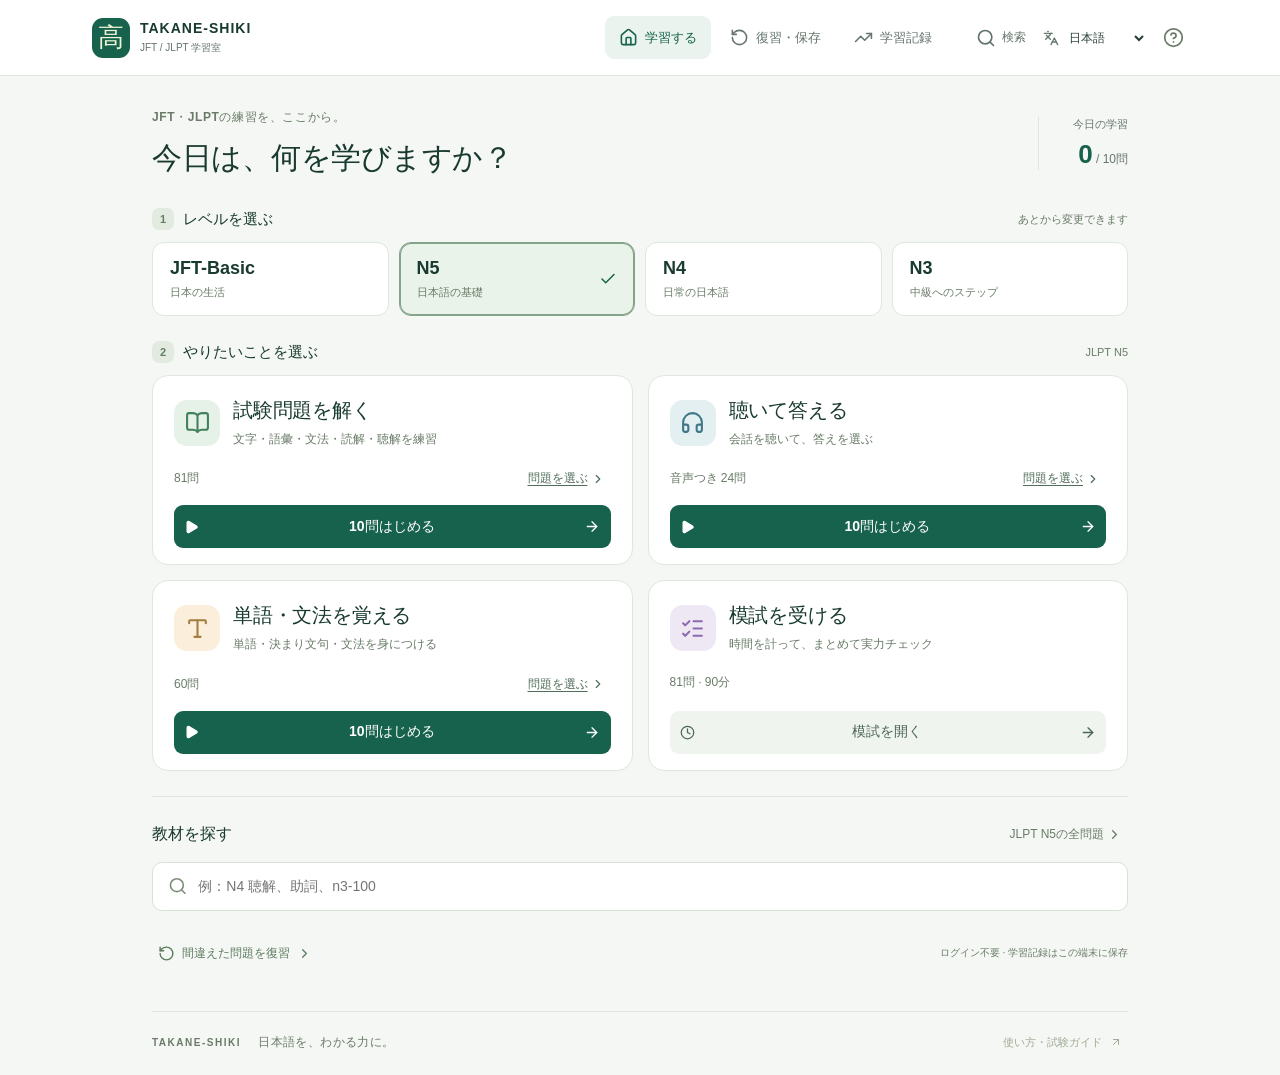
<file: index.html>
<!doctype html>
<html lang="en"><head><meta charset="UTF-8"><meta name="viewport" content="width=device-width,initial-scale=1"><meta name="theme-color" content="#174c3c"><meta name="description" content="JFT-Basic and JLPT N5, N4, N3: find exam practice, listening, words, grammar and full mock exams in one study home."><title>TAKANE-SHIKI | JFT・JLPT 学習室</title><link rel="icon" href="./exam-lab-favicon.svg"><link rel="manifest" href="./manifest.json">  <script type="module" crossorigin src="./exam-lab-assets-index-BFo6fZXa.js"></script>
  <link rel="stylesheet" crossorigin href="./exam-lab-assets-index-XvEvioqr.css">
</head><body><div id="root"></div></body></html>
</file>
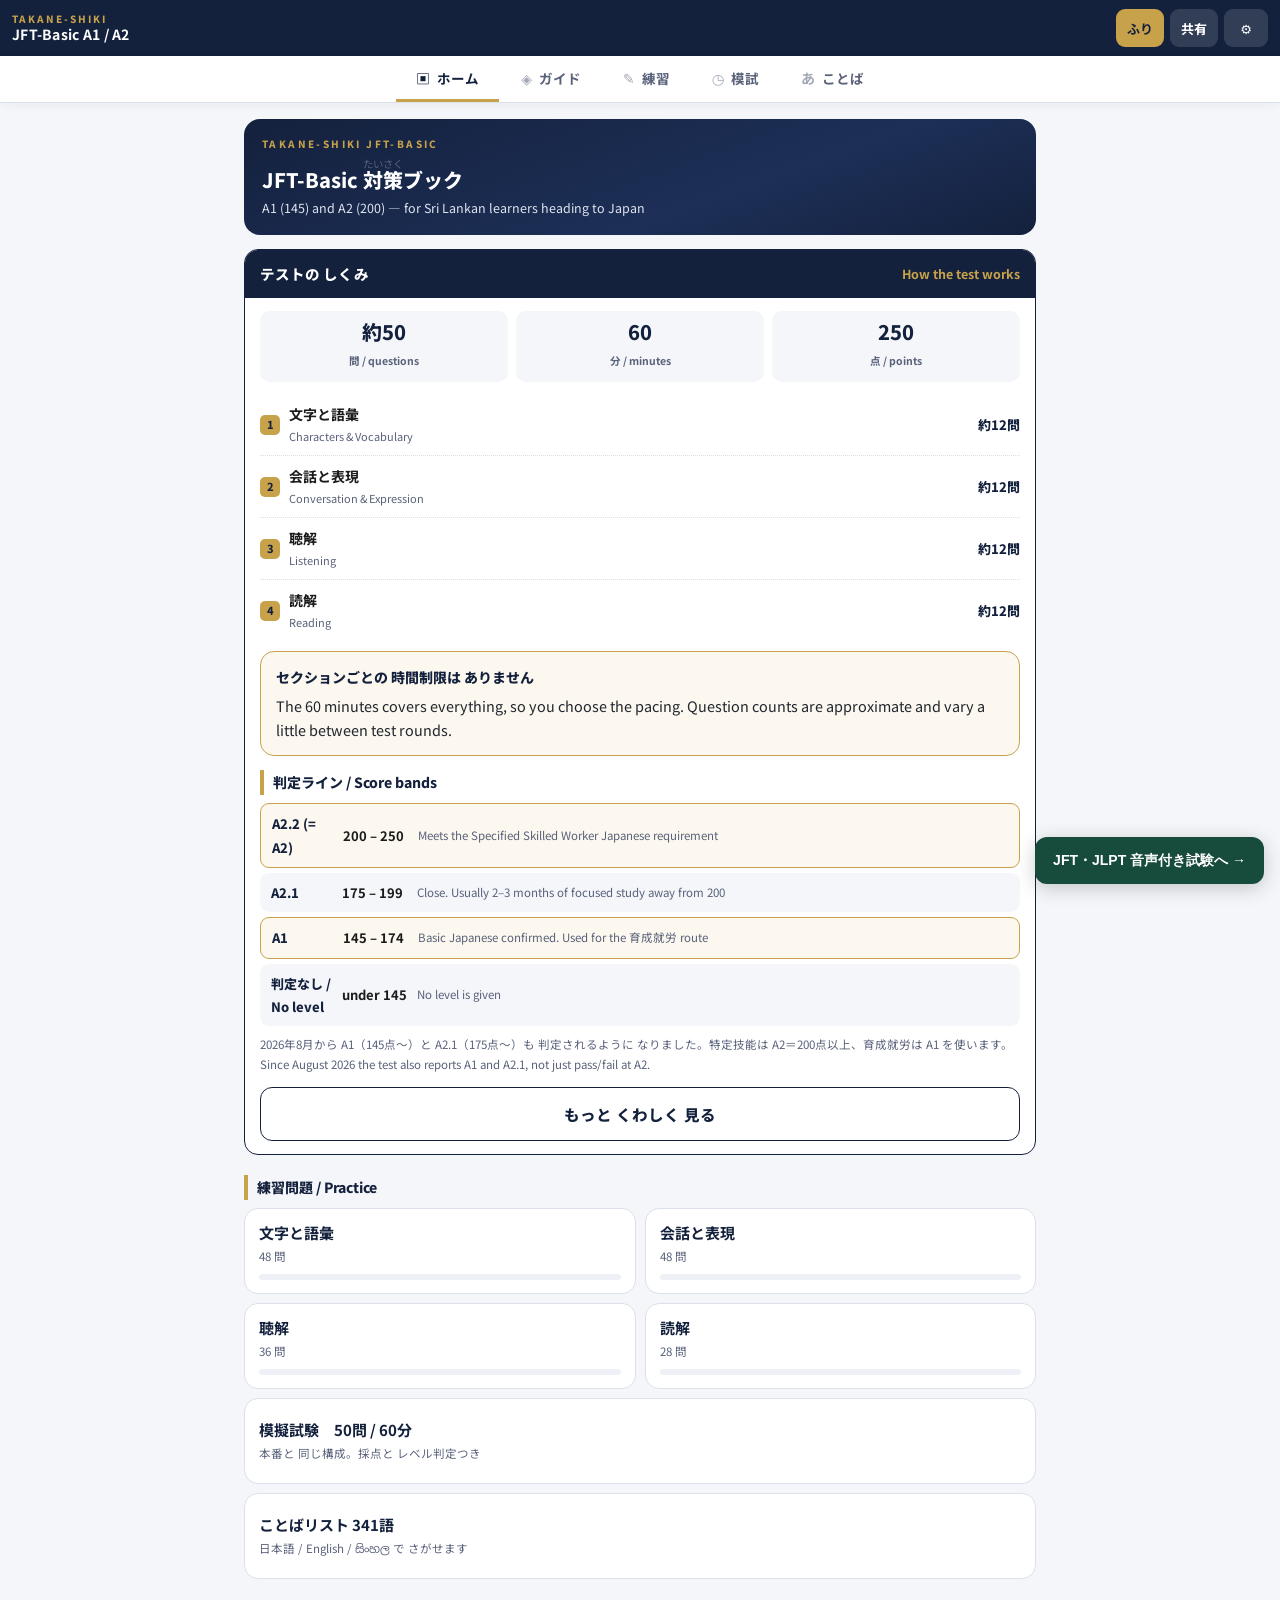
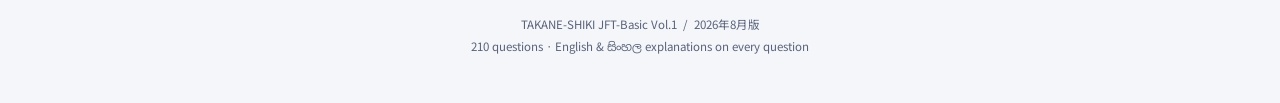
<file: jft-vol1.html>
<!doctype html>
<html lang="ja">
<head>
<meta charset="utf-8">
<meta name="viewport" content="width=device-width,initial-scale=1,viewport-fit=cover">
<meta name="theme-color" content="#14213D">
<link rel="manifest" href="manifest.json">
<link rel="apple-touch-icon" href="apple-touch-icon.png">
<meta name="apple-mobile-web-app-capable" content="yes">
<meta name="apple-mobile-web-app-status-bar-style" content="black-translucent">
<meta name="apple-mobile-web-app-title" content="JFT-Basic">
<meta name="mobile-web-app-capable" content="yes">
<meta name="description" content="JFT-Basic (A1/A2) preparation for Sri Lankan learners — 210 questions with English and Sinhala explanations.">
<title>タカネ式 JFT-Basic 対策 | TAKANE-SHIKI JFT-Basic</title>
<link rel="preconnect" href="https://fonts.googleapis.com">
<link rel="preconnect" href="https://fonts.gstatic.com" crossorigin>
<link href="https://fonts.googleapis.com/css2?family=Noto+Sans+JP:wght@400;700;800&family=Noto+Sans+Sinhala:wght@400;600&display=swap" rel="stylesheet">
<style>
:root{
  --navy:#14213D; --navy2:#1d2f57; --gold:#C8A24A; --gold-d:#8a6a14;
  --bg:#F4F6FA; --card:#fff; --line:#DBE0EA; --ink:#1b1b1b; --mute:#59627a;
  --ok:#2f6b34; --ok-bg:#EDF5EE; --ng:#a53b2c; --ng-bg:#FCF1EF;
  --r:14px; --fs:16px; --navh:60px;
}
*{box-sizing:border-box;-webkit-tap-highlight-color:transparent}
html{-webkit-text-size-adjust:100%}
body{
  margin:0;background:var(--bg);color:var(--ink);font-size:var(--fs);line-height:1.8;
  font-family:"Hiragino Kaku Gothic ProN","Noto Sans JP","Noto Sans Sinhala",
    system-ui,-apple-system,"Segoe UI",sans-serif;
}
body.rb-off ruby rt{visibility:hidden}
body.f-lg{--fs:18px} body.f-sm{--fs:14.5px}
ruby rt{font-size:.52em;font-weight:400;line-height:1;color:var(--mute)}
.si{display:block;font-family:"Noto Sans Sinhala",sans-serif;font-size:.88em;line-height:1.95;color:#3a4152;margin-top:3px}
.en{display:block;font-size:.9em;line-height:1.65;color:#20252e}
.ul{border-bottom:2px solid var(--navy);padding-bottom:1px}
button{font-family:inherit}

/* ==================================================== header */
header{
  position:sticky;top:0;z-index:60;background:var(--navy);color:#fff;
  padding:9px 12px;display:flex;align-items:center;gap:8px;min-height:52px;
}
header .logo{font-size:10px;letter-spacing:.2em;color:var(--gold);font-weight:800;line-height:1.3}
header .logo b{display:block;font-size:14px;letter-spacing:.02em;color:#fff}
header .sp{margin-left:auto;display:flex;gap:6px}
.iconbtn{
  background:rgba(255,255,255,.13);border:0;color:#fff;border-radius:9px;
  min-width:44px;height:38px;padding:0 11px;font-size:13px;font-weight:700;cursor:pointer
}
.iconbtn.on{background:var(--gold);color:var(--navy)}
.iconbtn:active{opacity:.75}

/* ==================================================== nav
   せまい画面 → 下に固定（親指が届く位置）
   ひろい画面 → ヘッダーのすぐ下にタブとして出す（下端まで目線を落とさせない） */
nav{
  position:fixed;bottom:0;left:0;right:0;z-index:60;background:#fff;
  border-top:1px solid var(--line);display:flex;
  padding-bottom:env(safe-area-inset-bottom);
  box-shadow:0 -2px 12px rgba(20,33,61,.06)
}
nav button{
  flex:1;border:0;background:none;padding:8px 2px;font-size:11px;color:var(--mute);
  cursor:pointer;line-height:1.35;font-weight:700;min-height:var(--navh);
  border-top:3px solid transparent
}
nav button i{display:block;font-size:20px;font-style:normal;margin-bottom:2px;opacity:.55}
nav button.on{color:var(--navy)}
nav button.on i{opacity:1}
body.runner nav{display:none}

main{max-width:820px;margin:0 auto;padding:16px 14px calc(var(--navh) + 24px)}
body.runner main{display:none}   /* 1問ずつ画面のときは通常ページを丸ごと隠す */

@media(min-width:720px){
  nav{
    position:sticky;top:52px;bottom:auto;border-top:0;border-bottom:1px solid var(--line);
    box-shadow:0 2px 10px rgba(20,33,61,.05);justify-content:center;gap:2px;
    padding:0 14px
  }
  nav button{
    flex:0 0 auto;min-height:0;padding:13px 20px 11px;font-size:13.5px;
    border-top:0;border-bottom:3px solid transparent
  }
  nav button i{display:inline;font-size:14px;margin:0 7px 0 0}
  nav button.on{border-bottom-color:var(--gold)}
  main{padding-bottom:40px}
  .rtop{top:52px}
  .actbar{position:sticky;border-radius:0 0 var(--r) var(--r)}
}
.view{display:none} .view.on{display:block}

/* ==================================================== generic */
h1.pt{font-size:21px;margin:2px 0 14px;color:var(--navy);font-weight:800;line-height:1.4}
h1.pt small{display:block;font-size:11px;color:var(--mute);font-weight:700;letter-spacing:.14em;margin-bottom:3px}
h2.sec{font-size:16.5px;color:var(--navy);margin:26px 0 10px;padding-bottom:7px;border-bottom:2.5px solid var(--gold)}
h3.sub{font-size:14px;color:var(--navy);margin:20px 0 8px;border-left:4px solid var(--gold);padding-left:9px;font-weight:800}
.card{background:var(--card);border:1px solid var(--line);border-radius:var(--r);padding:14px 15px;margin-bottom:11px}
.callout{background:#FCF8EF;border:1px solid var(--gold);border-radius:var(--r);padding:13px 15px;margin:11px 0}
.callout .lab{font-weight:800;color:var(--navy);font-size:14px;margin-bottom:4px}
.dark{background:var(--navy);color:#fff;border-radius:var(--r);padding:14px 16px;margin:11px 0}
.dark .lab{color:var(--gold);font-weight:800;margin-bottom:5px}
.dark .en{color:#eef1f7}.dark .si{color:#c9d2e4}
table{width:100%;border-collapse:collapse;margin:9px 0;font-size:.9em}
th{background:var(--navy);color:#fff;text-align:left;padding:8px 9px;font-size:.85em;font-weight:700}
td{border-bottom:1px solid var(--line);padding:8px 9px;vertical-align:top}
tr.hi td{background:#FCF8EF}
.tw{overflow-x:auto;-webkit-overflow-scrolling:touch}
a{color:#25457f;word-break:break-all}
.btn{background:var(--gold);color:var(--navy);border:0;border-radius:12px;padding:15px 20px;
  font-size:15.5px;font-weight:800;cursor:pointer;width:100%;min-height:52px}
.btn.sec{background:var(--navy);color:#fff}
.btn.ghost{background:#fff;color:var(--navy);border:1.5px solid var(--navy)}
.btn:active{opacity:.85}
.btn+.btn{margin-top:9px}

/* ==================================================== home */
.hero{background:linear-gradient(160deg,var(--navy),var(--navy2) 62%,var(--navy));
  color:#fff;border-radius:16px;padding:16px 18px;margin-bottom:14px}
.hero .k{font-size:10px;letter-spacing:.24em;color:var(--gold);font-weight:800}
.hero h2{font-size:20px;margin:5px 0 3px;font-weight:800;line-height:1.4}
.hero p{margin:0;font-size:12.5px;color:#dfe4ef}

/* テストのしくみ */
.spec{background:#fff;border:1.5px solid var(--navy);border-radius:var(--r);overflow:hidden;margin-bottom:14px}
.spec .hd{background:var(--navy);color:#fff;padding:11px 15px;font-weight:800;font-size:14.5px;
  display:flex;align-items:center;gap:8px}
.spec .hd em{margin-left:auto;font-style:normal;color:var(--gold);font-size:12.5px;font-weight:700}
.spec .bd{padding:13px 15px}
.kpi{display:flex;gap:8px;margin-bottom:12px}
.kpi div{flex:1;text-align:center;background:#F4F6FA;border-radius:10px;padding:9px 4px}
.kpi b{display:block;font-size:20px;color:var(--navy);font-weight:800;line-height:1.2}
.kpi span{font-size:10.5px;color:var(--mute);font-weight:700}
.slist{margin:0 0 10px;padding:0;list-style:none}
.slist li{display:flex;align-items:center;gap:9px;padding:8px 0;border-bottom:1px dotted var(--line);font-size:14px}
.slist li:last-child{border-bottom:0}
.slist .no{flex:0 0 20px;height:20px;background:var(--gold);color:var(--navy);border-radius:5px;
  font-size:11px;font-weight:800;display:flex;align-items:center;justify-content:center}
.slist .nm{flex:1;font-weight:700}
.slist .nm i{display:block;font-style:normal;font-size:11px;color:var(--mute);font-weight:400}
.slist .qq{color:var(--navy);font-weight:800;font-size:13px;white-space:nowrap}
.bands{display:flex;flex-direction:column;gap:5px;margin-top:4px}
.band{display:flex;align-items:center;gap:9px;border-radius:9px;padding:8px 11px;font-size:13px;
  background:#F4F6FA}
.band.hi{background:#FCF8EF;border:1px solid var(--gold)}
.band b{flex:0 0 62px;font-weight:800;color:var(--navy)}
.band .sc{flex:0 0 66px;font-weight:700;font-variant-numeric:tabular-nums}
.band .ms{flex:1;font-size:11.5px;color:var(--mute);line-height:1.5}
.note{font-size:11.5px;color:var(--mute);line-height:1.7;margin-top:9px}

.tiles{display:grid;grid-template-columns:repeat(2,1fr);gap:9px;margin-bottom:9px}
.tile{background:#fff;border:1px solid var(--line);border-radius:var(--r);padding:13px 14px;
  text-align:left;font-size:14px;cursor:pointer;color:var(--ink);min-height:86px}
.tile b{display:block;color:var(--navy);font-size:15px;margin-bottom:2px}
.tile span{font-size:11.5px;color:var(--mute)}
.tile .bar{height:6px;background:#EDF0F5;border-radius:3px;margin-top:9px;overflow:hidden}
.tile .bar i{display:block;height:100%;background:var(--gold);width:0;transition:width .3s}
.wide{grid-template-columns:1fr}

/* ==================================================== runner */
.rtop{position:sticky;top:52px;z-index:55;background:#fff;border-bottom:1px solid var(--line)}
.rbar{display:flex;align-items:center;gap:8px;padding:8px 12px;min-height:52px}
.rbar .back{background:none;border:0;font-size:22px;color:var(--navy);cursor:pointer;
  width:40px;height:40px;line-height:1}
.rbar .ttl{flex:1;font-size:13.5px;font-weight:800;color:var(--navy);line-height:1.3}
.rbar .ttl i{display:block;font-style:normal;font-size:11px;color:var(--mute);font-weight:600}
.rbar .cnt{font-size:13px;font-weight:800;color:var(--navy);font-variant-numeric:tabular-nums}
.rbar .gridbtn{background:#F0F3F8;border:0;border-radius:9px;width:42px;height:38px;
  font-size:15px;color:var(--navy);cursor:pointer}
.pbar{height:4px;background:#EDF0F5}
.pbar i{display:block;height:100%;background:var(--gold);transition:width .25s}
.rclock{background:var(--navy);color:#fff;padding:7px 12px;display:flex;align-items:center;gap:10px;
  font-size:13px;font-weight:700}
.rclock .clk{font-size:18px;color:var(--gold);font-variant-numeric:tabular-nums}
.rclock.low .clk{color:#ff9c8e}
.rclock .rest{margin-left:auto;color:#c9d2e4;font-size:12px}

.stage{padding:14px 14px 130px;max-width:820px;margin:0 auto}
.qcard{background:#fff;border:1px solid var(--line);border-radius:var(--r);padding:15px 15px 17px}
.qh{display:flex;align-items:center;gap:8px;margin-bottom:9px}
.qt{font-size:12px;color:var(--mute);font-weight:700}
.lv{margin-left:auto;font-size:10.5px;font-weight:800;padding:3px 9px;border-radius:6px}
.lv.a1{background:#E8EEF8;color:#25457f}.lv.a2{background:#FCF8EF;color:var(--gold-d)}
.lv.a2h{background:var(--navy);color:var(--gold)}
.stem{font-size:.9em;color:var(--mute);margin-bottom:9px}
.mat{background:#FAFBFD;border:1px solid var(--line);border-radius:11px;padding:12px 13px;margin:9px 0;font-size:.96em}
.mat table{margin:0;font-size:.9em}.mat th{padding:6px 8px}.mat td{padding:6px 8px}
.prompt{margin:10px 0;font-size:1.06em;line-height:2}
.ch{list-style:none;margin:14px 0 0;padding:0}
.ch li{display:flex;gap:11px;align-items:center;border:1.5px solid var(--line);border-radius:12px;
  padding:14px 14px;margin-bottom:9px;cursor:pointer;background:#fff;min-height:56px;transition:.12s}
.ch li:active{transform:scale(.99)}
.ch li .n{flex:0 0 26px;height:26px;border:1.5px solid var(--navy);border-radius:50%;
  display:flex;align-items:center;justify-content:center;font-size:12.5px;font-weight:800;color:var(--navy)}
.ch li.sel{border-color:var(--navy);background:#EEF2F9}
.ch li.sel .n{background:var(--navy);color:#fff}
.ch li.ok{border-color:#7fae84;background:var(--ok-bg)}
.ch li.ok .n{background:var(--ok);border-color:var(--ok);color:#fff}
.ch li.ng{border-color:#d5a9a4;background:var(--ng-bg)}
.ch li.ng .n{background:var(--ng);border-color:var(--ng);color:#fff}
.ch.done li{cursor:default}

/* audio */
.audio{background:var(--navy);color:#fff;border-radius:13px;padding:13px 14px;margin:10px 0}
.audio .top{display:flex;align-items:center;gap:11px}
.audio .scene{flex:1;font-size:.94em;line-height:1.8}
.play{background:var(--gold);color:var(--navy);border:0;border-radius:50%;width:50px;height:50px;
  font-size:19px;cursor:pointer;flex:0 0 50px;font-weight:800}
.play:disabled{opacity:.4}
.audio .ctl{display:flex;align-items:center;gap:10px;margin-top:11px;font-size:12px;color:#c9d2e4}
.audio input[type=range]{flex:1;accent-color:var(--gold);height:26px}
.audio .st{font-size:11.5px;color:var(--gold);margin-top:7px;line-height:1.6}
.audio .trk{font-size:10.5px;color:#8fa0c2;margin-top:3px}
.scrtoggle{background:none;border:1px solid rgba(255,255,255,.35);color:#fff;border-radius:9px;
  padding:9px 13px;font-size:12.5px;cursor:pointer;margin-top:10px;width:100%;min-height:42px}
.scr{margin-top:10px;background:rgba(0,0,0,.24);border-radius:10px;padding:11px 12px;font-size:.93em;display:none}
.scr.on{display:block}
.scr .ln{margin-bottom:6px;display:flex;gap:9px}
.scr .sp{color:var(--gold);font-weight:800;font-size:.85em;flex:0 0 28px}
.scr .cur{background:rgba(200,162,74,.3);border-radius:5px}

/* explanation */
.exp{margin-top:16px;background:#fff;border:1px solid var(--line);border-radius:var(--r);
  padding:14px 15px;animation:pop .18s ease-out}
@keyframes pop{from{opacity:0;transform:translateY(6px)}to{opacity:1;transform:none}}
.verdict{font-weight:800;font-size:16px;margin-bottom:9px;display:flex;align-items:center;gap:8px}
.verdict.ok{color:var(--ok)}.verdict.ng{color:var(--ng)}
.verdict .tag{font-size:11px;background:#F0F3F8;color:var(--mute);border-radius:6px;padding:3px 8px;margin-left:auto}
.ansline{background:var(--ok-bg);border:1px solid #7fae84;border-radius:10px;padding:10px 12px;
  margin-bottom:11px;font-size:1.02em}
.ansline b{color:var(--ok);margin-right:6px}
.exp .ja{font-size:.98em;margin-bottom:11px;line-height:1.95}
.tabs{display:flex;gap:6px;margin-bottom:9px}
.tabs button{flex:1;border:1.5px solid var(--line);background:#fff;border-radius:9px;padding:8px 4px;
  font-size:12.5px;font-weight:700;color:var(--mute);cursor:pointer;min-height:40px}
.tabs button.on{background:var(--navy);color:#fff;border-color:var(--navy)}
.tp{display:none}.tp.on{display:block}
.ww{background:var(--ng-bg);border-radius:11px;padding:11px 12px;margin:11px 0 0}
.ww .lab{font-size:11.5px;font-weight:800;color:var(--ng);margin-bottom:7px}
.ww .it{display:flex;gap:9px;margin-bottom:9px;font-size:.9em;line-height:1.7}
.ww .it:last-child{margin-bottom:0}
.ww .it b{color:var(--ng);flex:0 0 18px}
.words{border-top:1px dotted var(--line);padding-top:10px;margin-top:11px}
.words .wl{background:var(--navy);color:var(--gold);font-size:10.5px;padding:3px 8px;border-radius:5px;font-weight:800}
.words .w{display:block;font-size:.92em;margin-top:7px;line-height:1.7}
.words .w i{color:var(--mute);font-style:normal;margin-left:7px}
.words .w .s{font-family:"Noto Sans Sinhala";color:#3a4152;margin-left:7px;font-size:.92em}

/* bottom action bar */
.actbar{position:fixed;bottom:0;left:0;right:0;z-index:58;background:#fff;
  border-top:1px solid var(--line);padding:10px 14px calc(10px + env(safe-area-inset-bottom));
  display:flex;gap:9px;max-width:820px;margin:0 auto;box-shadow:0 -2px 14px rgba(20,33,61,.08)}
.actbar .btn{margin:0}
.actbar .half{flex:0 0 40%}

/* number grid sheet */
.sheet{position:fixed;inset:0;z-index:90;background:rgba(10,16,30,.55);display:none;align-items:flex-end}
.sheet.on{display:flex}
.sheet .box{background:#fff;width:100%;border-radius:20px 20px 0 0;padding:18px 16px 28px;
  max-height:84vh;overflow:auto;margin:0 auto;max-width:820px}
.sheet h3{margin:0 0 13px;color:var(--navy);font-size:16.5px}
.ngrid{display:grid;grid-template-columns:repeat(6,1fr);gap:7px;margin-bottom:14px}
.ngrid button{border:1.5px solid var(--line);background:#fff;border-radius:9px;height:44px;
  font-size:13.5px;font-weight:700;color:var(--ink);cursor:pointer}
.ngrid button.ok{background:var(--ok-bg);border-color:#7fae84;color:var(--ok)}
.ngrid button.ng{background:var(--ng-bg);border-color:#d5a9a4;color:var(--ng)}
.ngrid button.sel{background:#EEF2F9;border-color:var(--navy);color:var(--navy)}
.ngrid button.cur{outline:3px solid var(--gold);outline-offset:1px}
.srow{margin-bottom:15px}
.srow .lb{font-size:12.5px;color:var(--mute);font-weight:700;margin-bottom:7px}
.seg{display:flex;gap:6px}
.seg button{flex:1;border:1.5px solid var(--line);background:#fff;border-radius:10px;padding:11px 4px;
  font-size:13px;font-weight:700;color:var(--mute);cursor:pointer;min-height:46px}
.seg button.on{background:var(--navy);color:#fff;border-color:var(--navy)}

/* result */
.result{background:#fff;border:2px solid var(--navy);border-radius:var(--r);padding:22px 18px;
  text-align:center;margin-bottom:13px}
.result .big{font-size:46px;font-weight:800;color:var(--navy);line-height:1.1}
.result .big small{font-size:17px;color:var(--mute)}
.result .lvl{display:inline-block;background:var(--gold);color:var(--navy);border-radius:10px;
  padding:7px 20px;font-weight:800;font-size:17px;margin-top:10px}
.result .msg{font-size:13px;color:var(--mute);margin-top:12px;line-height:1.8}
.rev{background:#fff;border:1px solid var(--line);border-radius:var(--r);padding:13px 15px;margin-bottom:10px}
.rev .rh{display:flex;align-items:center;gap:8px;margin-bottom:8px;font-weight:800;font-size:14px}
.rev .rh .num{background:var(--navy);color:#fff;border-radius:7px;min-width:28px;height:26px;
  display:flex;align-items:center;justify-content:center;font-size:13px}
.rev .rh .mk{margin-left:auto;font-size:12px;font-weight:700}
.rev .rh .mk.ok{color:var(--ok)}.rev .rh .mk.ng{color:var(--ng)}

/* vocab */
.search{width:100%;border:1.5px solid var(--line);border-radius:12px;padding:13px 14px;
  font-size:16px;font-family:inherit;margin-bottom:11px;background:#fff;min-height:50px}
.vrow{display:flex;gap:11px;background:#fff;border:1px solid var(--line);border-radius:11px;
  padding:10px 12px;margin-bottom:6px;font-size:.94em}
.vrow .ja{flex:0 0 38%;font-weight:700}
.vrow .rest i{color:var(--mute);font-style:normal;display:block}
.vrow .rest .s{font-family:"Noto Sans Sinhala";color:#3a4152;font-size:.92em;display:block}

/* guide sub-tabs */
.subtabs{display:flex;gap:6px;overflow-x:auto;padding-bottom:3px;margin-bottom:14px;
  -webkit-overflow-scrolling:touch}
.subtabs button{border:1.5px solid var(--line);background:#fff;border-radius:20px;padding:9px 15px;
  font-size:13px;font-weight:700;color:var(--mute);cursor:pointer;white-space:nowrap;min-height:42px}
.subtabs button.on{background:var(--navy);color:#fff;border-color:var(--navy)}
.step{display:flex;gap:11px;background:#fff;border:1px solid var(--line);
  border-left:4px solid var(--navy);border-radius:11px;padding:12px 13px;margin-bottom:2px}
.step .n{flex:0 0 26px;height:26px;background:var(--navy);color:#fff;border-radius:50%;
  display:flex;align-items:center;justify-content:center;font-size:12.5px;font-weight:800}
.arrow{text-align:center;color:var(--gold);font-size:12px;margin:2px 0}
.dd{display:grid;gap:10px;margin-top:12px}
@media(min-width:620px){.dd{grid-template-columns:1fr 1fr}}
.do{background:#F2F7F2;border:1px solid #9dbb9d;border-radius:var(--r);padding:13px 14px}
.dont{background:#FCF3F2;border:1px solid #d5a9a4;border-radius:var(--r);padding:13px 14px}
.dd .lab{font-weight:800;font-size:13.5px;margin-bottom:6px}
.do .lab{color:var(--ok)}.dont .lab{color:var(--ng)}
.dd ul{margin:0;padding-left:17px}.dd li{margin-bottom:8px;font-size:.93em}
.foot{text-align:center;color:var(--mute);font-size:11.5px;padding:26px 0 6px;line-height:1.9}

/* ==================================================== 共有シート */
.qrbox{text-align:center;background:#fff;border:1px solid var(--line);border-radius:var(--r);
  padding:16px 14px 12px;margin-bottom:12px}
.qrbox svg{max-width:100%;height:auto;display:block;margin:0 auto}
.qrurl{margin-top:10px;font-size:12px;color:var(--mute);word-break:break-all;line-height:1.6}
.warn2{background:var(--ng-bg);border:1px solid #d5a9a4;border-radius:var(--r);
  padding:12px 14px;margin-bottom:12px;font-size:13.5px;line-height:1.8}
.en2{display:block;font-size:.88em;color:var(--mute);margin-top:5px;line-height:1.65}

</style>
</head>
<body>
<a href="./exam-lab.html" style="position:fixed;right:16px;bottom:16px;z-index:99999;background:#174c3c;color:#fff;padding:13px 18px;border-radius:12px;font:700 14px/1.5 sans-serif;text-decoration:none;box-shadow:0 4px 20px #0003" aria-label="JFT・JLPT N5 N4 N3 音声付き試験を開く">JFT・JLPT 音声付き試験へ →</a>


<header>
  <div class="logo">TAKANE-SHIKI<b>JFT-Basic A1 / A2</b></div>
  <div class="sp">
    <button class="iconbtn on" id="btn-ruby" title="ふりがな">ふり</button>
    <button class="iconbtn" id="btn-share" title="友だちに送る">共有</button>
    <button class="iconbtn" id="btn-set" title="設定">⚙</button>
  </div>
</header>

<nav>
  <button data-v="home" class="on"><i>▣</i>ホーム</button>
  <button data-v="guide"><i>◈</i>ガイド</button>
  <button data-v="practice"><i>✎</i>練習</button>
  <button data-v="mock"><i>◷</i>模試</button>
  <button data-v="vocab"><i>あ</i>ことば</button>
</nav>

<main>
  <section class="view on" id="v-home"></section>
  <section class="view" id="v-guide"></section>
  <section class="view" id="v-practice"></section>
  <section class="view" id="v-mock"></section>
  <section class="view" id="v-vocab"></section>
  <div class="foot">TAKANE-SHIKI JFT-Basic Vol.1 &nbsp;/&nbsp; 2026年8月版<br>
  210 questions · English &amp; සිංහල explanations on every question</div>
</main>

<!-- 1問ずつ解く画面。ナビを隠して全画面で使う -->
<section class="view" id="v-run"></section>

<div class="sheet" id="sheet"><div class="box"></div></div>

<script>window.JFT={"guide":{"meta":{"title_ja":"タカネ式 JFT-Basic 対策ブック","title_en":"TAKANE-SHIKI JFT-Basic Preparation Book","title_si":"TAKANE-SHIKI JFT-Basic සූදානම් වීමේ පොත","subtitle_en":"A1 (145) and A2 (200) — for Sri Lankan learners heading to Japan","subtitle_si":"A1 (145) සහ A2 (200) — ජපානයට යන ශ්‍රී ලාංකික ඉගෙනුම්කරුවන් සඳහා","volume":"Vol. 1","edition":"2026年8月版 / August 2026 Edition"},"chapters":[{"id":"G1","title_en":"1. What is JFT-Basic?","title_si":"1. JFT-Basic යනු කුමක්ද?","blocks":[{"type":"para","en":"JFT-Basic (the Japan Foundation Test for Basic Japanese) measures whether you can communicate in the Japanese you actually need to live and work in Japan. It is not a school grammar exam. Every question is built on a real situation: a factory instruction, a hospital reception desk, a train announcement, a notice on the dormitory wall.","si":"JFT-Basic (Japan Foundation Test for Basic Japanese) මගින් මනිනු ලබන්නේ ජපානයේ ජීවත් වීමට හා වැඩ කිරීමට ඔබට සැබැවින්ම අවශ්‍ය ජපන් භාෂාවෙන් සන්නිවේදනය කළ හැකිද යන්නයි. එය පාසල් ව්‍යාකරණ විභාගයක් නොවේ. සෑම ප්‍රශ්නයක්ම සැබෑ තත්ත්වයක් මත ගොඩනගා ඇත: කර්මාන්තශාලා උපදෙසක්, රෝහල් පිළිගැනීමේ කවුන්ටරයක්, දුම්රිය නිවේදනයක්, නේවාසිකාගාර බිත්තියේ දැන්වීමක්."},{"type":"para","en":"It is a Computer Based Test (CBT). You sit at a computer, read the questions on screen, and listen through headphones. You get your score on the screen as soon as you finish.","si":"එය පරිගණක පාදක විභාගයකි (CBT). ඔබ පරිගණකයක් ඉදිරියේ වාඩි වී, තිරයේ ඇති ප්‍රශ්න කියවා, හෙඩ්ෆෝන් හරහා අසන්න. විභාගය අවසන් වූ වහාම ඔබේ ලකුණු තිරයේ දිස්වේ."},{"type":"callout","label_en":"Who needs this test","label_si":"මෙම විභාගය අවශ්‍ය කාටද","en":"Specified Skilled Worker (特定技能): you need A2 — 200 points or more.\nTraining & Employment (育成就労, starting April 2027): the A1 judgement added in August 2026 is used here.\nThe result never expires. Once you pass, it is yours.","si":"විශේෂිත නිපුණතා සේවක (特定技能): ඔබට A2 — ලකුණු 200ක් හෝ ඊට වැඩි ප්‍රමාණයක් අවශ්‍යයි.\nපුහුණු හා රැකියා (育成就労, 2027 අප්‍රේල් සිට): 2026 අගෝස්තු මාසයේ එකතු කළ A1 නිර්ණය මෙහිදී භාවිතා වේ.\nප්‍රතිඵලය කිසිදා කල් ඉකුත් නොවේ. එක් වරක් සමත් වූ පසු, එය ඔබේය."}]},{"id":"G2","title_en":"2. Levels and scores — what changed in August 2026","title_si":"2. මට්ටම් සහ ලකුණු — 2026 අගෝස්තුවේ වෙනස් වූ දේ","blocks":[{"type":"para","en":"Until July 2026 the test only told you one thing: did you reach A2 or not. From August 2026 it reports three levels. This matters: a score of 160 used to mean nothing on paper. Now it is a recorded A1 result.","si":"2026 ජූලි දක්වා විභාගය ඔබට කීවේ එක් දෙයක් පමණි: ඔබ A2 ට ළඟා වූවාද නැද්ද යන්නයි. 2026 අගෝස්තු සිට එය මට්ටම් තුනක් වාර්තා කරයි. මෙය වැදගත්: ලකුණු 160ක් කලින් කිසිවක් අදහස් නොකළේය. දැන් එය වාර්තාගත A1 ප්‍රතිඵලයකි."},{"type":"scoretable","rows":[{"band":"A2.2 (= A2)","score":"200 – 250","meaning_en":"Meets the Specified Skilled Worker Japanese requirement","meaning_si":"විශේෂිත නිපුණතා සේවක ජපන් භාෂා අවශ්‍යතාව සපුරයි","highlight":true},{"band":"A2.1","score":"175 – 199","meaning_en":"Close. Usually 2–3 months of focused study away from 200","meaning_si":"සමීපයි. සාමාන්‍යයෙන් 200 සිට මාස 2–3ක අවධානයෙන් යුත් අධ්‍යයනයක් ඉතිරියි","highlight":false},{"band":"A1","score":"145 – 174","meaning_en":"Basic Japanese confirmed. Used for the 育成就労 route","meaning_si":"මූලික ජපන් භාෂාව තහවුරු වී ඇත. 育成就労 මාර්ගය සඳහා භාවිතා වේ","highlight":true},{"band":"判定なし / No level","score":"under 145","meaning_en":"No level is given","meaning_si":"මට්ටමක් ලබා නොදේ","highlight":false}]},{"type":"callout","label_en":"How this book is built","label_si":"මෙම පොත ගොඩනගා ඇති ආකාරය","en":"Every practice question is marked A1 or A2. If your goal is 145, do the A1 questions until you get 90% right, then start A2. If your goal is 200, do both — the A1 questions are the foundation the A2 questions stand on.","si":"සෑම අභ්‍යාස ප්‍රශ්නයක්ම A1 හෝ A2 ලෙස සලකුණු කර ඇත. ඔබේ ඉලක්කය 145 නම්, 90%ක් නිවැරදි වන තුරු A1 ප්‍රශ්න කරන්න, පසුව A2 ආරම්භ කරන්න. ඔබේ ඉලක්කය 200 නම්, දෙකම කරන්න — A1 ප්‍රශ්න යනු A2 ප්‍රශ්න පිහිටා ඇති පදනමයි."}]},{"id":"G3","title_en":"3. The shape of the test","title_si":"3. විභාගයේ ස්වරූපය","blocks":[{"type":"structtable","rows":[{"no":"1","name_ja":"文字と語彙","name_en":"Characters & Vocabulary","q":"approx. 12","content_en":"Word meaning, word usage, kanji reading, kanji meaning","content_si":"වචනයේ අර්ථය, වචන භාවිතය, කන්ජි කියවීම"},{"no":"2","name_ja":"会話と表現","name_en":"Conversation & Expression","q":"approx. 12","content_en":"Grammar, expressions — what do you say in this situation","content_si":"ව්‍යාකරණ, ප්‍රකාශන — මෙම තත්ත්වයේදී ඔබ කුමක් කියනවාද"},{"no":"3","name_ja":"聴解","name_en":"Listening","q":"approx. 12","content_en":"Social exchanges, shops and public offices, instructions and announcements","content_si":"සමාජ සංවාද, සාප්පු සහ රාජ්‍ය කාර්යාල, උපදෙස් සහ නිවේදන"},{"no":"4","name_ja":"読解","name_en":"Reading","q":"approx. 12","content_en":"Understanding content, finding information in notices and tables","content_si":"අන්තර්ගතය තේරුම් ගැනීම, දැන්වීම් හා වගු තුළින් තොරතුරු සොයා ගැනීම"}],"footer_en":"Approximately 50 questions in 60 minutes. Total 250 points. There is NO time limit on each section — the 60 minutes covers everything, so you control the pacing.","footer_si":"විනාඩි 60ක් තුළ ප්‍රශ්න 50ක් පමණ. මුළු ලකුණු 250යි. එක් එක් කොටසට වෙන වෙනම කාල සීමාවක් නොමැත — විනාඩි 60 සියල්ල ආවරණය කරයි, එබැවින් වේගය ඔබ පාලනය කරයි."}]},{"id":"G4","title_en":"4. The five rules that catch people out","title_si":"4. මිනිසුන් අසමත් කරන නීති පහ","blocks":[{"type":"rules","items":[{"n":"1","en":"The listening audio plays up to TWO times. Do not panic on the first play. Use the first play to understand the situation, the second to confirm the detail.","si":"ශ්‍රවණ ශබ්දය දෙවරක් දක්වා වාදනය වේ. පළමු වාරයේදී කලබල නොවන්න. තත්ත්වය තේරුම් ගැනීමට පළමු වාරය භාවිතා කරන්න, විස්තර තහවුරු කිරීමට දෙවැන්න."},{"n":"2","en":"You can review and change answers INSIDE a section. But once you move to the next section, you can never go back. Check before you press forward.","si":"එක් කොටසක් තුළ පිළිතුරු නැවත බලා වෙනස් කළ හැක. නමුත් ඊළඟ කොටසට ගිය පසු, ඔබට කිසිදා ආපසු යා නොහැක. ඉදිරියට යාමට පෙර පරීක්ෂා කරන්න."},{"n":"3","en":"There is no penalty for a wrong answer. Never leave a question blank. If time is running out, choose something for every remaining question.","si":"වැරදි පිළිතුරකට දඬුවමක් නැත. කිසිදා ප්‍රශ්නයක් හිස්ව නොතබන්න. කාලය අවසන් වන්නේ නම්, ඉතිරි සෑම ප්‍රශ්නයකටම යමක් තෝරන්න."},{"n":"4","en":"If you score 199 or below you may retake — but you must wait 45 days from your test date. Plan your test dates backwards from the date the employer needs the certificate.","si":"ඔබ ලකුණු 199ක් හෝ ඊට අඩුවෙන් ලබා ගන්නේ නම් නැවත විභාගයට පෙනී සිටිය හැක — නමුත් ඔබේ විභාග දිනයේ සිට දින 45ක් රැඳී සිටිය යුතුය. සේවා යෝජකයාට සහතිකය අවශ්‍ය දිනයේ සිට පසුපසට ඔබේ විභාග දින සැලසුම් කරන්න."},{"n":"5","en":"Bring your Confirmation Letter and an original, unexpired photo ID whose name matches your registration exactly. A mismatched name means you cannot sit. Entry opens 45 minutes before; arrive 30 minutes early.","si":"ඔබේ තහවුරු කිරීමේ ලිපිය සහ ලියාපදිංචියට හරියටම ගැලපෙන නමක් සහිත, කල් ඉකුත් නොවූ මුල් ඡායාරූප හැඳුනුම්පත ගෙන එන්න. නම නොගැලපේ නම් ඔබට විභාගයට පෙනී සිටිය නොහැක. ඇතුළු වීම විනාඩි 45කට පෙර ආරම්භ වේ; විනාඩි 30කට කලින් පැමිණෙන්න."}]},{"type":"factbox","title_en":"Sri Lanka — the numbers","title_si":"ශ්‍රී ලංකාව — සංඛ්‍යා","items_en":["Test centre: Colombo. Test windows run roughly every two months (6 rounds per year).","Test fee: LKR 12,000.","In the June–July 2025 round, 1,349 people sat the test in Sri Lanka and 50.1% reached the standard score.","That means half the room fails. The half that passes is the half that practised the format, not just the language."],"items_si":["විභාග මධ්‍යස්ථානය: කොළඹ. විභාග කවුළු ආසන්න වශයෙන් සෑම මාස දෙකකට වරක් (වසරකට වට 6ක්).","විභාග ගාස්තුව: රු. 12,000.","2025 ජූනි–ජූලි වටයේදී, ශ්‍රී ලංකාවේ පුද්ගලයින් 1,349ක් විභාගයට පෙනී සිටි අතර 50.1%ක් සම්මත ලකුණට ළඟා විය.","එනම් කාමරයේ අඩක් අසමත් වේ. සමත් වන අඩ යනු භාෂාව පමණක් නොව ආකෘතියද පුහුණු වූ අඩයි."]}]},{"id":"G5","title_en":"5. How to study — the 8-week plan","title_si":"5. අධ්‍යයනය කරන ආකාරය — සති 8 සැලැස්ම","blocks":[{"type":"para","en":"Eight weeks is enough to move one level if you study every day. The plan below assumes 90 minutes on weekdays and 3 hours on one weekend day. Adjust the pace, but do not skip the order — listening improves last, so it must start first.","si":"ඔබ දිනපතා ඉගෙන ගන්නේ නම් මට්ටමක් ඉහළ යාමට සති අටක් ප්‍රමාණවත්ය. පහත සැලැස්ම සතියේ දිනවල විනාඩි 90ක් සහ සති අන්තයේ එක් දිනක පැය 3ක් උපකල්පනය කරයි. වේගය සකසන්න, නමුත් අනුපිළිවෙල මඟ නොහරින්න — ශ්‍රවණය අවසානයේ දියුණු වන බැවින්, එය මුලින්ම ආරම්භ විය යුතුය."},{"type":"weekplan","rows":[{"w":"Week 1–2","focus_en":"Foundation","task_en":"Irodori Starter/Elementary 1, units 1–6. Learn 20 words a day from the word lists at the back of this book. Listen to Part 3 audio once a day even if you understand nothing.","task_si":"Irodori Starter/Elementary 1, ඒකක 1–6. මෙම පොතේ පිටුපස වචන ලැයිස්තුවෙන් දිනකට වචන 20ක් ඉගෙන ගන්න. කිසිවක් නොතේරුණත් දිනකට වරක් Part 3 ශබ්දය අසන්න."},{"w":"Week 3–4","focus_en":"Characters & Vocabulary","task_en":"Part 2 Section 1 of this book, all 48 questions. Read every explanation, including the wrong answers. Write each kanji 5 times.","task_si":"මෙම පොතේ Part 2 කොටස 1, ප්‍රශ්න 48ම. වැරදි පිළිතුරු ඇතුළුව සෑම පැහැදිලි කිරීමක්ම කියවන්න. එක් එක් කන්ජි 5 වතාවක් ලියන්න."},{"w":"Week 4–5","focus_en":"Conversation","task_en":"Part 2 Section 2. Say every correct answer out loud 3 times. This section is about reflexes, not knowledge.","task_si":"Part 2 කොටස 2. සෑම නිවැරදි පිළිතුරක්ම හඬ නඟා 3 වතාවක් කියන්න. මෙම කොටස දැනුම නොව ප්‍රතීකයන් පිළිබඳයි."},{"w":"Week 5–6","focus_en":"Listening","task_en":"Part 2 Section 3. First listen without the script. Then read the script. Then shadow the audio — speak at the same time as the recording.","task_si":"Part 2 කොටස 3. පළමුව පිටපත නොමැතිව අසන්න. පසුව පිටපත කියවන්න. පසුව ශබ්දය අනුගමනය කරන්න — පටිගත කිරීම සමඟම කථා කරන්න."},{"w":"Week 6–7","focus_en":"Reading","task_en":"Part 2 Section 4. Time yourself: 90 seconds per question. Reading is where people run out of time on test day.","task_si":"Part 2 කොටස 4. කාලය ගණන් කරන්න: ප්‍රශ්නයකට තත්පර 90ක්. විභාග දිනයේ මිනිසුන්ට කාලය ඉවර වන්නේ කියවීමේදීය."},{"w":"Week 8","focus_en":"Mock test & repair","task_en":"Sit the mock test in Part 3 in one sitting, 60 minutes, no dictionary. Score it. Then go back and redo only the question types you got wrong.","task_si":"Part 3 හි ආදර්ශ විභාගය එක් වාරයකදී, විනාඩි 60ක්, ශබ්දකෝෂයක් නොමැතිව කරන්න. ලකුණු දෙන්න. පසුව ආපසු ගොස් ඔබට වැරදුණු ප්‍රශ්න වර්ග පමණක් නැවත කරන්න."}]},{"type":"callout","label_en":"The one habit that matters most","label_si":"වඩාත්ම වැදගත් එක් පුරුද්දක්","en":"Keep a 'mistake notebook'. Every question you get wrong, write three lines: the question, the correct answer, and WHY you chose the wrong one. Review it for 10 minutes before every study session. Students who do this move roughly twice as fast as students who only do new questions.","si":"'වැරදි සටහන් පොතක්' තබා ගන්න. ඔබට වැරදෙන සෑම ප්‍රශ්නයකටම පේළි තුනක් ලියන්න: ප්‍රශ්නය, නිවැරදි පිළිතුර, සහ ඔබ වැරදි එක තෝරා ගත්තේ ඇයි කියා. සෑම අධ්‍යයන සැසියකට පෙර විනාඩි 10ක් එය නැවත බලන්න. මෙය කරන සිසුන් නව ප්‍රශ්න පමණක් කරන සිසුන්ට වඩා දෙගුණයක් වේගයෙන් ඉදිරියට යයි."}]},{"id":"G6","title_en":"6. Free official materials you should be using","title_si":"6. ඔබ භාවිතා කළ යුතු නොමිලේ නිල ද්‍රව්‍ය","blocks":[{"type":"resources","items":[{"name":"いろどり 生活の日本語 (Irodori)","url":"https://www.irodori.jpf.go.jp/","en":"The official coursebook the test is based on. Free PDF, all levels, with audio. Starter → Elementary 1 covers A1; Elementary 2 covers A2. There is no Sinhala edition yet — use the English edition.","si":"විභාගය පදනම් වී ඇති නිල පාඨමාලා පොත. නොමිලේ PDF, සියලු මට්ටම්, ශබ්ද සමඟ. සිංහල සංස්කරණයක් තවම නැත — ඉංග්‍රීසි සංස්කරණය භාවිතා කරන්න."},{"name":"いろどり日本語オンラインコース","url":"https://www.irodori-online.jpf.go.jp/","en":"The same content as an interactive online course with video. Free.","si":"වීඩියෝ සමඟ අන්තර්ක්‍රියාකාරී මාර්ගගත පාඨමාලාවක් ලෙස එම අන්තර්ගතයමයි. නොමිලේ."},{"name":"JFにほんごeラーニング みなと (Minato)","url":"https://minato-jf.jp/","en":"The Japan Foundation's e-learning platform. Free courses with a teacher-supported option.","si":"Japan Foundation හි ඊ-ඉගෙනුම් වේදිකාව. ගුරු සහාය සහිත විකල්පයක් සමඟ නොමිලේ පාඨමාලා."},{"name":"Official sample questions","url":"https://www.jpf.go.jp/jft-basic/sample/q01.html","en":"The real screen layout of the CBT. Do these at least once so the interface is not new on test day.","si":"CBT හි සැබෑ තිර සැකැස්ම. විභාග දිනයේ අතුරුමුහුණත අලුත් නොවන ලෙස මේවා අවම වශයෙන් එක් වරක් කරන්න."},{"name":"Test schedule & booking (Prometric)","url":"https://www.prometric-jp.com/ssw/schedule/","en":"Test dates and reservations. Book early — Colombo seats fill.","si":"විභාග දින සහ වෙන් කිරීම්. කලින් වෙන් කරන්න — කොළඹ ආසන පිරී යයි."}]}]}],"strategies":[{"section":"moji","no":"1","name_ja":"文字と語彙","name_en":"Characters & Vocabulary","target_time_en":"8 minutes for 12 questions — about 40 seconds each","target_time_si":"ප්‍රශ්න 12කට විනාඩි 8ක් — එකකට තත්පර 40ක් පමණ","flow":[{"step":"1","en":"Read the underlined word FIRST, before the sentence.","si":"වාක්‍යයට පෙර, යටින් ඉරි ඇඳි වචනය මුලින්ම කියවන්න."},{"step":"2","en":"Decide the question type: reading? writing? meaning? Each type needs a different move.","si":"ප්‍රශ්න වර්ගය තීරණය කරන්න: කියවීමද? ලිවීමද? අර්ථයද?"},{"step":"3","en":"Say the word out loud in your head. Long vowels (おう/えい) and small つ decide most of these questions.","si":"වචනය ඔබේ හිසේ හඬ නඟා කියන්න. දිගු ස්වර සහ කුඩා つ මෙම ප්‍රශ්න බොහොමයක් තීරණය කරයි."},{"step":"4","en":"Cross out the two obviously wrong choices before choosing between the last two.","si":"අවසාන දෙක අතරින් තෝරා ගැනීමට පෙර පැහැදිලිවම වැරදි තේරීම් දෙක කපා දමන්න."},{"step":"5","en":"If you still do not know after 40 seconds, mark your best guess and move. Do not lose reading time here.","si":"තත්පර 40කට පසුවත් ඔබ නොදන්නේ නම්, හොඳම අනුමානය සලකුණු කර ඉදිරියට යන්න."}],"do_en":["Read the whole sentence — context tells you which of two similar words fits.","Watch for 音読み vs 訓読み: 人 is じん in 外国人 but ひと alone.","Learn workplace signage as pictures: 危険, 立入禁止, 非常口, 準備中."],"do_si":["මුළු වාක්‍යයම කියවන්න — සන්දර්භය ඔබට කියයි.","音読み සහ 訓読み අතර වෙනස බලන්න.","රැකියා ස්ථානයේ සලකුණු පින්තූර ලෙස ඉගෙන ගන්න."],"dont_en":["Do not translate into Sinhala or English. It costs 10 seconds per question and you do not have them.","Do not pick a choice just because you recognise it. Familiar ≠ correct.","Do not spend more than 60 seconds on any one question in this section."],"dont_si":["සිංහල හෝ ඉංග්‍රීසි භාෂාවට පරිවර්තනය නොකරන්න.","ඔබ හඳුනන නිසාම තේරීමක් නොගන්න.","මෙම කොටසේ එක් ප්‍රශ්නයකට තත්පර 60කට වඩා නොගන්න."]},{"section":"kaiwa","no":"2","name_ja":"会話と表現","name_en":"Conversation & Expression","target_time_en":"10 minutes for 12 questions — about 50 seconds each","target_time_si":"ප්‍රශ්න 12කට විනාඩි 10ක් — එකකට තත්පර 50ක් පමණ","flow":[{"step":"1","en":"Identify WHO is talking to WHOM. Boss to worker? Worker to boss? Friend to friend? This alone eliminates one or two choices.","si":"කවුරු කාට කථා කරනවාද යන්න හඳුනා ගන්න. මෙය පමණක් තේරීම් එකක් හෝ දෙකක් ඉවත් කරයි."},{"step":"2","en":"Identify the ACT: asking permission, making a request, apologising, refusing, reporting a problem.","si":"ක්‍රියාව හඳුනා ගන්න: අවසර ඉල්ලීම, ඉල්ලීමක් කිරීම, සමාව ඉල්ලීම, ප්‍රතික්ෂේප කිරීම, ගැටලුවක් වාර්තා කිරීම."},{"step":"3","en":"Check politeness level. To a superior: 〜ていただけませんか / 〜てもよろしいでしょうか. To a colleague: 〜てくれない? / 〜てもいい?","si":"ආචාරශීලී මට්ටම පරීක්ෂා කරන්න. ඉහළ නිලධාරියෙකුට වඩාත් ආචාරශීලී ආකෘති අවශ්‍යයි."},{"step":"4","en":"Read the choices as if you were saying them in that room. The wrong ones will sound strange — grammatically fine but socially wrong.","si":"ඔබ එම කාමරයේ ඒවා කියනවා සේ තේරීම් කියවන්න. වැරදි ඒවා අමුතු ලෙස ඇසෙනු ඇත."}],"do_en":["Memorise fixed phrases as whole blocks, not word by word: 「おつかれさまです」「しつれいします」「もういちど おねがいします」.","Remember the safety phrases. 「気分が悪いです」「危ないです」「わかりません」 protect your body and your job.","When in doubt, choose the more polite option — JFT-Basic scenarios are mostly workplace."],"do_si":["ස්ථාවර වාක්‍ය ඛණ්ඩ සම්පූර්ණ කොටස් ලෙස කටපාඩම් කරන්න.","ආරක්ෂිත වාක්‍ය ඛණ්ඩ මතක තබා ගන්න.","සැකයක් ඇති විට, වඩාත් ආචාරශීලී විකල්පය තෝරන්න."],"dont_en":["Do not choose casual forms (〜てね, 〜だよ) in a workplace scene.","Do not pick a grammatically perfect sentence that a subordinate would never say to a boss.","Do not overthink. Your first instinct in this section is right more often than your second."],"dont_si":["රැකියා ස්ථාන දර්ශනයක අවිධිමත් ආකෘති නොතෝරන්න.","යටත් නිලධාරියෙකු කිසිදා ලොක්කාට නොකියන වාක්‍යයක් නොතෝරන්න.","අධික ලෙස නොසිතන්න."]},{"section":"choukai","no":"3","name_ja":"聴解","name_en":"Listening","target_time_en":"20 minutes for 12 questions — the audio sets the pace","target_time_si":"ප්‍රශ්න 12කට විනාඩි 20ක් — ශබ්දය වේගය තීරණය කරයි","flow":[{"step":"1","en":"BEFORE the audio starts, read the question and the choices. You have a few seconds — use every one.","si":"ශබ්දය ආරම්භ වීමට පෙර, ප්‍රශ්නය සහ තේරීම් කියවන්න. ඔබට තත්පර කිහිපයක් තිබේ."},{"step":"2","en":"Decide what you are hunting for: a time? a number? a place? an action? Hold that one word in your mind.","si":"ඔබ සොයන්නේ කුමක්දැයි තීරණය කරන්න: වේලාවක්ද? අංකයක්ද? ස්ථානයක්ද? ක්‍රියාවක්ද?"},{"step":"3","en":"FIRST play: understand the situation. Do not try to catch every word. Write the numbers you hear on your scratch paper.","si":"පළමු වාදනය: තත්ත්වය තේරුම් ගන්න. සෑම වචනයක්ම අල්ලා ගැනීමට උත්සාහ නොකරන්න."},{"step":"4","en":"SECOND play: confirm the one detail the question asks for. This is what the second play is for.","si":"දෙවන වාදනය: ප්‍රශ්නය අසන එක් විස්තරය තහවුරු කරන්න."},{"step":"5","en":"Beware the change. Japanese conversations often say a plan, then change it: 「9時に…」「あ、やっぱり9時半に」. The answer is almost always the SECOND one.","si":"වෙනස ගැන පරෙස්සම් වන්න. ජපන් සංවාද බොහෝ විට සැලැස්මක් කියා පසුව එය වෙනස් කරයි. පිළිතුර සෑම විටම පාහේ දෙවැන්නයි."}],"do_en":["Practise numbers until they are automatic: 一時 vs 七時, 4日 vs 8日, 100円 vs 1000円.","Shadow the scripts in Part 4 out loud. Speaking the rhythm makes you hear the rhythm.","Listen to at least 10 minutes of Japanese every single day. Consistency beats intensity here."],"do_si":["අංක ස්වයංක්‍රීය වන තුරු පුහුණු වන්න.","Part 4 හි පිටපත් හඬ නඟා අනුගමනය කරන්න.","සෑම දිනකම අවම වශයෙන් විනාඩි 10ක් ජපන් භාෂාව අසන්න."],"dont_en":["Do not stop listening because you missed one word. Keep going — the answer may come later.","Do not choose a word just because you heard it. Distractors are built from words that appear in the audio.","Do not close your eyes to concentrate. Keep reading the choices while you listen."],"dont_si":["එක් වචනයක් අතපසු වූ නිසා ඇහුම්කන් දීම නවත්වන්න එපා.","ඔබට ඇසුණු නිසාම වචනයක් නොතෝරන්න.","අවධානය යොමු කිරීමට ඇස් වසා නොගන්න."]},{"section":"dokkai","no":"4","name_ja":"読解","name_en":"Reading","target_time_en":"18 minutes for 12 questions — about 90 seconds each","target_time_si":"ප්‍රශ්න 12කට විනාඩි 18ක් — එකකට තත්පර 90ක් පමණ","flow":[{"step":"1","en":"Read the QUESTION first, not the text. You are searching, not studying.","si":"පෙළ නොව, ප්‍රශ්නය මුලින්ම කියවන්න. ඔබ සොයමින් සිටී, අධ්‍යයනය නොකරයි."},{"step":"2","en":"Find the key word from the question inside the text. Put your finger on it (or your eyes on the screen position).","si":"පෙළ තුළ ප්‍රශ්නයේ මූල පදය සොයන්න."},{"step":"3","en":"Read only the two lines around it. Notices and tables hide the answer in one line, not in the whole document.","si":"එය වටා ඇති පේළි දෙක පමණක් කියවන්න. දැන්වීම් සහ වගු පිළිතුර එක් පේළියක සඟවයි."},{"step":"4","en":"For tables: find the ROW first (the day, the name, the item), then the COLUMN (the time, the price). Cross the two.","si":"වගු සඳහා: පළමුව පේළිය සොයන්න, පසුව තීරුව. දෙක හරස් කරන්න."},{"step":"5","en":"Check for exceptions: ただし, 〜以外, 〜のみ, ※. These small words are where the test hides the trap.","si":"ව්‍යතිරේක පරීක්ෂා කරන්න: ただし, 〜以外, 〜のみ, ※. මෙම කුඩා වචන තුළ විභාගය උගුල සඟවයි."}],"do_en":["Learn the notice vocabulary cold: お知らせ, 受付, 締切, 中止, 変更, 以上, 以内, 場合.","Practise reading dates and times in tables — most reading questions are really table questions.","If the text has a ※ or a bracketed note, read it. It usually contains the answer to the hardest question."],"do_si":["දැන්වීම් වචන මාලාව හොඳින් ඉගෙන ගන්න.","වගු තුළ දින සහ වේලාවන් කියවීම පුහුණු වන්න.","පෙළේ ※ ලකුණක් තිබේ නම්, එය කියවන්න."],"dont_en":["Do not read the text from the beginning to the end. You will run out of time.","Do not look up unknown kanji in your head. Skip it — you usually do not need it.","Do not leave reading for last on test day. Do sections in order, but keep 18 minutes in reserve."],"dont_si":["පෙළ මුල සිට අග දක්වා නොකියවන්න.","නොදන්නා කන්ජි ගැන කල්පනා නොකරන්න. එය මඟ හරින්න.","විභාග දිනයේ කියවීම අවසානයට නොතබන්න."]}]},"practice":{"moji":[{"id":"MV-A1-001","level":"A1","section":"moji","type":"漢字の読み","scene":"しごと","stem":"＿＿の ことばは どう よみますか。","context":null,"prompt":"きょうは 会社{かいしゃ}を <u>休{やす}みます<\/u>。","choices":["すみます","のみます","やすみます","きゅうみます"],"answer":3,"explain_ja":"「休{やす}みます」は 「やすみます」と よみます。会社{かいしゃ}に 行{い}かない ことです。","explain_en":"休みます is read yasumimasu, 'to rest / to take a day off'. The kanji 休 has the kun-reading yasu- when it is followed by the okurigana み.","explain_si":"休みます කියවෙන්නේ 'yasumimasu' කියලායි. තේරුම 'විවේක ගැනීම / නිවාඩු ගැනීම'. 休 කන්ජි අකුරට පසුව おくりがな (okurigana) වන 「み」 එන විට, එය 「やす」 ලෙස කියවේ (訓読み — kun කියවීම).","why_wrong":["すみます is 住みます (to live somewhere); that word uses the kanji 住, not 休.","のみます is 飲みます (to drink); that word uses the kanji 飲, not 休.","きゅう is the on-reading of 休 (as in 休日 kyūjitsu), but it is never used together with the okurigana み."],"words":[{"ja":"休{やす}みます","en":"to rest, to take a day off","si":"නිවාඩු ගන්නවා"},{"ja":"会社{かいしゃ}","en":"company","si":"සමාගම"}],"why_wrong_si":["すみます යනු 住みます (කොහේ හෝ පදිංචිව සිටිනවා) කියන වචනයයි. එයට යොදන්නේ 住 කන්ජිය මිස 休 නොවේ.","のみます යනු 飲みます (බොනවා) කියන වචනයයි. එයට යොදන්නේ 飲 කන්ජිය මිස 休 නොවේ.","きゅう යනු 休 හි 音読み (on කියවීම) — 休日 (kyūjitsu) වැනි වචනවල එය එයි. නමුත් おくりがな 「み」 සමඟ එය කිසිදා යෙදෙන්නේ නැත."]},{"id":"MV-A1-002","level":"A1","section":"moji","type":"漢字の読み","scene":"しごと","stem":"＿＿の ことばは どう よみますか。","context":null,"prompt":"まいあさ <u>六時{ろくじ}<\/u>に 会社{かいしゃ}へ 行{い}きます。","choices":["ろくじ","ろくとき","むじ","りくじ"],"answer":1,"explain_ja":"「六時{ろくじ}」は 「ろくじ」と よみます。時間{じかん}の 「時{じ}」は 「じ」です。","explain_en":"六時 is read rokuji. When 時 shows a clock time it is always read じ (ji), and 六 is ろく (roku).","explain_si":"六時 කියවෙන්නේ 'rokuji' කියලායි. 時 ඔරලෝසු වේලාව පෙන්වන විට සැමවිටම 「じ」 (ji) ලෙස කියවේ, සහ 六 යනු 「ろく」 (roku) වේ.","why_wrong":["ろくとき uses the kun-reading とき of 時; clock times always use じ.","むじ uses む, which appears in 六日 (むいか) only, not in 六時.","りく is the reading of 陸 (land); 六 is read ろく."],"words":[{"ja":"六時{ろくじ}","en":"six o'clock","si":"හය"},{"ja":"毎朝{まいあさ}","en":"every morning","si":"හැම උදෑසනකම"}],"why_wrong_si":["ろくとき හි 時 සඳහා 訓読み (kun කියවීම) වන 「とき」 යොදා ඇත; නමුත් ඔරලෝසු වේලාවට සැමවිටම 「じ」 යෙදේ.","むじ හි 「む」 යෙදෙන්නේ 六日 (むいか) කියන වචනයේ පමණයි, 六時 හි නොවේ.","りく යනු 陸 (ගොඩබිම) හි කියවීමයි; 六 කියවෙන්නේ 「ろく」 ලෙසයි."]},{"id":"MV-A1-003","level":"A1","section":"moji","type":"漢字の読み","scene":"すまい","stem":"＿＿の ことばは どう よみますか。","context":null,"prompt":"ゴミは <u>外{そと}<\/u>に 出{だ}して ください。","choices":["うち","なか","ほか","そと"],"answer":4,"explain_ja":"「外{そと}」は 「そと」と よみます。たてものの 外{そと}の ことです。","explain_en":"外 is read そと (soto) here, meaning 'outside'. 外に出す means to put something outside the building.","explain_si":"මෙහි 外 කියවෙන්නේ 「そと」 (soto) ලෙසයි — තේරුම 'පිටත' යන්නයි. 外に出す යනු යමක් ගොඩනැගිල්ලෙන් පිටතට දැමීමයි.","why_wrong":["うち means 'inside / home' and is written 内 or 家, not 外.","なか means 'inside' and is written 中, not 外.","ほか means 'other' and is written 他; it is a different kanji and a different meaning."],"words":[{"ja":"外{そと}","en":"outside","si":"පිටත"},{"ja":"出{だ}します","en":"to put out, to take out","si":"පිටතට දානවා"}],"why_wrong_si":["うち යනු 'ඇතුළත / නිවස' යන්නයි; එය ලියන්නේ 内 හෝ 家 මිස 外 නොවේ.","なか යනු 'ඇතුළත' යන්නයි; එය ලියන්නේ 中 මිස 外 නොවේ.","ほか යනු 'වෙනත්' යන්නයි; එය ලියන්නේ 他 කන්ජියෙන් — අකුරත් තේරුමත් දෙකම වෙනස්."]},{"id":"MV-A1-004","level":"A1","section":"moji","type":"漢字の読み","scene":"しごと","stem":"＿＿の ことばは どう よみますか。","context":null,"prompt":"この <u>水{みず}<\/u>は 飲{の}めません。","choices":["すい","みず","こおり","ゆ"],"answer":2,"explain_ja":"ひとつの ことばの ときは 「水{みず}」は 「みず」です。","explain_en":"When 水 stands alone as a noun it is read みず (mizu). すい is only used inside compounds such as 水道 (suidō).","explain_si":"水 නාම පදයක් ලෙස තනිව එන විට කියවෙන්නේ 「みず」 (mizu) ලෙසයි. 「すい」 යෙදෙන්නේ 水道 (suidō) වැනි සංයුක්ත වචන ඇතුළත පමණයි.","why_wrong":["すい is the on-reading, used only in compounds like 水道 (suidō, tap water), not on its own.","こおり means ice and is written 氷, a different kanji.","ゆ means hot water and is written 湯, a different kanji."],"words":[{"ja":"水{みず}","en":"water","si":"වතුර"},{"ja":"飲{の}めません","en":"cannot drink","si":"බොන්න බැහැ"}],"why_wrong_si":["すい යනු 音読み (on කියවීම); එය යෙදෙන්නේ 水道 (suidō — නල ජලය) වැනි සංයුක්ත වචනවල පමණයි, තනිව නොවේ.","こおり යනු අයිස්; එය ලියන්නේ 氷 කියන වෙනස් කන්ජියෙන්.","ゆ යනු උණු වතුර; එය ලියන්නේ 湯 කියන වෙනස් කන්ජියෙන්."]},{"id":"MV-A1-005","level":"A1","section":"moji","type":"漢字の読み","scene":"しごと","stem":"＿＿の ことばは どう よみますか。","context":null,"prompt":"じむしょの <u>入口{いりぐち}<\/u>は こちらです。","choices":["いりぐち","にゅうぐち","いりくち","はいりぐち"],"answer":1,"explain_ja":"「入口{いりぐち}」は 「いりぐち」と よみます。たてものに 入{はい}る ところです。","explain_en":"入口 is read いりぐち (iriguchi). 入 takes the kun-reading いり and 口 becomes ぐち with rendaku (voicing).","explain_si":"入口 කියවෙන්නේ 「いりぐち」 (iriguchi) ලෙසයි. 入 සඳහා 訓読み (kun කියවීම) වන 「いり」 යෙදෙන අතර, 口 හඬ මාරුවකින් (rendaku) 「ぐち」 බවට පත් වේ.","why_wrong":["にゅう is the on-reading of 入; it is not mixed with the kun-reading ぐち in this sign word.","いりくち misses the rendaku: after いり, 口 becomes ぐち, not くち.","はいり comes from the verb 入ります; the sign word uses the shorter stem いり."],"words":[{"ja":"入口{いりぐち}","en":"entrance","si":"ඇතුල්වීමේ දොර"},{"ja":"事務所{じむしょ}","en":"office","si":"කාර්යාලය"}],"why_wrong_si":["にゅう යනු 入 හි 音読み (on කියවීම). මේ නාම පුවරු වචනයේ එය 訓読み වන 「ぐち」 සමඟ මිශ්‍ර නොකෙරේ.","いりくち හි හඬ මාරුව (rendaku) නැත. 「いり」 ට පසුව 口 「ぐち」 වේ, 「くち」 නොවේ.","はいり එන්නේ 入ります කියන ක්‍රියා පදයෙනි; නාම පුවරු වචනයට යොදන්නේ කෙටි 「いり」 රූපයයි."]},{"id":"MV-A1-006","level":"A1","section":"moji","type":"漢字の読み","scene":"しごと","stem":"＿＿の ことばは どう よみますか。","context":null,"prompt":"一日{いちにち} <u>八時間{はちじかん}<\/u> はたらきます。","choices":["やじかん","はちときかん","はっじかん","はちじかん"],"answer":4,"explain_ja":"「八時間{はちじかん}」は 「はちじかん」と よみます。しごとの ながさを あらわします。","explain_en":"八時間 is read はちじかん (hachi-jikan), 'eight hours'. 八 is はち and 時間 is じかん.","explain_si":"八時間 කියවෙන්නේ 「はちじかん」 (hachi-jikan) ලෙසයි — තේරුම 'පැය අටක්'. 八 = はち, 時間 = じかん.","why_wrong":["や is used in 八つ (やっつ) only; with 時間 the reading is はち.","とき is the kun-reading of 時 used alone; in the word 時間 it must be じ.","はっ appears before some counters (八分 はっぷん), but before じかん the form stays はち."],"words":[{"ja":"八時間{はちじかん}","en":"eight hours","si":"පැය අටක්"},{"ja":"働{はたら}きます","en":"to work","si":"වැඩ කරනවා"}],"why_wrong_si":["「や」 යෙදෙන්නේ 八つ (やっつ) වැනි තැන්වල පමණයි; 時間 සමඟ එන කියවීම 「はち」 වේ.","「とき」 යනු 時 තනිව යෙදෙන විට එන 訓読み (kun කියවීම); 時間 කියන වචනය ඇතුළත එය 「じ」 විය යුතුයි.","「はっ」 සමහර ගණන් කිරීමේ පදවලට පෙර එයි (八分 はっぷん වැනි), නමුත් 「じかん」 ට පෙර රූපය 「はち」 ලෙසම පවතී."]},{"id":"MV-A1-007","level":"A1","section":"moji","type":"ひらがな→漢字","scene":"こうつう","stem":"＿＿の ことばは どう 書{か}きますか。","context":null,"prompt":"まいにち <u>くるま<\/u>で 会社{かいしゃ}へ 行{い}きます。","choices":["事","車","重","東"],"answer":2,"explain_ja":"「くるま」は 「車{くるま}」と 書{か}きます。まん中{なか}に たての ぼうが あります。","explain_en":"くるま (car) is written 車. Notice the vertical line running through the middle and the two horizontal strokes.","explain_si":"くるま (කාර් රථය) ලියන්නේ 車 කියලායි. මැදින් යන සිරස් ඉරත්, තිරස් ඉරි දෙකත් සැලකිල්ලට ගන්න.","why_wrong":["事 means 'thing / matter' (こと) and has an extra hook at the top.","重 means 'heavy' (おもい); it looks similar to 車 but has extra strokes above and below.","東 means 'east' (ひがし); it is 木 plus 日, not 車."],"words":[{"ja":"車{くるま}","en":"car","si":"කාර් රථය"}],"why_wrong_si":["事 හි තේරුම 'දෙය / කාරණය' (こと) වන අතර, එහි උඩ කොටසේ අමතර හුක් ආකාර ඉරක් ඇත.","重 හි තේරුම 'බර' (おもい). එය 車 ට සමාන පෙනුමක් ඇතත්, උඩත් යටත් අමතර ඉරි ඇත.","東 හි තේරුම 'නැගෙනහිර' (ひがし). එය 木 සහ 日 එකතුවකි, 車 නොවේ."]},{"id":"MV-A1-008","level":"A1","section":"moji","type":"ひらがな→漢字","scene":"しごと","stem":"＿＿の ことばは どう 書{か}きますか。","context":null,"prompt":"あしたは <u>やすみ<\/u>です。工場{こうじょう}へ 行{い}きません。","choices":["体み","木み","休み","林み"],"answer":3,"explain_ja":"「やすみ」は 「休{やす}み」と 書{か}きます。人{ひと}べんと 木{き}で できて います。","explain_en":"やすみ (day off) is written 休み: the person radical 亻 on the left plus 木 on the right.","explain_si":"やすみ (නිවාඩුව) ලියන්නේ 休み කියලායි: වම් පැත්තේ මිනිසා දක්වන 亻 කොටසත්, දකුණු පැත්තේ 木 කොටසත් එකතුවෙන්.","why_wrong":["体 means 'body' (からだ); the right side is 本, not 木.","木 alone means 'tree' (き) and cannot take the okurigana み.","林 means 'woods' (はやし) — two 木 side by side, not 亻 plus 木."],"words":[{"ja":"休{やす}み","en":"day off, holiday","si":"නිවාඩුව"},{"ja":"工場{こうじょう}","en":"factory","si":"කර්මාන්තශාලාව"}],"why_wrong_si":["体 හි තේරුම 'ශරීරය' (からだ). එහි දකුණු පැත්ත 本 මිස 木 නොවේ.","木 තනිව 'ගස' (き) යන්නයි; එයට おくりがな 「み」 එකතු කළ නොහැක.","林 හි තේරුම 'ගස් වදුල' (はやし) — එය 木 දෙකක් යාබදව ඇති රූපයයි, 亻 සහ 木 නොවේ."]},{"id":"MV-A1-009","level":"A1","section":"moji","type":"ひらがな→漢字","scene":"すまい","stem":"＿＿の ことばは どう 書{か}きますか。","context":null,"prompt":"コップに <u>みず<\/u>を 入{い}れます。","choices":["水","氷","永","木"],"answer":1,"explain_ja":"「みず」は 「水{みず}」と 書{か}きます。よこの 点{てん}は ありません。","explain_en":"みず (water) is written 水 — four strokes with nothing added.","explain_si":"みず (වතුර) ලියන්නේ 水 කියලායි — ඉරි හතරක් පමණයි, අමතර කිසිවක් නැත.","why_wrong":["氷 means 'ice' (こおり); it is 水 with one extra dot on the left.","永 means 'eternal' (えい); it is 水 with an extra stroke on top.","木 means 'tree' (き); the shape is similar but it is a different kanji."],"words":[{"ja":"水{みず}","en":"water","si":"වතුර"}],"why_wrong_si":["氷 හි තේරුම 'අයිස්' (こおり); එය 水 ට වම් පසින් තිතක් එකතු කළ රූපයයි.","永 හි තේරුම 'සදාකාලික' (えい); එය 水 ට උඩින් අමතර ඉරක් එකතු කළ රූපයයි.","木 හි තේරුම 'ගස' (き); රූපය සමාන වුවත් එය වෙනස් කන්ජියකි."]},{"id":"MV-A1-010","level":"A1","section":"moji","type":"ひらがな→漢字","scene":"しごと","stem":"＿＿の ことばは どう 書{か}きますか。","context":null,"prompt":"この へやに <u>はい<\/u>らないで ください。","choices":["人らないで","八らないで","込らないで","入らないで"],"answer":4,"explain_ja":"「はいらないで」は 「入{はい}らないで」と 書{か}きます。","explain_en":"はいる (to enter) is written 入る. The long stroke starts on the left and the short stroke touches it from the upper right.","explain_si":"はいる (ඇතුළු වෙනවා) ලියන්නේ 入る කියලායි. දිගු ඉර වම් පැත්තෙන් පටන් ගන්නා අතර, කෙටි ඉර උඩ දකුණු පැත්තෙන් ඇවිත් එයට ස්පර්ශ වේ.","why_wrong":["人 means 'person' (ひと); the two strokes cross at the top, unlike 入.","八 means 'eight' (はち); its two strokes never touch each other.","込 (こむ) is used in 申し込む and always carries the しんにょう radical; it is not read はいる."],"words":[{"ja":"入{はい}ります","en":"to enter","si":"ඇතුල් වෙනවා"},{"ja":"部屋{へや}","en":"room","si":"කාමරය"}],"why_wrong_si":["人 හි තේරුම 'මිනිසා' (ひと); එහි ඉරි දෙක උඩින් හරස් වේ — 入 මෙන් නොවේ.","八 හි තේරුම 'අට' (はち); එහි ඉරි දෙක කිසිසේත් එකිනෙකට ස්පර්ශ නොවේ.","込 (こむ) යෙදෙන්නේ 申し込む වැනි වචනවලයි; එහි සැමවිටම しんにょう කොටස ඇත. එය はいる ලෙස කියවෙන්නේ නැත."]},{"id":"MV-A1-011","level":"A1","section":"moji","type":"カタカナ語","scene":"しごと","stem":"＿＿＿に 入{はい}る ことばは どれですか。","context":null,"prompt":"おもい にもつは ＿＿＿で 三階{さんがい}へ はこびます。","choices":["カレンダー","テーブル","エレベーター","シャワー"],"answer":3,"explain_ja":"上{うえ}の かいへ にもつを はこぶ ときは 「エレベーター」を つかいます。","explain_en":"エレベーター (elevator) is the machine that carries people and heavy loads to another floor, so it fits 三階へ運びます.","explain_si":"エレベーター (ලිෆ්ට් එක) යනු මිනිසුන් සහ බර භාණ්ඩ වෙනත් තට්ටුවකට ගෙන යන යන්ත්‍රයයි. එනිසා 三階へ運びます සමඟ ගැළපෙන්නේ එයයි.","why_wrong":["カレンダー is a calendar on the wall; it cannot carry anything.","テーブル is a table; you can put luggage on it but not move it to another floor.","シャワー is a shower in a bathroom and has nothing to do with carrying luggage."],"words":[{"ja":"エレベーター","en":"elevator","si":"ලිෆ්ට් එක"},{"ja":"荷物{にもつ}","en":"luggage, goods","si":"බඩු"}],"why_wrong_si":["カレンダー යනු බිත්තියේ එල්ලෙන දින දර්ශනයයි; එයට කිසිවක් ගෙන යා නොහැක.","テーブル යනු මේසයයි; ඒ මත බඩු තැබිය හැකි නමුත් වෙනත් තට්ටුවකට ගෙන යා නොහැක.","シャワー යනු නාන කාමරයේ ෂවර් එකයි; බඩු ගෙන යාම සමඟ කිසිදු සම්බන්ධයක් නැත."]},{"id":"MV-A1-012","level":"A1","section":"moji","type":"カタカナ語","scene":"しごと","stem":"＿＿＿に 入{はい}る ことばは どれですか。","context":null,"prompt":"しごとを はじめる まえに ＿＿＿を おします。じかんが きろくされます。","choices":["タイムカード","レシート","メニュー","ポスター"],"answer":1,"explain_ja":"しごとの じかんを きろくする カードは 「タイムカード」です。","explain_en":"タイムカード (time card) is the card you punch at the start and end of a shift so your working hours are recorded.","explain_si":"タイムカード (ටයිම් කාඩ්) යනු වැඩ මුරය ආරම්භයේදීත් අවසානයේදීත් යන්ත්‍රයට දමා සලකුණු කරන කාඩ්පතයි. එමගින් ඔබේ වැඩ පැය ගණන සටහන් වේ.","why_wrong":["レシート is the receipt you get in a shop after paying, not a work-time record.","メニュー is the list of food in a restaurant.","ポスター is a poster put on a wall to show information."],"words":[{"ja":"タイムカード","en":"time card","si":"ටයිම් කාඩ්"},{"ja":"押{お}します","en":"to push, to punch (a card)","si":"තද කරනවා"}],"why_wrong_si":["レシート යනු සාප්පුවක මුදල් ගෙවූ පසු ලැබෙන රිසිට්පතයි; වැඩ වේලාවේ වාර්තාවක් නොවේ.","メニュー යනු අවන්හලක ආහාර ලැයිස්තුවයි.","ポスター යනු තොරතුරු පෙන්වීමට බිත්තියේ අලවන පෝස්ටරයයි."]},{"id":"MV-A1-013","level":"A1","section":"moji","type":"カタカナ語","scene":"かいもの","stem":"＿＿＿に 入{はい}る ことばは どれですか。","context":null,"prompt":"コンビニで おかねを はらって、＿＿＿を もらいました。","choices":["ノート","テキスト","チケット","レシート"],"answer":4,"explain_ja":"みせで おかねを はらった あとに もらう かみは 「レシート」です。","explain_en":"レシート (receipt) is the small paper the shop gives you after you pay.","explain_si":"レシート (රිසිට්පත) යනු මුදල් ගෙවූ පසු සාප්පුවෙන් දෙන කුඩා කඩදාසියයි.","why_wrong":["ノート is a notebook you write in; the shop does not hand you one.","テキスト is a textbook used for studying.","チケット is a ticket for a train, a bus or a concert, not proof of payment in a convenience store."],"words":[{"ja":"レシート","en":"receipt","si":"රිසිට්පත"},{"ja":"払{はら}います","en":"to pay","si":"ගෙවනවා"}],"why_wrong_si":["ノート යනු ලිවීමට යොදන සටහන් පොතයි; සාප්පුවෙන් එවැන්නක් අතට දෙන්නේ නැත.","テキスト යනු ඉගෙනීමට යොදන පෙළ පොතයි.","チケット යනු දුම්රිය, බස් හෝ ප්‍රසංගයක ටිකට් පතයි; සාප්පුවක මුදල් ගෙවූ බවට සාක්ෂියක් නොවේ."]},{"id":"MV-A1-014","level":"A1","section":"moji","type":"語彙の意味","scene":"びょういん","stem":"＿＿＿に 入{はい}る ことばは どれですか。","context":null,"prompt":"あたまが ＿＿＿ですから、びょういんへ 行{い}きます。","choices":["たかい","いたい","ながい","あかるい"],"answer":2,"explain_ja":"からだが わるい ときは 「いたい」を つかいます。","explain_en":"いたい means 'painful / it hurts'. 頭がいたい is the normal way to say 'I have a headache', which is why you go to hospital.","explain_si":"いたい යනු 'රිදෙනවා' යන්නයි. 頭がいたい යනු 'මට හිසරදයක් තියෙනවා' කීමට යොදන සාමාන්‍ය ක්‍රමයයි — ඒ නිසයි රෝහලට යන්නේ.","why_wrong":["たかい means 'expensive / tall' and does not describe pain.","ながい means 'long' and is used for length, not for the body hurting.","あかるい means 'bright' and is used for rooms or lights."],"words":[{"ja":"痛{いた}い","en":"painful, sore","si":"රිදෙනවා"},{"ja":"病院{びょういん}","en":"hospital","si":"රෝහල"}],"why_wrong_si":["たかい යනු 'මිල අධිකයි / උසයි' යන්නයි; එය වේදනාව විස්තර නොකරයි.","ながい යනු 'දිගයි' යන්නයි; එය දිග ගැන යෙදෙන වචනයක් මිස ශරීරය රිදීම ගැන නොවේ.","あかるい යනු 'ආලෝකමත්' යන්නයි; එය කාමර හෝ ලාම්පු ගැන යෙදේ."]},{"id":"MV-A1-015","level":"A1","section":"moji","type":"語彙の意味","scene":"しごと","stem":"＿＿＿に 入{はい}る ことばは どれですか。","context":null,"prompt":"しごとが おわってから、ほうきで へやを ＿＿＿します。","choices":["せんたく","りょうり","そうじ","かいもの"],"answer":3,"explain_ja":"へやを きれいに する ことは 「そうじ」です。ほうきや そうじきを つかいます。","explain_en":"そうじ means cleaning a room or a building. A broom (ほうき) is a cleaning tool, so そうじ is the only word that fits.","explain_si":"そうじ යනු කාමරයක් හෝ ගොඩනැගිල්ලක් පිරිසිදු කිරීමයි. ほうき (කොස්ස) යනු පිරිසිදු කිරීමේ උපකරණයක් නිසා, ගැළපෙන එකම වචනය そうじ වේ.","why_wrong":["せんたく means washing clothes, which is done with a washing machine, not a broom.","りょうり means cooking food, done in a kitchen.","かいもの means shopping, done at a shop."],"words":[{"ja":"掃除{そうじ}","en":"cleaning","si":"පිරිසිදු කිරීම"},{"ja":"部屋{へや}","en":"room","si":"කාමරය"}],"why_wrong_si":["せんたく යනු රෙදි සේදීමයි; එය කරන්නේ රෙදි සෝදන යන්ත්‍රයෙන් මිස කොස්සකින් නොවේ.","りょうり යනු ආහාර පිසීමයි; එය කරන්නේ මුළුතැන්ගෙයෙහිය.","かいもの යනු සාප්පු සවාරි යාමයි; එය කරන්නේ සාප්පුවේය."]},{"id":"MV-A1-016","level":"A1","section":"moji","type":"語彙の意味","scene":"すまい","stem":"＿＿＿に 入{はい}る ことばは どれですか。","context":null,"prompt":"げんかんで くつを ＿＿＿から、へやに 入{はい}ります。","choices":["ぬいで","きて","かけて","あけて"],"answer":1,"explain_ja":"くつを とる ことは 「ぬぐ」です。日本{にほん}の いえでは げんかんで くつを ぬぎます。","explain_en":"ぬぐ means to take off clothes or shoes. In a Japanese home you take your shoes off at the entrance (げんかん).","explain_si":"ぬぐ යනු ඇඳුම් හෝ සපත්තු ගැලවීමයි. ජපන් නිවසක ඇතුළු වන දොරටුවේදී (げんかん) සපත්තු ගලවනවා.","why_wrong":["きて (着て) means putting clothes on, the opposite action.","かけて is used for hanging something up or wearing glasses, not for removing shoes.","あけて (開けて) means opening a door or a window."],"words":[{"ja":"脱{ぬ}ぎます","en":"to take off (shoes, clothes)","si":"ගලවනවා"},{"ja":"玄関{げんかん}","en":"entrance hall","si":"දොරටුව"}],"why_wrong_si":["きて (着て) යනු ඇඳුම් ඇඳ ගැනීමයි — ප්‍රතිවිරුද්ධ ක්‍රියාවයි.","かけて යෙදෙන්නේ යමක් එල්ලීමට හෝ කණ්ණාඩි පැළඳීමටයි; සපත්තු ගැලවීමට නොවේ.","あけて (開けて) යනු දොරක් හෝ ජනේලයක් ඇරීමයි."]},{"id":"MV-A1-017","level":"A1","section":"moji","type":"語彙の意味","scene":"こうつう","stem":"＿＿＿に 入{はい}る ことばは どれですか。","context":null,"prompt":"まいあさ 七時{しちじ}に えきの まえで バスに ＿＿＿。","choices":["あがります","つきます","はいります","のります"],"answer":4,"explain_ja":"バスや でんしゃを つかう ときは 「のります」と 言{い}います。","explain_en":"For getting on a bus, train or bicycle Japanese uses 〜に乗ります. This is the fixed pattern for vehicles.","explain_si":"බස්, දුම්රිය හෝ බයිසිකලයකට නැගීමට ජපන් භාෂාවේ යොදන්නේ 〜に乗ります යන රටාවයි. වාහන සඳහා මෙය ස්ථිර රටාවකි.","why_wrong":["あがります means to go up (stairs, a floor) and is not used for boarding a vehicle.","つきます means to arrive at a place; you would say バスがつきます, not バスにつきます for boarding.","はいります means entering a room or a building, not boarding a bus."],"words":[{"ja":"乗{の}ります","en":"to get on, to board","si":"නගිනවා"},{"ja":"駅{えき}","en":"station","si":"දුම්රිය ස්ථානය"}],"why_wrong_si":["あがります යනු උඩට යාමයි (පඩි, තට්ටු); වාහනයකට නැගීමට එය නොයෙදේ.","つきます යනු තැනකට පැමිණීමයි; නැගීම කියන්නට バスにつきます නොව, バスがつきます (බස් එක එනවා) වැනි ලෙස පමණක් යෙදේ.","はいります යනු කාමරයකට හෝ ගොඩනැගිල්ලකට ඇතුළු වීමයි; බස් රථයකට නැගීම නොවේ."]},{"id":"MV-A1-018","level":"A1","section":"moji","type":"語彙の意味","scene":"びょういん","stem":"＿＿＿に 入{はい}る ことばは どれですか。","context":null,"prompt":"きのうから ねつが あります。きょうは ＿＿＿が わるいですから、しごとを 休{やす}みます。","choices":["てんき","ぐあい","ばしょ","じかん"],"answer":2,"explain_ja":"からだの ちょうしの ことを 「ぐあい」と 言{い}います。「ぐあいが わるい」は びょうきの ときの ことばです。","explain_en":"ぐあい means physical condition. ぐあいがわるい is the standard way to tell your workplace that you feel ill.","explain_si":"ぐあい යනු ශරීරයේ තත්ත්වයයි. ぐあいがわるい යනු තමන් අසනීප බව රැකියා ස්ථානයට දැනුම් දීමට යොදන සම්මත ක්‍රමයයි.","why_wrong":["てんき means the weather; bad weather is not a reason connected to having a fever.","ばしょ means place or location, which does not go with ねつがあります.","じかん means time; じかんがわるい is not natural Japanese."],"words":[{"ja":"具合{ぐあい}","en":"physical condition","si":"සිරුරේ තත්ත්වය"},{"ja":"熱{ねつ}","en":"fever","si":"උණ"}],"why_wrong_si":["てんき යනු කාලගුණයයි; උණ තිබීම සමඟ නරක කාලගුණයට සම්බන්ධයක් නැත.","ばしょ යනු ස්ථානය හෝ තැනයි; එය ねつがあります සමඟ නොගැළපේ.","じかん යනු වේලාවයි; じかんがわるい යනු ස්වාභාවික ජපන් ප්‍රකාශයක් නොවේ."]},{"id":"MV-A1-019","level":"A1","section":"moji","type":"語彙の意味","scene":"しごと","stem":"＿＿＿に 入{はい}る ことばは どれですか。","context":null,"prompt":"この にもつは ＿＿＿ですから、二人{ふたり}で もちます。","choices":["かるい","はやい","おもい","ちいさい"],"answer":3,"explain_ja":"一人{ひとり}で もてない にもつは 「おもい」です。","explain_en":"おもい means heavy. Two people are needed precisely because the load is heavy.","explain_si":"おもい යනු 'බර' යන්නයි. භාණ්ඩය බර නිසාම තමයි දෙදෙනෙක් අවශ්‍ය වන්නේ.","why_wrong":["かるい means light; if it were light one person could carry it alone.","はやい means fast or early and does not describe a load.","ちいさい means small; a small box would not need two people."],"words":[{"ja":"重{おも}い","en":"heavy","si":"බරයි"},{"ja":"荷物{にもつ}","en":"luggage, load","si":"බඩු"}],"why_wrong_si":["かるい යනු 'සැහැල්ලු' යන්නයි; සැහැල්ලු නම් එක් අයෙකුට තනිවම ගෙන යා හැක.","はやい යනු 'වේගවත් / කලින්' යන්නයි; භාණ්ඩයක් විස්තර කිරීමට එය නොයෙදේ.","ちいさい යනු 'කුඩා' යන්නයි; කුඩා පෙට්ටියකට දෙදෙනෙක් අවශ්‍ය නොවේ."]},{"id":"MV-A1-020","level":"A1","section":"moji","type":"表示・標識の語","scene":"しごと","stem":"この 表示{ひょうじ}の いみは どれですか。","context":null,"prompt":"工場{こうじょう}の きかいの 前{まえ}に 「立入禁止{たちいりきんし}」と 書{か}いて あります。","choices":["ここに 入{はい}っては いけません。","ここで 写真{しゃしん}を とっては いけません。","ここで たばこを すっては いけません。","ここに 車{くるま}を とめては いけません。"],"answer":1,"explain_ja":"「立入禁止{たちいりきんし}」は 「入{はい}っては いけません」と いう いみです。","explain_en":"立入 means entering and 禁止 means prohibited, so 立入禁止 tells you that you must not go into that area.","explain_si":"立入 යනු ඇතුළු වීම, 禁止 යනු තහනම් යන්නයි. එනිසා 立入禁止 කියන්නේ ඒ ප්‍රදේශයට ඇතුළු නොවිය යුතු බවයි.","why_wrong":["Taking photos is forbidden by a different sign, 撮影禁止.","Smoking is forbidden by 禁煙, not by 立入禁止.","Parking is forbidden by 駐車禁止; 立入禁止 is about people, not cars."],"words":[{"ja":"立入禁止{たちいりきんし}","en":"no entry, keep out","si":"ඇතුල් වීම තහනම්"},{"ja":"機械{きかい}","en":"machine","si":"යන්ත්‍රය"}],"why_wrong_si":["ඡායාරූප ගැනීම තහනම් කරන්නේ 撮影禁止 කියන වෙනස් සලකුණෙනි.","දුම්පානය තහනම් කරන්නේ 禁煙 මගිනි, 立入禁止 මගින් නොවේ.","වාහන නැවැත්වීම තහනම් කරන්නේ 駐車禁止 මගිනි; 立入禁止 සම්බන්ධ වන්නේ මිනිසුන්ට මිස වාහනවලට නොවේ."]},{"id":"MV-A1-021","level":"A1","section":"moji","type":"言いかえ","scene":"しごと","stem":"つぎの ぶんと だいたい 同{おな}じ いみの ぶんは どれですか。","context":null,"prompt":"この しごとは かんたんです。","choices":["この しごとは むずかしいです。","この しごとは たいへんです。","この しごとは やさしいです。","この しごとは いそがしいです。"],"answer":3,"explain_ja":"「かんたん」と 「やさしい」は だいたい 同{おな}じ いみです。","explain_en":"かんたん (simple) and やさしい (easy) have almost the same meaning when describing a task.","explain_si":"කාර්යයක් විස්තර කරන විට かんたん (සරලයි) සහ やさしい (පහසුයි) යන දෙකෙහිම තේරුම පාහේ එකයි.","why_wrong":["むずかしい (difficult) is the opposite of かんたん.","たいへん means 'tough / hard going', also the opposite meaning.","いそがしい means 'busy', which is about the amount of work, not about how easy it is."],"words":[{"ja":"簡単{かんたん}","en":"simple, easy","si":"පහසුයි"},{"ja":"易{やさ}しい","en":"easy","si":"පහසුයි"}],"why_wrong_si":["むずかしい (අමාරුයි) යනු かんたん හි ප්‍රතිවිරුද්ධ අර්ථයයි.","たいへん යනු 'දුෂ්කරයි / කරදරයි' යන්නයි — එයත් ප්‍රතිවිරුද්ධ අර්ථයයි.","いそがしい යනු 'කාර්යබහුලයි' යන්නයි; එය වැඩ ප්‍රමාණය ගැන මිස පහසුද අමාරුද යන්න ගැන නොවේ."]},{"id":"MV-A1-022","level":"A1","section":"moji","type":"言いかえ","scene":"すまい","stem":"つぎの ぶんと だいたい 同{おな}じ いみの ぶんは どれですか。","context":null,"prompt":"この へやは 禁煙{きんえん}です。","choices":["この へやで たばこを すっても いいです。","この へやで ごはんを 食{た}べては いけません。","この へやに 入{はい}っては いけません。","この へやで たばこを すっては いけません。"],"answer":4,"explain_ja":"「禁煙{きんえん}」は たばこを すっては いけないと いう いみです。","explain_en":"禁煙 is made of 禁 (prohibit) and 煙 (smoke), so it means 'no smoking' in this room.","explain_si":"禁煙 යනු 禁 (තහනම්) සහ 煙 (දුම) එකතුවකි. එනිසා එහි තේරුම මේ කාමරයේ දුම්පානය තහනම් යන්නයි.","why_wrong":["This says smoking is allowed, the opposite of 禁煙.","禁煙 says nothing about eating; only smoking is forbidden.","禁煙 does not stop you entering the room; you may enter but not smoke."],"words":[{"ja":"禁煙{きんえん}","en":"no smoking","si":"දුම්පානය තහනම්"},{"ja":"吸{す}います","en":"to smoke, to inhale","si":"බොනවා (දුම්)"}],"why_wrong_si":["මෙයින් කියවෙන්නේ දුම්පානය කළ හැකි බවයි — 禁煙 හි ප්‍රතිවිරුද්ධ අර්ථයයි.","禁煙 කෑම ගැන කිසිවක් නොකියයි; තහනම් වන්නේ දුම්පානය පමණයි.","禁煙 කාමරයට ඇතුළු වීම වළක්වන්නේ නැත; ඇතුළු විය හැක, නමුත් දුම් බොන්නට බැහැ."]},{"id":"MV-A1-023","level":"A1","section":"moji","type":"表示・標識の語","scene":"きんきゅう","stem":"＿＿＿に 入{はい}る ことばは どれですか。","context":null,"prompt":"火事{かじ}の とき、この ドアから 外{そと}に 出{で}ます。ドアの しるしは 「＿＿＿」です。","choices":["受付{うけつけ}","非常口{ひじょうぐち}","入口{いりぐち}","駐車場{ちゅうしゃじょう}"],"answer":2,"explain_ja":"火事{かじ}や じしんの とき、にげる ドアは 「非常口{ひじょうぐち}」です。みどりの しるしが あります。","explain_en":"非常口 means 'emergency exit'. In Japan it is shown by a green sign with a running person, used in a fire or earthquake.","explain_si":"非常口 යනු 'හදිසි පිටවීමේ දොර' යන්නයි. ජපානයේ එය දුවන මිනිසෙකුගේ රූපය සහිත කොළ පාට සලකුණකින් පෙන්වයි; ගිනි ගැනීමකදී හෝ භූමිකම්පාවකදී එය භාවිතා කරයි.","why_wrong":["受付 is the reception desk where you check in, not a way to escape.","入口 is the normal entrance for coming in, not the emergency door.","駐車場 is a car park, which has nothing to do with escaping from a fire."],"words":[{"ja":"非常口{ひじょうぐち}","en":"emergency exit","si":"හදිසි පිටවීමේ දොර"},{"ja":"火事{かじ}","en":"fire (disaster)","si":"ගින්න"}],"why_wrong_si":["受付 යනු ලියාපදිංචි වන පිළිගැනීමේ කවුන්ටරයයි; පලා යාමේ මාර්ගයක් නොවේ.","入口 යනු ඇතුළු වීමට යොදන සාමාන්‍ය දොරයි; හදිසි දොර නොවේ.","駐車場 යනු වාහන නැවැත්වීමේ ස්ථානයයි; ගින්නකින් පලා යාම සමඟ කිසිදු සම්බන්ධයක් නැත."]},{"id":"MV-A1-024","level":"A1","section":"moji","type":"表示・標識の語","scene":"かいもの","stem":"この 店{みせ}は いま どうですか。","context":null,"prompt":"店{みせ}の ドアに 「準備中{じゅんびちゅう}」と 書{か}いて あります。","choices":["いま 買{か}い物{もの}が できます。","いま まだ 店{みせ}は あいて いません。","この 店{みせ}は なくなりました。","この 店{みせ}は 一日{いちにち}じゅう 休{やす}みです。"],"answer":2,"explain_ja":"「準備中{じゅんびちゅう}」は 店{みせ}を あける じゅんびを して いる ことです。まだ 入{はい}れません。","explain_en":"準備中 means 'getting ready'. The shop is not open yet, so customers cannot go in for now.","explain_si":"準備中 යනු 'සූදානම් වෙමින් පවතී' යන්නයි. සාප්පුව තවම විවෘත කර නැති නිසා, දැනට ගනුදෙනුකරුවන්ට ඇතුළු විය නොහැක.","why_wrong":["Shopping is possible only when the sign says 営業中 (open for business).","準備中 does not mean the shop has closed down for good.","準備中 is a temporary state; later the same day the shop will change the sign to 営業中."],"words":[{"ja":"準備中{じゅんびちゅう}","en":"preparing, not open yet","si":"සූදානම් වෙමින්"},{"ja":"営業中{えいぎょうちゅう}","en":"open for business","si":"විවෘතයි"}],"why_wrong_si":["සාප්පු යාම කළ හැක්කේ 営業中 (විවෘතයි) කියා සලකුණ තිබෙන විට පමණයි.","準備中 කියන්නේ සාප්පුව සදහටම වසා දමා ඇති බව නොවේ.","準備中 යනු තාවකාලික තත්ත්වයකි; එදිනම පසුව සාප්පුව එම සලකුණ 営業中 ලෙස වෙනස් කරයි."]},{"id":"MV-A2-001","level":"A2","section":"moji","type":"漢字の読み","scene":"しごと","stem":"＿＿の ことばは どう 読{よ}みますか。","context":null,"prompt":"工事{こうじ}の げんばでは <u>安全{あんぜん}<\/u>が いちばん 大切{たいせつ}です。","choices":["あんしん","あんぜん","やすぜん","あんせん"],"answer":2,"explain_ja":"「安全{あんぜん}」は 「あんぜん」と 読{よ}みます。けがを しないように する ことです。","explain_en":"安全 is read あんぜん (anzen), 'safety'. 安 is あん and 全 is ぜん with a voiced z sound.","explain_si":"安全 කියවෙන්නේ 「あんぜん」 (anzen) ලෙසයි — තේරුම 'ආරක්ෂාව'. 安 = あん, සහ 全 = ぜん (හඬ සහිත 'z' ශබ්දයෙන්).","why_wrong":["あんしん is 安心 (peace of mind); the second kanji there is 心, not 全.","やす is the kun-reading of 安 (安い, cheap); it is not mixed with the on-reading ぜん.","あんせん leaves 全 unvoiced; in this compound it must be ぜん."],"words":[{"ja":"安全{あんぜん}","en":"safety","si":"ආරක්ෂාව"},{"ja":"現場{げんば}","en":"work site","si":"වැඩ බිම"}],"why_wrong_si":["あんしん යනු 安心 (සිතේ සැනසීම); එහි දෙවන කන්ජිය 心 මිස 全 නොවේ.","やす යනු 安 හි 訓読み (kun කියවීම — 安い, මිල අඩුයි); එය 音読み වන 「ぜん」 සමඟ මිශ්‍ර නොකෙරේ.","あんせん හි 全 හඬ රහිතව තබා ඇත; මේ සංයුක්ත වචනයේ එය 「ぜん」 විය යුතුයි."]},{"id":"MV-A2-002","level":"A2","section":"moji","type":"漢字の読み","scene":"こうつう","stem":"＿＿の ことばは どう 読{よ}みますか。","context":null,"prompt":"トラックに 乗{の}る 前{まえ}に、タイヤを <u>点検{てんけん}<\/u>します。","choices":["てんけん","てんげん","ちゅうけん","てんこう"],"answer":1,"explain_ja":"「点検{てんけん}」は 「てんけん」と 読{よ}みます。こわれて いないか しらべる ことです。","explain_en":"点検 is read てんけん (tenken), 'inspection / check'. Drivers do a 点検 of tyres and lights before driving.","explain_si":"点検 කියවෙන්නේ 「てんけん」 (tenken) ලෙසයි — තේරුම 'පරීක්ෂා කිරීම'. රියදුරන් රිය පැදවීමට පෙර ටයර් සහ ලයිට් 点検 කරයි.","why_wrong":["てんげん voices 検 wrongly; 検 stays けん in this word.","ちゅう is the reading of 中 or 注, not of 点.","てんこう is 天候 (weather) or 転校 (changing school); the second kanji is different."],"words":[{"ja":"点検{てんけん}","en":"inspection, check","si":"පරීක්ෂා කිරීම"},{"ja":"前{まえ}に","en":"before","si":"පෙර"}],"why_wrong_si":["てんげん හි 検 වැරදියට හඬ සහිත කර ඇත; මේ වචනයේ 検 「けん」 ලෙසම පවතී.","ちゅう යනු 中 හෝ 注 හි කියවීමයි, 点 හි නොවේ.","てんこう යනු 天候 (කාලගුණය) හෝ 転校 (පාසල මාරු වීම); දෙවන කන්ජිය වෙනස්."]},{"id":"MV-A2-003","level":"A2","section":"moji","type":"漢字の読み","scene":"しごと","stem":"＿＿の ことばは どう 読{よ}みますか。","context":null,"prompt":"今月{こんげつ}の <u>給料{きゅうりょう}<\/u>は 25日{にち}に ぎんこうに 入{はい}ります。","choices":["きゅうりょ","こうりょう","きゅりょう","きゅうりょう"],"answer":4,"explain_ja":"「給料{きゅうりょう}」は 「きゅうりょう」と 読{よ}みます。はたらいて もらう おかねです。","explain_en":"給料 is read きゅうりょう (kyūryō), 'salary / wages'. Both syllables are long: きゅう and りょう.","explain_si":"給料 කියවෙන්නේ 「きゅうりょう」 (kyūryō) ලෙසයි — තේරුම 'වැටුප'. කොටස් දෙකෙහිම දිගු ස්වර (long vowel) ඇත: きゅう සහ りょう.","why_wrong":["きゅうりょ drops the long vowel of 料; it must be りょう.","こうりょう uses the wrong reading for 給; 給 is きゅう.","きゅりょう shortens 給; the first syllable must be きゅう."],"words":[{"ja":"給料{きゅうりょう}","en":"salary, wages","si":"වැටුප"},{"ja":"今月{こんげつ}","en":"this month","si":"මේ මාසය"}],"why_wrong_si":["きゅうりょ හි 料 හි දිගු ස්වරය අත්හැර ඇත; එය 「りょう」 විය යුතුයි.","こうりょう හි 給 සඳහා වැරදි කියවීමක් යොදා ඇත; 給 යනු 「きゅう」 වේ.","きゅりょう හි 給 කෙටි කර ඇත; පළමු කොටස 「きゅう」 විය යුතුයි."]},{"id":"MV-A2-004","level":"A2","section":"moji","type":"漢字の読み","scene":"すまい","stem":"＿＿の ことばは どう 読{よ}みますか。","context":null,"prompt":"寮{りょう}の <u>洗濯{せんたく}<\/u>きは 一階{いっかい}に あります。","choices":["せんぱく","せんだく","せんたく","あらたく"],"answer":3,"explain_ja":"「洗濯{せんたく}」は 「せんたく」と 読{よ}みます。ふくを あらう ことです。","explain_en":"洗濯 is read せんたく (sentaku), 'laundry'. 洗濯き (washing machine) is the machine in the dormitory.","explain_si":"洗濯 කියවෙන්නේ 「せんたく」 (sentaku) ලෙසයි — තේරුම 'රෙදි සේදීම'. 洗濯き (රෙදි සෝදන යන්ත්‍රය) යනු නේවාසිකාගාරයේ ඇති යන්ත්‍රයයි.","why_wrong":["せんぱく is 船舶 (ships); the second kanji is completely different.","せんだく wrongly voices 濯; the reading stays たく.","あらう is the kun-reading of 洗 used alone (洗います); it is not used inside the compound 洗濯."],"words":[{"ja":"洗濯{せんたく}","en":"laundry, washing","si":"රෙදි සේදීම"},{"ja":"寮{りょう}","en":"dormitory","si":"නේවාසිකාගාරය"}],"why_wrong_si":["せんぱく යනු 船舶 (නැව්); දෙවන කන්ජිය සම්පූර්ණයෙන්ම වෙනස්.","せんだく හි 濯 වැරදියට හඬ සහිත කර ඇත; කියවීම 「たく」 ලෙසම පවතී.","あらう යනු 洗 තනිව යෙදෙන විට එන 訓読み (kun කියවීම — 洗います); සංයුක්ත වචනය වන 洗濯 ඇතුළත එය නොයෙදේ."]},{"id":"MV-A2-005","level":"A2","section":"moji","type":"漢字の読み","scene":"しごと","stem":"＿＿の ことばは どう 読{よ}みますか。","context":null,"prompt":"ゆかが ぬれて います。すべらないように <u>注意{ちゅうい}<\/u>して ください。","choices":["ちゅい","じゅうい","ちゅうき","ちゅうい"],"answer":4,"explain_ja":"「注意{ちゅうい}」は 「ちゅうい」と 読{よ}みます。気{き}を つける ことです。","explain_en":"注意 is read ちゅうい (chūi), 'caution / be careful'. It appears on many workplace warning signs.","explain_si":"注意 කියවෙන්නේ 「ちゅうい」 (chūi) ලෙසයි — තේරුම 'පරෙස්සම් වන්න'. එය රැකියා ස්ථානවල අනතුරු ඇඟවීමේ පුවරු බොහොමයක දක්නට ලැබේ.","why_wrong":["ちゅい is missing the long vowel; 注 is ちゅう.","じゅうい is 獣医 (vet); 注 is not read じゅう.","ちゅうき changes 意 to き; 意 is read い."],"words":[{"ja":"注意{ちゅうい}","en":"caution, care","si":"පරෙස්සම"},{"ja":"滑{すべ}ります","en":"to slip","si":"ලිස්සනවා"}],"why_wrong_si":["ちゅい හි දිගු ස්වරය නැත; 注 යනු 「ちゅう」 වේ.","じゅうい යනු 獣医 (සත්ත්ව වෛද්‍යවරයා); 注 「じゅう」 ලෙස කියවෙන්නේ නැත.","ちゅうき හි 意 「き」 ලෙස වෙනස් කර ඇත; 意 කියවෙන්නේ 「い」 ලෙසයි."]},{"id":"MV-A2-006","level":"A2","section":"moji","type":"漢字の読み","scene":"びょういん","stem":"＿＿の ことばは どう 読{よ}みますか。","context":null,"prompt":"びょういんの <u>予約{よやく}<\/u>を 3時{じ}に 取{と}りました。","choices":["ようやく","よやく","ゆやく","よあく"],"answer":2,"explain_ja":"「予約{よやく}」は 「よやく」と 読{よ}みます。まえに 時間{じかん}を きめて おく ことです。","explain_en":"予約 is read よやく (yoyaku), 'reservation / appointment'. 予 is よ (short) and 約 is やく.","explain_si":"予約 කියවෙන්නේ 「よやく」 (yoyaku) ලෙසයි — තේරුම 'කලින් වෙන් කර ගැනීම'. 予 යනු කෙටි 「よ」 වන අතර 約 යනු 「やく」 වේ.","why_wrong":["ようやく makes 予 long; 予 is a short よ. ようやく is also a different word meaning 'at last'.","ゆやく uses ゆ, which is not a reading of 予.","よあく splits 約 wrongly; 約 is read やく."],"words":[{"ja":"予約{よやく}","en":"reservation, appointment","si":"වෙන් කිරීම"},{"ja":"取{と}ります","en":"to take, to make (an appointment)","si":"ගන්නවා"}],"why_wrong_si":["ようやく හි 予 දිගු කර ඇත; 予 යනු කෙටි 「よ」 වේ. තව ද ようやく යනු 'අන්තිමේදී' යන අර්ථය ඇති වෙනස් වචනයකි.","ゆやく හි 「ゆ」 යොදා ඇත; එය 予 හි කියවීමක් නොවේ.","よあく හි 約 වැරදියට කඩා ඇත; 約 කියවෙන්නේ 「やく」 ලෙසයි."]},{"id":"MV-A2-007","level":"A2","section":"moji","type":"ひらがな→漢字","scene":"しごと","stem":"＿＿の ことばは どう 書{か}きますか。","context":null,"prompt":"来週{らいしゅう}の シフトを <u>かくにん<\/u>して ください。","choices":["角認","確忍","確認","覚認"],"answer":3,"explain_ja":"「かくにん」は 「確認{かくにん}」と 書{か}きます。まちがいが ないか しらべる ことです。","explain_en":"かくにん is written 確認 — 確 (certain) plus 認 (recognise). It means to check or confirm something.","explain_si":"かくにん ලියන්නේ 確認 කියලායි — 確 (නිශ්චිත) සහ 認 (හඳුනා ගැනීම). තේරුම යමක් පරීක්ෂා කර තහවුරු කර ගැනීමයි.","why_wrong":["角 means 'corner / angle' (かど) and is read かく too, but it is not the kanji used in 確認.","忍 (にん, to endure) is a different kanji from 認, even though both are read にん.","覚 is read かく in 覚悟 but means 'to remember'; the correct first kanji here is 確."],"words":[{"ja":"確認{かくにん}","en":"confirmation, checking","si":"තහවුරු කිරීම"},{"ja":"来週{らいしゅう}","en":"next week","si":"ලබන සතිය"}],"why_wrong_si":["角 හි තේරුම 'කොන / කෝණය' (かど) වන අතර එයත් 「かく」 ලෙස කියවේ; නමුත් 確認 හි යෙදෙන කන්ජිය එය නොවේ.","忍 (にん — ඉවසීම) යනු 認 ට වඩා වෙනස් කන්ජියකි, දෙකම 「にん」 ලෙස කියවුණත්.","覚 යනු 覚悟 වැනි වචනවල 「かく」 ලෙස කියවුණත් එහි තේරුම 'මතක තබා ගැනීම' යන්නයි; මෙහි නිවැරදි පළමු කන්ජිය 確 වේ."]},{"id":"MV-A2-008","level":"A2","section":"moji","type":"ひらがな→漢字","scene":"こうつう","stem":"＿＿の ことばは どう 書{か}きますか。","context":null,"prompt":"毎日{まいにち} 4時間{じかん} トラックを <u>うんてん<\/u>します。","choices":["運転","運伝","連転","運動"],"answer":1,"explain_ja":"「うんてん」は 「運転{うんてん}」と 書{か}きます。車{くるま}を 動{うご}かす ことです。","explain_en":"うんてん is written 運転 — 運 (carry) plus 転 (turn). It means driving a vehicle.","explain_si":"うんてん ලියන්නේ 運転 කියලායි — 運 (ගෙන යාම) සහ 転 (කරකැවීම). තේරුම වාහනයක් පැදවීමයි.","why_wrong":["伝 (でん, to convey) is a different kanji from 転, although the shapes are close.","連 (れん, to link) is not read うん; the first kanji must be 運.","運動 is read うんどう and means exercise, not driving."],"words":[{"ja":"運転{うんてん}","en":"driving","si":"රිය පැදවීම"},{"ja":"毎日{まいにち}","en":"every day","si":"හැම දිනකම"}],"why_wrong_si":["伝 (でん — දැනුම් දීම) යනු 転 ට වඩා වෙනස් කන්ජියකි, රූප දෙක සමීප වුවත්.","連 (れん — සම්බන්ධ කිරීම) 「うん」 ලෙස කියවෙන්නේ නැත; පළමු කන්ජිය 運 විය යුතුයි.","運動 කියවෙන්නේ 「うんどう」 ලෙසයි; තේරුම ව්‍යායාමයයි, රිය පැදවීම නොවේ."]},{"id":"MV-A2-009","level":"A2","section":"moji","type":"ひらがな→漢字","scene":"しごと","stem":"＿＿の ことばは どう 書{か}きますか。","context":null,"prompt":"<u>にもつ<\/u>を トラックに つみます。","choices":["何物","苛物","荷持","荷物"],"answer":4,"explain_ja":"「にもつ」は 「荷物{にもつ}」と 書{か}きます。運{はこ}ぶ ものの ことです。","explain_en":"にもつ is written 荷物 — 荷 (load) plus 物 (thing). It means luggage or cargo.","explain_si":"にもつ ලියන්නේ 荷物 කියලායි — 荷 (බඩු/බර) සහ 物 (දෙය). තේරුම ගමන් මලු හෝ බඩු බාහිරාදියයි.","why_wrong":["何 means 'what' (なに) and is not read に.","苛 is a rare kanji meaning 'harsh'; it is not used for cargo.","持 (も, to hold) is a different kanji from 物, so 荷持 is not a word."],"words":[{"ja":"荷物{にもつ}","en":"luggage, cargo","si":"බඩු"},{"ja":"積{つ}みます","en":"to load, to stack","si":"පටවනවා"}],"why_wrong_si":["何 හි තේරුම 'මොකක්ද' (なに) වන අතර එය 「に」 ලෙස කියවෙන්නේ නැත.","苛 යනු 'දරුණු' යන අර්ථය ඇති දුර්ලභ කන්ජියකි; බඩු සඳහා යොදන්නේ නැත.","持 (も — අල්ලා ගැනීම) යනු 物 ට වඩා වෙනස් කන්ජියකි, එනිසා 荷持 කියා වචනයක් නැත."]},{"id":"MV-A2-010","level":"A2","section":"moji","type":"ひらがな→漢字","scene":"しごと","stem":"＿＿の ことばは どう 書{か}きますか。","context":null,"prompt":"毎朝{まいあさ} 8時{じ}に ビルの トイレを <u>そうじ<\/u>します。","choices":["操除","掃徐","掃除","婦除"],"answer":3,"explain_ja":"「そうじ」は 「掃除{そうじ}」と 書{か}きます。ビルクリーニングの 仕事{しごと}で よく 使{つか}う ことばです。","explain_en":"そうじ is written 掃除 — 掃 (sweep) plus 除 (remove). Building-cleaning job adverts always use this word.","explain_si":"そうじ ලියන්නේ 掃除 කියලායි — 掃 (අතුගෑම) සහ 除 (ඉවත් කිරීම). ගොඩනැගිලි පිරිසිදු කිරීමේ රැකියා දැන්වීම්වල සැමවිටම මේ වචනය යෙදේ.","why_wrong":["操 (そう, to handle) is used in 操作, not in 掃除.","徐 (じょ, slowly) looks like 除 but has the person radical on the left, so it is a different kanji.","婦 (ふ, woman) shares part of its shape with 掃 but is never read そう."],"words":[{"ja":"掃除{そうじ}","en":"cleaning","si":"පිරිසිදු කිරීම"},{"ja":"毎朝{まいあさ}","en":"every morning","si":"හැම උදෑසනකම"}],"why_wrong_si":["操 (そう — මෙහෙයවීම) යෙදෙන්නේ 操作 වැනි වචනවලයි, 掃除 හි නොවේ.","徐 (じょ — සෙමින්) 除 ට සමාන පෙනුමක් ඇතත්, එහි වම් පැත්තේ මිනිසා දක්වන කොටස ඇති නිසා එය වෙනස් කන්ජියකි.","婦 (ふ — කාන්තාව) හි රූපයේ කොටසක් 掃 ට සමාන වුවත්, එය කිසිදා 「そう」 ලෙස කියවෙන්නේ නැත."]},{"id":"MV-A2-011","level":"A2","section":"moji","type":"カタカナ語","scene":"しごと","stem":"＿＿＿に 入{はい}る ことばは どれですか。","context":null,"prompt":"来週{らいしゅう} だれが 何時{なんじ}から はたらくか、＿＿＿ひょうで 確認{かくにん}します。","choices":["マナー","シフト","レジ","サイン"],"answer":2,"explain_ja":"だれが いつ はたらくかを 書{か}いた ひょうは 「シフトひょう」です。","explain_en":"シフト means a work shift, so シフト表 is the roster showing who works at which hours.","explain_si":"シフト යනු වැඩ මුරයයි. එනිසා シフト表 යනු කවුරු කුමන වේලාවන්හි වැඩ කරනවාද යන්න පෙන්වන ලැයිස්තුවයි.","why_wrong":["マナー means manners or etiquette, not a work timetable.","レジ is the cash register at a shop counter.","サイン means a signature or a sign, not a roster."],"words":[{"ja":"シフト","en":"work shift","si":"වැඩ මුරය"},{"ja":"表{ひょう}","en":"table, chart","si":"වගුව"}],"why_wrong_si":["マナー යනු හැසිරීම හෝ ආචාර ධර්මයි; වැඩ කාලසටහනක් නොවේ.","レジ යනු සාප්පු කවුන්ටරයේ ඇති මුදල් යන්ත්‍රයයි.","サイン යනු අත්සනක් හෝ සලකුණක්; වැඩ මුර ලැයිස්තුවක් නොවේ."]},{"id":"MV-A2-012","level":"A2","section":"moji","type":"カタカナ語","scene":"しごと","stem":"＿＿＿に 入{はい}る ことばは どれですか。","context":null,"prompt":"そうじの やり方{かた}は ＿＿＿に 書{か}いて ありますから、先{さき}に 読{よ}んで ください。","choices":["アンケート","カタログ","スケジュール","マニュアル"],"answer":4,"explain_ja":"しごとの やり方{かた}が 書{か}いて ある 本{ほん}は 「マニュアル」です。","explain_en":"マニュアル is the manual that explains how to do the work step by step, which matches やり方が書いてあります.","explain_si":"マニュアル යනු වැඩ කරන ආකාරය පියවරෙන් පියවර විස්තර කරන අත්පොතයි. එය やり方が書いてあります යන්නට හරියටම ගැළපේ.","why_wrong":["アンケート is a questionnaire that asks for your opinion.","カタログ is a catalogue showing products for sale.","スケジュール is a schedule of times and dates, not a set of instructions."],"words":[{"ja":"マニュアル","en":"manual, instruction book","si":"අත්පොත"},{"ja":"やり方{かた}","en":"how to do it, method","si":"කරන ක්‍රමය"}],"why_wrong_si":["アンケート යනු ඔබේ අදහස විමසන ප්‍රශ්නාවලියයි.","カタログ යනු විකිණීමට ඇති භාණ්ඩ පෙන්වන නාමාවලියයි.","スケジュール යනු වේලාවන් සහ දින දක්වන කාලසටහනකි; උපදෙස් මාලාවක් නොවේ."]},{"id":"MV-A2-013","level":"A2","section":"moji","type":"カタカナ語","scene":"びょういん","stem":"＿＿＿に 入{はい}る ことばは どれですか。","context":null,"prompt":"きゅうに 仕事{しごと}が 入{はい}ったので、びょういんの 予約{よやく}を ＿＿＿しました。","choices":["キャンセル","チェック","コピー","サービス"],"answer":1,"explain_ja":"予約{よやく}を やめる ことは 「キャンセルする」と 言{い}います。","explain_en":"キャンセル means to cancel. Because work came up suddenly, the hospital appointment was cancelled.","explain_si":"キャンセル යනු අවලංගු කිරීමයි. හදිසියේ වැඩක් ආ නිසා රෝහලේ වෙන් කිරීම අවලංගු කරන ලදී.","why_wrong":["チェック means to check something, not to cancel it.","コピー means to make a copy of a document.","サービス means service or something given free of charge."],"words":[{"ja":"キャンセル","en":"cancellation","si":"අවලංගු කිරීම"},{"ja":"急{きゅう}に","en":"suddenly","si":"හදිසියේ"}],"why_wrong_si":["チェック යනු යමක් පරීක්ෂා කිරීමයි; අවලංගු කිරීම නොවේ.","コピー යනු ලේඛනයක පිටපතක් ගැනීමයි.","サービス යනු සේවාව හෝ නොමිලේ දෙන දෙයකි."]},{"id":"MV-A2-014","level":"A2","section":"moji","type":"語彙の意味","scene":"しごと","stem":"＿＿＿に 入{はい}る ことばは どれですか。","context":null,"prompt":"あぶないですから、動{うご}いて いる きかいに ＿＿＿ないで ください。","choices":["すわら","さわら","つくら","おくら"],"answer":2,"explain_ja":"手{て}で ふれる ことは 「さわる」です。「さわらないで ください」は 工場{こうじょう}で よく 聞{き}きます。","explain_en":"さわる means to touch. 機械にさわらないでください ('do not touch the machine') is a standard factory safety instruction.","explain_si":"さわる යනු අතින් ස්පර්ශ කිරීමයි. 機械にさわらないでください ('යන්ත්‍රයට අත නොතබන්න') යනු කර්මාන්තශාලාවල සම්මත ආරක්ෂක උපදෙසකි.","why_wrong":["すわる means to sit down, which does not fit a warning about a moving machine.","つくる means to make or produce something.","おくる means to send something to someone."],"words":[{"ja":"触{さわ}ります","en":"to touch","si":"අත ගානවා"},{"ja":"機械{きかい}","en":"machine","si":"යන්ත්‍රය"}],"why_wrong_si":["すわる යනු වාඩි වීමයි; ක්‍රියාත්මක වන යන්ත්‍රයක් ගැන අනතුරු ඇඟවීමකට එය නොගැළපේ.","つくる යනු යමක් සෑදීම හෝ නිෂ්පාදනය කිරීමයි.","おくる යනු යමක් කෙනෙකුට යැවීමයි."]},{"id":"MV-A2-015","level":"A2","section":"moji","type":"語彙の意味","scene":"びょういん","stem":"＿＿＿に 入{はい}る ことばは どれですか。","context":null,"prompt":"かぜを ひきましたから、ごはんの あとで ＿＿＿を 飲{の}みます。","choices":["ちゅうしゃ","たいおん","くすり","びょうき"],"answer":3,"explain_ja":"「くすりを 飲{の}む」と 言{い}います。びょうきの ときに 飲{の}む ものです。","explain_en":"In Japanese you 'drink' medicine: 薬を飲みます. Only くすり goes with 飲みます here.","explain_si":"ජපන් භාෂාවෙන් බෙහෙත් 'බොනවා' කියා කියයි: 薬を飲みます. මෙහි 飲みます සමඟ ගැළපෙන්නේ くすり පමණයි.","why_wrong":["ちゅうしゃ (injection) uses the verb します or 打ちます, never 飲みます.","たいおん means body temperature; you measure it (はかります), you do not drink it.","びょうき means illness itself, which cannot be drunk."],"words":[{"ja":"薬{くすり}","en":"medicine","si":"බෙහෙත"},{"ja":"風邪{かぜ}を ひきます","en":"to catch a cold","si":"සෙම්ප්‍රතිශ්‍යාව හැදෙනවා"}],"why_wrong_si":["ちゅうしゃ (එන්නත) සමඟ යොදන්නේ します හෝ 打ちます මිස කිසිදා 飲みます නොවේ.","たいおん යනු ශරීර උෂ්ණත්වයයි; එය මනිනවා (はかります) මිස බොන්නේ නැත.","びょうき යනු අසනීපයම වන අතර, එය බොන්නට බැහැ."]},{"id":"MV-A2-016","level":"A2","section":"moji","type":"語彙の意味","scene":"すまい","stem":"＿＿＿に 入{はい}る ことばは どれですか。","context":null,"prompt":"ゴミは もえる ゴミと もえない ゴミに ＿＿＿ください。","choices":["分{わ}けて","集{あつ}めて","捨{す}てて","入{い}れて"],"answer":1,"explain_ja":"ゴミを しゅるいごとに べつべつに する ことは 「分{わ}ける」です。","explain_en":"分けます means to separate into groups. Japanese rubbish rules require you to separate burnable and non-burnable waste.","explain_si":"分けます යනු කොටස් වශයෙන් වෙන් කිරීමයි. ජපානයේ කසළ නීතිවලට අනුව දැවෙන කසළ සහ නොදැවෙන කසළ වෙන් කළ යුතුයි.","why_wrong":["集めます means to gather things together — the opposite of separating them.","捨てます means to throw away, but the sentence is about sorting before throwing away.","入れます means to put something in, and does not express dividing into two types."],"words":[{"ja":"分{わ}けます","en":"to separate, to sort","si":"වෙන් කරනවා"},{"ja":"燃{も}えるゴミ","en":"burnable rubbish","si":"දැවෙන කසළ"}],"why_wrong_si":["集めます යනු දේවල් එකට එකතු කිරීමයි — වෙන් කිරීමේ ප්‍රතිවිරුද්ධ අර්ථයයි.","捨てます යනු ඉවත දැමීමයි; නමුත් මේ වාක්‍යය කියන්නේ ඉවත දැමීමට පෙර වර්ග කිරීම ගැනයි.","入れます යනු යමක් ඇතුළට දැමීමයි; වර්ග දෙකකට බෙදීම යන අර්ථය එයින් ප්‍රකාශ නොවේ."]},{"id":"MV-A2-017","level":"A2","section":"moji","type":"語彙の意味","scene":"しごと","stem":"＿＿＿に 入{はい}る ことばは どれですか。","context":null,"prompt":"仕事{しごと}を 休{やす}む ときは、朝{あさ} 8時{じ}までに 会社{かいしゃ}に ＿＿＿。","choices":["案内{あんない}します","説明{せつめい}します","相談{そうだん}します","連絡{れんらく}します"],"answer":4,"explain_ja":"電話{でんわ}や メールで 「休{やす}みます」と つたえる ことは 「連絡{れんらく}する」です。","explain_en":"連絡します means to contact or inform. Telling your company by 8 a.m. that you will be absent is 連絡.","explain_si":"連絡します යනු දැනුම් දීම හෝ සම්බන්ධ වීමයි. ඔබ නිවාඩු ගන්නා බව උදේ 8ට පෙර සමාගමට දැනුම් දීම 連絡 වේ.","why_wrong":["案内します means to guide or show someone around a place.","説明します means to explain how something works, which is not the point of a sick call.","相談します means to consult and ask for advice; here you are simply informing them."],"words":[{"ja":"連絡{れんらく}します","en":"to contact, to inform","si":"දැනුම් දෙනවා"},{"ja":"休{やす}みます","en":"to be absent, to take a day off","si":"නිවාඩු ගන්නවා"}],"why_wrong_si":["案内します යනු කෙනෙකුට තැනක් පෙන්වමින් මඟ පෙන්වීමයි.","説明します යනු යමක් ක්‍රියා කරන ආකාරය පැහැදිලි කිරීමයි; අසනීප බව දැනුම් දෙන ඇමතුමක අරමුණ එය නොවේ.","相談します යනු උපදෙස් විමසමින් සාකච්ඡා කිරීමයි; මෙහිදී ඔබ කරන්නේ හුදෙක් දැනුම් දීම පමණයි."]},{"id":"MV-A2-018","level":"A2","section":"moji","type":"語彙の意味","scene":"しごと","stem":"＿＿＿に 入{はい}る ことばは どれですか。","context":null,"prompt":"この コピーきは ＿＿＿して いますから、今日{きょう}は 使{つか}えません。","choices":["せいり","こしょう","しゅうり","かんり"],"answer":2,"explain_ja":"きかいが こわれる ことは 「故障{こしょう}する」です。だから 使{つか}えません。","explain_en":"故障 means a breakdown. A machine that is 故障している is out of order, which is why it cannot be used.","explain_si":"故障 යනු යන්ත්‍රයක් කැඩී යාමයි. 故障している යන්ත්‍රයක් ක්‍රියා නොකරයි — ඒ නිසයි එය භාවිත කළ නොහැක්කේ.","why_wrong":["せいり (整理) means tidying or organising, which would not stop you using the copier.","しゅうり (修理) means repairing it; the sentence explains the cause, not the fix.","かんり (管理) means managing or maintaining, which is a normal ongoing job, not a fault."],"words":[{"ja":"故障{こしょう}","en":"breakdown, out of order","si":"යන්ත්‍රය කැඩීම"},{"ja":"修理{しゅうり}","en":"repair","si":"අලුත්වැඩියාව"}],"why_wrong_si":["せいり (整理) යනු පිළිවෙළට තැබීම හෝ සකස් කිරීමයි; එමගින් ෆොටෝ කොපි යන්ත්‍රය භාවිත කිරීම නතර නොවේ.","しゅうり (修理) යනු එය අලුත්වැඩියා කිරීමයි; වාක්‍යය කියන්නේ හේතුව මිස විසඳුම නොවේ.","かんり (管理) යනු කළමනාකරණය හෝ නඩත්තුවයි; එය සාමාන්‍ය නිතිපතා කාර්යයක් මිස දෝෂයක් නොවේ."]},{"id":"MV-A2-019","level":"A2","section":"moji","type":"語彙の意味","scene":"しごと","stem":"＿＿＿に 入{はい}る ことばは どれですか。","context":null,"prompt":"この 箱{はこ}は 重{おも}いので、二人{ふたり}で となりの へやへ ＿＿＿ましょう。","choices":["並{なら}び","選{えら}び","運{はこ}び","集{あつ}め"],"answer":3,"explain_ja":"ものを ほかの ところへ もって いく ことは 「運{はこ}ぶ」です。","explain_en":"運びます means to carry something to another place, which matches となりの部屋へ.","explain_si":"運びます යනු යමක් වෙනත් තැනකට ගෙන යාමයි; එය となりの部屋へ යන්නට ගැළපේ.","why_wrong":["並びます means to line up or stand in a queue.","選びます means to choose one thing from several.","集めます means to gather things into one place, not to move a box to the next room."],"words":[{"ja":"運{はこ}びます","en":"to carry, to transport","si":"ගෙන යනවා"},{"ja":"箱{はこ}","en":"box","si":"පෙට්ටිය"}],"why_wrong_si":["並びます යනු පෝලිමේ පෙළ ගැසීමයි.","選びます යනු කිහිපයකින් එකක් තෝරා ගැනීමයි.","集めます යනු දේවල් එක තැනකට එකතු කිරීමයි; පෙට්ටියක් යාබද කාමරයට ගෙන යාම නොවේ."]},{"id":"MV-A2-020","level":"A2","section":"moji","type":"言いかえ","scene":"しごと","stem":"つぎの 文{ぶん}と だいたい 同{おな}じ 意味{いみ}の 文{ぶん}は どれですか。","context":null,"prompt":"この 仕事{しごと}は 私{わたし}には むりです。","choices":["この 仕事{しごと}は 私{わたし}には できません。","この 仕事{しごと}は 私{わたし}が します。","この 仕事{しごと}は 私{わたし}には かんたんです。","この 仕事{しごと}は 私{わたし}が 教{おし}えます。"],"answer":1,"explain_ja":"「むりです」は 「できません」と だいたい 同{おな}じ 意味{いみ}です。","explain_en":"むりです means 'it is impossible for me', so it is almost the same as できません ('I cannot do it').","explain_si":"むりです යනු 'මට එය කළ නොහැක / එය කළ නොහැකි දෙයක්' යන්නයි. එනිසා එහි අර්ථය できません ('මට බැහැ') සමඟ පාහේ එකයි.","why_wrong":["This says you will do the job, the opposite of むり.","かんたん means easy, which is the opposite of むり.","教えます means you will teach it to someone, a different statement altogether."],"words":[{"ja":"無理{むり}","en":"impossible, beyond one's ability","si":"බැහැ, කළ නොහැකි"}],"why_wrong_si":["මෙයින් කියවෙන්නේ ඔබ ඒ වැඩේ කරන බවයි — むり හි ප්‍රතිවිරුද්ධ අර්ථයයි.","かんたん යනු 'පහසුයි' යන්නයි; එයත් むり හි ප්‍රතිවිරුද්ධ අර්ථයයි.","教えます යනු ඔබ එය කෙනෙකුට උගන්වන බවයි — සම්පූර්ණයෙන්ම වෙනස් ප්‍රකාශයකි."]},{"id":"MV-A2-021","level":"A2","section":"moji","type":"言いかえ","scene":"こうつう","stem":"つぎの 文{ぶん}と だいたい 同{おな}じ 意味{いみ}の 文{ぶん}は どれですか。","context":null,"prompt":"ここに 車{くるま}を とめないで ください。","choices":["ここは 立入禁止{たちいりきんし}です。","ここは 駐車場{ちゅうしゃじょう}です。","ここは 工事中{こうじちゅう}です。","ここは 駐車禁止{ちゅうしゃきんし}です。"],"answer":4,"explain_ja":"車{くるま}を とめては いけない ところは 「駐車禁止{ちゅうしゃきんし}」です。","explain_en":"駐車 means parking and 禁止 means prohibited, so 駐車禁止 is exactly 'do not park here'.","explain_si":"駐車 යනු වාහන නැවැත්වීම, 禁止 යනු තහනම් යන්නයි. එනිසා 駐車禁止 කියන්නේ හරියටම 'මෙහි වාහන නවත්වන්න එපා' යන්නයි.","why_wrong":["立入禁止 forbids people from entering, not cars from parking.","駐車場 is a car park, where parking is allowed — the opposite meaning.","工事中 means construction is in progress; it does not by itself mean parking is banned."],"words":[{"ja":"駐車禁止{ちゅうしゃきんし}","en":"no parking","si":"වාහන නැවැත්වීම තහනම්"},{"ja":"止{と}めます","en":"to stop, to park","si":"නවත්වනවා"}],"why_wrong_si":["立入禁止 මිනිසුන් ඇතුළු වීම තහනම් කරයි; වාහන නැවැත්වීම නොවේ.","駐車場 යනු වාහන නැවැත්වීමේ ස්ථානයයි — එහි නැවැත්වීමට අවසර ඇත, එනිසා ප්‍රතිවිරුද්ධ අර්ථයයි.","工事中 යනු ඉදිකිරීම් සිදු වෙමින් පවතින බවයි; ඒ තනිවම වාහන නැවැත්වීම තහනම් යැයි අදහස් නොවේ."]},{"id":"MV-A2-022","level":"A2","section":"moji","type":"言いかえ","scene":"しごと","stem":"つぎの 文{ぶん}と だいたい 同{おな}じ 意味{いみ}の 文{ぶん}は どれですか。","context":null,"prompt":"田中{たなか}さんは ただ今{いま} 席{せき}を 外{はず}して います。","choices":["田中{たなか}さんは 会社{かいしゃ}を やめました。","田中{たなか}さんは 今{いま} 席{せき}に いません。","田中{たなか}さんは 今日{きょう} 休{やす}みです。","田中{たなか}さんは 今{いま} いそがしいです。"],"answer":2,"explain_ja":"「席{せき}を 外{はず}して います」は、今{いま} 自分{じぶん}の せきに いないと いう 意味{いみ}です。","explain_en":"席を外しています is the polite phrase used on the phone to say someone has stepped away from their desk right now.","explain_si":"席を外しています යනු දුරකථනයෙන් කතා කරන විට 'ඔහු/ඇය දැන් තම මේසයෙන් ඉවතට ගොස් සිටී' කීමට යොදන ආචාරශීලී වාක්‍ය ඛණ්ඩයයි.","why_wrong":["やめました means the person has quit the company, which is much stronger than stepping away.","今日休みです means a day off; 席を外す means the person is at work but away from the desk for a moment.","いそがしいです means busy, but the phrase says nothing about how much work the person has."],"words":[{"ja":"席{せき}を 外{はず}します","en":"to step away from one's desk","si":"අසුනෙන් ඉවත් වෙනවා"}],"why_wrong_si":["やめました යනු එම පුද්ගලයා සමාගමෙන් ඉවත් වී ඇති බවයි; එය මොහොතකට මේසයෙන් ඉවත් වීමට වඩා බෙහෙවින් තදබල අර්ථයකි.","今日休みです යනු අද නිවාඩු බවයි; 席を外す යනු පුද්ගලයා වැඩට ඇවිත් සිටින නමුත් මොහොතකට මේසයෙන් ඉවතට ගොස් සිටින බවයි.","いそがしいです යනු කාර්යබහුල බවයි; නමුත් මේ වාක්‍ය ඛණ්ඩය එම පුද්ගලයාට වැඩ කොපමණ තිබේද යන්න ගැන කිසිවක් නොකියයි."]},{"id":"MV-A2-023","level":"A2","section":"moji","type":"表示・標識の語","scene":"しごと","stem":"この 表示{ひょうじ}の 意味{いみ}は どれですか。","context":null,"prompt":"きかいの よこに 「危険{きけん} さわるな」と 書{か}いて あります。","choices":["あぶないので さわっては いけません。","きれいなので さわっては いけません。","だれでも 自由{じゆう}に 使{つか}えます。","もう 使{つか}い おわりました。"],"answer":1,"explain_ja":"「危険{きけん}」は あぶないと いう 意味{いみ}です。「さわるな」は 「さわっては いけません」の つよい 言{い}い方{かた}です。","explain_en":"危険 means 'danger'. さわるな is the strong command form of さわらないでください, so the sign warns you not to touch because it is dangerous.","explain_si":"危険 යනු 'අනතුරුදායක' යන්නයි. さわるな යනු さわらないでください හි තදින් අණ දෙන රූපයයි. එනිසා මේ පුවරුවෙන් කියන්නේ අනතුරුදායක නිසා අත නොතබන්න කියායි.","why_wrong":["危険 is about danger, not about the machine being clean or beautiful.","The sign forbids touching, so free use by anyone is the opposite meaning.","危険 says nothing about the work being finished."],"words":[{"ja":"危険{きけん}","en":"danger","si":"අනතුරුදායකයි"},{"ja":"触{さわ}るな","en":"Do not touch (strong command)","si":"අත නොතබන්න"}],"why_wrong_si":["危険 සම්බන්ධ වන්නේ අනතුරට මිස යන්ත්‍රය පිරිසිදු හෝ ලස්සන බවට නොවේ.","පුවරුව අත තැබීම තහනම් කරයි; එනිසා ඕනෑම කෙනෙකුට නිදහසේ භාවිත කළ හැකි යැයි කීම ප්‍රතිවිරුද්ධ අර්ථයයි.","危険 වැඩ අවසන් වී ඇති බව ගැන කිසිවක් නොකියයි."]},{"id":"MV-A2-024","level":"A2","section":"moji","type":"表示・標識の語","scene":"しごと","stem":"この 表示{ひょうじ}の 意味{いみ}は どれですか。","context":null,"prompt":"工場{こうじょう}の ドアに 「関係者以外{かんけいしゃいがい} 立入禁止{たちいりきんし}」と 書{か}いて あります。","choices":["だれでも 中{なか}に 入{はい}る ことが できます。","ここは 出口{でぐち}では ありません。","この 仕事{しごと}に 関係{かんけい}の ある 人{ひと}だけ 入{はい}れます。","中{なか}に 入{はい}る 前{まえ}に 手{て}を 洗{あら}います。"],"answer":3,"explain_ja":"「関係者{かんけいしゃ}」は その しごとの 人{ひと}です。「以外{いがい}」の 人{ひと}は 入{はい}っては いけません。","explain_en":"関係者 means people connected with that work; 以外 means 'other than'. So only staff involved in the work may enter.","explain_si":"関係者 යනු එම වැඩට සම්බන්ධ අයයි; 以外 යනු 'ඒ හැර අනෙක් අය' යන්නයි. එනිසා ඇතුළු විය හැක්කේ එම වැඩට සම්බන්ධ සේවකයන්ට පමණයි.","why_wrong":["The sign restricts entry, so it is not open to everyone.","The sign is about who may enter, not about whether the door is an exit.","Washing hands is a hygiene rule; this sign says nothing about it."],"words":[{"ja":"関係者{かんけいしゃ}","en":"person concerned, staff involved","si":"සම්බන්ධ පුද්ගලයා"},{"ja":"立入禁止{たちいりきんし}","en":"no entry","si":"ඇතුල් වීම තහනම්"}],"why_wrong_si":["පුවරුව ඇතුළු වීම සීමා කරයි; එනිසා එය සැමට විවෘත නොවේ.","පුවරුව කියන්නේ කාට ඇතුළු විය හැකිද යන්නයි; එම දොර පිටවීමක්ද යන්න ගැන නොවේ.","අත් සේදීම යනු සනීපාරක්ෂක නීතියකි; මේ පුවරුව ඒ ගැන කිසිවක් නොකියයි."]}],"kaiwa":[{"id":"KW-A1-001","level":"A1","section":"kaiwa","type":"場面に合う表現","scene":"しごと","stem":"こんな とき、何{なん}と 言{い}いますか。","context":"あなたは 工場{こうじょう}で 先輩{せんぱい}に 道具{どうぐ}を かります。 / You want to borrow a tool from a senior worker at the factory.","prompt":"あなた：＿＿＿","choices":["この 道具{どうぐ}を かりて ください。","この 道具{どうぐ}を かして ください。","この 道具{どうぐ}を かしましょうか。","この 道具{どうぐ}を かえして ください。"],"answer":2,"explain_ja":"人{ひと}に 物{もの}を かりる ときは 「かして ください」と 言{い}います。","explain_en":"かします = to lend (I give it to you); かります = to borrow (I take it). Since you want the senior to hand the tool to you, you ask them to lend: 「かして ください」.","explain_si":"かします = ණයට දෙනවා (මම ඔබට දෙනවා); かります = ණයට ගන්නවා (මම ලබා ගන්නවා). මෙහිදී ඔබට අවශ්‍ය වන්නේ ජ්‍යෙෂ්ඨ සේවකයා උපකරණය ඔබට දෙන ලෙසයි. එනිසා 「かして ください」 කියා ඉල්ලන්න.","why_wrong":["「かりて ください」 tells the senior to borrow it — the direction is backwards.","「かしましょうか」 offers to lend YOUR tool to the other person.","「かえして ください」 means 'please give it back', but you have not borrowed it yet."],"words":[{"ja":"道具{どうぐ}","en":"tool","si":"උපකරණය"},{"ja":"貸{か}します","en":"to lend","si":"ණයට දෙනවා"},{"ja":"借{か}ります","en":"to borrow","si":"ණයට ගන්නවා"}],"why_wrong_si":["「かりて ください」 කිව්වොත් අර්ථය වන්නේ ජ්‍යෙෂ්ඨයාට 'ඔබ එය ණයට ගන්න' කියා කීමයි — දිශාව හරියටම උඩුයටිකුරුයි.","「かしましょうか」 යනු ඔබේ උපකරණය අනෙක් තැනැත්තාට ණයට දෙන්නද කියා ඉදිරිපත් වීමකි.","「かえして ください」 යනු 'ආපසු දෙන්න' යන්නයි; නමුත් ඔබ තවම එය ණයට අරගෙන නැහැ."]},{"id":"KW-A1-002","level":"A1","section":"kaiwa","type":"場面に合う表現","scene":"しごと","stem":"こんな とき、何{なん}と 言{い}いますか。","context":"あさ 8時{じ}に 会社{かいしゃ}に つきました。上司{じょうし}が います。 / You arrive at the company at 8 a.m. and your boss is there.","prompt":"あなた：＿＿＿","choices":["こんばんは。","おやすみなさい。","おかえりなさい。","おはようございます。"],"answer":4,"explain_ja":"あさの あいさつは 「おはようございます」です。会社{かいしゃ}では 「ございます」を つけます。","explain_en":"The morning greeting is おはようございます. To a boss always use the full polite form, not the short おはよう.","explain_si":"උදෑසන ආචාරය වන්නේ おはようございます යන්නයි. ඉහළ නිලධාරියෙකුට (上司) කථා කරන විට කෙටි おはよう නොව, සම්පූර්ණ ආචාරශීලී ආකාරය සැමවිටම භාවිත කරන්න.","why_wrong":["こんばんは is used in the evening, not at 8 a.m.","おやすみなさい is said before going to bed.","おかえりなさい is said TO someone who has come home."],"words":[{"ja":"上司{じょうし}","en":"boss, superior","si":"ඉහළ නිලධාරියා"},{"ja":"会社{かいしゃ}","en":"company","si":"සමාගම"}],"why_wrong_si":["こんばんは භාවිත කරන්නේ සවස/රාත්‍රියේයි, උදේ 8ට නොවේ.","おやすみなさい කියන්නේ නිදාගන්නට යන්නට පෙරයි.","おかえりなさい කියන්නේ ගෙදර ආපසු පැමිණි කෙනෙකුට කියන ආචාරයයි."]},{"id":"KW-A1-003","level":"A1","section":"kaiwa","type":"場面に合う表現","scene":"しごと","stem":"こんな とき、何{なん}と 言{い}いますか。","context":"仕事{しごと}が おわりました。ほかの 人{ひと}は まだ はたらいて います。あなたは 先{さき}に 帰{かえ}ります。 / Your work is finished but others are still working. You leave first.","prompt":"あなた：＿＿＿","choices":["お先{さき}に 失礼{しつれい}します。","いらっしゃいませ。","ただいま。","いってきます。"],"answer":1,"explain_ja":"ほかの 人{ひと}より 先{さき}に 帰{かえ}る ときは 「お先{さき}に 失礼{しつれい}します」と 言{い}います。","explain_en":"When you leave the workplace before your colleagues, say お先に失礼します ('excuse me for leaving first'). They will answer お疲れさまでした.","explain_si":"සගයන් තවම වැඩ කරමින් සිටියදී ඔබ පළමුව පිටව යන විට お先に失礼します ('පළමුව යන එකට සමාවෙන්න') කියන්න. ඔවුන් お疲れさまでした කියා පිළිතුරු දෙයි.","why_wrong":["いらっしゃいませ is what shop staff say to a customer entering.","ただいま is said when you come back home, not when you leave.","いってきます is said when leaving home, planning to return the same day."],"words":[{"ja":"お先{さき}に","en":"before you, first","si":"කලින්"},{"ja":"失礼{しつれい}します","en":"excuse me","si":"සමාවෙන්න"}],"why_wrong_si":["いらっしゃいませ යනු කඩයට පාරිභෝගිකයෙක් ඇතුළු වන විට සේවකයන් කියන දෙයයි.","ただいま කියන්නේ ගෙදර ආපසු පැමිණි විටයි, පිටව යන විට නොවේ.","いってきます කියන්නේ එදිනම ආපසු එන අදහසින් ගෙදරින් පිටව යන විටයි."]},{"id":"KW-A1-004","level":"A1","section":"kaiwa","type":"場面に合う表現","scene":"かいもの","stem":"こんな とき、何{なん}と 言{い}いますか。","context":"あなたは コンビニで はたらいて います。お客{きゃく}さんが 店{みせ}に 入{はい}って きました。 / You work at a convenience store and a customer comes in.","prompt":"あなた：＿＿＿","choices":["おじゃまします。","いただきます。","いらっしゃいませ。","ごちそうさまでした。"],"answer":3,"explain_ja":"店{みせ}の 人{ひと}は お客{きゃく}さんに 「いらっしゃいませ」と 言{い}います。","explain_en":"いらっしゃいませ is the standard greeting shop staff give to a customer who enters. The customer does not reply to it.","explain_si":"いらっしゃいませ යනු කඩයට ඇතුළු වන පාරිභෝගිකයාට සේවකයන් කරන සම්මත ආචාරයයි. පාරිභෝගිකයා එයට පිළිතුරු දෙන්නේ නැහැ.","why_wrong":["おじゃまします is said when YOU enter someone else's home.","いただきます is said before you start eating.","ごちそうさまでした is said after you finish eating."],"words":[{"ja":"お客{きゃく}さん","en":"customer","si":"පාරිභෝගිකයා"},{"ja":"店{みせ}","en":"shop","si":"සාප්පුව"}],"why_wrong_si":["おじゃまします කියන්නේ ඔබ අන් අයගේ නිවසකට ඇතුළු වන විටයි.","いただきます කියන්නේ කෑම ගැනීම ආරම්භ කරන්නට පෙරයි.","ごちそうさまでした කියන්නේ කෑම අවසන් කළ පසුවයි."]},{"id":"KW-A1-005","level":"A1","section":"kaiwa","type":"場面に合う表現","scene":"しごと","stem":"こんな とき、何{なん}と 言{い}いますか。","context":"工場{こうじょう}で 先輩{せんぱい}の 話{はなし}が よく 聞{き}こえませんでした。 / You could not hear what your senior said at the factory.","prompt":"あなた：＿＿＿","choices":["すみません、もう一度{いちど} お願{ねが}いします。","すみません、けっこうです。","すみません、そうですか。","すみません、いいです。"],"answer":1,"explain_ja":"聞{き}こえなかった ときは 「もう一度{いちど} お願{ねが}いします」と 言{い}います。わからない まま しごとを しては いけません。","explain_en":"もう一度お願いします asks the person to repeat. At a worksite, never pretend you heard — a misunderstood instruction can cause an accident.","explain_si":"නැවත වරක් කියන ලෙස ඉල්ලීමට もう一度お願いします කියන්න. වැඩපොළේදී ඇහුණේ නැති විට ඇහුණා යැයි කිසිවිටෙක මවා නොපාන්න — වැරදියට තේරුම් ගත් උපදෙසක් අනතුරකට හේතු විය හැකියි.","why_wrong":["「けっこうです」 politely refuses something; it does not ask for a repeat.","「そうですか」 shows that you understood, but here you did not hear.","「いいです」 means 'no thank you', so the senior will stop explaining."],"words":[{"ja":"もう一度{いちど}","en":"one more time","si":"තව එක් වරක්"},{"ja":"聞{き}こえます","en":"to be audible","si":"ඇසෙනවා"}],"why_wrong_si":["「けっこうです」 යනු යමක් ආචාරශීලීව ප්‍රතික්ෂේප කිරීමයි; නැවත කියන්න කියා ඉල්ලීමක් නොවේ.","「そうですか」 කිව්වොත් ඔබට තේරුණා යැයි පෙනේ; නමුත් මෙහිදී ඔබට ඇහුණේම නැහැ.","「いいです」 යනු 'එපා, ස්තූතියි' යන අර්ථයයි. එවිට ජ්‍යෙෂ්ඨයා පැහැදිලි කිරීම නවත්වයි."]},{"id":"KW-A1-006","level":"A1","section":"kaiwa","type":"場面に合う表現","scene":"びょういん","stem":"こんな とき、何{なん}と 言{い}いますか。","context":"仕事中{しごとちゅう}に 気分{きぶん}が わるく なりました。先輩{せんぱい}に 言{い}います。 / You start to feel sick during work and speak to your senior.","prompt":"あなた：＿＿＿","choices":["元気{げんき}です。","おいしいです。","気分{きぶん}が わるいです。少{すこ}し 休{やす}んでも いいですか。","だいじょうぶですか。"],"answer":3,"explain_ja":"体{からだ}の ぐあいが わるい ときは、すぐに 「気分{きぶん}が わるいです」と 言{い}って ください。","explain_en":"気分が悪いです means 'I feel unwell'. Say it at once and ask 休んでもいいですか. Hiding illness at work is dangerous.","explain_si":"気分が悪いです යනු 'මට සනීප නැහැ' යන්නයි. එය වහාම කියා 休んでもいいですか කියා අසන්න. වැඩපොළේ අසනීප තත්ත්වයක් සැඟවීම අනතුරුදායකයි.","why_wrong":["元気です says you are fine — the opposite of your condition.","おいしいです is about the taste of food.","だいじょうぶですか asks about the OTHER person's condition, not yours."],"words":[{"ja":"気分{きぶん}が わるいです","en":"I feel sick","si":"අසනීපයි"},{"ja":"休{やす}みます","en":"to rest","si":"විවේක ගන්නවා"}],"why_wrong_si":["元気です කියන්නේ ඔබ සනීපෙන් සිටින බවයි — ඔබේ තත්ත්වයට හාත්පසින්ම විරුද්ධයි.","おいしいです යනු කෑමේ රසය ගැන කියන දෙයකි.","だいじょうぶですか යනු අනෙක් තැනැත්තාගේ තත්ත්වය ගැන අසන ප්‍රශ්නයකි, ඔබේ තත්ත්වය ගැන නොවේ."]},{"id":"KW-A1-007","level":"A1","section":"kaiwa","type":"場面に合う表現","scene":"びょういん","stem":"こんな とき、何{なん}と 言{い}いますか。","context":"あなたは 頭{あたま}が いたいです。病院{びょういん}の 受付{うけつけ}で 言{い}います。 / You have a headache and speak at the hospital reception.","prompt":"あなた：＿＿＿","choices":["おだいじに。","お元気{げんき}ですか。","頭{あたま}を あらいます。","頭{あたま}が いたいです。"],"answer":4,"explain_ja":"体{からだ}の どこが いたいか 言{い}う ときは 「＿＿が いたいです」と 言{い}います。","explain_en":"Use 「(body part)が いたいです」 to say where it hurts: 頭が いたいです = 'I have a headache'.","explain_si":"රිදෙන තැන කීමට 「(ශරීර කොටස)が いたいです」 භාවිත කරන්න: 頭が いたいです = 'මගේ හිස රිදෙනවා'.","why_wrong":["おだいじに is what the staff say TO a sick person when they leave.","お元気ですか asks about the other person's health.","頭を あらいます means 'I wash my hair' — を marks an action on the head, not pain."],"words":[{"ja":"頭{あたま}","en":"head","si":"හිස"},{"ja":"受付{うけつけ}","en":"reception desk","si":"පිළිගැනීමේ කවුළුව"}],"why_wrong_si":["おだいじに යනු රෝගියෙක් පිටව යන විට සේවකයන් ඔහුට කියන දෙයයි.","お元気ですか යනු අනෙක් තැනැත්තාගේ සුවදුක් විමසීමයි.","頭を あらいます යනු 'මම හිසකෙස් සෝදනවා' — を මගින් හිසට කරන ක්‍රියාවක් පෙන්වයි, වේදනාවක් නොවේ."]},{"id":"KW-A1-008","level":"A1","section":"kaiwa","type":"場面に合う表現","scene":"すまい","stem":"こんな とき、何{なん}と 言{い}いますか。","context":"寮{りょう}で ゴミを 出{だ}したいですが、日{ひ}が わかりません。管理人{かんりにん}さんに 聞{き}きます。 / You want to take out the rubbish at the dormitory but do not know which day.","prompt":"あなた：＿＿＿","choices":["ゴミは 何{なん}ですか。","ゴミの 日{ひ}は いつですか。","ゴミを 出{だ}しました。","ゴミは いくらですか。"],"answer":2,"explain_ja":"日{ひ}を 聞{き}く ときは 「いつですか」を 使{つか}います。","explain_en":"いつですか asks 'when?'. Rubbish days are fixed in Japan, so always check the day for each type of rubbish.","explain_si":"いつですか යනු 'කවදාද?' කියා ඇසීමයි. ජපානයේ කසළ දමන දින ස්ථිරව නියම කර ඇති නිසා, එක් එක් කසළ වර්ගය සඳහා දිනය සැමවිටම තහවුරු කර ගන්න.","why_wrong":["「ゴミは 何ですか」 asks what rubbish is, not which day.","「ゴミを 出しました」 reports that you already took it out.","いくらですか asks the price."],"words":[{"ja":"寮{りょう}","en":"dormitory","si":"නේවාසිකාගාරය"},{"ja":"ゴミの 日{ひ}","en":"rubbish collection day","si":"කුණු දමන දිනය"}],"why_wrong_si":["「ゴミは 何ですか」 මගින් අසන්නේ කසළ යනු කුමක්ද කියායි, දිනය ගැන නොවේ.","「ゴミを 出しました」 යනු ඔබ දැනටමත් කසළ දැමූ බව දැනුම් දීමකි.","いくらですか යනු මිල අසන ප්‍රශ්නයයි."]},{"id":"KW-A1-009","level":"A1","section":"kaiwa","type":"場面に合う表現","scene":"こうつう","stem":"こんな とき、何{なん}と 言{い}いますか。","context":"駅{えき}で どの 電車{でんしゃ}に のるか わかりません。駅員{えきいん}さんに 聞{き}きます。 / At the station you do not know which train to take, so you ask a station worker.","prompt":"あなた：＿＿＿","choices":["この 電車{でんしゃ}は どうですか。","この 電車{でんしゃ}は 何時{なんじ}ですか。","すみません、大阪{おおさか}へ 行{い}く 電車{でんしゃ}は どれですか。","この 電車{でんしゃ}は いくらですか。"],"answer":3,"explain_ja":"たくさんの 中{なか}から えらぶ ときは 「どれですか」と 聞{き}きます。","explain_en":"どれ = 'which one' (out of three or more). 「〜へ 行く 電車は どれですか」 is the standard way to ask which train goes to your destination.","explain_si":"どれ = 'කුමන එකද' (තුනකට වැඩි ගණනකින් එකක්). 「〜へ 行く 電車は どれですか」 යනු ඔබ යන ස්ථානයට යන දුම්රිය කුමක්ද කියා ඇසීමේ සම්මත ක්‍රමයයි.","why_wrong":["「どうですか」 asks for an opinion or impression.","「何時ですか」 asks the time, not which train.","「いくらですか」 asks the fare, not which train."],"words":[{"ja":"駅員{えきいん}","en":"station staff","si":"දුම්රියපොළ සේවකයා"},{"ja":"電車{でんしゃ}","en":"train","si":"දුම්රිය"}],"why_wrong_si":["「どうですか」 මගින් අසන්නේ අදහසක් හෝ හැඟීමකි.","「何時ですか」 වේලාව අසයි, කුමන දුම්රියද කියා නොවේ.","「いくらですか」 ගාස්තුව අසයි, කුමන දුම්රියද කියා නොවේ."]},{"id":"KW-A1-010","level":"A1","section":"kaiwa","type":"場面に合う表現","scene":"たべもの","stem":"こんな とき、何{なん}と 言{い}いますか。","context":"レストランで メニューを 見{み}ました。ちゅうもんを します。 / You have looked at the menu in a restaurant and want to order.","prompt":"あなた：＿＿＿","choices":["すみません、これを お願{ねが}いします。","すみません、ごちそうさまでした。","すみません、おつりです。","すみません、いらっしゃいませ。"],"answer":1,"explain_ja":"ちゅうもんの ときは 「これを お願{ねが}いします」または 「これを ください」と 言{い}います。","explain_en":"To order, point at the menu and say 「これを お願いします」 or 「これを ください」. Both are polite and used everywhere.","explain_si":"ඇණවුම් කිරීමට මෙනුවේ ඇති දේ පෙන්වා 「これを お願いします」 හෝ 「これを ください」 කියන්න. දෙකම ආචාරශීලී වන අතර සෑම තැනකම භාවිත වේ.","why_wrong":["ごちそうさまでした is said AFTER you finish eating.","おつり is the change; the staff say it when they hand money back.","いらっしゃいませ is what the staff say to you, not what a customer says."],"words":[{"ja":"注文{ちゅうもん}","en":"order","si":"ඇණවුම"},{"ja":"お願{ねが}いします","en":"please (I request)","si":"කරුණාකර"}],"why_wrong_si":["ごちそうさまでした කියන්නේ කෑම අවසන් කළ පසුවයි.","おつり යනු ඉතිරි මුදලයි; මුදල් ආපසු දෙන විට සේවකයා එය කියයි.","いらっしゃいませ යනු සේවකයන් ඔබට කියන දෙයයි, පාරිභෝගිකයෙක් කියන දෙයක් නොවේ."]},{"id":"KW-A1-011","level":"A1","section":"kaiwa","type":"会話の応答","scene":"しごと","stem":"つぎの 会話{かいわ}で、B は 何{なん}と 言{い}いますか。","context":"A（先輩{せんぱい}）：この 荷物{にもつ}を 2階{かい}に はこんで ください。","prompt":"B：＿＿＿","choices":["いいえ、ちがいます。","はい、わかりました。","はい、どういたしまして。","いいえ、けっこうです。"],"answer":2,"explain_ja":"しごとの 指示{しじ}を うけた ときは 「はい、わかりました」と 答{こた}えます。","explain_en":"When you receive an instruction at work, answer はい、わかりました. It shows you understood and will do it.","explain_si":"වැඩපොළේදී උපදෙසක් ලැබෙන විට はい、わかりました කියා පිළිතුරු දෙන්න. එයින් ඔබට තේරුණු බවත් එය කරන බවත් පෙන්වයි.","why_wrong":["「ちがいます」 means 'that is wrong' and denies the instruction.","どういたしまして is the reply to 'thank you'.","けっこうです refuses an offer, so it sounds like you will not do the work."],"words":[{"ja":"荷物{にもつ}","en":"luggage, package","si":"බඩු"},{"ja":"運{はこ}びます","en":"to carry","si":"අරන් යනවා"}],"why_wrong_si":["「ちがいます」 යනු 'එය වැරදියි' යන අර්ථය දෙන අතර උපදෙස ප්‍රතික්ෂේප කරයි.","どういたしまして යනු 'ස්තූතියි' කීමට දෙන පිළිතුරයි.","けっこうです මගින් ඉදිරිපත් කිරීමක් ප්‍රතික්ෂේප කරයි; එනිසා ඔබ එම වැඩේ නොකරන බවක් ඇසේ."]},{"id":"KW-A1-012","level":"A1","section":"kaiwa","type":"会話の応答","scene":"ともだち","stem":"つぎの 会話{かいわ}で、B は 何{なん}と 言{い}いますか。","context":"A：かさを かして くれて、ありがとうございます。","prompt":"B：＿＿＿","choices":["すみません。","お願{ねが}いします。","失礼{しつれい}します。","どういたしまして。"],"answer":4,"explain_ja":"「ありがとうございます」と 言{い}われたら 「どういたしまして」と 答{こた}えます。","explain_en":"どういたしまして is the standard reply to thanks ('you're welcome'). いいえ、いいえ is also used in casual speech.","explain_si":"どういたしまして යනු ස්තූතියට දෙන සම්මත පිළිතුරයි ('කමක් නැහැ'). අවිධිමත් කථාවේදී いいえ、いいえ ද භාවිත වේ.","why_wrong":["すみません is an apology or a way to call someone.","お願いします is used when you make a request.","失礼します is said when entering or leaving a room."],"words":[{"ja":"傘{かさ}","en":"umbrella","si":"කුඩය"}],"why_wrong_si":["すみません යනු සමාව ඉල්ලීමක් හෝ කෙනෙකු අමතන ක්‍රමයකි.","お願いします භාවිත කරන්නේ ඉල්ලීමක් කරන විටයි.","失礼します කියන්නේ කාමරයකට ඇතුළු වන විට හෝ එයින් පිටව යන විටයි."]},{"id":"KW-A1-013","level":"A1","section":"kaiwa","type":"会話の応答","scene":"やくしょ","stem":"つぎの 会話{かいわ}で、B は 何{なん}と 言{い}いますか。","context":"A（役所{やくしょ}の 人{ひと}）：お名前{なまえ}は 何{なん}ですか。","prompt":"B：＿＿＿","choices":["22さいです。","スリランカから 来{き}ました。","会社員{かいしゃいん}です。","カマルです。"],"answer":4,"explain_ja":"「お名前{なまえ}は 何{なん}ですか」は 名前{なまえ}を 聞{き}く しつもんです。","explain_en":"The question asks for your NAME, so answer with your name only. The other choices answer age, country and job.","explain_si":"ප්‍රශ්නයෙන් අසන්නේ ඔබේ නම නිසා, නම පමණක් කියා පිළිතුරු දෙන්න. අනෙක් තේරීම් වයස, රට සහ රැකියාව ගැන පිළිතුරුයි.","why_wrong":["22さいです answers 何さいですか (how old are you).","スリランカから 来ました answers どこから 来ましたか.","会社員です answers お仕事は 何ですか."],"words":[{"ja":"名前{なまえ}","en":"name","si":"නම"},{"ja":"役所{やくしょ}","en":"city office","si":"නගර සභා කාර්යාලය"}],"why_wrong_si":["22さいです යනු 何さいですか (වයස කීයද) යන්නට පිළිතුරයි.","スリランカから 来ました යනු どこから 来ましたか (කොහෙන්ද ආවේ) යන්නට පිළිතුරයි.","会社員です යනු お仕事は 何ですか (රැකියාව මොකක්ද) යන්නට පිළිතුරයි."]},{"id":"KW-A1-014","level":"A1","section":"kaiwa","type":"会話の応答","scene":"しごと","stem":"つぎの 会話{かいわ}で、B は 何{なん}と 言{い}いますか。","context":"A：あしたは 休{やす}みですか。（B は あした しごとです）","prompt":"B：＿＿＿","choices":["はい、休{やす}みました。","いいえ、しごとです。","はい、しごとです。","いいえ、休{やす}みです。"],"answer":2,"explain_ja":"あしたは しごとですから 「いいえ」と 答{こた}えて、「しごとです」と つづけます。","explain_en":"The question is 'Is tomorrow a day off?'. Since it is a work day, answer いいえ and then say しごとです. はい and いいえ must match the sentence that follows.","explain_si":"ප්‍රශ්නය වන්නේ 'හෙට නිවාඩුද?' යන්නයි. හෙට වැඩ දිනයක් නිසා いいえ කියා පසුව しごとです කියන්න. はい හෝ いいえ යන්න ඉන් පසු එන වාක්‍යයට ගැළපිය යුතුයි.","why_wrong":["休みました is past tense; the question is about tomorrow.","はい agrees that tomorrow is a day off, but then しごとです contradicts it.","いいえ denies it, but then 休みです contradicts the いいえ."],"words":[{"ja":"休{やす}み","en":"day off","si":"නිවාඩුව"},{"ja":"明日{あした}","en":"tomorrow","si":"හෙට"}],"why_wrong_si":["休みました අතීත කාලයයි; ප්‍රශ්නය හෙට ගැනයි.","はい කිව්වොත් හෙට නිවාඩු බවට එකඟ වේ, නමුත් ඉන් පසු එන しごとです එයට පටහැනියි.","いいえ මගින් ප්‍රතික්ෂේප කරයි, නමුත් ඉන් පසු එන 休みです එම いいえ ට පටහැනියි."]},{"id":"KW-A1-015","level":"A1","section":"kaiwa","type":"会話の応答","scene":"しごと","stem":"つぎの 会話{かいわ}で、B は 何{なん}と 言{い}いますか。","context":"A：すみません、トイレは どこですか。","prompt":"B：＿＿＿","choices":["3時{じ}です。","500円{えん}です。","あそこです。","田中{たなか}さんです。"],"answer":3,"explain_ja":"「どこですか」は 場所{ばしょ}を 聞{き}く しつもんです。答{こた}えは 「あそこです」などです。","explain_en":"どこですか asks for a place, so the answer must be a place word: ここ / そこ / あそこ / 2階 etc.","explain_si":"どこですか මගින් අසන්නේ ස්ථානයක් නිසා පිළිතුරද ස්ථානයක් විය යුතුයි: ここ / そこ / あそこ / 2階 ආදිය.","why_wrong":["3時です answers 何時ですか (what time).","500円です answers いくらですか (how much).","田中さんです answers だれですか (who)."],"words":[{"ja":"場所{ばしょ}","en":"place","si":"ස්ථානය"}],"why_wrong_si":["3時です යනු 何時ですか (වේලාව කීයද) යන්නට පිළිතුරයි.","500円です යනු いくらですか (කීයද) යන්නට පිළිතුරයි.","田中さんです යනු だれですか (කවුද) යන්නට පිළිතුරයි."]},{"id":"KW-A1-016","level":"A1","section":"kaiwa","type":"会話の応答","scene":"しごと","stem":"つぎの 会話{かいわ}で、B は 何{なん}と 言{い}いますか。","context":"A（先輩{せんぱい}）：この 機械{きかい}に さわらないで ください。あぶないですよ。","prompt":"B：＿＿＿","choices":["はい、気{き}を つけます。","はい、さわります。","いいえ、さわって ください。","はい、あぶなくないです。"],"answer":1,"explain_ja":"あぶないと 言{い}われたら 「はい、気{き}を つけます」と 答{こた}えます。安全{あんぜん}の 注意{ちゅうい}は 必{かなら}ず 守{まも}ります。","explain_en":"「気を つけます」 = 'I will be careful'. A safety warning must be accepted, never argued with.","explain_si":"「気を つけます」 = 'මම පරිස්සම් වෙනවා'. ආරක්ෂාව පිළිබඳ අනතුරු ඇඟවීමක් පිළිගත යුතුයි; කිසිවිටෙක ඒ ගැන තර්ක නොකරන්න.","why_wrong":["「さわります」 says you will touch it anyway.","「さわって ください」 tells the senior to touch the dangerous machine.","「あぶなくないです」 argues that it is not dangerous, which is unsafe and rude."],"words":[{"ja":"機械{きかい}","en":"machine","si":"යන්ත්‍රය"},{"ja":"気{き}を つけます","en":"to be careful","si":"පරිස්සම් වෙනවා"},{"ja":"危{あぶ}ない","en":"dangerous","si":"අනතුරුදායකයි"}],"why_wrong_si":["「さわります」 කිව්වොත් ඔබ කොහොම වුණත් එයට අත ගසන බව කියවේ.","「さわって ください」 යනු අනතුරුදායක යන්ත්‍රයට අත ගසන ලෙස ජ්‍යෙෂ්ඨයාට කීමයි.","「あぶなくないです」 මගින් එය අනතුරුදායක නැහැ කියා තර්ක කරයි — එය අනාරක්ෂිත අතර අගෞරව සහගතයි."]},{"id":"KW-A1-017","level":"A1","section":"kaiwa","type":"会話の応答","scene":"ともだち","stem":"つぎの 会話{かいわ}で、B は 何{なん}と 言{い}いますか。","context":"A：お茶{ちゃ}、どうぞ。","prompt":"B：＿＿＿","choices":["ありがとうございます。いただきます。","どうぞ、どうぞ。","どういたしまして。","ごちそうさまでした。"],"answer":1,"explain_ja":"飲{の}み物{もの}を もらった ときは 「ありがとうございます。いただきます」と 言{い}います。","explain_en":"「どうぞ」 offers something. Accept with ありがとうございます, and say いただきます just before drinking or eating.","explain_si":"「どうぞ」 මගින් යමක් ඉදිරිපත් කරයි. ありがとうございます කියා පිළිගෙන, බොන්නට හෝ කන්නට මොහොතකට පෙර いただきます කියන්න.","why_wrong":["「どうぞ」 is what the person who offers says, not the receiver.","どういたしまして is the reply to thanks.","ごちそうさまでした is said after you have finished."],"words":[{"ja":"お茶{ちゃ}","en":"tea","si":"තේ"}],"why_wrong_si":["「どうぞ」 කියන්නේ ඉදිරිපත් කරන තැනැත්තාය, ලබා ගන්නා තැනැත්තා නොවේ.","どういたしまして යනු ස්තූතියට දෙන පිළිතුරයි.","ごちそうさまでした කියන්නේ අවසන් කළ පසුවයි."]},{"id":"KW-A1-018","level":"A1","section":"kaiwa","type":"会話の応答","scene":"ともだち","stem":"つぎの 会話{かいわ}で、B は 何{なん}と 言{い}いますか。","context":"A：日本語{にほんご}が じょうずですね。","prompt":"B：＿＿＿","choices":["はい、じょうずです。","そうですね。","いいえ、けっこうです。","いいえ、まだまだです。"],"answer":4,"explain_ja":"ほめられた ときは 「いいえ、まだまだです」と 答{こた}えると いいです。","explain_en":"In Japan a compliment is usually answered modestly. いいえ、まだまだです ('no, I still have a long way to go') is the safest reply. ありがとうございます is also acceptable.","explain_si":"ජපානයේ ප්‍රශංසාවකට සාමාන්‍යයෙන් නිහතමානීව පිළිතුරු දෙයි. いいえ、まだまだです ('නැහැ, මට තව බොහෝ දුරක් යන්න තියෙනවා') ආරක්ෂිතම පිළිතුරයි. ありがとうございます ද පිළිගත හැකියි.","why_wrong":["「はい、じょうずです」 praises yourself and sounds boastful.","「そうですね」 agrees with the praise about yourself — the same problem.","けっこうです is for refusing an offer, not for answering a compliment."],"words":[{"ja":"上手{じょうず}","en":"good at, skilful","si":"දක්ෂයි"}],"why_wrong_si":["「はい、じょうずです」 මගින් තමන්ටම ප්‍රශංසා කරන අතර උදම් ඇනීමක් සේ ඇසේ.","「そうですね」 තමන් ගැන කළ ප්‍රශංසාවට එකඟ වේ — එයද එම ගැටලුවමයි.","けっこうです යනු යමක් ප්‍රතික්ෂේප කිරීමට මිස ප්‍රශංසාවකට පිළිතුරු දීමට නොවේ."]},{"id":"KW-A1-019","level":"A1","section":"kaiwa","type":"依頼・許可・断り","scene":"しごと","stem":"こんな とき、何{なん}と 言{い}いますか。","context":"作業中{さぎょうちゅう}に トイレへ 行{い}きたいです。先輩{せんぱい}に 言{い}います。 / You need to go to the toilet during work and speak to your senior.","prompt":"あなた：＿＿＿","choices":["トイレへ 行{い}って ください。","すみません、トイレへ 行{い}っても いいですか。","トイレへ 行{い}きましょうか。","トイレへ 行{い}きませんか。"],"answer":2,"explain_ja":"許可{きょか}を もらう ときは 「〜ても いいですか」を 使{つか}います。","explain_en":"「〜ても いいですか」 asks permission for your own action. Always tell your senior before leaving your workplace.","explain_si":"「〜ても いいですか」 මගින් ඔබේම ක්‍රියාවකට අවසර ඉල්ලයි. ඔබේ වැඩ ස්ථානයෙන් ඉවත් වන්නට පෙර සැමවිටම ජ්‍යෙෂ්ඨයාට දැනුම් දෙන්න.","why_wrong":["「行って ください」 orders your senior to go.","「行きましょうか」 suggests going together or offers to go for them.","「行きませんか」 invites your senior to go with you."],"words":[{"ja":"作業中{さぎょうちゅう}","en":"during work","si":"වැඩ අතරතුර"},{"ja":"許可{きょか}","en":"permission","si":"අවසරය"}],"why_wrong_si":["「行って ください」 යනු ජ්‍යෙෂ්ඨයාට 'ඔබ යන්න' කියා අණ කිරීමයි.","「行きましょうか」 මගින් එකට යාමට යෝජනා කරයි, නැතහොත් ඔවුන් වෙනුවෙන් යාමට ඉදිරිපත් වේ.","「行きませんか」 මගින් ජ්‍යෙෂ්ඨයාට ඔබ සමඟ එන ලෙස ආරාධනා කරයි."]},{"id":"KW-A1-020","level":"A1","section":"kaiwa","type":"依頼・許可・断り","scene":"すまい","stem":"こんな とき、何{なん}と 言{い}いますか。","context":"寮{りょう}の 部屋{へや}が さむいです。友{とも}だちに まどを しめて ほしいです。 / Your dormitory room is cold and you want your friend to close the window.","prompt":"あなた：＿＿＿","choices":["まどを しめても いいですか。","まどを しめましょうか。","まどを しめて くれませんか。","まどを しめないで ください。"],"answer":3,"explain_ja":"人{ひと}に 何{なに}かを して ほしい ときは 「〜て くれませんか」と 言{い}います。","explain_en":"「〜て くれませんか」 asks the other person to do something for you. It is softer than 「〜て ください」.","explain_si":"「〜て くれませんか」 මගින් අනෙක් තැනැත්තාගෙන් ඔබ වෙනුවෙන් යමක් කරන ලෙස ඉල්ලයි. එය 「〜て ください」 ට වඩා මෘදුයි.","why_wrong":["「しめても いいですか」 asks permission for YOU to close it.","「しめましょうか」 offers that YOU will close it.","「しめないで ください」 tells them NOT to close it."],"words":[{"ja":"窓{まど}","en":"window","si":"ජනේලය"},{"ja":"閉{し}めます","en":"to close","si":"වහනවා"}],"why_wrong_si":["「しめても いいですか」 මගින් ඉල්ලන්නේ ඔබට එය වැසීමට අවසරයයි.","「しめましょうか」 යනු ඔබම එය වසන බවට ඉදිරිපත් වීමකි.","「しめないで ください」 මගින් එය නොවසන ලෙස කියයි."]},{"id":"KW-A1-021","level":"A1","section":"kaiwa","type":"依頼・許可・断り","scene":"ともだち","stem":"こんな とき、何{なん}と 言{い}いますか。","context":"先輩{せんぱい}に 「今日{きょう}、ごはんを 食{た}べに 行{い}きませんか」と さそわれました。今日{きょう}は 行{い}けません。 / A senior invites you to dinner but you cannot go today.","prompt":"あなた：＿＿＿","choices":["いいえ、行{い}きません。","だめです。","すみません、今日{きょう}は ちょっと…。","行{い}きたくないです。"],"answer":3,"explain_ja":"さそいを ことわる ときは 「すみません、今日{きょう}は ちょっと…」と やわらかく 言{い}います。","explain_en":"Japanese refusals are indirect. 「すみません、ちょっと…」 is understood as a polite 'no' and protects the relationship.","explain_si":"ජපන් ප්‍රතික්ෂේප කිරීම වක්‍රයි. 「すみません、ちょっと…」 යන්න ආචාරශීලී 'නැහැ' එකක් ලෙස තේරුම් ගැනෙන අතර සම්බන්ධතාවයද රැක ගනී.","why_wrong":["「いいえ、行きません」 is a flat refusal with no apology.","「だめです」 sounds like you are scolding your senior.","「行きたくないです」 says you do not want to go, which is very rude."],"words":[{"ja":"誘{さそ}います","en":"to invite","si":"ආරාධනා කරනවා"},{"ja":"断{ことわ}ります","en":"to refuse","si":"ප්‍රතික්ෂේප කරනවා"}],"why_wrong_si":["「いいえ、行きません」 සමාව ඉල්ලීමකින් තොර සෘජු ප්‍රතික්ෂේපයකි.","「だめです」 ජ්‍යෙෂ්ඨයාට තරවටු කරනවා වගේ ඇසේ.","「行きたくないです」 මගින් යන්න කැමති නැහැ කියයි — එය ඉතා අගෞරව සහගතයි."]},{"id":"KW-A1-022","level":"A1","section":"kaiwa","type":"敬語と丁寧さ","scene":"しごと","stem":"こんな とき、何{なん}と 言{い}いますか。","context":"上司{じょうし}に しごとを たのまれました。返事{へんじ}を します。 / Your boss asks you to do a job and you reply.","prompt":"あなた：＿＿＿","choices":["うん、わかった。","はい、わかりました。","うん、いいよ。","はい、わかる。"],"answer":2,"explain_ja":"上司{じょうし}には ていねいな 形{かたち}「はい、わかりました」を 使{つか}います。","explain_en":"To a superior always use the polite ます/です form: はい、わかりました. Plain forms are only for friends and family.","explain_si":"ඉහළ නිලධාරියෙකුට සැමවිටම ආචාරශීලී ます/です ආකාරය භාවිත කරන්න: はい、わかりました. සරල (plain) ආකාර භාවිත කරන්නේ යාළුවන්ට සහ පවුලේ අයට පමණයි.","why_wrong":["「うん、わかった」 is casual speech used with friends.","「いいよ」 is also casual and sounds like you are giving permission to your boss.","「わかる」 is the plain form; it does not match the polite はい and is not polite enough."],"words":[{"ja":"返事{へんじ}","en":"reply","si":"පිළිතුර"},{"ja":"頼{たの}みます","en":"to ask, to request","si":"ඉල්ලනවා"}],"why_wrong_si":["「うん、わかった」 යනු යාළුවන් සමඟ භාවිත කරන අවිධිමත් කථාවයි.","「いいよ」 ද අවිධිමත් වන අතර, ඔබ ඔබේ ඉහළ නිලධාරියාට අවසර දෙනවා වගේ ඇසේ.","「わかる」 සරල ආකාරයයි; එය ආචාරශීලී はい සමඟ නොගැළපෙන අතර ප්‍රමාණවත් තරම් ආචාරශීලීද නැහැ."]},{"id":"KW-A1-023","level":"A1","section":"kaiwa","type":"電話と報告","scene":"しごと","stem":"こんな とき、何{なん}と 言{い}いますか。","context":"電車{でんしゃ}が おくれて、しごとに まにあいません。会社{かいしゃ}に 電話{でんわ}を します。 / The train is delayed and you will be late for work, so you phone the company.","prompt":"あなた：＿＿＿","choices":["すみません、今日{きょう}は 休{やす}みます。","すみません、早{はや}く 行{い}きます。","すみません、もう 着{つ}きました。","すみません、電車{でんしゃ}が おくれて います。30分{ぷん}ぐらい おくれます。"],"answer":4,"explain_ja":"おくれる ときは 「りゆう」と 「どのくらい おくれるか」を 早{はや}く 電話{でんわ}で 言{い}います。","explain_en":"A late-arrival call must include the reason (電車が おくれて います) and how late you will be (30分ぐらい). Call as early as you can.","explain_si":"ප්‍රමාද වන බව දන්වන දුරකථන ඇමතුමක හේතුව (電車が おくれて います) සහ කොපමණ ප්‍රමාද වේද (30分ぐらい) යන දෙකම තිබිය යුතුයි. හැකි තරම් ඉක්මනින් අමතන්න.","why_wrong":["「休みます」 says you will not come at all, which is not true.","「早く 行きます」 does not tell the company that you will be late.","「もう 着きました」 says you have already arrived, which is false."],"words":[{"ja":"遅{おく}れます","en":"to be late","si":"ප්‍රමාද වෙනවා"},{"ja":"連絡{れんらく}します","en":"to contact, to inform","si":"දැනුම් දෙනවා"}],"why_wrong_si":["「休みます」 කිව්වොත් ඔබ කොහෙත්ම එන්නේ නැති බව කියවේ — එය සත්‍ය නොවේ.","「早く 行きます」 මගින් ඔබ ප්‍රමාද වන බව සමාගමට නොකියයි.","「もう 着きました」 මගින් ඔබ දැනටමත් පැමිණ ඇති බව කියයි — එය බොරුවකි."]},{"id":"KW-A1-024","level":"A1","section":"kaiwa","type":"電話と報告","scene":"びょういん","stem":"こんな とき、何{なん}と 言{い}いますか。","context":"ねつが 38度{ど} あります。今日{きょう}は 休{やす}みたいです。会社{かいしゃ}に 電話{でんわ}を します。 / You have a 38-degree fever and want to take the day off, so you phone the company.","prompt":"あなた：＿＿＿","choices":["ねつが 38度{ど} あるので、今日{きょう}は 休{やす}ませて ください。","ねつが 38度{ど} あるので、今日{きょう}は 休{やす}んで ください。","ねつが 38度{ど} あるので、今日{きょう}は 行{い}きます。","ねつが 38度{ど} ありますか。"],"answer":1,"explain_ja":"自分{じぶん}が 休{やす}みたい ときは 「休{やす}ませて ください」と お願{ねが}いします。","explain_en":"「休ませて ください」 asks permission for YOU to take a rest/day off. Always give the reason (ねつが あるので) first.","explain_si":"「休ませて ください」 මගින් ඔබට නිවාඩු ගැනීමට අවසර ඉල්ලයි. හේතුව (ねつが あるので) සැමවිටම මුලින්ම කියන්න.","why_wrong":["「休んで ください」 tells the person on the phone to take a day off.","「行きます」 says you will come to work, which is the opposite of your intention.","「ありますか」 asks the other person whether THEY have a fever."],"words":[{"ja":"熱{ねつ}","en":"fever","si":"උණ"},{"ja":"休{やす}ませて ください","en":"please let me take a rest/day off","si":"නිවාඩුවක් දෙන්න"}],"why_wrong_si":["「休んで ください」 යනු දුරකථනයේ අනෙක් පසින් සිටින තැනැත්තාට නිවාඩු ගන්න කීමයි.","「行きます」 මගින් ඔබ වැඩට එන බව කියයි — එය ඔබේ අදහසට හාත්පසින්ම විරුද්ධයි.","「ありますか」 මගින් අනෙක් තැනැත්තාට උණ තිබේද කියා අසයි."]},{"id":"KW-A2-001","level":"A2","section":"kaiwa","type":"場面に合う表現","scene":"しごと","stem":"こんな とき、何{なん}と 言{い}いますか。","context":"介護{かいご}の しごとです。利用者{りようしゃ}さんを 車{くるま}いすで 動{うご}かす 前{まえ}に 声{こえ}を かけます。 / At a care home, you speak to a resident before moving their wheelchair.","prompt":"あなた：＿＿＿","choices":["早{はや}く して ください。","動{うご}かないで ください。","これから 車{くるま}いすを かたづけます。","これから 車{くるま}いすを 動{うご}かします。だいじょうぶですか。"],"answer":4,"explain_ja":"介護{かいご}では、何{なに}を するか 先{さき}に 言{い}ってから 体{からだ}に さわります。「だいじょうぶですか」と かくにんも します。","explain_en":"In care work you must always explain what you are about to do and check the person is ready. This prevents fear, falls and injury.","explain_si":"සත්කාර සේවයේදී (介護) ඔබ කරන්නට යන දේ සැමවිටම කලින් පැහැදිලි කර, එම තැනැත්තා සූදානම්ද කියා තහවුරු කර ගත යුතුයි. එයින් බිය, ඇදවැටීම් සහ තුවාල වළක්වා ගත හැකියි.","why_wrong":["「早く して ください」 rushes the resident and is both rude and unsafe.","「動かないで ください」 does not explain what you are going to do.","「かたづけます」 means you will put the wheelchair away, which is not what you are doing."],"words":[{"ja":"利用者{りようしゃ}","en":"care recipient, resident","si":"සේවාලාභියා"},{"ja":"車{くるま}いす","en":"wheelchair","si":"රෝද පුටුව"},{"ja":"声{こえ}を かけます","en":"to speak to someone","si":"කතා කරනවා"}],"why_wrong_si":["「早く して ください」 මගින් සේවා ලාභියාට ඉක්මන් කරයි — එය අගෞරව සහගත අතර අනාරක්ෂිතයි.","「動かないで ください」 මගින් ඔබ කරන්නට යන දේ පැහැදිලි කරන්නේ නැහැ.","「かたづけます」 යනු රෝද පුටුව ඉවත් කර තබන බවයි — ඔබ කරන්නේ එය නොවේ."]},{"id":"KW-A2-002","level":"A2","section":"kaiwa","type":"場面に合う表現","scene":"しごと","stem":"こんな とき、何{なん}と 言{い}いますか。","context":"ビルの そうじ中{ちゅう}です。ゆかが ぬれて います。人{ひと}が 通{とお}ります。 / You are cleaning a building. The floor is wet and someone is about to walk past.","prompt":"あなた：＿＿＿","choices":["ゆかが ぬれて います。足元{あしもと}に 気{き}を つけて ください。","ゆかを ふいて ください。","ここで 待{ま}って いて ください。","そうじを して います。すみません。"],"answer":1,"explain_ja":"あぶない ときは、りゆうと 注意{ちゅうい}を 両方{りょうほう} 言{い}います。「足元{あしもと}に 気{き}を つけて ください」は そうじの 仕事{しごと}で よく 使{つか}います。","explain_en":"A safety call-out needs both the danger (the floor is wet) and the instruction (watch your step). 足元に 気を つけて ください is standard in building cleaning.","explain_si":"ආරක්ෂාව පිළිබඳ ඇඟවීමකට අනතුර (බිම තෙතයි) සහ උපදෙස (පය තබන තැන ගැන පරිස්සම් වන්න) යන දෙකම අවශ්‍යයි. ගොඩනැගිලි පිරිසිදු කිරීමේදී 足元に 気を つけて ください සම්මතයි.","why_wrong":["「ゆかを ふいて ください」 tells the passer-by to wipe the floor.","「待って いて ください」 makes them wait but never tells them about the danger.","「そうじを して います。すみません」 only apologises; it gives no warning about slipping."],"words":[{"ja":"足元{あしもと}","en":"one's feet, footing","si":"පාද / පය තබන තැන"},{"ja":"濡{ぬ}れて います","en":"is wet","si":"තෙමී තිබෙනවා"}],"why_wrong_si":["「ゆかを ふいて ください」 යනු පසුකර යන තැනැත්තාට බිම පිසදාන්න කීමයි.","「待って いて ください」 මගින් ඔවුන් රඳවා තබයි, නමුත් අනතුර ගැන කිසිවක් නොකියයි.","「そうじを して います。すみません」 සමාව ඉල්ලනවා පමණයි; ලිස්සා යාමේ අවදානම ගැන අනතුරු අඟවන්නේ නැහැ."]},{"id":"KW-A2-003","level":"A2","section":"kaiwa","type":"場面に合う表現","scene":"しごと","stem":"こんな とき、何{なん}と 言{い}いますか。","context":"建設現場{けんせつげんば}です。同僚{どうりょう}が ヘルメットを かぶって いません。 / At a construction site, your colleague is not wearing a helmet.","prompt":"あなた：＿＿＿","choices":["ヘルメットは どこですか。","ヘルメットを ぬぎましょう。","あぶないですよ。ヘルメットを かぶって ください。","ヘルメットを かぶっても いいですか。"],"answer":3,"explain_ja":"安全{あんぜん}の ために、はっきりと 「〜て ください」で つたえます。「あぶないですよ」を 先{さき}に 言{い}うと わかりやすいです。","explain_en":"For safety, state the danger and then give a clear instruction with 〜て ください. Do not soften a safety warning too much.","explain_si":"ආරක්ෂාව සඳහා පළමුව අනතුර කියා, පසුව 〜て ください මගින් පැහැදිලි උපදෙසක් දෙන්න. ආරක්ෂාව පිළිබඳ අනතුරු ඇඟවීමක් වැඩියෙන් මෘදු නොකරන්න.","why_wrong":["「どこですか」 only asks where the helmet is; it does not tell them to put it on.","「ぬぎましょう」 means 'let's take it off' — the opposite of what is needed.","「かぶっても いいですか」 asks permission for yourself, which is not the problem here."],"words":[{"ja":"建設現場{けんせつげんば}","en":"construction site","si":"ඉදිකිරීම් ස්ථානය"},{"ja":"同僚{どうりょう}","en":"colleague","si":"සේවා සගයා"},{"ja":"被{かぶ}ります","en":"to wear (on the head)","si":"හිසින් දමා ගන්නවා"}],"why_wrong_si":["「どこですか」 මගින් හිස්වැසුම කොහෙද කියා අසනවා පමණයි; එය පළඳින්න කියන්නේ නැහැ.","「ぬぎましょう」 යනු 'ගලවමු' යන්නයි — අවශ්‍ය දෙයට හාත්පසින්ම විරුද්ධයි.","「かぶっても いいですか」 මගින් ඔබටම අවසර ඉල්ලයි; මෙහි ගැටලුව එය නොවේ."]},{"id":"KW-A2-004","level":"A2","section":"kaiwa","type":"場面に合う表現","scene":"こうつう","stem":"こんな とき、何{なん}と 言{い}いますか。","context":"トラックの 運転手{うんてんしゅ}です。荷物{にもつ}を おろしたいですが、車{くるま}を どこに 止{と}めれば いいか わかりません。店{みせ}の 人{ひと}に 聞{き}きます。 / You are a truck driver and do not know where to park to unload.","prompt":"あなた：＿＿＿","choices":["車{くるま}を 止{と}めて ください。","すみません、どこに 車{くるま}を 止{と}めれば いいですか。","車{くるま}を 止{と}めては いけません。","車{くるま}を 止{と}めましょうか。"],"answer":2,"explain_ja":"やり方{かた}や 場所{ばしょ}を 聞{き}く ときは 「〜ば いいですか」を 使{つか}います。","explain_en":"「どこに 〜ば いいですか」 asks for instructions: 'where should I ...?'. It is very useful for drivers and delivery work.","explain_si":"「どこに 〜ば いいですか」 මගින් උපදෙස් ඉල්ලයි: 'මම කොහෙද ... කළ යුත්තේ?'. රියදුරන්ට සහ බෙදාහැරීමේ වැඩවලට එය ඉතා ප්‍රයෝජනවත්.","why_wrong":["「止めて ください」 tells the shop worker to park a car.","「止めては いけません」 tells them parking is forbidden.","「止めましょうか」 offers to park for them, not to ask where you should park."],"words":[{"ja":"運転手{うんてんしゅ}","en":"driver","si":"රියදුරු"},{"ja":"止{と}めます","en":"to park, to stop","si":"නවත්වනවා"}],"why_wrong_si":["「止めて ください」 යනු කඩේ සේවකයාට වාහනයක් නවත්වන්න කීමයි.","「止めては いけません」 මගින් ඔවුන්ට වාහන නැවැත්වීම තහනම් බව කියයි.","「止めましょうか」 මගින් ඔවුන් වෙනුවෙන් වාහනය නවත්වන්නට ඉදිරිපත් වේ; ඔබ කොහෙද නවත්වන්නේ කියා අසන්නේ නැහැ."]},{"id":"KW-A2-005","level":"A2","section":"kaiwa","type":"場面に合う表現","scene":"たべもの","stem":"こんな とき、何{なん}と 言{い}いますか。","context":"レストランで 料理{りょうり}を 出{だ}すのが おそく なりました。お客{きゃく}さんに あやまります。 / The food is late and you apologise to the customer.","prompt":"あなた：＿＿＿","choices":["おそくて すみませんね。","お待{ま}たせして 申{もう}し訳{わけ}ありません。","ちょっと 待{ま}って ください。","もう 少{すこ}しですよ。"],"answer":2,"explain_ja":"お客{きゃく}さんに あやまる ときは 「申{もう}し訳{わけ}ありません」を 使{つか}います。「すみません」より ていねいです。","explain_en":"申し訳ありません is the formal apology used with customers. お待たせして 申し訳ありません = 'I am very sorry to have kept you waiting'.","explain_si":"申し訳ありません යනු පාරිභෝගිකයන් සමඟ භාවිත කරන විධිමත් සමාව ඉල්ලීමයි. お待たせして 申し訳ありません = 'ඔබව බලා සිටින්නට හැරීම ගැන බෙහෙවින් කනගාටුයි'.","why_wrong":["「すみませんね」 with ね sounds light and casual for a customer apology.","「ちょっと 待って ください」 tells the customer to wait again, with no apology.","「もう 少しですよ」 gives information but does not apologise."],"words":[{"ja":"申{もう}し訳{わけ}ありません","en":"I am very sorry (formal)","si":"බොහොම කණගාටුයි"},{"ja":"お待{ま}たせしました","en":"sorry to have kept you waiting","si":"බලා සිටීමට සලස්වා කණගාටුයි"}],"why_wrong_si":["「すみませんね」 — ね එකතු වීමෙන් පාරිභෝගිකයෙකුට කරන සමාව ඉල්ලීමකට සැහැල්ලු හා අවිධිමත් ලෙස ඇසේ.","「ちょっと 待って ください」 මගින් නැවතත් පාරිභෝගිකයාට රැඳී සිටින්න කියයි, සමාවක් ඉල්ලන්නේ නැහැ.","「もう 少しですよ」 තොරතුරු දෙනවා පමණයි; සමාව ඉල්ලන්නේ නැහැ."]},{"id":"KW-A2-006","level":"A2","section":"kaiwa","type":"場面に合う表現","scene":"やくしょ","stem":"こんな とき、何{なん}と 言{い}いますか。","context":"役所{やくしょ}に 来{き}ました。住所{じゅうしょ}が 変{か}わったので 手続{てつづ}きを したいですが、まどぐちが わかりません。 / You are at the city office to report a change of address but do not know which counter to go to.","prompt":"あなた：＿＿＿","choices":["住所{じゅうしょ}を 教{おし}えて ください。","ここは 何{なん}の まどぐちですか。","すみません、住所{じゅうしょ}が 変{か}わったのですが、どの まどぐちですか。","住所{じゅうしょ}が 変{か}わりましたか。"],"answer":3,"explain_ja":"役所{やくしょ}では、まず 「何{なに}を したいか」を 言{い}ってから 聞{き}くと、すぐに 案内{あんない}して もらえます。","explain_en":"State your purpose first (住所が 変わったのですが), then ask your question. The 〜のですが opening is the natural way to start a request at a public office.","explain_si":"පළමුව ඔබේ අවශ්‍යතාව කියන්න (住所が 変わったのですが), පසුව ප්‍රශ්නය අසන්න. රාජ්‍ය කාර්යාලයක ඉල්ලීමක් ආරම්භ කිරීමට 〜のですが ස්වාභාවික ක්‍රමයයි.","why_wrong":["「住所を 教えて ください」 asks the clerk to tell you your own address.","「ここは 何の まどぐちですか」 does not say what you need, so the clerk cannot guide you.","「住所が 変わりましたか」 asks whether the CLERK's address has changed."],"words":[{"ja":"住所{じゅうしょ}","en":"address","si":"ලිපිනය"},{"ja":"手続{てつづ}き","en":"procedure, paperwork","si":"ක්‍රියා පටිපාටිය"},{"ja":"窓口{まどぐち}","en":"service counter","si":"සේවා කවුළුව"}],"why_wrong_si":["「住所を 教えて ください」 යනු ඔබේම ලිපිනය කියන්න කියා නිලධාරියාගෙන් ඉල්ලීමයි.","「ここは 何の まどぐちですか」 මගින් ඔබට අවශ්‍ය දේ නොකියන නිසා නිලධාරියාට ඔබට මඟ පෙන්විය නොහැකියි.","「住所が 変わりましたか」 මගින් අසන්නේ නිලධාරියාගේ ලිපිනය වෙනස් වුණාද කියායි."]},{"id":"KW-A2-007","level":"A2","section":"kaiwa","type":"会話の応答","scene":"しごと","stem":"つぎの 会話{かいわ}で、B は 何{なん}と 言{い}いますか。","context":"A（上司{じょうし}）：この 書類{しょるい}、今日中{きょうじゅう}に できますか。（B は 今日中{きょうじゅう}は むずかしいです）","prompt":"B：＿＿＿","choices":["すみません、今日中{きょうじゅう}は むずかしいです。あしたの 午前中{ごぜんちゅう}なら できます。","いいえ、できません。","できるか どうか わかりません。","はい、できます。たぶん。"],"answer":1,"explain_ja":"できない ときは、「むずかしいです」と 言{い}ってから、いつなら できるかを 言{い}います。","explain_en":"At work, a refusal should include an alternative. むずかしいです is a softer 'I can't', and 「あしたなら できます」 lets your boss plan.","explain_si":"වැඩපොළේදී ප්‍රතික්ෂේප කිරීමකට විකල්පයක්ද ඇතුළත් විය යුතුයි. むずかしいです යනු මෘදු 'බැහැ' එකක් වන අතර, 「あしたなら できます」 මගින් ඉහළ නිලධාරියාට සැලසුම් කිරීමට ඉඩ ලැබේ.","why_wrong":["A bare 「できません」 gives no alternative and sounds blunt at work.","「わかりません」 leaves your boss with no information to plan with.","「はい、できます。たぶん」 says yes but adds たぶん, so the boss cannot rely on it."],"words":[{"ja":"書類{しょるい}","en":"documents","si":"ලේඛන"},{"ja":"今日中{きょうじゅう}に","en":"by the end of today","si":"අද දවස ඇතුළත"}],"why_wrong_si":["හුදෙක් 「できません」 පමණක් කීමෙන් විකල්පයක් නොදෙන අතර වැඩපොළේ රළු ලෙස ඇසේ.","「わかりません」 කිව්වොත් ඉහළ නිලධාරියාට සැලසුම් කිරීමට කිසිම තොරතුරක් නැහැ.","「はい、できます。たぶん」 මගින් 'ඔව්' කියා たぶん (සමහරවිට) එකතු කරයි; එනිසා නිලධාරියාට ඒ මත විශ්වාසය තැබිය නොහැකියි."]},{"id":"KW-A2-008","level":"A2","section":"kaiwa","type":"会話の応答","scene":"しごと","stem":"つぎの 会話{かいわ}で、B は 何{なん}と 言{い}いますか。","context":"A（上司{じょうし}）：先週{せんしゅう}の しごと、ありがとう。とても 助{たす}かりました。","prompt":"B：＿＿＿","choices":["どういたしまして、どうも。","そうですか。","はい、がんばりました。","いえいえ、とんでもないです。"],"answer":4,"explain_ja":"上司{じょうし}に お礼{れい}を 言{い}われた ときは 「いえいえ、とんでもないです」と こたえると ていねいです。","explain_en":"とんでもないです ('not at all') is the modest reply when a superior thanks you. It is politer than どういたしまして in a workplace.","explain_si":"とんでもないです ('කිසිසේත්ම නැහැ') යනු ඉහළ නිලධාරියෙක් ඔබට ස්තූති කරන විට දෙන නිහතමානී පිළිතුරයි. වැඩපොළක් තුළ එය どういたしまして ට වඩා ආචාරශීලීයි.","why_wrong":["「どういたしまして、どうも」 is fine between friends but sounds flat to a superior.","「そうですか」 is a neutral 'is that so?' and ignores the thanks.","「がんばりました」 praises your own effort to your boss and sounds boastful."],"words":[{"ja":"助{たす}かりました","en":"you really helped me","si":"ලොකු උදව්වක් වුණා"},{"ja":"先週{せんしゅう}","en":"last week","si":"පසුගිය සතිය"}],"why_wrong_si":["「どういたしまして、どうも」 යාළුවන් අතර හොඳයි, නමුත් ඉහළ නිලධාරියෙකුට එය පැතලි ලෙස ඇසේ.","「そうですか」 යනු 'එහෙමද?' යන උදාසීන පිළිතුරක් වන අතර ස්තූතිය නොසලකා හරියි.","「がんばりました」 මගින් ඔබේම වෙහෙස ගැන ඉහළ නිලධාරියාට ප්‍රශංසා කරයි — උදම් ඇනීමක් සේ ඇසේ."]},{"id":"KW-A2-009","level":"A2","section":"kaiwa","type":"会話の応答","scene":"しごと","stem":"つぎの 会話{かいわ}で、B は 何{なん}と 言{い}いますか。","context":"A（店長{てんちょう}）：あしたの シフト、8時{じ}から 9時{じ}からに 変{か}わりました。","prompt":"B：＿＿＿","choices":["わかりました。9時{じ}からですね。ありがとうございます。","わかりました。8時{じ}からですね。","そうですか。行{い}きません。","いいですよ。"],"answer":1,"explain_ja":"だいじな ことを 聞{き}いたら、「9時{じ}からですね」と くりかえして かくにんします。","explain_en":"Always repeat the new time back to confirm. Repeating the wrong time, or not repeating at all, is how shift mistakes happen.","explain_si":"අලුත් වේලාව සැමවිටම නැවත කියා තහවුරු කර ගන්න. වැරදි වේලාවක් නැවත කීම, නැතහොත් කිසිසේත් නැවත නොකීම, ෂිෆ්ට් වැරදීම් සිදු වන ආකාරයයි.","why_wrong":["Repeating 8時 shows the change was not understood — the new time is 9時.","「行きません」 refuses to come, which is not an answer to a shift change.","「いいですよ」 sounds like you are granting permission to your manager."],"words":[{"ja":"シフト","en":"work shift","si":"වැඩ මුරය"},{"ja":"確認{かくにん}します","en":"to confirm, to check","si":"තහවුරු කරගන්නවා"}],"why_wrong_si":["8時 නැවත කීමෙන් පෙනෙන්නේ වෙනස තේරුම් ගෙන නැති බවයි — අලුත් වේලාව 9時 යි.","「行きません」 මගින් එන්නේ නැහැ කියා ප්‍රතික්ෂේප කරයි; එය ෂිෆ්ට් වෙනසකට පිළිතුරක් නොවේ.","「いいですよ」 ඔබ ඔබේ කළමනාකරුට අවසර දෙනවා වගේ ඇසේ."]},{"id":"KW-A2-010","level":"A2","section":"kaiwa","type":"会話の応答","scene":"びょういん","stem":"つぎの 会話{かいわ}で、B は 何{なん}と 言{い}いますか。","context":"A（病院{びょういん}の 受付{うけつけ}）：保険証{ほけんしょう}を お持{も}ちですか。（B は 持{も}って います）","prompt":"B：＿＿＿","choices":["はい、持{も}って ください。","いいえ、持{も}ちません。","はい、持{も}ちましょう。","はい、これです。どうぞ。"],"answer":4,"explain_ja":"「お持{も}ちですか」は 「今{いま} 持{も}って いますか」と いう いみです。持{も}って いる ときは 出{だ}して 「どうぞ」と 言{い}います。","explain_en":"お持ちですか is polite for 'do you have it with you?'. If you do, hand it over and say はい、これです。どうぞ.","explain_si":"お持ちですか යනු 'ඔබ ළඟ තිබෙනවාද?' යන්නෙහි ආචාරශීලී ආකාරයයි. තිබේ නම් එය දිගු කර はい、これです。どうぞ කියන්න.","why_wrong":["「持って ください」 tells the receptionist to hold something.","「持ちません」 says you do not have it, but you do.","「持ちましょう」 means 'let's carry it', which does not answer the question."],"words":[{"ja":"保険証{ほけんしょう}","en":"health insurance card","si":"සෞඛ්‍ය රක්ෂණ කාඩ්පත"},{"ja":"お持{も}ちですか","en":"do you have it with you? (polite)","si":"ඔබ ළඟ තිබෙනවාද?"}],"why_wrong_si":["「持って ください」 යනු පිළිගැනීමේ නිලධාරියාට යමක් අල්ලාගෙන සිටින්න කීමයි.","「持ちません」 මගින් ඔබ ළඟ එය නැති බව කියයි, නමුත් ඇත්තටම එය තිබෙනවා.","「持ちましょう」 යනු 'අරගෙන යමු' යන්නයි — එය ප්‍රශ්නයට පිළිතුරක් නොවේ."]},{"id":"KW-A2-011","level":"A2","section":"kaiwa","type":"会話の応答","scene":"びょういん","stem":"つぎの 会話{かいわ}で、B は 何{なん}と 言{い}いますか。","context":"A（医者{いしゃ}）：どう しましたか。","prompt":"B：＿＿＿","choices":["だいじょうぶです。","3日前{みっかまえ}から おなかが いたいです。","病院{びょういん}に 来{き}ました。","おだいじに。"],"answer":2,"explain_ja":"「どう しましたか」は 「どこが わるいですか」と いう いみです。「いつから」「どこが」を 言{い}います。","explain_en":"どうしましたか is the doctor asking about your symptoms. Answer with WHEN it started and WHERE it hurts: 3日前から おなかが いたいです.","explain_si":"どうしましたか යනු වෛද්‍යවරයා ඔබේ රෝග ලක්ෂණ විමසීමයි. එය පටන් ගත්තේ කවදාද, රිදෙන්නේ කොහෙද යන දෙකම කියා පිළිතුරු දෙන්න: 3日前から おなかが いたいです.","why_wrong":["「だいじょうぶです」 says you have no problem, so the doctor cannot help you.","「病院に 来ました」 states the obvious and gives no symptom.","「おだいじに」 is what the doctor says to you at the end of the visit."],"words":[{"ja":"医者{いしゃ}","en":"doctor","si":"වෛද්‍යවරයා"},{"ja":"お腹{なか}","en":"stomach","si":"බඩ"},{"ja":"3日前{みっかまえ}から","en":"since three days ago","si":"දින තුනකට පෙර සිට"}],"why_wrong_si":["「だいじょうぶです」 මගින් ඔබට කිසි කරදරයක් නැති බව කියයි; එවිට වෛද්‍යවරයාට ඔබට උදව් කළ නොහැකියි.","「病院に 来ました」 මගින් පැහැදිලිවම පෙනෙන දෙයක් කියයි; රෝග ලක්ෂණයක් නොදෙයි.","「おだいじに」 යනු පරීක්ෂාව අවසානයේ වෛද්‍යවරයා ඔබට කියන දෙයයි."]},{"id":"KW-A2-012","level":"A2","section":"kaiwa","type":"会話の応答","scene":"しごと","stem":"つぎの 会話{かいわ}で、B は 何{なん}と 言{い}いますか。","context":"A（先輩{せんぱい}）：この 作業{さぎょう}の やり方{かた}、わかりますか。（B は よく わかりません）","prompt":"B：＿＿＿","choices":["はい、だいたい わかります。","わかりません。","すみません、ここが よく わからないので、もう一度{いちど} 教{おし}えて いただけませんか。","はい、だいじょうぶです。"],"answer":3,"explain_ja":"わからない ときは、どこが わからないかを 言{い}って、「教{おし}えて いただけませんか」と お願{ねが}いします。","explain_en":"Say exactly what you do not understand and ask politely with 教えて いただけませんか. Never pretend to understand a work procedure.","explain_si":"ඔබට තේරෙන්නේ නැත්තේ හරියටම කුමක්ද කියා කියා, 教えて いただけませんか මගින් ආචාරශීලීව ඉල්ලන්න. වැඩ ක්‍රියාපටිපාටියක් තේරෙනවා යැයි කිසිවිටෙක මවා නොපාන්න.","why_wrong":["「だいたい わかります」 hides that you do not understand and can cause a mistake or an accident.","A bare 「わかりません」 is true but blunt, and it does not ask for help.","「だいじょうぶです」 when you do not understand is dangerous at a worksite."],"words":[{"ja":"作業{さぎょう}","en":"work task, operation","si":"කාර්යය"},{"ja":"やり方{かた}","en":"how to do it","si":"කරන ක්‍රමය"}],"why_wrong_si":["「だいたい わかります」 මගින් නොතේරෙන බව සඟවයි; එය වැරදීමකට හෝ අනතුරකට හේතු විය හැකියි.","හුදෙක් 「わかりません」 පමණක් කීම සත්‍යයි, නමුත් රළුයි; උදව් ඉල්ලීමක්ද එහි නැහැ.","නොතේරෙන විට 「だいじょうぶです」 කීම වැඩපොළක අනතුරුදායකයි."]},{"id":"KW-A2-013","level":"A2","section":"kaiwa","type":"依頼・許可・断り","scene":"しごと","stem":"こんな とき、何{なん}と 言{い}いますか。","context":"来月{らいげつ}の 5日{いつか}に 休{やす}みたいです。上司{じょうし}に お願{ねが}いします。 / You want to take the 5th of next month off and ask your boss.","prompt":"あなた：＿＿＿","choices":["5日{いつか}に 休{やす}みます。","5日{いつか}に 休{やす}んで ください。","来月{らいげつ}の 5日{いつか}、お休{やす}みを いただきたいのですが、よろしいでしょうか。","5日{いつか}は 休{やす}みですか。"],"answer":3,"explain_ja":"上司{じょうし}に 休{やす}みを お願{ねが}いする ときは 「〜たいのですが、よろしいでしょうか」を 使{つか}います。","explain_en":"「〜たいのですが、よろしいでしょうか」 states your wish and then asks permission. It is the standard polite way to request leave.","explain_si":"「〜たいのですが、よろしいでしょうか」 මගින් ඔබේ අවශ්‍යතාව කියා පසුව අවසර අසයි. නිවාඩු ඉල්ලීමේ සම්මත ආචාරශීලී ක්‍රමය එයයි.","why_wrong":["「休みます」 announces your decision instead of asking permission.","「休んで ください」 tells your boss to take the day off.","「5日は 休みですか」 asks whether the company is closed, not for your leave."],"words":[{"ja":"来月{らいげつ}","en":"next month","si":"ලබන මාසය"},{"ja":"お休{やす}みを いただきます","en":"to take leave (humble)","si":"නිවාඩුවක් ලබා ගන්නවා"}],"why_wrong_si":["「休みます」 මගින් අවසර ඉල්ලනවා වෙනුවට ඔබේ තීරණය දැනුම් දෙයි.","「休んで ください」 යනු ඉහළ නිලධාරියාට නිවාඩු ගන්න කීමයි.","「5日は 休みですか」 මගින් අසන්නේ එදින සමාගම වසා තිබේද කියායි, ඔබේ නිවාඩුව ගැන නොවේ."]},{"id":"KW-A2-014","level":"A2","section":"kaiwa","type":"依頼・許可・断り","scene":"しごと","stem":"こんな とき、何{なん}と 言{い}いますか。","context":"書{か}いた 書類{しょるい}を 先輩{せんぱい}に 見{み}て ほしいです。 / You want your senior to check a document you wrote.","prompt":"あなた：＿＿＿","choices":["この 書類{しょるい}を 見{み}なさい。","すみません、この 書類{しょるい}を 見{み}て いただけませんか。","この 書類{しょるい}を 見{み}ましょうか。","この 書類{しょるい}を 見{み}ても いいですか。"],"answer":2,"explain_ja":"先輩{せんぱい}や 上司{じょうし}に お願{ねが}いする ときは 「〜て いただけませんか」が いちばん ていねいです。","explain_en":"「〜て いただけませんか」 is the polite request form used to seniors and superiors. 〜て くれませんか is a step less formal.","explain_si":"「〜て いただけませんか」 යනු ජ්‍යෙෂ්ඨයන්ට සහ ඉහළ නිලධාරීන්ට භාවිත කරන ආචාරශීලී ඉල්ලීම් ආකාරයයි. 〜て くれませんか ඊට වඩා පියවරක් අඩු විධිමත් බවක් දරයි.","why_wrong":["「〜なさい」 is an order used by a teacher or parent to a child.","「見ましょうか」 offers that YOU will look at it for them.","「見ても いいですか」 asks permission for YOU to look at the document."],"words":[{"ja":"書類{しょるい}","en":"document","si":"ලේඛනය"},{"ja":"〜て いただけませんか","en":"could you please ... ? (polite)","si":"කරුණාකර ... කරන්න පුළුවන්ද?"}],"why_wrong_si":["「〜なさい」 යනු ගුරුවරයෙක් හෝ දෙමව්පියෙක් දරුවෙකුට දෙන අණකි.","「見ましょうか」 යනු ඔබ ඔවුන් වෙනුවෙන් එය බලන්නට ඉදිරිපත් වීමකි.","「見ても いいですか」 මගින් ඉල්ලන්නේ ඔබට එම ලේඛනය බැලීමට අවසරයයි."]},{"id":"KW-A2-015","level":"A2","section":"kaiwa","type":"依頼・許可・断り","scene":"しごと","stem":"こんな とき、何{なん}と 言{い}いますか。","context":"事務所{じむしょ}が あついです。エアコンを つけたいので 上司{じょうし}に 聞{き}きます。 / The office is hot and you want to ask your boss if you may turn on the air conditioner.","prompt":"あなた：＿＿＿","choices":["エアコンを つけて ください。","エアコンを つけましょう。","エアコンを つけては いけませんか。","すみません、エアコンを つけても よろしいでしょうか。"],"answer":4,"explain_ja":"上司{じょうし}に 許可{きょか}を もらう ときは 「〜ても よろしいでしょうか」と 言{い}います。「〜ても いいですか」より ていねいです。","explain_en":"「〜ても よろしいでしょうか」 is the most polite way to ask permission, used with bosses and customers.","explain_si":"「〜ても よろしいでしょうか」 යනු අවසර ඉල්ලීමේ වඩාත්ම ආචාරශීලී ක්‍රමයයි; එය ඉහළ නිලධාරීන් සහ පාරිභෝගිකයන් සමඟ භාවිත වේ.","why_wrong":["「つけて ください」 tells your boss to switch it on.","「つけましょう」 decides for everybody without asking.","「つけては いけませんか」 is an unnatural, negative way to ask permission."],"words":[{"ja":"事務所{じむしょ}","en":"office","si":"කාර්යාලය"},{"ja":"〜ても よろしいでしょうか","en":"may I ... ? (very polite)","si":"මට ... කරන්න පුළුවන්ද?"}],"why_wrong_si":["「つけて ください」 යනු ඉහළ නිලධාරියාට එය දමන්න කියා අණ කිරීමයි.","「つけましょう」 මගින් කිසිවෙකුගෙන් නොඅසා සැම වෙනුවෙන් තීරණය කරයි.","「つけては いけませんか」 යනු අවසර ඉල්ලීමට අස්වාභාවික, නිශේධනාත්මක ක්‍රමයකි."]},{"id":"KW-A2-016","level":"A2","section":"kaiwa","type":"依頼・許可・断り","scene":"しごと","stem":"こんな とき、何{なん}と 言{い}いますか。","context":"上司{じょうし}に 「今日{きょう} 残業{ざんぎょう}できますか」と 聞{き}かれました。今日{きょう}は 病院{びょういん}の 予約{よやく}が あります。 / Your boss asks if you can work overtime today, but you have a hospital appointment.","prompt":"あなた：＿＿＿","choices":["すみません、今日{きょう}は 病院{びょういん}の 予約{よやく}が あるので、できません。あしたなら できます。","いやです。","残業{ざんぎょう}は したくないです。","いいえ、だめです。"],"answer":1,"explain_ja":"ことわる ときは、「すみません」＋「りゆう」＋「できません」の 順{じゅん}で 言{い}うと ていねいです。","explain_en":"A good refusal at work has three parts: apology, reason, and refusal — plus an alternative if you can offer one.","explain_si":"වැඩපොළක හොඳ ප්‍රතික්ෂේපයක කොටස් තුනක් තිබේ: සමාව ඉල්ලීම, හේතුව, සහ ප්‍රතික්ෂේපය — හැකි නම් විකල්පයක්ද ඊට එකතු කරන්න.","why_wrong":["「いやです」 means 'I don't want to' and is very rude to a boss.","「したくないです」 also states dislike, with no reason.","「だめです」 sounds like you are refusing your boss permission."],"words":[{"ja":"残業{ざんぎょう}","en":"overtime work","si":"අතිකාල වැඩ"},{"ja":"予約{よやく}","en":"appointment, reservation","si":"වෙන් කිරීම"}],"why_wrong_si":["「いやです」 යනු 'මට ඕන නැහැ' යන්නයි — ඉහළ නිලධාරියෙකුට එය ඉතා අගෞරව සහගතයි.","「したくないです」 ද හේතුවක් නොදී අකමැත්ත පමණක් කියයි.","「だめです」 ඔබ ඔබේ ඉහළ නිලධාරියාට අවසර දීම ප්‍රතික්ෂේප කරනවා වගේ ඇසේ."]},{"id":"KW-A2-017","level":"A2","section":"kaiwa","type":"依頼・許可・断り","scene":"しごと","stem":"こんな とき、何{なん}と 言{い}いますか。","context":"荷物{にもつ}が 重{おも}くて 一人{ひとり}では 持{も}てません。同僚{どうりょう}に たのみます。 / The load is too heavy to carry alone, so you ask a colleague.","prompt":"あなた：＿＿＿","choices":["荷物{にもつ}を 持{も}ちましょうか。","荷物{にもつ}を 持{も}っても いいですか。","荷物{にもつ}を 持{も}たないで ください。","すみません、ちょっと 手伝{てつだ}って もらえませんか。"],"answer":4,"explain_ja":"手伝{てつだ}って ほしい ときは 「手伝{てつだ}って もらえませんか」と 言{い}います。むりを すると けがを します。","explain_en":"「手伝って もらえませんか」 asks a colleague for help. Never lift something too heavy alone — ask for help instead.","explain_si":"「手伝って もらえませんか」 මගින් සගයෙකුගෙන් උදව් ඉල්ලයි. වැඩිපුර බර දෙයක් තනිව කිසිවිටෙක නොඔසවන්න — ඒ වෙනුවට උදව් ඉල්ලන්න.","why_wrong":["「持ちましょうか」 offers to carry it FOR the colleague.","「持っても いいですか」 asks permission for you to carry it.","「持たないで ください」 tells the colleague not to carry it."],"words":[{"ja":"手伝{てつだ}います","en":"to help","si":"උදව් කරනවා"},{"ja":"重{おも}い","en":"heavy","si":"බරයි"}],"why_wrong_si":["「持ちましょうか」 යනු සගයා වෙනුවෙන් එය අරගෙන යන්නට ඉදිරිපත් වීමකි.","「持っても いいですか」 මගින් ඉල්ලන්නේ ඔබට එය අරගෙන යාමට අවසරයයි.","「持たないで ください」 මගින් සගයාට එය අරගෙන නොයන ලෙස කියයි."]},{"id":"KW-A2-018","level":"A2","section":"kaiwa","type":"敬語と丁寧さ","scene":"しごと","stem":"こんな とき、何{なん}と 言{い}いますか。","context":"上司{じょうし}に 「これから 事務所{じむしょ}へ 行{い}く」ことを 伝{つた}えます。 / You tell your boss that you are going to the office now.","prompt":"あなた：＿＿＿","choices":["これから 事務所{じむしょ}へ いらっしゃいます。","これから 事務所{じむしょ}へ 行{い}くよ。","これから 事務所{じむしょ}へ 参{まい}ります。","これから 事務所{じむしょ}へ おいでに なります。"],"answer":3,"explain_ja":"自分{じぶん}の 動{うご}きには 「参{まい}ります」を 使{つか}います。相手{あいて}の 動{うご}きには 「いらっしゃいます」を 使{つか}います。","explain_en":"参ります is the humble form of 行きます, used for YOUR own action. いらっしゃいます and おいでになります are honorific forms for the other person's action.","explain_si":"参ります යනු 行きます හි නිහතමානී ආකාරයයි (謙譲語); එය භාවිත කරන්නේ ඔබේම ක්‍රියාව සඳහායි. いらっしゃいます සහ おいでになります යනු අනෙක් තැනැත්තාගේ ක්‍රියාවට යොදන ගෞරව ආකාරයි (尊敬語).","why_wrong":["いらっしゃいます is honorific language for someone else's action, not your own.","「行くよ」 is plain, casual speech and not acceptable to a boss.","おいでに なります is also honorific language for the other person."],"words":[{"ja":"参{まい}ります","en":"to go/come (humble)","si":"යනවා (නිහතමානී)"},{"ja":"いらっしゃいます","en":"to go/come/be (honorific)","si":"යනවා (ගෞරවනීය)"}],"why_wrong_si":["いらっしゃいます යනු අන් අයගේ ක්‍රියාවට යොදන ගෞරව භාෂාවයි, ඔබේම ක්‍රියාවට නොවේ.","「行くよ」 සරල, අවිධිමත් කථාවයි; ඉහළ නිලධාරියෙකුට එය සුදුසු නැහැ.","おいでに なります ද අනෙක් තැනැත්තා සඳහා යොදන ගෞරව භාෂාවයි."]},{"id":"KW-A2-019","level":"A2","section":"kaiwa","type":"敬語と丁寧さ","scene":"しごと","stem":"こんな とき、何{なん}と 言{い}いますか。","context":"上司{じょうし}に 話{はなし}が あります。上司{じょうし}は 今{いま} パソコンを 使{つか}って います。 / You need to talk to your boss, who is busy at the computer.","prompt":"あなた：＿＿＿","choices":["お忙{いそが}しい ところ すみません。今{いま}、少{すこ}し よろしいでしょうか。","ねえ、ちょっと いい？","話{はなし}が あります。来{き}て ください。","今{いま}、ひまですか。"],"answer":1,"explain_ja":"いそがしい 人{ひと}に 話{はなし}しかける ときは 「お忙{いそが}しい ところ すみません」から 始{はじ}めます。","explain_en":"お忙しいところ すみません ('sorry to disturb you when you are busy') plus 今、少し よろしいでしょうか is the standard polite opening at work.","explain_si":"お忙しいところ すみません ('ඔබ කාර්යබහුල වෙලාවක බාධා කිරීම ගැන සමාවෙන්න') සමඟ 今、少し よろしいでしょうか යෙදීම වැඩපොළේ සම්මත ආචාරශීලී ආරම්භයයි.","why_wrong":["「ねえ、ちょっと いい？」 is casual speech used with friends.","「来て ください」 orders your boss to come to you.","「ひまですか」 ('are you free/idle?') sounds rude to a superior."],"words":[{"ja":"忙{いそが}しい","en":"busy","si":"කාර්යබහුලයි"},{"ja":"よろしいでしょうか","en":"would it be all right? (polite)","si":"කමක් නැද්ද?"}],"why_wrong_si":["「ねえ、ちょっと いい？」 යනු යාළුවන් සමඟ භාවිත කරන අවිධිමත් කථාවයි.","「来て ください」 යනු ඉහළ නිලධාරියාට ඔබ ළඟට එන්න කියා අණ කිරීමයි.","「ひまですか」 ('ඔබ නිකම්ද?') ඉහළ නිලධාරියෙකුට රළු ලෙස ඇසේ."]},{"id":"KW-A2-020","level":"A2","section":"kaiwa","type":"敬語と丁寧さ","scene":"しごと","stem":"こんな とき、何{なん}と 言{い}いますか。","context":"上司{じょうし}に お茶{ちゃ}を 出{だ}します。飲{の}むか どうか 聞{き}きます。 / You are serving tea to your boss and want to ask if they would like some.","prompt":"あなた：＿＿＿","choices":["お茶{ちゃ}を 飲{の}みたいですか。","お茶{ちゃ}は いかがですか。","お茶{ちゃ}を 飲{の}め。","お茶{ちゃ}を いただきますか。"],"answer":2,"explain_ja":"目上{めうえ}の 人{ひと}に すすめる ときは 「いかがですか」を 使{つか}います。","explain_en":"いかがですか is the polite form of どうですか and the natural way to offer something to a superior or customer.","explain_si":"いかがですか යනු どうですか හි ආචාරශීලී ආකාරයයි; ඉහළ නිලධාරියෙකුට හෝ පාරිභෝගිකයෙකුට යමක් ඉදිරිපත් කිරීමේ ස්වාභාවික ක්‍රමය එයයි.","why_wrong":["「〜たいですか」 asks a superior directly about their desires and sounds impolite.","「飲め」 is a command form and is very rude.","いただきます is humble language for YOUR own action, so it cannot describe your boss drinking."],"words":[{"ja":"いかがですか","en":"how about it? would you like some? (polite)","si":"කොහොමද? ගන්නවාද?"},{"ja":"目上{めうえ}の 人{ひと}","en":"a person of higher position","si":"ඉහළ තනතුරේ අය"}],"why_wrong_si":["「〜たいですか」 මගින් ඉහළ නිලධාරියෙකුගෙන් ඔහුගේ කැමැත්ත සෘජුව අසන අතර එය අශිෂ්ට ලෙස ඇසේ.","「飲め」 අණ කිරීමේ ආකාරයයි; එය ඉතා අගෞරව සහගතයි.","いただきます යනු ඔබේම ක්‍රියාවට යොදන නිහතමානී භාෂාවයි; එනිසා ඉහළ නිලධාරියා බොන එක විස්තර කිරීමට එය භාවිත කළ නොහැකියි."]},{"id":"KW-A2-021","level":"A2","section":"kaiwa","type":"敬語と丁寧さ","scene":"ともだち","stem":"こんな とき、何{なん}と 言{い}いますか。","context":"同{おな}じ 寮{りょう}の 友{とも}だちに 「手伝{てつだ}って ほしい」と たのみます。 / You ask a friend in the same dormitory to help you.","prompt":"あなた：＿＿＿","choices":["手伝{てつだ}って いただけないでしょうか。","ちょっと 手伝{てつだ}って くれない？","手伝{てつだ}いなさい。","お手伝{てつだ}い くださいませ。"],"answer":2,"explain_ja":"友{とも}だちには ふつうの 形{かたち}「手伝{てつだ}って くれない？」で いいです。相手{あいて}に よって 言{い}い方{かた}を かえます。","explain_en":"With a close friend the plain form 手伝って くれない？ is natural. Over-formal language to a friend sounds cold or sarcastic.","explain_si":"සමීප යාළුවෙක් සමඟ සරල ආකාරයේ 手伝って くれない？ ස්වාභාවිකයි. යාළුවෙකුට අධික විධිමත් භාෂාව සීතල ලෙස හෝ උපහාසාත්මක ලෙස ඇසේ.","why_wrong":["「いただけないでしょうか」 is very formal and is for a superior or a customer.","「〜なさい」 is an order used to a child.","「〜くださいませ」 is very formal service language used by shop staff."],"words":[{"ja":"寮{りょう}","en":"dormitory","si":"නේවාසිකාගාරය"},{"ja":"手伝{てつだ}って くれない？","en":"can you help me? (casual)","si":"උදව් කරන්න පුළුවන්ද? (සාමාන්‍ය)"}],"why_wrong_si":["「いただけないでしょうか」 ඉතා විධිමත් වන අතර එය ඉහළ නිලධාරියෙකුට හෝ පාරිභෝගිකයෙකුට යොදන එකකි.","「〜なさい」 යනු දරුවෙකුට දෙන අණකි.","「〜くださいませ」 යනු කඩ සේවකයන් භාවිත කරන ඉතා විධිමත් සේවා භාෂාවයි."]},{"id":"KW-A2-022","level":"A2","section":"kaiwa","type":"敬語と丁寧さ","scene":"しごと","stem":"こんな とき、何{なん}と 言{い}いますか。","context":"会社{かいしゃ}の 受付{うけつけ}です。来{き}た お客{きゃく}さんの 名前{なまえ}を 聞{き}きます。 / You are at the company reception and need to ask a visitor's name.","prompt":"あなた：＿＿＿","choices":["失礼{しつれい}ですが、お名前{なまえ}を うかがっても よろしいでしょうか。","名前{なまえ}は 何{なん}ですか。","だれですか。","あなたの 名前{なまえ}を 言{い}って ください。"],"answer":1,"explain_ja":"お客{きゃく}さんに 聞{き}く ときは 「失礼{しつれい}ですが」を つけて、ていねいに 聞{き}きます。","explain_en":"失礼ですが softens a personal question, and うかがう is the humble form of 聞く. Together they are the standard reception phrase.","explain_si":"失礼ですが මගින් පෞද්ගලික ප්‍රශ්නයක් මෘදු කරයි, සහ うかがう යනු 聞く හි නිහතමානී ආකාරයයි. මේ දෙක එකට පිළිගැනීමේ කවුන්ටරයේ සම්මත වාක්‍ය ඛණ්ඩයයි.","why_wrong":["「名前は 何ですか」 is polite enough for a form but too plain for a visitor.","「だれですか」 ('who are you?') is blunt and rude.","「言って ください」 orders the visitor to state their name."],"words":[{"ja":"失礼{しつれい}ですが","en":"excuse me, but ...","si":"සමාවෙන්න, නමුත් ..."},{"ja":"伺{うかが}います","en":"to ask / to visit (humble)","si":"අහනවා (නිහතමානී)"}],"why_wrong_si":["「名前は 何ですか」 ලේඛනයක් පිරවීමට තරම් ආචාරශීලීයි, නමුත් පැමිණි අමුත්තෙකුට ඉතා සරලයි.","「だれですか」 ('ඔබ කවුද?') රළු හා අගෞරව සහගතයි.","「言って ください」 යනු අමුත්තාට තමන්ගේ නම කියන්න කියා අණ කිරීමයි."]},{"id":"KW-A2-023","level":"A2","section":"kaiwa","type":"電話と報告","scene":"しごと","stem":"こんな とき、何{なん}と 言{い}いますか。","context":"取引先{とりひきさき}に 電話{でんわ}を かけました。相手{あいて}が 出{で}ました。はじめに 何{なん}と 言{い}いますか。 / You phone a business partner and they pick up. What do you say first?","prompt":"あなた：＿＿＿","choices":["もしもし、だれですか。","もしもし、田中{たなか}さんを お願{ねが}い。","お世話{せわ}に なって おります。カマルと 申{もう}します。田中{たなか}さんは いらっしゃいますか。","もしもし、田中{たなか}さん、いますか。"],"answer":3,"explain_ja":"仕事{しごと}の 電話{でんわ}では、まず あいさつを して、自分{じぶん}の 名前{なまえ}を 言{い}ってから、話{はな}したい 人{ひと}を 言{い}います。","explain_en":"A business call has a fixed order: greeting (お世話に なって おります), your own name (〜と 申します), then who you want (〜は いらっしゃいますか).","explain_si":"ව්‍යාපාරික දුරකථන ඇමතුමකට ස්ථිර පිළිවෙළක් තිබේ: ආචාරය (お世話に なって おります), ඉන්පසු ඔබේ නම (〜と 申します), පසුව ඔබට කථා කරන්නට අවශ්‍ය තැනැත්තා (〜は いらっしゃいますか).","why_wrong":["Asking 「だれですか」 first is rude — you should give your own name first.","「お願い」 is casual and you never say your own name.","「いますか」 is not polite enough for a business call, and again you do not give your name."],"words":[{"ja":"お世話{せわ}に なって おります","en":"thank you for your continued support (business greeting)","si":"සුපුරුදු සහයට ස්තූතියි"},{"ja":"〜と 申{もう}します","en":"my name is ... (humble)","si":"මගේ නම ..."},{"ja":"いらっしゃいますか","en":"is he/she there? (honorific)","si":"සිටිනවාද?"}],"why_wrong_si":["මුලින්ම 「だれですか」 කියා ඇසීම රළුයි — පළමුව ඔබේ නම කිව යුතුයි.","「お願い」 අවිධිමත් වන අතර ඔබ ඔබේ නම කිසිසේත් නොකියයි.","「いますか」 ව්‍යාපාරික ඇමතුමකට ප්‍රමාණවත් තරම් ආචාරශීලී නැහැ; නැවතත් ඔබ ඔබේ නම නොකියයි."]},{"id":"KW-A2-024","level":"A2","section":"kaiwa","type":"電話と報告","scene":"しごと","stem":"こんな とき、何{なん}と 言{い}いますか。","context":"作業中{さぎょうちゅう}に 3番{ばん}の 機械{きかい}が 止{と}まりました。すぐに 先輩{せんぱい}に 報告{ほうこく}します。 / Machine No. 3 has stopped during work and you report it to your senior at once.","prompt":"あなた：＿＿＿","choices":["機械{きかい}が こわれたかも しれません。あとで 見{み}て ください。","機械{きかい}は だいじょうぶです。","すみません、もう 直{なお}して おきました。","すみません、3番{ばん}の 機械{きかい}が 止{と}まりました。すぐに 見{み}て いただけませんか。"],"answer":4,"explain_ja":"トラブルの 報告{ほうこく}は 「どこが」「どう なったか」を すぐに 言{い}います。自分{じぶん}で 直{なお}しては いけません。","explain_en":"Report trouble immediately with WHICH machine and WHAT happened, then ask someone to come. Never fix machinery yourself without permission.","explain_si":"කුමන යන්ත්‍රයද, කුමක් සිදු වුණාද යන දෙක සමඟ අකරතැබ්බය වහාම වාර්තා කර, කෙනෙක් එවන ලෙස ඉල්ලන්න. අවසරයකින් තොරව යන්ත්‍ර ඔබම කිසිවිටෙක අලුත්වැඩියා නොකරන්න.","why_wrong":["「あとで 見て ください」 delays a report that must be made immediately.","「だいじょうぶです」 hides the trouble from your senior.","Repairing the machine yourself and reporting afterwards is dangerous and against workplace rules."],"words":[{"ja":"報告{ほうこく}します","en":"to report","si":"වාර්තා කරනවා"},{"ja":"止{と}まりました","en":"stopped","si":"නැවතුණා"},{"ja":"直{なお}します","en":"to fix, to repair","si":"අලුත්වැඩියා කරනවා"}],"why_wrong_si":["「あとで 見て ください」 මගින් වහාම කළ යුතු වාර්තාවක් ප්‍රමාද කරයි.","「だいじょうぶです」 මගින් අකරතැබ්බය ජ්‍යෙෂ්ඨයාගෙන් සඟවයි.","යන්ත්‍රය ඔබම අලුත්වැඩියා කර පසුව වාර්තා කිරීම අනතුරුදායක අතර වැඩපොළේ නීතිවලටද පටහැනියි."]}],"choukai":[{"id":"CK-A1-001","level":"A1","section":"choukai","type":"課題理解","scene":"しごと","stem":"会話{かいわ}を 聞{き}いて、いちばん いい こたえを えらんで ください。","context":"工場{こうじょう}で、女{おんな}の 人{ひと}と 男{おとこ}の 人{ひと}が 話{はな}して います。","prompt":"（音声{おんせい}を 聞{き}いて 答{こた}える 問題{もんだい}です）","choices":["ぼうし","手袋{てぶくろ}","かさ","くつ"],"answer":2,"explain_ja":"女{おんな}の 人{ひと}は 「ぼうしは いりません。手袋{てぶくろ}を 持{も}って きて ください」と 言{い}いました。だから 手袋{てぶくろ}です。","explain_en":"The woman first rules out the cap (ぼうしは いりません) and then gives the actual instruction: 手袋を 持って きて ください. The item that follows 持って きて ください is the answer.","explain_si":"ගැහැණු තැනැත්තිය මුලින්ම 「ぼうしは いりません」 කියා තොප්පිය අයින් කරනවා. ඊට පස්සේ ඇත්ත උපදෙස දෙනවා: 「手袋を 持って きて ください」. 「持って きて ください」 කියන කොටසට කලින් එන දෙයයි පිළිතුර — ඒ නිසා 手袋 (අත්වැසුම්) නිවැරදියි.","why_wrong":["ぼうし is mentioned but with いりません (not needed) — a classic trap where the first noun you hear is the wrong one.","かさ is never mentioned; the pair are going to a warehouse, not outside.","くつ is not mentioned at all in the conversation."],"words":[{"ja":"手袋{てぶくろ}","en":"gloves","si":"අත්වැසුම්"},{"ja":"倉庫{そうこ}","en":"warehouse","si":"ගබඩාව"}],"audio":{"instruction_ja":"会話{かいわ}を 聞{き}いて、こたえを えらんで ください。","lines":[{"speaker":"F1","text":"山田{やまだ}さん、これから 倉庫{そうこ}に 行{い}きます。"},{"speaker":"M1","text":"はい。何{なに}を 持{も}って いきますか。"},{"speaker":"F1","text":"ぼうしは いりません。手袋{てぶくろ}を 持{も}って きて ください。"},{"speaker":"M1","text":"わかりました。"}],"question_ja":"男{おとこ}の 人{ひと}は 何{なに}を 持{も}って いきますか。","speed":"ゆっくり","note":"F1は先輩らしく落ち着いた声で、「ぼうしは いりません」の否定をはっきり言う。"},"why_wrong_si":["ぼうし ශබ්ද පටයේ ඇහෙනවා තමයි, නමුත් 「いりません」 (අවශ්‍ය නැහැ) කියලයි එන්නේ. මුලින්ම ඇහෙන නාම පදය නිවැරදි යැයි සිතීම මෙතැන තියෙන සාමාන්‍ය උගුලයි.","かさ ගැන කිසිම තැනක කියැවෙන්නේ නැහැ. දෙදෙනා යන්නේ 倉庫 (ගබඩාවට) මිස පිටතට නොවේ.","くつ සංවාදයේ කිසිසේත්ම සඳහන් වන්නේ නැහැ."],"track":"JFT1_P3_Q01"},{"id":"CK-A1-002","level":"A1","section":"choukai","type":"課題理解","scene":"しごと","stem":"会話{かいわ}を 聞{き}いて、いちばん いい こたえを えらんで ください。","context":"ビルの 中{なか}で、そうじの 仕事{しごと}の 話{はなし}を して います。","prompt":"（音声{おんせい}を 聞{き}いて 答{こた}える 問題{もんだい}です）","choices":["3階{かい}の 廊下{ろうか}","1階{かい}の トイレ","1階{かい}の 廊下{ろうか}","2階{かい}の トイレ"],"answer":4,"explain_ja":"男{おとこ}の 人{ひと}は 「今日{きょう}は 2階{かい}の トイレを そうじして ください」と 言{い}いました。廊下{ろうか}は 午後{ごご}です。","explain_en":"The instruction for now is 2階の トイレ. The 3階の 廊下 is mentioned only as something to do 午後 (in the afternoon), so it is not the current task.","explain_si":"දැන් කළ යුතු වැඩේ ලෙස කියන්නේ 「今日は 2階の トイレを 掃除して ください」 කියලයි. 3階の 廊下 ගැනත් කතා වුණත්, ඊට 「それは 午後です」 කියා පිළිතුරු දෙන නිසා එය දැන් කරන වැඩක් නොවේ.","why_wrong":["3階の 廊下 is scheduled for the afternoon (午後です), not now.","1階 is never mentioned — the floor number heard is 2階.","The 廊下 mentioned in the audio is on 3階, and it is an afternoon job, not a 1階 job now."],"words":[{"ja":"掃除{そうじ}","en":"cleaning","si":"පිරිසිදු කිරීම"},{"ja":"廊下{ろうか}","en":"corridor, hallway","si":"කොරිඩෝව"}],"audio":{"instruction_ja":"会話{かいわ}を 聞{き}いて、こたえを えらんで ください。","lines":[{"speaker":"M1","text":"今日{きょう}は 2階{かい}の トイレを 掃除{そうじ}して ください。"},{"speaker":"F1","text":"はい。3階{かい}の 廊下{ろうか}は しなくて いいですか。"},{"speaker":"M1","text":"それは 午後{ごご}です。まず トイレを お願{ねが}いします。"},{"speaker":"F1","text":"わかりました。"}],"question_ja":"女{おんな}の 人{ひと}は 今{いま} どこを 掃除{そうじ}しますか。","speed":"ゆっくり","note":"M1は現場のリーダー。階の数字「2階」「3階」を一拍おいてはっきり読む。"},"why_wrong_si":["3階の 廊下 සඳහා නියමිත වේලාව දහවලට පසුවයි — 「それは 午後です」 කියා පැහැදිලිවම කියනවා. දැන් නොවේ.","1階 ගැන කිසි විටෙක කියැවෙන්නේ නැහැ; ඇහෙන තට්ටු අංක 2階 සහ 3階 පමණයි.","ශබ්ද පටයේ එන 廊下 තියෙන්නේ 3階 එකේ, එයත් දහවල් වැඩක්. 1階 එකේ කොරිඩෝවක් ගැන කතාවක් නැහැ."],"track":"JFT1_P3_Q02"},{"id":"CK-A1-003","level":"A1","section":"choukai","type":"課題理解","scene":"すまい","stem":"会話{かいわ}を 聞{き}いて、いちばん いい こたえを えらんで ください。","context":"寮{りょう}で、管理人{かんりにん}の 人{ひと}が 話{はな}して います。","prompt":"（音声{おんせい}を 聞{き}いて 答{こた}える 問題{もんだい}です）","choices":["台所{だいどころ}の 中{なか}","部屋{へや}の 前{まえ}","玄関{げんかん}の 横{よこ}の 箱{はこ}","門{もん}の 前{まえ}"],"answer":3,"explain_ja":"管理人{かんりにん}の 人{ひと}は 「玄関{げんかん}の 横{よこ}の 箱{はこ}に お願{ねが}いします」と 言{い}いました。","explain_en":"The man asks if he can put it in front of his room, and the caretaker says いいえ and gives the correct place: 玄関の 横の 箱.","explain_si":"පිරිමි තැනැත්තා 「部屋の 前に 置きますか」 කියා අහනවා. පාලකයා 「いいえ」 කියා එය ප්‍රතික්ෂේප කර නිවැරදි තැන දෙනවා: 「玄関の 横の 箱に お願いします」. いいえ ට පස්සේ එන ස්ථානයයි පිළිතුර.","why_wrong":["台所 is never mentioned in the announcement.","部屋の 前 is exactly what the man suggests, and the caretaker answers いいえ.","門の 前 sounds plausible for garbage but is not said in the audio."],"words":[{"ja":"玄関{げんかん}","en":"entrance hall","si":"ඇතුල් දොර"},{"ja":"管理人{かんりにん}","en":"caretaker, building manager","si":"භාරකරු"}],"audio":{"instruction_ja":"会話{かいわ}を 聞{き}いて、こたえを えらんで ください。","lines":[{"speaker":"F1","text":"みなさん、あしたは ゴミの 日{ひ}です。朝{あさ} 8時{じ}までに 出{だ}して ください。"},{"speaker":"M1","text":"部屋{へや}の 前{まえ}に 置{お}きますか。"},{"speaker":"F1","text":"いいえ、玄関{げんかん}の 横{よこ}の 箱{はこ}に お願{ねが}いします。"},{"speaker":"M1","text":"はい、わかりました。"}],"question_ja":"ゴミは どこに 出{だ}しますか。","speed":"ゆっくり","note":"F1は寮の管理人。「いいえ」をやさしく、しかしはっきり否定して言う。"},"why_wrong_si":["台所 ගැන දැනුම්දීමේ කිසිම තැනක කියැවෙන්නේ නැහැ.","部屋の 前 කියන්නේ පිරිමි තැනැත්තා යෝජනා කරන තැන; ඊට පාලකයා 「いいえ」 කියලා පිළිතුරු දෙනවා.","門の 前 කසළ තබන තැනක් ලෙස පෙනුනත්, ශබ්ද පටයේ එහෙම කියන්නේ නැහැ."],"track":"JFT1_P3_Q03"},{"id":"CK-A1-004","level":"A1","section":"choukai","type":"課題理解","scene":"びょういん","stem":"会話{かいわ}を 聞{き}いて、いちばん いい こたえを えらんで ください。","context":"病院{びょういん}の 受付{うけつけ}で、女{おんな}の 人{ひと}と 男{おとこ}の 人{ひと}が 話{はな}して います。","prompt":"（音声{おんせい}を 聞{き}いて 答{こた}える 問題{もんだい}です）","choices":["2番{ばん}の へやの 前{まえ}","1番{ばん}の へやの 前{まえ}","3番{ばん}の へやの 前{まえ}","薬{くすり}の まどの 前{まえ}"],"answer":1,"explain_ja":"受付{うけつけ}の 人{ひと}は 「2番{ばん}の へやの 前{まえ}で 待{ま}って ください」と 言{い}いました。","explain_en":"The number that comes with 待って ください is 2番. 1番 appears only in the negative sentence 1番では ありませんよ.","explain_si":"「待って ください」 කියන කොටස සමඟ එන අංකය 2番 බව 「2番の へやの 前で 待って ください」 කියන වාක්‍යයෙන් පැහැදිලියි. 1番 එන්නේ 「1番では ありませんよ」 කියන නිෂේධන වාක්‍යයේ පමණයි.","why_wrong":["1番 is said, but in the negative: 1番では ありませんよ.","3番 is never mentioned in the conversation.","薬の まど is where you get medicine later, and it is not mentioned here."],"words":[{"ja":"受付{うけつけ}","en":"reception desk","si":"පිළිගැනීමේ කවුන්ටරය"},{"ja":"電話番号{でんわばんごう}","en":"phone number","si":"දුරකථන අංකය"}],"audio":{"instruction_ja":"会話{かいわ}を 聞{き}いて、こたえを えらんで ください。","lines":[{"speaker":"F1","text":"田中{たなか}さん、この 紙{かみ}に 名前{なまえ}と 電話番号{でんわばんごう}を 書{か}いて ください。"},{"speaker":"M1","text":"はい、書{か}きました。"},{"speaker":"F1","text":"では、2番{ばん}の へやの 前{まえ}で 待{ま}って ください。1番{ばん}では ありませんよ。"},{"speaker":"M1","text":"はい、わかりました。"}],"question_ja":"男{おとこ}の 人{ひと}は どこで 待{ま}ちますか。","speed":"ゆっくり","note":"F1は病院の受付らしくていねいで明るい声。番号は一つずつはっきり発音する。"},"why_wrong_si":["1番 ඇහෙනවා තමයි, නමුත් නිෂේධනයෙන්: 「1番では ありませんよ」.","3番 සංවාදයේ කිසිසේත් සඳහන් වන්නේ නැහැ.","薬の まど කියන්නේ පසුව බෙහෙත් ලබාගන්නා තැන; මේ සංවාදයේ එය කියැවෙන්නේ නැහැ."],"track":"JFT1_P3_Q04"},{"id":"CK-A1-005","level":"A1","section":"choukai","type":"課題理解","scene":"しごと","stem":"会話{かいわ}を 聞{き}いて、いちばん いい こたえを えらんで ください。","context":"介護{かいご}の しごとで、りようしゃの 人{ひと}と スタッフが 話{はな}して います。","prompt":"（音声{おんせい}を 聞{き}いて 答{こた}える 問題{もんだい}です）","choices":["冷{つめ}たい お茶{ちゃ}","あたたかい お茶{ちゃ}","冷{つめ}たい 水{みず}","あたたかい コーヒー"],"answer":2,"explain_ja":"女{おんな}の 人{ひと}は 「あたたかい ほうが いいです」と 言{い}いました。だから あたたかい お茶{ちゃ}です。","explain_en":"The drink is お茶 and the temperature is decided by the second line: あたたかい ほうが いいです. Both parts must match.","explain_si":"බීම වර්ගය お茶 බව මුල් වාක්‍යයෙන් තහවුරු වෙනවා. උණුසුම තීරණය වන්නේ දෙවන පිළිතුරෙන්: 「いいえ、あたたかい ほうが いいです」. වර්ගය සහ උණුසුම යන කොටස් දෙකම ගැළපිය යුතුයි — ඒ නිසා あたたかい お茶.","why_wrong":["冷たい お茶 is what the staff first offers, and she answers いいえ.","水 is never mentioned — the drink is お茶.","コーヒー is never mentioned; only the temperature word matches."],"words":[{"ja":"冷{つめ}たい","en":"cold (to the touch)","si":"සීතල"},{"ja":"お茶{ちゃ}","en":"tea","si":"තේ"}],"audio":{"instruction_ja":"会話{かいわ}を 聞{き}いて、こたえを えらんで ください。","lines":[{"speaker":"F1","text":"すみません、お茶{ちゃ}を お願{ねが}いします。"},{"speaker":"M1","text":"はい。冷{つめ}たい お茶{ちゃ}ですか。"},{"speaker":"F1","text":"いいえ、あたたかい ほうが いいです。"},{"speaker":"M1","text":"わかりました。すぐ お持{も}ちします。"}],"question_ja":"男{おとこ}の 人{ひと}は 何{なに}を 持{も}って きますか。","speed":"ゆっくり","note":"F1は高齢の利用者、ゆっくり小さめの声。M1は介護スタッフでていねいに応対する。"},"why_wrong_si":["冷たい お茶 කියන්නේ සේවකයා මුලින්ම යෝජනා කරන දේ; ඊට ඇය 「いいえ」 කියනවා.","水 ගැන කිසිම තැනක කියැවෙන්නේ නැහැ — ඉල්ලන බීම お茶.","コーヒー කිසිසේත් සඳහන් වන්නේ නැහැ; ගැළපෙන්නේ 'උණුසුම්' කියන කොටස පමණයි."],"track":"JFT1_P3_Q05"},{"id":"CK-A1-006","level":"A1","section":"choukai","type":"課題理解","scene":"こうつう","stem":"アナウンスを 聞{き}いて、いちばん いい こたえを えらんで ください。","context":"駅{えき}で アナウンスが あります。","prompt":"（音声{おんせい}を 聞{き}いて 答{こた}える 問題{もんだい}です）","choices":["3番線{ばんせん}の 電車{でんしゃ}に 乗{の}る","5番線{ばんせん}の 電車{でんしゃ}に 乗{の}る","駅{えき}の 中{なか}で 待{ま}つ","駅{えき}の 前{まえ}の バスに 乗{の}る"],"answer":4,"explain_ja":"電車{でんしゃ}は 止{と}まって います。「駅{えき}の 前{まえ}の バスに 乗{の}って ください」と 言{い}って います。","explain_en":"The train on platform 3 has stopped, so the announcement tells passengers in a hurry to take the bus in front of the station.","explain_si":"「3番線の 電車は 今 止まって います」 — 3番線 එකේ දුම්රිය නතර වෙලා. ඒ නිසා ඉක්මන් අයට දෙන උපදෙස 「急ぐ 方は、駅の 前の バスに 乗って ください」. 「急ぐ 方は」 ට පස්සේ එන උපදෙසයි පිළිතුර.","why_wrong":["3番線 is the platform of the train that has stopped (止まって います).","5番線 is never mentioned in the announcement.","Waiting inside the station is not what the announcement asks passengers to do."],"words":[{"ja":"電車{でんしゃ}","en":"train","si":"දුම්රිය"},{"ja":"止{と}まる","en":"to stop","si":"නතර වෙනවා"}],"audio":{"instruction_ja":"アナウンスを 聞{き}いて、こたえを えらんで ください。","lines":[{"speaker":"N","text":"駅{えき}で アナウンスが あります。"},{"speaker":"M1","text":"お知{し}らせします。3番線{ばんせん}の 電車{でんしゃ}は 今{いま} 止{と}まって います。"},{"speaker":"M1","text":"急{いそ}ぐ 方{かた}は、駅{えき}の 前{まえ}の バスに 乗{の}って ください。"}],"question_ja":"急{いそ}ぐ 人{ひと}は どう しますか。","speed":"ゆっくり","note":"M1は駅員のアナウンス。少し高めの声で、はっきりゆっくり読む。"},"why_wrong_si":["3番線 කියන්නේ නතර වී ඇති දුම්රියේ වේදිකාවයි (止まって います) — එයට නැඟීමට බැහැ.","5番線 දැනුම්දීමේ කිසිම විටෙක සඳහන් වන්නේ නැහැ.","දුම්රිය ස්ථානය ඇතුළේ රැඳී සිටින්න කියා දැනුම්දීමේ ඉල්ලන්නේ නැහැ."],"track":"JFT1_P3_Q06"},{"id":"CK-A1-007","level":"A1","section":"choukai","type":"ポイント理解","scene":"しごと","stem":"会話{かいわ}を 聞{き}いて、いちばん いい こたえを えらんで ください。","context":"会社{かいしゃ}で、あしたの 仕事{しごと}の 時間{じかん}の 話{はなし}を して います。","prompt":"（音声{おんせい}を 聞{き}いて 答{こた}える 問題{もんだい}です）","choices":["8時{じ}","9時{じ}","10時{じ}","7時{じ}"],"answer":1,"explain_ja":"いつもは 9時{じ}ですが、あしたは 8時{じ}です。「8時{じ}に 来{き}て ください」と 言{い}いました。","explain_en":"9時 is the usual time that the man expects, but the woman corrects him twice: あしたは 8時. Listen for the time that comes with 来て ください.","explain_si":"9時 කියන්නේ පිරිමි තැනැත්තා හිතාගෙන සිටින සාමාන්‍ය වේලාවයි. ගැහැණු තැනැත්තිය එය දෙවතාවක්ම නිවැරදි කරනවා: 「あしたの 仕事は 8時からです」, ඊට පස්සේ 「8時に 来て ください」. 「来て ください」 සමඟ එන වේලාවට කන් දෙන්න.","why_wrong":["9時 is the man's wrong assumption, which the woman corrects.","10時 is never mentioned in the conversation.","7時 is never mentioned; it is only a plausible 'early' time."],"words":[{"ja":"早{はや}い","en":"early","si":"කලින්"},{"ja":"仕事{しごと}","en":"work, job","si":"රැකියාව"}],"audio":{"instruction_ja":"会話{かいわ}を 聞{き}いて、こたえを えらんで ください。","lines":[{"speaker":"F1","text":"田中{たなか}さん、あしたの 仕事{しごと}は 8時{じ}からです。"},{"speaker":"M1","text":"え、9時{じ}からじゃ ないですか。"},{"speaker":"F1","text":"あしたは 早{はや}いです。8時{じ}に 来{き}て ください。"},{"speaker":"M1","text":"はい、わかりました。"}],"question_ja":"男{おとこ}の 人{ひと}は あした 何時{なんじ}に 来{き}ますか。","speed":"ゆっくり","note":"M1の「え、」は軽い驚きで。数字の8と9をはっきり区別して発音する。"},"why_wrong_si":["9時 කියන්නේ පිරිමි තැනැත්තාගේ වැරදි උපකල්පනයයි; ගැහැණු තැනැත්තිය එය නිවැරදි කරනවා.","10時 සංවාදයේ කිසිසේත් සඳහන් වන්නේ නැහැ.","7時 කියැවෙන්නේ නැහැ; 'උදේට කලින්' කියන අදහසට ගැළපෙන බව පෙනුනත් එය ශබ්ද පටයේ නැහැ."],"track":"JFT1_P3_Q07"},{"id":"CK-A1-008","level":"A1","section":"choukai","type":"ポイント理解","scene":"かいもの","stem":"会話{かいわ}を 聞{き}いて、いちばん いい こたえを えらんで ください。","context":"コンビニの レジで、店員{てんいん}と お客{きゃく}さんが 話{はな}して います。","prompt":"（音声{おんせい}を 聞{き}いて 答{こた}える 問題{もんだい}です）","choices":["380円{えん}","1000円{えん}","620円{えん}","260円{えん}"],"answer":3,"explain_ja":"店員{てんいん}は 「全部{ぜんぶ}で 620円{えん}です」と 言{い}いました。1000円{えん}は お客{きゃく}さんが 出{だ}した お金{かね}です。","explain_en":"全部で 620円です is the price of the goods. 1000円 is the money handed over and 380円 is the change, so neither is the price.","explain_si":"「全部で 620円です」 කියන්නේ භාණ්ඩවල මිලයි. 1000円 කියන්නේ ගෙවීමට දුන් මුදල, 380円 කියන්නේ ආපසු දුන් සිල්ලරයි (おつり). 620 + 380 = 1000 කියා බැලුවම ගැළපීම තහවුරු වෙනවා. ප්‍රශ්නය අහන්නේ මිල නිසා පිළිතුර 620円.","why_wrong":["380円 is the change (おつり), not the price.","1000円 is the note the customer hands over, not the price.","260円 is not said anywhere; it is only a mishearing of the other numbers."],"words":[{"ja":"全部{ぜんぶ}で","en":"in total, altogether","si":"සම්පූර්ණයෙන්"},{"ja":"おつり","en":"change (money)","si":"ඉතිරි මුදල"}],"audio":{"instruction_ja":"会話{かいわ}を 聞{き}いて、こたえを えらんで ください。","lines":[{"speaker":"F1","text":"お待{ま}たせしました。全部{ぜんぶ}で 620円{えん}です。"},{"speaker":"M1","text":"はい、1000円{えん}。"},{"speaker":"F1","text":"380円{えん}の おつりです。ありがとうございました。"}],"question_ja":"男{おとこ}の 人{ひと}が 買{か}った ものは いくらでしたか。","speed":"ゆっくり","note":"F1はコンビニ店員らしい明るい接客の声。金額はゆっくり区切って言う。"},"why_wrong_si":["380円 කියන්නේ ආපසු දුන් සිල්ලර (おつり) මිස මිල නොවේ.","1000円 කියන්නේ ගනුදෙනුකරු දුන් නෝට්ටුවේ අගය මිස මිල නොවේ.","260円 කිසිම තැනක කියැවෙන්නේ නැහැ; එය අනෙක් අංක වැරදියට ඇසීමෙන් හැදෙන අගයක් පමණයි."],"track":"JFT1_P3_Q08"},{"id":"CK-A1-009","level":"A1","section":"choukai","type":"ポイント理解","scene":"しごと","stem":"会話{かいわ}を 聞{き}いて、いちばん いい こたえを えらんで ください。","context":"工場{こうじょう}で、はこに くだものを 入{い}れる 仕事{しごと}を して います。","prompt":"（音声{おんせい}を 聞{き}いて 答{こた}える 問題{もんだい}です）","choices":["1個{こ}","8個{こ}","6個{こ}","16個{こ}"],"answer":3,"explain_ja":"男{おとこ}の 人{ひと}は 「1つの 箱{はこ}に 6個{こ}です」と 言{い}いました。8個{こ}では ありません。","explain_en":"The number attached to 1つの 箱に is 6個. 8個 appears only in the negative sentence 8個じゃ ありませんよ.","explain_si":"「1つの 箱に 6個です」 — පෙට්ටියකට දමන ගණන 6個. 8個 එන්නේ 「8個じゃ ありませんよ」 කියන නිෂේධන වාක්‍යයේ පමණයි. අවසානයේ ගැහැණු තැනැත්තිය 「6個ですね」 කියා නැවත තහවුරු කරනවා.","why_wrong":["1個 comes from mishearing 1つの 箱, which counts boxes, not apples.","8個 is said in the negative: 8個じゃ ありませんよ.","16個 is a mix of the numbers 1 and 6 that are heard in the audio."],"words":[{"ja":"箱{はこ}","en":"box","si":"පෙට්ටිය"},{"ja":"何個{なんこ}","en":"how many (small items)","si":"කීයක්ද"}],"audio":{"instruction_ja":"会話{かいわ}を 聞{き}いて、こたえを えらんで ください。","lines":[{"speaker":"M1","text":"この 箱{はこ}に りんごを 入{い}れて ください。"},{"speaker":"F1","text":"何個{なんこ} 入{い}れますか。"},{"speaker":"M1","text":"1つの 箱{はこ}に 6個{こ}です。8個{こ}じゃ ありませんよ。"},{"speaker":"F1","text":"はい、6個{こ}ですね。"}],"question_ja":"1つの 箱{はこ}に りんごを 何個{なんこ} 入{い}れますか。","speed":"ゆっくり","note":"M1は指示を出す立場。「6個」と「8個」の対比をはっきり読み分ける。"},"why_wrong_si":["1個 කියන්නේ 「1つの 箱」 වැරදියට ඇසීමෙන් එන අගයක්; ඒ '1' කියන්නේ පෙට්ටි ගණන මිස ඇපල් ගණන නොවේ.","8個 කියැවෙන්නේ නිෂේධනයෙන්: 「8個じゃ ありませんよ」.","16個 කියන්නේ ශබ්ද පටයේ ඇහෙන 1 සහ 6 යන අංක දෙක එකට යාකිරීමෙන් හැදෙන වැරදි අගයක්."],"track":"JFT1_P3_Q09"},{"id":"CK-A1-010","level":"A1","section":"choukai","type":"ポイント理解","scene":"びょういん","stem":"会話{かいわ}を 聞{き}いて、いちばん いい こたえを えらんで ください。","context":"病院{びょういん}で、薬{くすり}を もらう 場所{ばしょ}を 聞{き}いて います。","prompt":"（音声{おんせい}を 聞{き}いて 答{こた}える 問題{もんだい}です）","choices":["1階{かい}の 3番{ばん}の まど","3階{かい}の 1番{ばん}の まど","1階{かい}の 1番{ばん}の まど","3階{かい}の 3番{ばん}の まど"],"answer":1,"explain_ja":"男{おとこ}の 人{ひと}は 「1階{かい}の 3番{ばん}の まどです」と 言{い}いました。","explain_en":"The floor comes first (1階) and the window number second (3番). Keep the order: floor, then window.","explain_si":"「1階の 3番の まどです」 — මුලින් තට්ටුව (1階), ඊට පස්සේ ජනේල අංකය (3番). ගැහැණු තැනැත්තිය 「1階の 3番ですね」 කියා නැවත තහවුරු කරනවා. අනුපිළිවෙළ මතක තබාගන්න: තට්ටුව මුලින්, ජනේලය ඊට පස්සේ.","why_wrong":["3階の 1番 reverses the two numbers you hear.","1階の 1番 has the right floor but the wrong window number.","3階の 3番 has the right window number but the wrong floor."],"words":[{"ja":"薬{くすり}","en":"medicine","si":"බෙහෙත"},{"ja":"階{かい}","en":"floor (of a building)","si":"තට්ටුව"}],"audio":{"instruction_ja":"会話{かいわ}を 聞{き}いて、こたえを えらんで ください。","lines":[{"speaker":"F1","text":"すみません、薬{くすり}は どこで もらいますか。"},{"speaker":"M1","text":"1階{かい}の 3番{ばん}の まどです。"},{"speaker":"F1","text":"1階{かい}の 3番{ばん}ですね。ありがとうございます。"}],"question_ja":"薬{くすり}は どこで もらいますか。","speed":"ゆっくり","note":"M1は病院の職員。「1階」と「3番」の間で軽く息を入れて区切る。"},"why_wrong_si":["3階の 1番 කියන්නේ ඇහෙන අංක දෙක මාරු කර ගැනීමයි.","1階の 1番 — තට්ටුව හරි, නමුත් ජනේල අංකය වැරදියි.","3階の 3番 — ජනේල අංකය හරි, නමුත් තට්ටුව වැරදියි."],"track":"JFT1_P3_Q10"},{"id":"CK-A1-011","level":"A1","section":"choukai","type":"ポイント理解","scene":"こうつう","stem":"アナウンスを 聞{き}いて、いちばん いい こたえを えらんで ください。","context":"駅{えき}で アナウンスを 聞{き}いて います。","prompt":"（音声{おんせい}を 聞{き}いて 答{こた}える 問題{もんだい}です）","choices":["1番線{ばんせん}","10番線{ばんせん}","15番線{ばんせん}","4番線{ばんせん}"],"answer":4,"explain_ja":"アナウンスは 「10時{じ}15分{ふん}の 電車{でんしゃ}は 4番線{ばんせん}から 出{で}ます」と 言{い}いました。","explain_en":"10時15分 is the time and 4番線 is the platform. Do not turn the time numbers into a platform number.","explain_si":"「10時15分の 電車は 4番線から 出ます」 — 10時15分 කියන්නේ වේලාව, 4番線 කියන්නේ වේදිකාව. වේලාවේ තියෙන අංක වේදිකා අංකයක් බවට පත් නොකරන්න.","why_wrong":["1番線 is the platform for a different train, the 10時40分 one.","10番線 comes from mishearing 10時 (the time) as a platform number.","15番線 comes from mishearing 15分 (the minutes) as a platform number."],"words":[{"ja":"番線{ばんせん}","en":"platform number","si":"වේදිකා අංකය"},{"ja":"出{で}る","en":"to depart, to leave","si":"පිටත් වෙනවා"}],"audio":{"instruction_ja":"アナウンスを 聞{き}いて、こたえを えらんで ください。","lines":[{"speaker":"N","text":"駅{えき}で アナウンスが あります。"},{"speaker":"F1","text":"ご案内{あんない}します。10時{じ}15分{ふん}の 電車{でんしゃ}は 4番線{ばんせん}から 出{で}ます。"},{"speaker":"F1","text":"10時{じ}40分{ぷん}の 電車{でんしゃ}は 1番線{ばんせん}です。"}],"question_ja":"10時{じ}15分{ふん}の 電車{でんしゃ}は 何番線{なんばんせん}から 出{で}ますか。","speed":"ゆっくり","note":"F1は駅のアナウンス音声。時刻と番線の間で必ず短い間をあける。"},"why_wrong_si":["1番線 කියන්නේ වෙනත් දුම්රියක වේදිකාවයි — 「10時40分の 電車は 1番線です」.","10番線 ලැබෙන්නේ 10時 (වේලාව) වේදිකා අංකයක් ලෙස වැරදියට ඇසීමෙන්.","15番線 ලැබෙන්නේ 15分 (මිනිත්තු) වේදිකා අංකයක් ලෙස වැරදියට ඇසීමෙන්."],"track":"JFT1_P3_Q11"},{"id":"CK-A1-012","level":"A1","section":"choukai","type":"発話表現","scene":"しごと","stem":"場面{ばめん}の 説明{せつめい}を 聞{き}いて、何{なん}と 言{い}うか えらんで ください。","context":"仕事{しごと}が 終{お}わって、ほかの 人{ひと}より 先{さき}に 帰{かえ}ります。","prompt":"（音声{おんせい}を 聞{き}いて 答{こた}える 問題{もんだい}です）","choices":["いただきます。","お先{さき}に 失礼{しつれい}します。","はじめまして。","いってらっしゃい。"],"answer":2,"explain_ja":"自分{じぶん}が 先{さき}に 帰{かえ}る ときは 「お先{さき}に 失礼{しつれい}します」と 言{い}います。","explain_en":"お先に 失礼します is the fixed phrase for leaving the workplace before your colleagues. It is one of the most-used office phrases in Japan.","explain_si":"「お先に 失礼します」 කියන්නේ සගයන්ට කලින් වැඩපොළෙන් පිටව යන විට කියන ස්ථිර ප්‍රකාශයයි. ජපානයේ කාර්යාලවල වැඩිපුරම භාවිත වන වාක්‍ය අතරින් එකක්.","why_wrong":["いただきます is said before eating, not before leaving.","はじめまして is used when you meet someone for the first time.","いってらっしゃい is what you say to the person who is going out, not what the person leaving says."],"words":[{"ja":"先{さき}に","en":"before others, first","si":"කලින්"},{"ja":"失礼{しつれい}します","en":"excuse me / I'm leaving now","si":"සමාවෙන්න / මම යනවා"}],"audio":{"instruction_ja":"場面{ばめん}の 説明{せつめい}を 聞{き}いて、何{なん}と 言{い}うか えらんで ください。","lines":[{"speaker":"N","text":"仕事{しごと}が 終{お}わりました。ほかの 人{ひと}より 先{さき}に 帰{かえ}ります。何{なん}と 言{い}いますか。"}],"question_ja":"何{なん}と 言{い}いますか。","speed":"ゆっくり","note":"Nは説明のナレーターなので、感情を出さず一定の速さで読む。"},"why_wrong_si":["「いただきます」 කියන්නේ කෑමට කලින් මිස පිටව යාමට කලින් නොවේ.","「はじめまして」 කියන්නේ මුල් වතාවට කෙනෙකු හමුවන විටයි.","「いってらっしゃい」 කියන්නේ පිටතට යන කෙනාට කියන දෙයක්; යන කෙනා කියන දෙයක් නොවේ."],"track":"JFT1_P3_Q12"},{"id":"CK-A1-013","level":"A1","section":"choukai","type":"発話表現","scene":"しごと","stem":"場面{ばめん}の 説明{せつめい}を 聞{き}いて、何{なん}と 言{い}うか えらんで ください。","context":"朝{あさ}、会社{かいしゃ}に 来{き}て、上{うえ}の 人{ひと}に あいさつを します。","prompt":"（音声{おんせい}を 聞{き}いて 答{こた}える 問題{もんだい}です）","choices":["おはようございます。","おやすみなさい。","ごちそうさまでした。","ただいま。"],"answer":1,"explain_ja":"朝{あさ}の あいさつは 「おはようございます」です。上{うえ}の 人{ひと}には 「おはよう」ではなく 「おはようございます」と 言{い}います。","explain_en":"おはようございます is the morning greeting, and the ございます form is required for a superior at work.","explain_si":"「おはようございます」 කියන්නේ උදෑසන ආචාරයයි. වැඩපොළේ ඉහළ නිලධාරියෙකුට කියන විට 「ございます」 කියන කොටසත් අනිවාර්යයි.","why_wrong":["おやすみなさい is said at night before sleeping.","ごちそうさまでした is said after finishing a meal.","ただいま is said when you come home, not when you arrive at work."],"words":[{"ja":"朝{あさ}","en":"morning","si":"උදෑසන"},{"ja":"会社{かいしゃ}","en":"company, workplace","si":"සමාගම"}],"audio":{"instruction_ja":"場面{ばめん}の 説明{せつめい}を 聞{き}いて、何{なん}と 言{い}うか えらんで ください。","lines":[{"speaker":"N","text":"朝{あさ}、会社{かいしゃ}に 来{き}ました。上{うえ}の 人{ひと}に あいさつを します。何{なん}と 言{い}いますか。"}],"question_ja":"何{なん}と 言{い}いますか。","speed":"ゆっくり","note":"Nは落ち着いたナレーション。「上の人」の部分を少しだけ強めに読む。"},"why_wrong_si":["「おやすみなさい」 කියන්නේ රාත්‍රියේ නිදාගැනීමට කලින්.","「ごちそうさまでした」 කියන්නේ කෑම අවසන් කළාට පස්සේ.","「ただいま」 කියන්නේ ගෙදර ආපු වෙලාවේ මිස වැඩට ආ වෙලාවේ නොවේ."],"track":"JFT1_P3_Q13"},{"id":"CK-A1-014","level":"A1","section":"choukai","type":"発話表現","scene":"かいもの","stem":"場面{ばめん}の 説明{せつめい}を 聞{き}いて、何{なん}と 言{い}うか えらんで ください。","context":"コンビニで、買{か}う ものを レジに 出{だ}します。","prompt":"（音声{おんせい}を 聞{き}いて 答{こた}える 問題{もんだい}です）","choices":["どういたしまして。","おかえりなさい。","これ、お願{ねが}いします。","いらっしゃいませ。"],"answer":3,"explain_ja":"お客{きゃく}さんが レジで 買{か}う ものを 出{だ}す ときは 「これ、お願{ねが}いします」と 言{い}います。","explain_en":"お願いします is the standard way for a customer to hand items to the cashier. いらっしゃいませ is the shop staff's line, not the customer's.","explain_si":"ගනුදෙනුකරුවෙක් භාණ්ඩ මුදල් අයකැමියාට දෙන විට කියන සම්මත වාක්‍යය 「これ、お願いします」. 「いらっしゃいませ」 කියන්නේ සාප්පු සේවකයාගේ වචනය මිස ගනුදෙනුකරුගේ නොවේ.","why_wrong":["どういたしまして is the reply to ありがとう, not an opening line.","おかえりなさい is said to someone returning home.","いらっしゃいませ is the greeting used by shop staff, not by the customer."],"words":[{"ja":"店員{てんいん}","en":"shop staff, clerk","si":"සාප්පු සේවකයා"},{"ja":"お願{ねが}いします","en":"please (do this for me)","si":"කරුණාකර"}],"audio":{"instruction_ja":"場面{ばめん}の 説明{せつめい}を 聞{き}いて、何{なん}と 言{い}うか えらんで ください。","lines":[{"speaker":"N","text":"コンビニで、買{か}う ものを レジに 出{だ}します。店員{てんいん}に 何{なん}と 言{い}いますか。"}],"question_ja":"何{なん}と 言{い}いますか。","speed":"ゆっくり","note":"Nは場面説明のみ。店内の設定だが効果音は入れず、はっきり読む。"},"why_wrong_si":["「どういたしまして」 කියන්නේ 「ありがとう」 ට දෙන පිළිතුරයි; කතාව පටන් ගන්නා වචනයක් නොවේ.","「おかえりなさい」 කියන්නේ ගෙදර එන කෙනෙකුට කියන දෙයක්.","「いらっしゃいませ」 කියන්නේ සාප්පු සේවකයා පාරිභෝගිකයාට කරන ආචාරයයි; ගනුදෙනුකරු එය කියන්නේ නැහැ."],"track":"JFT1_P3_Q14"},{"id":"CK-A1-015","level":"A1","section":"choukai","type":"発話表現","scene":"びょういん","stem":"場面{ばめん}の 説明{せつめい}を 聞{き}いて、何{なん}と 言{い}うか えらんで ください。","context":"はじめて 病院{びょういん}に 来{き}ました。受付{うけつけ}で 話{はな}します。","prompt":"（音声{おんせい}を 聞{き}いて 答{こた}える 問題{もんだい}です）","choices":["また 来{き}ます。","すみません、今日{きょう}が はじめてです。","お大事{だいじ}に。","おかげさまで 元気{げんき}です。"],"answer":2,"explain_ja":"はじめて 病院{びょういん}に 行{い}った ときは 「今日{きょう}が はじめてです」と 受付{うけつけ}で 言{い}います。","explain_en":"The receptionist needs to know whether you are a first-time patient, so 今日が はじめてです is the useful thing to say.","explain_si":"පිළිගැනීමේ කවුන්ටරයේ අයට දැනගන්න ඕන ඔබ පළමු වතාවට එන රෝගියෙක්ද කියලා. ඒ නිසා 「すみません、今日が はじめてです」 කියන එකයි ප්‍රයෝජනවත් වන්නේ.","why_wrong":["また 来ます is said when you are leaving, not arriving.","お大事に is what staff say to a patient, not what the patient says.","おかげさまで 元気です means you are fine, which does not fit coming to a hospital for treatment."],"words":[{"ja":"初{はじ}めて","en":"for the first time","si":"පළමු වතාවට"},{"ja":"お大事{だいじ}に","en":"take care (to a sick person)","si":"සුවෙන් සිටින්න"}],"audio":{"instruction_ja":"場面{ばめん}の 説明{せつめい}を 聞{き}いて、何{なん}と 言{い}うか えらんで ください。","lines":[{"speaker":"N","text":"はじめて 病院{びょういん}に 来{き}ました。受付{うけつけ}で 何{なん}と 言{い}いますか。"}],"question_ja":"何{なん}と 言{い}いますか。","speed":"ゆっくり","note":"Nは中立的な語り。「はじめて」をやや強めに読んで場面を明確にする。"},"why_wrong_si":["「また 来ます」 කියන්නේ පිටව යන විට මිස පැමිණෙන විට නොවේ.","「お大事に」 කියන්නේ සේවකයන් රෝගියාට කියන දෙයක්; රෝගියා කියන දෙයක් නොවේ.","「おかげさまで 元気です」 කියන්නේ 'මම හොඳින්' කියන අදහසයි; ප්‍රතිකාර සඳහා රෝහලට එන අවස්ථාවට එය නොගැළපේ."],"track":"JFT1_P3_Q15"},{"id":"CK-A1-016","level":"A1","section":"choukai","type":"即時応答","scene":"しごと","stem":"はじめの ことばを 聞{き}いて、いちばん いい 返事{へんじ}を えらんで ください。","context":"工場{こうじょう}で、先輩{せんぱい}が 仕事{しごと}の ことを 聞{き}きます。","prompt":"（音声{おんせい}を 聞{き}いて 答{こた}える 問題{もんだい}です）","choices":["はい、あした 休{やす}みます。","いいえ、8時{じ}に 来{き}ます。","はい、どうぞ。","いいえ、まだです。"],"answer":4,"explain_ja":"「もう 終{お}わりましたか」に 「いいえ」で 答{こた}える ときは 「まだです」と 言{い}います。","explain_en":"もう …ましたか is answered with はい、終わりました or いいえ、まだです. まだ is the fixed partner of もう.","explain_si":"「もう …ましたか」 කියන ප්‍රශ්නයට දෙන පිළිතුර 「はい、終わりました」 හෝ 「いいえ、まだです」. もう සමඟ නිතරම යුගල වන වචනය まだ බව මතක තබාගන්න.","why_wrong":["はい、あした 休みます answers a question about days off, not about finishing the task.","いいえ、8時に 来ます answers a question about a time, not about completion.","はい、どうぞ is used when handing something over or giving permission."],"words":[{"ja":"終{お}わる","en":"to finish, to be done","si":"අවසන් වෙනවා"},{"ja":"まだ","en":"not yet","si":"තවම නැහැ"}],"audio":{"instruction_ja":"はじめの ことばを 聞{き}いて、いちばん いい 返事{へんじ}を えらんで ください。","lines":[{"speaker":"M1","text":"この 仕事{しごと}、もう 終{お}わりましたか。"}],"question_ja":"何{なん}と 答{こた}えますか。","speed":"ゆっくり","note":"M1は先輩。責める調子ではなく、軽く確認する言い方にする。"},"why_wrong_si":["「はい、あした 休みます」 කියන්නේ නිවාඩු ගැන ප්‍රශ්නයකට දෙන පිළිතුරක්; වැඩේ ඉවරද කියන ප්‍රශ්නයට නොවේ.","「いいえ、8時に 来ます」 කියන්නේ වේලාවක් ගැන ප්‍රශ්නයකට දෙන පිළිතුරක්; වැඩේ අවසන්ද කියන එකට නොවේ.","「はい、どうぞ」 කියන්නේ යමක් අතට දෙන විට හෝ අවසර දෙන විටයි."],"track":"JFT1_P3_Q16"},{"id":"CK-A1-017","level":"A1","section":"choukai","type":"即時応答","scene":"しごと","stem":"はじめの ことばを 聞{き}いて、いちばん いい 返事{へんじ}を えらんで ください。","context":"仕事{しごと}が 終{お}わって、同{おな}じ 職場{しょくば}の 人{ひと}が 声{こえ}を かけます。","prompt":"（音声{おんせい}を 聞{き}いて 答{こた}える 問題{もんだい}です）","choices":["おつかれさまでした。","いただきます。","はじめまして。","ごめんください。"],"answer":1,"explain_ja":"「おつかれさまでした」と 言{い}われたら、同{おな}じ ことばで 返{かえ}します。","explain_en":"おつかれさまでした is answered with the same phrase. It works like a mutual greeting between coworkers at the end of work.","explain_si":"「おつかれさまでした」 ට දෙන පිළිතුරත් එම වාක්‍යයමයි. වැඩ අවසානයේ සගයන් අතර හුවමාරු වන අන්‍යෝන්‍ය ආචාරයක් ලෙස එය ක්‍රියා කරනවා.","why_wrong":["いただきます is said before a meal.","はじめまして is for a first meeting, but these two already work together.","ごめんください is said when entering someone's house or shop, not at the end of a shift."],"words":[{"ja":"職場{しょくば}","en":"workplace","si":"සේවා ස්ථානය"},{"ja":"おつかれさまでした","en":"thank you for your hard work","si":"වෙහෙස මහන්සි වී වැඩ කළාට ස්තූතියි"}],"audio":{"instruction_ja":"はじめの ことばを 聞{き}いて、いちばん いい 返事{へんじ}を えらんで ください。","lines":[{"speaker":"F1","text":"おつかれさまでした。"}],"question_ja":"何{なん}と 答{こた}えますか。","speed":"ゆっくり","note":"F1は同僚。仕事終わりの少し明るく軽い調子で言う。"},"why_wrong_si":["「いただきます」 කියන්නේ කෑමට කලින්.","「はじめまして」 කියන්නේ මුල් වතාවට හමුවන විටයි; නමුත් මේ දෙදෙනා දැනටමත් එකට වැඩ කරනවා.","「ごめんください」 කියන්නේ කෙනෙකුගේ ගෙදරකට හෝ සාප්පුවකට ඇතුළු වන විට මිස වැඩ මුරය අවසානයේ නොවේ."],"track":"JFT1_P3_Q17"},{"id":"CK-A1-018","level":"A1","section":"choukai","type":"即時応答","scene":"すまい","stem":"はじめの ことばを 聞{き}いて、いちばん いい 返事{へんじ}を えらんで ください。","context":"寮{りょう}で、新{あたら}しく 来{き}た 人{ひと}が 質問{しつもん}を します。","prompt":"（音声{おんせい}を 聞{き}いて 答{こた}える 問題{もんだい}です）","choices":["ゴミ置{お}き場{ば}です。","5個{こ}です。","水曜日{すいようび}です。","300円{えん}です。"],"answer":3,"explain_ja":"「いつですか」は 時{とき}を 聞{き}く ことばです。だから 曜日{ようび}で 答{こた}えます。","explain_en":"いつですか asks for a time or day, so the answer must be a day of the week. Match the question word to the type of answer.","explain_si":"「いつですか」 කියලා අහන්නේ වේලාවක් හෝ දවසක්. ඒ නිසා පිළිතුර සතියේ දවසක් විය යුතුයි — 「水曜日です」. ප්‍රශ්න වචනයයි පිළිතුරේ වර්ගයයි ගැළපෙනවාද කියා හැම විටම බලන්න.","why_wrong":["ゴミ置き場です answers どこですか (where), not いつ.","5個です answers いくつですか (how many), not いつ.","300円です answers いくらですか (how much), not いつ."],"words":[{"ja":"曜日{ようび}","en":"day of the week","si":"සතියේ දිනය"},{"ja":"水曜日{すいようび}","en":"Wednesday","si":"බදාදා"}],"audio":{"instruction_ja":"はじめの ことばを 聞{き}いて、いちばん いい 返事{へんじ}を えらんで ください。","lines":[{"speaker":"F1","text":"すみません、ゴミの 日{ひ}は いつですか。"}],"question_ja":"何{なん}と 答{こた}えますか。","speed":"ゆっくり","note":"F1は寮に来たばかりの人。少し遠慮がちに尋ねる調子で。"},"why_wrong_si":["「ゴミ置き場です」 කියන්නේ 「どこですか」 ට දෙන පිළිතුරක් මිස いつ ට නොවේ.","「5個です」 කියන්නේ 「いくつですか」 ට දෙන පිළිතුරක් මිස いつ ට නොවේ.","「300円です」 කියන්නේ 「いくらですか」 ට දෙන පිළිතුරක් මිස いつ ට නොවේ."],"track":"JFT1_P3_Q18"},{"id":"CK-A2-001","level":"A2","section":"choukai","type":"課題理解","scene":"しごと","stem":"会話{かいわ}を 聞{き}いて、いちばん いい こたえを えらんで ください。","context":"造船{ぞうせん}の 会社{かいしゃ}で、班長{はんちょう}と 女{おんな}の 人{ひと}が 話{はな}して います。","prompt":"（音声{おんせい}を 聞{き}いて 答{こた}える 問題{もんだい}です）","choices":["船{ふね}の 掃除{そうじ}","部品{ぶひん}の 注文{ちゅうもん}","部品{ぶひん}の 確認{かくにん}","工場{こうじょう}の 掃除{そうじ}"],"answer":3,"explain_ja":"雨{あめ}なので 予定{よてい}が 変{か}わりました。午前中{ごぜんちゅう}は 工場{こうじょう}の 中{なか}で 部品{ぶひん}の 確認{かくにん}を します。","explain_en":"The plan changed because of rain. The new morning task is 部品の 確認 inside the factory; the ship cleaning moved to the afternoon.","explain_si":"වැස්ස නිසා සැලසුම වෙනස් වෙලා: 「雨が ふって いるので 変わりました」. උදෑසන කරන අලුත් වැඩේ ලෙස කියන්නේ 「工場の 中で 部品の 確認を お願いします」 කියලයි. නැව පිරිසිදු කිරීම 「掃除は 午後です」 කියා දහවලට මාරු වෙලා.","why_wrong":["船の 掃除 was the original plan but was moved to 午後 because of the rain.","部品の 注文 (ordering parts) is not mentioned; the task is checking, not ordering.","工場の 掃除 mixes up the place (工場) with the wrong action (掃除)."],"words":[{"ja":"部品{ぶひん}","en":"parts, components","si":"අමතර කොටස්"},{"ja":"確認{かくにん}","en":"checking, confirmation","si":"පරීක්ෂා කිරීම"},{"ja":"予定{よてい}","en":"plan, schedule","si":"සැලසුම"}],"audio":{"instruction_ja":"会話{かいわ}を 聞{き}いて、こたえを えらんで ください。","lines":[{"speaker":"M1","text":"今日{きょう}の 午前中{ごぜんちゅう}は 船{ふね}の 掃除{そうじ}の 予定{よてい}でしたが、雨{あめ}が ふって いるので 変{か}わりました。"},{"speaker":"F1","text":"そうですか。じゃ、何{なに}を すれば いいですか。"},{"speaker":"M1","text":"工場{こうじょう}の 中{なか}で 部品{ぶひん}の 確認{かくにん}を お願{ねが}いします。掃除{そうじ}は 午後{ごご}です。"},{"speaker":"F1","text":"わかりました。"}],"question_ja":"女{おんな}の 人{ひと}は 午前中{ごぜんちゅう} 何{なに}を しますか。","speed":"ふつう","note":"M1は現場の班長で、短くてきぱきと指示する話し方にする。"},"why_wrong_si":["船の 掃除 කියන්නේ මුල් සැලසුමයි; වැස්ස නිසා එය 午後 ට මාරු වුණා.","部品の 注文 (කොටස් ඇණවුම් කිරීම) සඳහන් වන්නේ නැහැ; වැඩේ තියෙන්නේ 確認 — එනම් පරීක්ෂා කිරීමයි.","工場の 掃除 කියන්නේ ස්ථානය (工場) නිවැරදිව අරගෙන ක්‍රියාව (掃除) වැරදියට යාකිරීමයි."],"track":"JFT1_P3_Q19"},{"id":"CK-A2-002","level":"A2","section":"choukai","type":"課題理解","scene":"しごと","stem":"会話{かいわ}を 聞{き}いて、いちばん いい こたえを えらんで ください。","context":"介護{かいご}の 施設{しせつ}で、先輩{せんぱい}が 新{あたら}しい スタッフに 話{はな}して います。","prompt":"（音声{おんせい}を 聞{き}いて 答{こた}える 問題{もんだい}です）","choices":["体温{たいおん}を はかる","血圧{けつあつ}を はかる","おふろに 案内{あんない}する","先輩{せんぱい}を 呼{よ}ぶ"],"answer":1,"explain_ja":"「おふろに ご案内{あんない}する 前{まえ}に、体温{たいおん}を はかって ください」と 言{い}いました。だから はじめに 体温{たいおん}です。","explain_en":"The key phrase is 案内する 前に (before guiding), which puts 体温を はかる first. The 血圧 will be done later by the senior staff member.","explain_si":"යතුරු වචනය 「案内する 前に」 — නාන කාමරයට ගෙන යාමට කලින් කියන අර්ථයයි. ඒ නිසා මුලින්ම කරන්නේ 体温を はかる. 血圧 ගැන 「わたしが あとで はかりますから、体温だけで いいです」 කියන නිසා එය ජ්‍යෙෂ්ඨ සේවිකාව පසුව කරනවා.","why_wrong":["血圧 is measured later by the senior staff member (わたしが あとで).","おふろに 案内する comes after taking the temperature, because of 前に.","呼ぶ (calling the senior) is never mentioned in the conversation."],"words":[{"ja":"体温{たいおん}","en":"body temperature","si":"ශරීර උෂ්ණත්වය"},{"ja":"血圧{けつあつ}","en":"blood pressure","si":"රුධිර පීඩනය"},{"ja":"案内{あんない}する","en":"to guide, to show the way","si":"මඟ පෙන්වනවා"}],"audio":{"instruction_ja":"会話{かいわ}を 聞{き}いて、こたえを えらんで ください。","lines":[{"speaker":"F1","text":"3号室{ごうしつ}の 方{かた}を おふろに ご案内{あんない}する 前{まえ}に、体温{たいおん}を はかって ください。"},{"speaker":"M1","text":"はい。血圧{けつあつ}も はかりますか。"},{"speaker":"F1","text":"血圧{けつあつ}は わたしが あとで はかりますから、体温{たいおん}だけで いいです。"},{"speaker":"M1","text":"わかりました。"}],"question_ja":"男{おとこ}の 人{ひと}は はじめに 何{なに}を しますか。","speed":"ふつう","note":"F1は経験のある先輩職員。「前に」「あとで」の順序語をはっきり読む。"},"why_wrong_si":["血圧 පසුව මනින්නේ ජ්‍යෙෂ්ඨ සේවිකාවයි: 「わたしが あとで はかりますから」.","おふろに 案内する කරන්නේ උෂ්ණත්වය මැනීමෙන් පසුවයි — 「前に」 කියන වචනය ඒ අනුපිළිවෙළ පෙන්නනවා.","呼ぶ (ජ්‍යෙෂ්ඨයාට කතා කිරීම) සංවාදයේ කිසිසේත් සඳහන් වන්නේ නැහැ."],"track":"JFT1_P3_Q20"},{"id":"CK-A2-003","level":"A2","section":"choukai","type":"課題理解","scene":"こうつう","stem":"会話{かいわ}を 聞{き}いて、いちばん いい こたえを えらんで ください。","context":"配達{はいたつ}の 会社{かいしゃ}で、事務所{じむしょ}の 人{ひと}と 運転手{うんてんしゅ}が 話{はな}して います。","prompt":"（音声{おんせい}を 聞{き}いて 答{こた}える 問題{もんだい}です）","choices":["事務所{じむしょ}","ガソリンスタンド","A社{しゃ}","B社{しゃ}"],"answer":4,"explain_ja":"B社{しゃ}が 「午前中{ごぜんちゅう}に 来{き}て ほしい」と 言{い}ったので、順番{じゅんばん}が 変{か}わりました。はじめは B社{しゃ}です。","explain_en":"The original order was A社 then B社, but B社 asked to be visited in the morning, so 順番を 変えて ください means B社 comes first.","explain_si":"මුල් අනුපිළිවෙළ වුණේ 「A社が 先で、そのあと B社」 කියලයි. නමුත් B社 එකෙන් කතා කර 「午前中に 来て ほしい」 කියා ඉල්ලා තියෙනවා, ඒ නිසා 「順番を 変えて ください」. අනුපිළිවෙළ මාරු වූ නිසා මුලින්ම යන්නේ B社 ට.","why_wrong":["事務所 is where the driver is now; the question asks where he goes next.","ガソリンスタンド is never mentioned in the conversation.","A社 was first in the original plan, but the order was changed."],"words":[{"ja":"配達{はいたつ}","en":"delivery","si":"බෙදාහැරීම"},{"ja":"順番{じゅんばん}","en":"order, sequence","si":"පිළිවෙළ"},{"ja":"運転手{うんてんしゅ}","en":"driver","si":"රියදුරු"}],"audio":{"instruction_ja":"会話{かいわ}を 聞{き}いて、こたえを えらんで ください。","lines":[{"speaker":"F1","text":"今日{きょう}の 配達{はいたつ}ですが、A社{しゃ}が 先{さき}で、そのあと B社{しゃ}の 予定{よてい}でしたね。"},{"speaker":"M1","text":"はい、そうです。"},{"speaker":"F1","text":"B社{しゃ}から 電話{でんわ}が あって、午前中{ごぜんちゅう}に 来{き}て ほしいそうです。順番{じゅんばん}を 変{か}えて ください。"},{"speaker":"M1","text":"わかりました。じゃ、すぐ 出{で}ます。"}],"question_ja":"男{おとこ}の 人{ひと}は はじめに どこへ 行{い}きますか。","speed":"ふつう","note":"F1は事務所の担当者。電話の内容を伝える部分をやや早口で自然に。"},"why_wrong_si":["事務所 කියන්නේ රියදුරු දැන් සිටින තැන; ප්‍රශ්නය අහන්නේ ඊළඟට යන තැන ගැනයි.","ガソリンスタンド සංවාදයේ කිසිසේත් සඳහන් වන්නේ නැහැ.","A社 මුල් සැලසුමේ පළමුවැන්න වුණත්, අනුපිළිවෙළ වෙනස් වුණා."],"track":"JFT1_P3_Q21"},{"id":"CK-A2-004","level":"A2","section":"choukai","type":"課題理解","scene":"しごと","stem":"会話{かいわ}を 聞{き}いて、いちばん いい こたえを えらんで ください。","context":"ビルの 清掃{せいそう}の 仕事{しごと}で、男{おとこ}の 人{ひと}が 女{おんな}の 人{ひと}に 聞{き}いて います。","prompt":"（音声{おんせい}を 聞{き}いて 答{こた}える 問題{もんだい}です）","choices":["道具{どうぐ}を 倉庫{そうこ}に 返{かえ}す","モップを 洗{あら}う","つぎの 階{かい}に 行{い}く","報告書{ほうこくしょ}を 書{か}く"],"answer":2,"explain_ja":"「モップは 洗{あら}ってから 倉庫{そうこ}に 返{かえ}して ください」と 言{い}いました。だから はじめに モップを 洗{あら}います。","explain_en":"洗ってから 返して ください tells you the order: wash first, return second. The question asks for the first action.","explain_si":"「モップは 洗ってから 返して くださいね」 — 〜てから කියන්නේ අනුපිළිවෙළ පෙන්නන ආකෘතියයි. මුලින් සෝදනවා, ඊට පස්සේ ආපසු දෙනවා. ප්‍රශ්නය අහන්නේ 「はじめに」 කරන දේ නිසා පිළිතුර モップを 洗う.","why_wrong":["返す is the second step — 洗ってから comes before it.","つぎの 階に 行く is not mentioned in the conversation.","報告書 is never mentioned in this conversation."],"words":[{"ja":"道具{どうぐ}","en":"tools, equipment","si":"උපකරණ"},{"ja":"倉庫{そうこ}","en":"storeroom, warehouse","si":"ගබඩාව"},{"ja":"返{かえ}す","en":"to return (something)","si":"ආපසු දෙනවා"}],"audio":{"instruction_ja":"会話{かいわ}を 聞{き}いて、こたえを えらんで ください。","lines":[{"speaker":"M1","text":"この 階{かい}の 掃除{そうじ}が 終{お}わったら、道具{どうぐ}は どう すれば いいですか。"},{"speaker":"F1","text":"そのまま 置{お}かないで、地下{ちか}の 倉庫{そうこ}に 返{かえ}して ください。"},{"speaker":"F1","text":"あ、モップは 洗{あら}ってから 返{かえ}して くださいね。"},{"speaker":"M1","text":"はい、わかりました。"}],"question_ja":"男{おとこ}の 人{ひと}は 掃除{そうじ}の あと、はじめに 何{なに}を しますか。","speed":"ふつう","note":"F1の3行目の「あ、」は思い出した感じで自然に付け足す。"},"why_wrong_si":["返す කියන්නේ දෙවන පියවරයි; 「洗ってから」 කියන නිසා සේදීම ඊට කලින් එනවා.","つぎの 階に 行く සංවාදයේ සඳහන් වන්නේ නැහැ.","報告書 මේ සංවාදයේ කිසිසේත් කියැවෙන්නේ නැහැ."],"track":"JFT1_P3_Q22"},{"id":"CK-A2-005","level":"A2","section":"choukai","type":"課題理解","scene":"しごと","stem":"会話{かいわ}を 聞{き}いて、いちばん いい こたえを えらんで ください。","context":"店{みせ}で、女{おんな}の 人{ひと}が 店長{てんちょう}に シフトの 話{はなし}を して います。","prompt":"（音声{おんせい}を 聞{き}いて 答{こた}える 問題{もんだい}です）","choices":["水曜日{すいようび}に 休{やす}む","店長{てんちょう}に もう 一度{いちど} 聞{き}く","ほかの 人{ひと}に 電話{でんわ}する","シフト表{ひょう}に 書{か}く"],"answer":4,"explain_ja":"店長{てんちょう}は さいごに 「シフト表{ひょう}に 自分{じぶん}で 書{か}いて おいて ください」と 言{い}いました。","explain_en":"The day off was settled as 木曜日, and the last instruction is the action she must do now: write it on the shift sheet herself.","explain_si":"නිවාඩු දිනය 木曜日 ලෙස තීරණය වුණා: 「木曜日なら 大丈夫ですよ」 → 「じゃ、木曜日に します」. අවසාන උපදෙසයි ඇය දැන් කළ යුත්තේ: 「シフト表に 自分で 書いて おいて ください」.","why_wrong":["水曜日 is the day she asked for, but the manager said it is not possible.","She already got her answer, so asking the manager again is unnecessary.","Calling another worker is never mentioned in the conversation."],"words":[{"ja":"シフト表{ひょう}","en":"shift schedule sheet","si":"වැඩ මුර ලේඛනය"},{"ja":"店長{てんちょう}","en":"store manager","si":"සාප්පු කළමනාකරු"}],"audio":{"instruction_ja":"会話{かいわ}を 聞{き}いて、こたえを えらんで ください。","lines":[{"speaker":"F1","text":"店長{てんちょう}、来週{らいしゅう}の 水曜日{すいようび}、休{やす}みたいんですが。"},{"speaker":"M1","text":"うーん、水曜日{すいようび}は 人{ひと}が 少{すく}ないですね。木曜日{もくようび}なら 大丈夫{だいじょうぶ}ですよ。"},{"speaker":"F1","text":"わかりました。じゃ、木曜日{もくようび}に します。"},{"speaker":"M1","text":"では、シフト表{ひょう}に 自分{じぶん}で 書{か}いて おいて ください。"}],"question_ja":"女{おんな}の 人{ひと}は これから 何{なに}を しますか。","speed":"ふつう","note":"M1の「うーん」は少し考えてから断る調子で、冷たくならないように。"},"why_wrong_si":["水曜日 කියන්නේ ඇය ඉල්ලූ දවසයි; නමුත් කළමනාකරු 「水曜日は 人が 少ないですね」 කියා එය බැහැ කියනවා.","පිළිතුර දැනටමත් ලැබී ඇති නිසා කළමනාකරුගෙන් නැවත ඇසීම අවශ්‍ය නැහැ.","වෙනත් සේවකයෙකුට කතා කිරීම ගැන සංවාදයේ කිසිසේත් කියැවෙන්නේ නැහැ."],"track":"JFT1_P3_Q23"},{"id":"CK-A2-006","level":"A2","section":"choukai","type":"課題理解","scene":"すまい","stem":"会話{かいわ}を 聞{き}いて、いちばん いい こたえを えらんで ください。","context":"寮{りょう}で、寮長{りょうちょう}が 住{す}んで いる 人{ひと}に 連絡{れんらく}を して います。","prompt":"（音声{おんせい}を 聞{き}いて 答{こた}える 問題{もんだい}です）","choices":["シャワーを 浴{あ}びる","水{みず}を ペットボトルに 入{い}れて おく","水道{すいどう}の 会社{かいしゃ}に 電話{でんわ}する","洗濯{せんたく}を する"],"answer":2,"explain_ja":"「前{まえ}の 日{ひ}に 水{みず}を ペットボトルに 入{い}れて おいて ください」と 言{い}いました。","explain_en":"The water will be cut off tomorrow afternoon, so the instruction for today is to store water in plastic bottles in advance.","explain_si":"「あしたの 午後 1時から 3時まで、水が 止まります」 — හෙට දහවල් වතුර කැපෙනවා. ඒ නිසා ඊට කලින් කළ යුතු දේ ලෙස කියන්නේ 「前の 日に 水を ペットボトルに 入れて おいて ください」 කියලයි.","why_wrong":["Showering is what will not be possible, not the task to do beforehand.","Calling the water company is not mentioned; the caretaker already knows.","洗濯 is not mentioned anywhere in the announcement."],"words":[{"ja":"止{と}まる","en":"to stop, to be cut off","si":"නතර වෙනවා"},{"ja":"寮{りょう}","en":"dormitory","si":"නේවාසිකාගාරය"},{"ja":"連絡{れんらく}","en":"notice, contact","si":"දැනුම්දීම"}],"audio":{"instruction_ja":"会話{かいわ}を 聞{き}いて、こたえを えらんで ください。","lines":[{"speaker":"F1","text":"お知{し}らせです。あしたの 午後{ごご} 1時{じ}から 3時{じ}まで、水{みず}が 止{と}まります。"},{"speaker":"M1","text":"え、シャワーも 使{つか}えませんか。"},{"speaker":"F1","text":"はい。ですから、前{まえ}の 日{ひ}に 水{みず}を ペットボトルに 入{い}れて おいて ください。"},{"speaker":"M1","text":"わかりました。"}],"question_ja":"寮{りょう}の 人{ひと}は あしたの 前{まえ}に 何{なに}を しますか。","speed":"ふつう","note":"F1は寮長でていねいな連絡口調。時間の「1時から3時まで」を明瞭に。"},"why_wrong_si":["ෂවර් එක කියන්නේ පාවිච්චි කරන්න බැරි වන දෙයක් මිස කලින් කළ යුතු වැඩක් නොවේ.","ජල සමාගමට කතා කිරීම ගැන කියැවෙන්නේ නැහැ; පාලකයා දැනටමත් ඒ ගැන දන්නවා.","洗濯 දැනුම්දීමේ කිසිම තැනක සඳහන් වන්නේ නැහැ."],"track":"JFT1_P3_Q24"},{"id":"CK-A2-007","level":"A2","section":"choukai","type":"ポイント理解","scene":"しごと","stem":"会話{かいわ}を 聞{き}いて、いちばん いい こたえを えらんで ください。","context":"会社{かいしゃ}で、あしたの 会議{かいぎ}の 時間{じかん}の 話{はなし}を して います。","prompt":"（音声{おんせい}を 聞{き}いて 答{こた}える 問題{もんだい}です）","choices":["9時{じ}半{はん}","10時{じ}","9時{じ}15分{ふん}","9時{じ}45分{ふん}"],"answer":3,"explain_ja":"会議{かいぎ}は 9時{じ}半{はん}からです。男{おとこ}の 人{ひと}は 「15分{ふん}前{まえ}に 来{き}ます」と 言{い}いましたから、9時{じ}15分{ふん}です。","explain_en":"Two steps: the meeting moved 30 minutes earlier to 9:30, and he arrives 15分前, so 9:30 minus 15 minutes = 9:15.","explain_si":"මෙතැන පියවර දෙකක් තියෙනවා. පළමුව, රැස්වීම 「30分 早く なりました。9時半からです」 — 10時 සිට 9時半 දක්වා මිනිත්තු 30ක් කලින් වෙලා. දෙවනුව, පිරිමි තැනැත්තා 「15分前には 来ます」 කියනවා. 9時半 කියන්නේ 9:30, ඉන් මිනිත්තු 15ක් අඩු කළාම 9:15 — එනම් 9時15分.","why_wrong":["9時半 is when the meeting starts, not when he arrives.","10時 is the old time before the change.","9時45分 adds 15 minutes instead of subtracting them."],"words":[{"ja":"会議{かいぎ}","en":"meeting","si":"රැස්වීම"},{"ja":"早{はや}く なる","en":"to be moved earlier","si":"කලින් වෙනවා"}],"audio":{"instruction_ja":"会話{かいわ}を 聞{き}いて、こたえを えらんで ください。","lines":[{"speaker":"M1","text":"あしたの 会議{かいぎ}、10時{じ}からでしたよね。"},{"speaker":"F1","text":"いいえ、30分{ぷん} 早{はや}く なりました。9時{じ}半{はん}からです。"},{"speaker":"M1","text":"そうですか。じゃ、15分{ふん}前{まえ}には 来{き}ます。"}],"question_ja":"男{おとこ}の 人{ひと}は 何時{なんじ}に 来{き}ますか。","speed":"ふつう","note":"F1の「いいえ」で訂正が入ることが分かるように、そこだけ少し強めに。"},"why_wrong_si":["9時半 කියන්නේ රැස්වීම පටන් ගන්නා වේලාව මිස ඔහු එන වේලාව නොවේ.","10時 කියන්නේ වෙනස් වීමට කලින් තිබූ පැරණි වේලාවයි.","9時45分 ලැබෙන්නේ මිනිත්තු 15 අඩු කරනවා වෙනුවට එකතු කිරීමෙන්; 「15分前」 කියන්නේ 'මිනිත්තු 15කට කලින්' කියන අර්ථයයි."],"track":"JFT1_P3_Q25"},{"id":"CK-A2-008","level":"A2","section":"choukai","type":"ポイント理解","scene":"かいもの","stem":"会話{かいわ}を 聞{き}いて、いちばん いい こたえを えらんで ください。","context":"コンビニの レジで、店員{てんいん}と お客{きゃく}さんが 話{はな}して います。","prompt":"（音声{おんせい}を 聞{き}いて 答{こた}える 問題{もんだい}です）","choices":["600円{えん}","650円{えん}","550円{えん}","500円{えん}"],"answer":1,"explain_ja":"お弁当{べんとう}は 500円{えん}ですが、カードで 50円{えん} 安{やす}く なります。450円{えん}＋お茶{ちゃ} 150円{えん}＝600円{えん}です。","explain_en":"500 yen (bento) minus the 50 yen card discount is 450, plus 150 yen for the tea = 600 yen. Apply the discount only to the bento.","explain_si":"මිල ගණන් හොඳින් අහන්න: お弁当 500円, お茶 150円. කාඩ්පතෙන් ගෙවන අයට 「お弁当が 50円 引きです」 — වට්ටම 弁当 ට පමණයි. 500 − 50 = 450, ඊට තේ එකතු කළාම 450 + 150 = 600. ඒ නිසා ගෙවන මුදල 600円.","why_wrong":["650円 adds 500 and 150 but forgets the 50 yen discount.","550円 subtracts the discount twice or drops part of the tea price.","500円 is the price of the bento alone, ignoring the tea."],"words":[{"ja":"弁当{べんとう}","en":"boxed lunch","si":"දිවා ආහාර පෙට්ටිය"},{"ja":"引{ひ}き","en":"discount, off","si":"වට්ටම"}],"audio":{"instruction_ja":"会話{かいわ}を 聞{き}いて、こたえを えらんで ください。","lines":[{"speaker":"F1","text":"いらっしゃいませ。お弁当{べんとう}が 500円{えん}、お茶{ちゃ}が 150円{えん}です。"},{"speaker":"F1","text":"今日{きょう}は カードで お買{か}い物{もの}の 方{かた}は、お弁当{べんとう}が 50円{えん} 引{ひ}きです。"},{"speaker":"M1","text":"じゃ、お弁当{べんとう}と お茶{ちゃ}を お願{ねが}いします。カードで はらいます。"}],"question_ja":"男{おとこ}の 人{ひと}は いくら はらいますか。","speed":"ふつう","note":"F1は店員らしい明るい接客。金額の3つの数字をそれぞれ独立させて読む。"},"why_wrong_si":["650円 කියන්නේ 500 + 150 පමණක් කර 50円 වට්ටම අමතක කිරීමයි.","550円 ලැබෙන්නේ වට්ටම දෙවතාවක් අඩු කිරීමෙන් හෝ තේ මිලේ කොටසක් අත්හැරීමෙන්.","500円 කියන්නේ 弁当 එකේ මිල පමණයි; තේ මිල ගණන් නොගැනීමයි."],"track":"JFT1_P3_Q26"},{"id":"CK-A2-009","level":"A2","section":"choukai","type":"ポイント理解","scene":"しごと","stem":"会話{かいわ}を 聞{き}いて、いちばん いい こたえを えらんで ください。","context":"工場{こうじょう}で、部品{ぶひん}の 数{かず}を かぞえて います。","prompt":"（音声{おんせい}を 聞{き}いて 答{こた}える 問題{もんだい}です）","choices":["36個{こ}","35個{こ}","33個{こ}","12個{こ}"],"answer":2,"explain_ja":"1箱{はこ}に 12個{こ}、3箱{はこ}で 36個{こ}です。こわれた 1個{こ}は 数{かぞ}えないので 35個{こ}です。","explain_en":"12 per box times 3 boxes is 36, then one broken piece is excluded (数えないで ください), leaving 35.","explain_si":"「1箱に 12個 入って います。3箱 お願いします」 → 12 × 3 = 36. ඊට පස්සේ 「1つ こわれて いますね」 කියන එකට 「それは 数えないで ください」 කියනවා. ඒ නිසා 36 − 1 = 35個.","why_wrong":["36個 forgets to remove the one broken piece.","33個 subtracts 3 instead of 1.","12個 is the count for one box only, not for three."],"words":[{"ja":"数{かぞ}える","en":"to count","si":"ගණන් කරනවා"},{"ja":"こわれる","en":"to break, to be broken","si":"කැඩෙනවා"}],"audio":{"instruction_ja":"会話{かいわ}を 聞{き}いて、こたえを えらんで ください。","lines":[{"speaker":"M1","text":"この 部品{ぶひん}、1箱{はこ}に 12個{こ} 入{はい}って います。3箱{はこ} お願{ねが}いします。"},{"speaker":"F1","text":"はい。あ、1つ こわれて いますね。"},{"speaker":"M1","text":"じゃ、それは 数{かぞ}えないで ください。"}],"question_ja":"部品{ぶひん}は 全部{ぜんぶ}で いくつ ありますか。","speed":"ふつう","note":"F1の「あ、」で問題を見つけた感じを出し、そのあとやや小さめの声にする。"},"why_wrong_si":["36個 කියන්නේ කැඩුණු එක අඩු කිරීම අමතක වූ අගයයි.","33個 ලැබෙන්නේ 1 වෙනුවට 3ක් අඩු කිරීමෙන්; කැඩිලා තියෙන්නේ එකයි (1つ).","12個 කියන්නේ පෙට්ටියක ගණන පමණයි; පෙට්ටි තුනේ මුළු ගණන නොවේ."],"track":"JFT1_P3_Q27"},{"id":"CK-A2-010","level":"A2","section":"choukai","type":"ポイント理解","scene":"こうつう","stem":"アナウンスを 聞{き}いて、いちばん いい こたえを えらんで ください。","context":"駅{えき}で アナウンスが あります。","prompt":"（音声{おんせい}を 聞{き}いて 答{こた}える 問題{もんだい}です）","choices":["5番線{ばんせん}","9番線{ばんせん}","20番線{ばんせん}","7番線{ばんせん}"],"answer":4,"explain_ja":"9時{じ}20分{ぷん}の 快速{かいそく}は 5番線{ばんせん}から 7番線{ばんせん}に 変{か}わりました。","explain_en":"AからBに 変わりました means the change is from A to B, so the new platform is the second number: 7番線. 5番線 is now used by the 9:35 local train.","explain_si":"「5番線から 7番線に 変わりました」 — 「AからBに 変わりました」 කියන්නේ A සිට B දක්වා වෙනස් වුණා කියන එකයි. ඒ නිසා අලුත් වේදිකාව දෙවන අංකයයි: 7番線. 5番線 දැන් පාවිච්චි වන්නේ 9時35分 各駅停車 ට.","why_wrong":["5番線 is the old platform, now used by the 9時35分 local train.","9番線 comes from mishearing 9時 (the hour) as a platform number.","20番線 comes from mishearing 20分 (the minutes) as a platform number."],"words":[{"ja":"快速{かいそく}","en":"rapid train","si":"වේගවත් දුම්රිය"},{"ja":"各駅停車{かくえきていしゃ}","en":"local train (stops at every station)","si":"සෑම ස්ථානයකම නවතින දුම්රිය"}],"audio":{"instruction_ja":"アナウンスを 聞{き}いて、こたえを えらんで ください。","lines":[{"speaker":"N","text":"駅{えき}で アナウンスが あります。"},{"speaker":"F1","text":"ご案内{あんない}します。9時{じ}20分{ぷん}発{はつ}の 快速{かいそく}は、5番線{ばんせん}から 7番線{ばんせん}に 変{か}わりました。"},{"speaker":"F1","text":"9時{じ}35分{ふん}発{はつ}の 各駅停車{かくえきていしゃ}は 5番線{ばんせん}です。"}],"question_ja":"9時{じ}20分{ぷん}の 快速{かいそく}は 何番線{なんばんせん}から 出{で}ますか。","speed":"ふつう","note":"F1は駅のアナウンス。「5番線から7番線に」の「から」「に」を明瞭に発音する。"},"why_wrong_si":["5番線 කියන්නේ පැරණි වේදිකාවයි; දැන් එය 9時35分 各駅停車 ට වෙන් වෙලා.","9番線 ලැබෙන්නේ 9時 (පැය) වේදිකා අංකයක් ලෙස වැරදියට ඇසීමෙන්.","20番線 ලැබෙන්නේ 20分 (මිනිත්තු) වේදිකා අංකයක් ලෙස වැරදියට ඇසීමෙන්."],"track":"JFT1_P3_Q28"},{"id":"CK-A2-011","level":"A2","section":"choukai","type":"ポイント理解","scene":"びょういん","stem":"会話{かいわ}を 聞{き}いて、いちばん いい こたえを えらんで ください。","context":"病院{びょういん}の 受付{うけつけ}で、はじめて 来{き}た 人{ひと}が 話{はな}して います。","prompt":"（音声{おんせい}を 聞{き}いて 答{こた}える 問題{もんだい}です）","choices":["2階{かい}の 内科{ないか}","3階{かい}の レントゲン","1階{かい}の 受付{うけつけ}","2階{かい}の レントゲン"],"answer":1,"explain_ja":"おなかが 痛{いた}い ときは 内科{ないか}です。内科{ないか}は 2階{かい}に あります。","explain_en":"He says おなかが 痛い, so he needs 内科, and 内科 was said to be on 2階. The receptionist confirms with 2階に 上がって ください.","explain_si":"පිරිමි තැනැත්තා 「おなかが 痛いんですが」 කියනවා — ඒ නිසා ඔහුට අවශ්‍ය 内科. පිළිගැනීමේ නිලධාරිනිය මුලින්ම 「内科は 2階、レントゲンは 3階です」 කියලා, පස්සේ 「2階に 上がって ください」 කියා තහවුරු කරනවා.","why_wrong":["3階の レントゲン is mentioned but is for X-rays, not for a stomach ache.","受付 is where he is standing now, not where he goes next.","レントゲン is on 3階, not on 2階 — the floor and department are mismatched."],"words":[{"ja":"内科{ないか}","en":"internal medicine department","si":"අභ්‍යන්තර රෝග අංශය"},{"ja":"記入{きにゅう}","en":"filling in (a form)","si":"පුරවා ලිවීම"},{"ja":"痛{いた}い","en":"painful, sore","si":"රිදෙනවා"}],"audio":{"instruction_ja":"会話{かいわ}を 聞{き}いて、こたえを えらんで ください。","lines":[{"speaker":"F1","text":"初{はじ}めての 方{かた}は、まず この 用紙{ようし}に ご記入{きにゅう}ください。内科{ないか}は 2階{かい}、レントゲンは 3階{かい}です。"},{"speaker":"M1","text":"あの、おなかが 痛{いた}いんですが。"},{"speaker":"F1","text":"では、書{か}き終{お}わったら 2階{かい}に 上{あ}がって ください。"}],"question_ja":"男{おとこ}の 人{ひと}は これから どこへ 行{い}きますか。","speed":"ふつう","note":"M1は少しつらそうな声で「おなかが 痛いんですが」と言う。"},"why_wrong_si":["3階の レントゲン ගැන කියැවෙනවා තමයි, නමුත් එය එක්ස්-රේ සඳහා; බඩේ අමාරුවකට නොවේ.","受付 කියන්නේ ඔහු දැන් සිටින තැන මිස ඊළඟට යන තැන නොවේ.","レントゲン තියෙන්නේ 3階 එකේ මිස 2階 එකේ නොවේ — තට්ටුවයි අංශයයි මාරු වෙලා."],"track":"JFT1_P3_Q29"},{"id":"CK-A2-012","level":"A2","section":"choukai","type":"発話表現","scene":"しごと","stem":"場面{ばめん}の 説明{せつめい}を 聞{き}いて、何{なん}と 言{い}うか えらんで ください。","context":"工場{こうじょう}で 機械{きかい}の 使{つか}い方{かた}が わかりません。先輩{せんぱい}に 教{おし}えて ほしいです。","prompt":"（音声{おんせい}を 聞{き}いて 答{こた}える 問題{もんだい}です）","choices":["この 機械{きかい}、使{つか}っても いいですか。","この 機械{きかい}、直{なお}して あげましょうか。","すみません、この 機械{きかい}の 使{つか}い方{かた}を 教{おし}えて いただけませんか。","この 機械{きかい}は こわれて いますね。"],"answer":3,"explain_ja":"先輩{せんぱい}に お願{ねが}いする ときは 「教{おし}えて いただけませんか」を 使{つか}います。ていねいな 言{い}い方{かた}です。","explain_en":"教えて いただけませんか is the polite request form used to a senior colleague. It matches both the need (learn how to use it) and the relationship.","explain_si":"「教えて いただけませんか」 කියන්නේ ජ්‍යෙෂ්ඨ සගයෙකුට කරන ආචාරශීලී ඉල්ලීමයි. එය අවශ්‍යතාවටත් (භාවිත ක්‍රමය ඉගෙන ගැනීම) සම්බන්ධතාවටත් (先輩 ට කතා කිරීම) ගැළපෙනවා.","why_wrong":["使っても いいですか asks for permission, but he needs an explanation, not permission.","直して あげましょうか offers to fix it for the senior, which reverses who is helping whom.","こわれて いますね reports a breakdown, but the machine is not broken — he just does not know how to use it."],"words":[{"ja":"使{つか}い方{かた}","en":"how to use something","si":"භාවිතා කරන ආකාරය"},{"ja":"先輩{せんぱい}","en":"senior colleague","si":"ජ්‍යෙෂ්ඨ සගයා"}],"audio":{"instruction_ja":"場面{ばめん}の 説明{せつめい}を 聞{き}いて、何{なん}と 言{い}うか えらんで ください。","lines":[{"speaker":"N","text":"工場{こうじょう}で 機械{きかい}の 使{つか}い方{かた}が わかりません。先輩{せんぱい}に 教{おし}えて ほしいです。何{なん}と 言{い}いますか。"}],"question_ja":"何{なん}と 言{い}いますか。","speed":"ふつう","note":"Nは説明のナレーター。「先輩に」の部分で関係がわかるよう軽く強調する。"},"why_wrong_si":["「使っても いいですか」 කියලා අහන්නේ අවසරයි; නමුත් ඔහුට අවශ්‍ය පැහැදිලි කිරීමක් මිස අවසරයක් නොවේ.","「直して あげましょうか」 කියන්නේ ජ්‍යෙෂ්ඨයාට උදව් කරන්නම් කියන අදහසයි — කවුද කාට උදව් කරන්නේ කියන දිශාව මාරු වෙනවා.","「こわれて いますね」 කියන්නේ යන්ත්‍රය කැඩිලා කියන වාර්තාවක්; නමුත් යන්ත්‍රය කැඩිලා නැහැ, ඔහු එය පාවිච්චි කරන හැටි දන්නේ නැහැ පමණයි."],"track":"JFT1_P3_Q30"},{"id":"CK-A2-013","level":"A2","section":"choukai","type":"発話表現","scene":"しごと","stem":"場面{ばめん}の 説明{せつめい}を 聞{き}いて、何{なん}と 言{い}うか えらんで ください。","context":"熱{ねつ}が あって、今日{きょう}の 仕事{しごと}を 休{やす}みたいです。朝{あさ}、店長{てんちょう}に 電話{でんわ}を します。","prompt":"（音声{おんせい}を 聞{き}いて 答{こた}える 問題{もんだい}です）","choices":["きのう 熱{ねつ}が ありましたから、休{やす}みました。","熱{ねつ}が あるので、休{やす}んでも いいですよ。","熱{ねつ}が あったら、休{やす}みますか。","すみません、熱{ねつ}が あるので、今日{きょう} 休{やす}ませて いただけませんか。"],"answer":4,"explain_ja":"休{やす}みたい ことを お願{ねが}いする ときは 「休{やす}ませて いただけませんか」と 言{い}います。理由{りゆう}も いっしょに 言{い}います。","explain_en":"休ませて いただけませんか is the polite way to request permission to be absent, and 熱が あるので gives the reason. Both parts are expected in a real call to a manager.","explain_si":"「休ませて いただけませんか」 කියන්නේ නිවාඩුවක් සඳහා අවසර ඉල්ලීමට තියෙන වඩාත්ම ආචාරශීලී ක්‍රමයයි. 「熱が あるので」 කියලා හේතුවත් දෙනවා. කළමනාකරුට කරන සැබෑ දුරකථන ඇමතුමක හේතුවයි ඉල්ලීමයි යන දෙකම තිබිය යුතුයි.","why_wrong":["It is in the past tense about yesterday, but he wants to take today off.","休んでも いいですよ gives permission to the other person, which an employee cannot do to the manager.","It is a hypothetical question rather than a request for himself."],"words":[{"ja":"熱{ねつ}","en":"fever","si":"උණ"},{"ja":"休{やす}む","en":"to take a day off, to rest","si":"නිවාඩු ගන්නවා"}],"audio":{"instruction_ja":"場面{ばめん}の 説明{せつめい}を 聞{き}いて、何{なん}と 言{い}うか えらんで ください。","lines":[{"speaker":"N","text":"熱{ねつ}が あって、今日{きょう}の 仕事{しごと}を 休{やす}みたいです。朝{あさ}、店長{てんちょう}に 電話{でんわ}を します。何{なん}と 言{い}いますか。"}],"question_ja":"何{なん}と 言{い}いますか。","speed":"ふつう","note":"Nは平坦なナレーション。病気の演技はせず、状況説明として読む。"},"why_wrong_si":["එය ඊයේ ගැන අතීත කාලයෙන් කියැවෙනවා; නමුත් ඔහුට නිවාඩු අවශ්‍ය අදයි.","「休んでも いいですよ」 කියන්නේ අනෙක් අයට අවසර දීමයි; සේවකයෙකුට කළමනාකරුට එහෙම කියන්න බැහැ.","එය තමන් සඳහා කරන ඉල්ලීමක් නොව 「熱が あったら」 කියන උපකල්පිත ප්‍රශ්නයක්."],"track":"JFT1_P3_Q31"},{"id":"CK-A2-014","level":"A2","section":"choukai","type":"発話表現","scene":"きんきゅう","stem":"場面{ばめん}の 説明{せつめい}を 聞{き}いて、何{なん}と 言{い}うか えらんで ください。","context":"工場{こうじょう}で 人{ひと}が たおれました。すぐ 近{ちか}くの 人{ひと}に 助{たす}けて ほしいです。","prompt":"（音声{おんせい}を 聞{き}いて 答{こた}える 問題{もんだい}です）","choices":["ちょっと 待{ま}って いて ください。","たいへんです。人{ひと}が たおれました。救急車{きゅうきゅうしゃ}を 呼{よ}んで ください。","だいじょうぶですから、心配{しんぱい}しないで ください。","あとで 病院{びょういん}に 行{い}った ほうが いいですよ。"],"answer":2,"explain_ja":"きんきゅうの ときは、何{なに}が あったかを 言{い}って、「救急車{きゅうきゅうしゃ}を 呼{よ}んで ください」と たのみます。","explain_en":"In an emergency you must state what happened and ask for a concrete action. 救急車を 呼んで ください is the standard request.","explain_si":"හදිසි අවස්ථාවක සිදු වූ දේ කියා, කළ යුතු නිශ්චිත ක්‍රියාව ඉල්ලිය යුතුයි. 「たいへんです。人が たおれました。救急車を 呼んで ください」 කියන්නේ ඒ සම්මත ඉල්ලීමයි.","why_wrong":["ちょっと 待って いて ください delays help, which is dangerous in an emergency.","だいじょうぶですから says there is no problem, which contradicts the situation.","あとで … ほうが いいですよ suggests going later, but the person has already collapsed and needs help now."],"words":[{"ja":"救急車{きゅうきゅうしゃ}","en":"ambulance","si":"ගිලන් රථය"},{"ja":"たおれる","en":"to collapse, to fall down","si":"වැටෙනවා"},{"ja":"呼{よ}ぶ","en":"to call (someone/something)","si":"කැඳවනවා"}],"audio":{"instruction_ja":"場面{ばめん}の 説明{せつめい}を 聞{き}いて、何{なん}と 言{い}うか えらんで ください。","lines":[{"speaker":"N","text":"工場{こうじょう}で 人{ひと}が たおれました。すぐ 近{ちか}くの 人{ひと}に 助{たす}けて ほしいです。何{なん}と 言{い}いますか。"}],"question_ja":"何{なん}と 言{い}いますか。","speed":"ふつう","note":"Nは緊急の場面だが、ナレーションは冷静で聞き取りやすく読む。"},"why_wrong_si":["「ちょっと 待って いて ください」 කියලා උදව්ව පමා කරනවා; හදිසි අවස්ථාවක එය අනතුරුදායකයි.","「だいじょうぶですから」 කියන්නේ ප්‍රශ්නයක් නැහැ කියන එකයි; එය තත්ත්වයට පටහැනියි.","「あとで … ほうが いいですよ」 කියලා පසුව යන්න යෝජනා කරනවා; නමුත් තැනැත්තා දැනටමත් වැටිලා, උදව් ඕන දැන්මයි."],"track":"JFT1_P3_Q32"},{"id":"CK-A2-015","level":"A2","section":"choukai","type":"発話表現","scene":"たべもの","stem":"場面{ばめん}の 説明{せつめい}を 聞{き}いて、何{なん}と 言{い}うか えらんで ください。","context":"レストランで、お客{きゃく}さんの 注文{ちゅうもん}を まちがえて しまいました。","prompt":"（音声{おんせい}を 聞{き}いて 答{こた}える 問題{もんだい}です）","choices":["申{もう}し訳{わけ}ございません。すぐ お取{と}り替{か}えします。","しかたが ないですね。","だれが まちがえましたか。","もう 一度{いちど} 注文{ちゅうもん}して ください。"],"answer":1,"explain_ja":"しごとで まちがえた ときは、「申{もう}し訳{わけ}ございません」と あやまって、すぐ 直{なお}す ことを 言{い}います。","explain_en":"First apologise with 申し訳ございません, then state the fix (すぐ お取り替えします). Apology plus solution is the standard service response.","explain_si":"මුලින්ම 「申し訳ございません」 කියා සමාව අයදිනවා, ඊට පස්සේ විසඳුම කියනවා: 「すぐ お取り替えします」. සමාව + විසඳුම කියන්නේ ජපන් සේවා ක්ෂේත්‍රයේ සම්මත ප්‍රතිචාරයයි.","why_wrong":["しかたが ないですね treats the mistake as unavoidable and takes no responsibility.","だれが まちがえましたか blames someone else in front of the customer.","もう 一度 注文して ください pushes the work onto the customer, although the staff made the mistake."],"words":[{"ja":"注文{ちゅうもん}","en":"order (in a restaurant)","si":"ඇණවුම"},{"ja":"申{もう}し訳{わけ}ございません","en":"I am very sorry (formal)","si":"බොහොම කණගාටුයි"},{"ja":"取{と}り替{か}える","en":"to replace, to exchange","si":"මාරු කරනවා"}],"audio":{"instruction_ja":"場面{ばめん}の 説明{せつめい}を 聞{き}いて、何{なん}と 言{い}うか えらんで ください。","lines":[{"speaker":"N","text":"レストランで、お客{きゃく}さんの 注文{ちゅうもん}を まちがえて しまいました。お客{きゃく}さんに 何{なん}と 言{い}いますか。"}],"question_ja":"何{なん}と 言{い}いますか。","speed":"ふつう","note":"Nは状況説明のみ。「まちがえて しまいました」を明瞭に読む。"},"why_wrong_si":["「しかたが ないですね」 කියලා වැරැද්ද වළක්වන්න බැරි එකක් විදිහට සලකනවා; වගකීමක් භාරගන්නේ නැහැ.","「だれが まちがえましたか」 කියලා ගනුදෙනුකරු ඉදිරියේ තව කෙනෙකුට දොස් පවරනවා.","「もう 一度 注文して ください」 කියලා වැඩේ ගනුදෙනුකරු පිටට දානවා; නමුත් වැරැද්ද කළේ සේවකයායි."],"track":"JFT1_P3_Q33"},{"id":"CK-A2-016","level":"A2","section":"choukai","type":"即時応答","scene":"しごと","stem":"はじめの ことばを 聞{き}いて、いちばん いい 返事{へんじ}を えらんで ください。","context":"事務所{じむしょ}で、先輩{せんぱい}が 仕事{しごと}を たのみます。","prompt":"（音声{おんせい}を 聞{き}いて 答{こた}える 問題{もんだい}です）","choices":["はい、コピーして くれました。","はい、すぐ やります。","いいえ、コピーが ほしいです。","ええ、コピーして ください。"],"answer":2,"explain_ja":"「〜して おいて くれる?」は お願{ねが}いです。「はい、すぐ やります」と 答{こた}えます。","explain_en":"コピーして おいて くれる? is a request, so the natural reply is to accept and say you will do it right away.","explain_si":"「この 書類、コピーして おいて くれる?」 කියන්නේ ඉල්ලීමක්. ඒ නිසා ස්වාභාවික පිළිතුර වන්නේ එය භාරගෙන 「はい、すぐ やります」 කියා දැන්ම කරන බව කීමයි.","why_wrong":["コピーして くれました describes a past action by someone else, not your own acceptance.","コピーが ほしいです says you want a copy, but you were asked to make one.","コピーして ください tells the senior to do it, reversing the direction of the request."],"words":[{"ja":"書類{しょるい}","en":"documents, papers","si":"ලියකියවිලි"},{"ja":"すぐ","en":"right away, immediately","si":"වහාම"}],"audio":{"instruction_ja":"はじめの ことばを 聞{き}いて、いちばん いい 返事{へんじ}を えらんで ください。","lines":[{"speaker":"F1","text":"この 書類{しょるい}、コピーして おいて くれる?"}],"question_ja":"何{なん}と 答{こた}えますか。","speed":"ふつう","note":"F1は気さくな先輩。文末を軽く上げて依頼の調子にする。"},"why_wrong_si":["「コピーして くれました」 කියන්නේ වෙන කෙනෙක් අතීතයේ කළ දෙයක් ගැනයි; ඔබ ඉල්ලීම භාරගැනීමක් නොවේ.","「コピーが ほしいです」 කියන්නේ ඔබට පිටපතක් ඕන කියන එකයි; නමුත් ඔබෙන් ඉල්ලා තියෙන්නේ පිටපතක් හදන්නයි.","「コピーして ください」 කියලා ජ්‍යෙෂ්ඨයාට ඒක කරන්න කියනවා — ඉල්ලීමේ දිශාව මාරු වෙනවා."],"track":"JFT1_P3_Q34"},{"id":"CK-A2-017","level":"A2","section":"choukai","type":"即時応答","scene":"しごと","stem":"はじめの ことばを 聞{き}いて、いちばん いい 返事{へんじ}を えらんで ください。","context":"店{みせ}で、店長{てんちょう}が あしたの シフトの ことを 聞{き}きます。","prompt":"（音声{おんせい}を 聞{き}いて 答{こた}える 問題{もんだい}です）","choices":["6時{じ}に 帰{かえ}りました。","6時{じ}まで 待{ま}ちましょう。","いいえ、6時{じ}に 来{き}ました。","はい、大丈夫{だいじょうぶ}です。"],"answer":4,"explain_ja":"「来{こ}られますか」は できるか どうかを 聞{き}く ことばです。できる ときは 「はい、大丈夫{だいじょうぶ}です」と 答{こた}えます。","explain_en":"来られますか is the potential form asking whether you are able to come. The reply must be about ability, not about the past.","explain_si":"「6時に 来られますか」 කියන 来られます කියන්නේ 可能形 එකයි — 'එන්න පුළුවන්ද?' කියා හැකියාව අහන ආකෘතියයි. ඒ නිසා පිළිතුර හැකියාව ගැන විය යුතුයි, අතීතය ගැන නොවේ: 「はい、大丈夫です」.","why_wrong":["帰りました is past tense about going home, not about coming tomorrow.","待ちましょう suggests waiting together, which does not answer the question.","来ました is past tense, but the question is about tomorrow."],"words":[{"ja":"来{こ}られる","en":"to be able to come","si":"එන්න පුළුවන්"},{"ja":"大丈夫{だいじょうぶ}","en":"all right, no problem","si":"කමක් නැහැ"}],"audio":{"instruction_ja":"はじめの ことばを 聞{き}いて、いちばん いい 返事{へんじ}を えらんで ください。","lines":[{"speaker":"M1","text":"あしたの シフトですが、6時{じ}に 来{こ}られますか。"}],"question_ja":"何{なん}と 答{こた}えますか。","speed":"ふつう","note":"M1は店長。「6時に」の数字をはっきり、文末は質問の調子で上げる。"},"why_wrong_si":["「帰りました」 කියන්නේ ගෙදර ගිය එක ගැන අතීත කාලයෙන්; හෙට එන එක ගැන නොවේ.","「待ちましょう」 කියලා එකට රැඳී සිටිමු කියනවා; ප්‍රශ්නයට එය පිළිතුරක් නොවේ.","「来ました」 අතීත කාලයයි; නමුත් ප්‍රශ්නය තියෙන්නේ あした ගැනයි."],"track":"JFT1_P3_Q35"},{"id":"CK-A2-018","level":"A2","section":"choukai","type":"即時応答","scene":"びょういん","stem":"はじめの ことばを 聞{き}いて、いちばん いい 返事{へんじ}を えらんで ください。","context":"病院{びょういん}で、看護師{かんごし}が 薬{くすり}の 説明{せつめい}を します。","prompt":"（音声{おんせい}を 聞{き}いて 答{こた}える 問題{もんだい}です）","choices":["いいえ、食事{しょくじ}は まだです。","はい、食事{しょくじ}を 作{つく}ります。","はい、わかりました。","いいえ、薬{くすり}は ありません。"],"answer":3,"explain_ja":"せつめいを 聞{き}いた ときは 「はい、わかりました」と 答{こた}えます。しつもんでは ないので、「いいえ」は 使{つか}いません。","explain_en":"飲んで くださいね is an instruction, not a yes/no question, so the correct response is simply to accept it: はい、わかりました.","explain_si":"「食事の あとに 飲んで くださいね」 කියන්නේ උපදෙසක් මිස はい/いいえ ප්‍රශ්නයක් නොවේ. ඒ නිසා නිවැරදි ප්‍රතිචාරය එය පිළිගැනීම පමණයි: 「はい、わかりました」.","why_wrong":["いいえ、食事は まだです answers a question about whether you have eaten, which was not asked.","食事を 作ります talks about cooking, which is unrelated to taking the medicine.","薬は ありません denies having the medicine, but the nurse is handing it over now."],"words":[{"ja":"食事{しょくじ}","en":"meal","si":"ආහාරය"},{"ja":"看護師{かんごし}","en":"nurse","si":"හෙදිය"}],"audio":{"instruction_ja":"はじめの ことばを 聞{き}いて、いちばん いい 返事{へんじ}を えらんで ください。","lines":[{"speaker":"F1","text":"お薬{くすり}は 食事{しょくじ}の あとに 飲{の}んで くださいね。"}],"question_ja":"何{なん}と 答{こた}えますか。","speed":"ふつう","note":"F1は看護師。やさしく念を押すように、文末の「ね」をやわらかく。"},"why_wrong_si":["「いいえ、食事は まだです」 කියන්නේ 'කෑවාද?' කියන ප්‍රශ්නයකට දෙන පිළිතුරක්; නමුත් ඒ ප්‍රශ්නය අහලා නැහැ.","「食事を 作ります」 කියලා කෑම හදන එක ගැන කතා කරනවා; බෙහෙත බීම සමඟ ඊට සම්බන්ධයක් නැහැ.","「薬は ありません」 කියලා බෙහෙත් නැහැ කියනවා; නමුත් හෙදිය දැන් එය දෙමින් සිටිනවා."],"track":"JFT1_P3_Q36"}],"dokkai":[{"id":"DK-A1-001","level":"A1","section":"dokkai","type":"お知らせを読む","scene":"すまい","stem":"つぎの お知{し}らせを 読{よ}んで、質問{しつもん}に 答{こた}えて ください。","context":"りょうの みなさんへ\n\n【ゴミの 出{だ}し方{かた}】\n\nもえるゴミ　　月{げつ}よう日{び}・木{もく}よう日{び}\nもえないゴミ　水{すい}よう日{び}\n\n朝{あさ} 8時{じ}までに ゴミ置{お}き場{ば}に 出{だ}して ください。\n\nりょう 管理人{かんりにん}","prompt":"もえるゴミは いつ 出{だ}しますか。","choices":["月{げつ}よう日{び}と 木{もく}よう日{び}","水{すい}よう日{び}","月{げつ}よう日{び}だけ","毎日{まいにち}"],"answer":1,"explain_ja":"お知{し}らせに 「もえるゴミ　月{げつ}よう日{び}・木{もく}よう日{び}」と 書{か}いて あります。","explain_en":"The notice lists burnable trash (もえるゴミ) on two days: Monday and Thursday. The dot 「・」 between the days means 'and'.","explain_si":"දැන්වීමේ 「もえるゴミ　月よう日・木よう日」 යනුවෙන් සඳහන් වේ. එනම් もえるゴミ දින දෙකක් — 月よう日 සහ 木よう日 — පිටතට දැමිය යුතුය. දින දෙක අතර ඇති 「・」 තිත \"සහ\" යන අරුත දෙන නිසා, නිවැරදි පිළිතුරට දින දෙකම ඇතුළත් විය යුතුය.","why_wrong":["水曜日 (Wednesday) is the day for もえないゴミ (non-burnable trash), not burnable trash.","The notice gives two days joined by 「・」, so Monday alone is incomplete.","Only three collection days appear in total, so trash cannot be put out every day."],"words":[{"ja":"ゴミ","en":"trash, garbage","si":"කසළ"},{"ja":"出{だ}す","en":"to put out, take out","si":"පිටතට දමනවා"},{"ja":"管理人{かんりにん}","en":"building manager, caretaker","si":"නේවාසිකාගාර භාරකරු"}],"why_wrong_si":["水よう日 යනු 「もえないゴミ　水よう日」 ලෙස දක්වා ඇති, නොදැවෙන කසළ සඳහා වූ දිනයයි. එය もえるゴミ සඳහා නොවේ.","දැන්වීමේ 「・」 මගින් සම්බන්ධ කර ඇති දින දෙකක් දී ඇති නිසා, 月よう日 පමණක් තෝරා ගැනීම අසම්පූර්ණයි — 木よう日 ද අවශ්‍යයි.","දැන්වීමේ මුළුමනින්ම දක්වා ඇත්තේ කසළ රැගෙන යන දින තුනක් පමණි. එබැවින් 毎日 කසළ පිටතට දැමිය නොහැක."]},{"id":"DK-A1-002","level":"A1","section":"dokkai","type":"お知らせを読む","scene":"がっこう","stem":"つぎの お知{し}らせを 読{よ}んで、質問{しつもん}に 答{こた}えて ください。","context":"【としょかんから の お知{し}らせ】\n\n毎週{まいしゅう} 月{げつ}よう日{び}は 休{やす}みです。\n火{か}よう日{び}から 日{にち}よう日{び}までは\n午前{ごぜん} 9時{じ}から 午後{ごご} 5時{じ}まで 開{あ}いて います。\n\n本{ほん}は 2週間{しゅうかん} 借{か}りる ことが できます。","prompt":"としょかんが 休{やす}みの 日{ひ}は いつですか。","choices":["日{にち}よう日{び}","土{ど}よう日{び}","月{げつ}よう日{び}","火{か}よう日{び}"],"answer":3,"explain_ja":"「毎週{まいしゅう} 月{げつ}よう日{び}は 休{やす}みです」と 書{か}いて あります。","explain_en":"The notice says 毎週月曜日は休みです — 'It is closed every Monday.' 休み here means closed, not 'a holiday for you'.","explain_si":"දැන්වීමේ පළමු පේළියේම 「毎週 月よう日は 休みです」 යනුවෙන් ලියා ඇත. මෙහි 休み යන්නෙන් අදහස් වන්නේ \"ඔබට නිවාඩුවක්\" නොව, පුස්තකාලය වසා ඇති බවයි. එබැවින් වසා දමන දිනය 月よう日 වේ.","why_wrong":["Sunday is inside the range 火曜日〜日曜日, so the library is open then.","Saturday is also inside 火曜日〜日曜日, so it is an open day.","Tuesday is the first day of the open range, so it is not the closed day."],"words":[{"ja":"休{やす}み","en":"closed day, day off","si":"නිවාඩු දිනය"},{"ja":"開{あ}く","en":"to be open","si":"විවෘත වෙනවා"},{"ja":"借{か}りる","en":"to borrow","si":"ණයට ගන්නවා"}],"why_wrong_si":["日よう日 යනු 「火よう日から 日よう日まで」 යන විවෘත කාල පරාසය තුළට වැටෙන දිනයකි. එදින පෙ.ව. 9 සිට ප.ව. 5 දක්වා පුස්තකාලය විවෘතයි.","土よう日 ද 火よう日〜日よう日 පරාසය තුළ ඇත; එබැවින් එදිනත් පුස්තකාලය විවෘත දිනයකි.","火よう日 යනු විවෘත කාල පරාසය ආරම්භ වන පළමු දිනයයි. එබැවින් එය වසා දමන දිනය නොවේ."]},{"id":"DK-A1-003","level":"A1","section":"dokkai","type":"お知らせを読む","scene":"すまい","stem":"つぎの お知{し}らせを 読{よ}んで、質問{しつもん}に 答{こた}えて ください。","context":"【工事{こうじ}の お知{し}らせ】\n\n8月{がつ} 20日{はつか}（水{すい}）\nエレベーターの 工事{こうじ}を します。\n\nこの 日{ひ}は エレベーターを 使{つか}う ことが できません。\n階段{かいだん}を 使{つか}って ください。\n\nすみません。よろしく お願{ねが}いします。","prompt":"8月{がつ} 20日{はつか}に 上{うえ}の かいへ 行{い}く とき、どう しますか。","choices":["エレベーターを 使{つか}います","階段{かいだん}を 使{つか}います","外{そと}に 出{で}ません","会社{かいしゃ}を 休{やす}みます"],"answer":2,"explain_ja":"その 日{ひ}は エレベーターが 使{つか}えません。「階段{かいだん}を 使{つか}って ください」と 書{か}いて あります。","explain_en":"Because the elevator is under construction that day, the notice tells residents to use the stairs (階段).","explain_si":"දැන්වීමේ 「この 日は エレベーターを 使う ことが できません。階段を 使って ください」 යනුවෙන් ලියා ඇත. එනම් 8月20日 දින エレベーター හි 工事 නිසා එය භාවිත කළ නොහැක; ඉහළ මහලට යාමට 階段 (පඩිපෙළ) භාවිත කළ යුතුය.","why_wrong":["The elevator is exactly what cannot be used on 8/20 — 使うことができません.","The notice never tells people to stay inside; only the elevator is affected.","Nothing in the notice is about taking a day off from work."],"words":[{"ja":"工事{こうじ}","en":"construction work","si":"ඉදිකිරීම් වැඩ"},{"ja":"階段{かいだん}","en":"stairs","si":"පඩිපෙළ"}],"why_wrong_si":["使う ことが できません යනුවෙන් පැහැදිලිවම තහනම් කර ඇත්තේ エレベーター භාවිතයයි. එදින හරියටම භාවිත කළ නොහැක්කේ එයයි.","පිටතට නොයා සිටින්නැයි දැන්වීමේ කිසිවක් සඳහන් නොවේ; බලපෑමට ලක් වන්නේ エレベーター පමණි.","වැඩට නොගොස් 会社 නිවාඩු ගන්නා ලෙස දැන්වීමේ කිසිදු තැනක සඳහන් නොවේ."]},{"id":"DK-A1-004","level":"A1","section":"dokkai","type":"表を読む","scene":"しごと","stem":"つぎの シフト表{ひょう}を 見{み}て、質問{しつもん}に 答{こた}えて ください。","context":"TABLE\n曜日{ようび}|時間{じかん}|担当{たんとう}\n月{げつ}|9:00-17:00|グエンさん\n火{か}|13:00-21:00|サマンさん\n水{すい}|9:00-17:00|サマンさん\n木{もく}|13:00-21:00|グエンさん","prompt":"サマンさんが 9時{じ}から 働{はたら}く 日{ひ}は いつですか。","choices":["月{げつ}よう日{び}","火{か}よう日{び}","水{すい}よう日{び}","木{もく}よう日{び}"],"answer":3,"explain_ja":"水{すい}よう日{び}の ところに 「9:00-17:00　サマンさん」と 書{か}いて あります。","explain_en":"Read across the Wednesday row: the time is 9:00-17:00 and the person in charge is Saman. You must match BOTH the name and the time.","explain_si":"වගුවේ වම් පස 曜日 තීරුවෙන් දිනය සොයාගෙන, එම පේළිය දිගේ දකුණට 時間 සහ 担当 බලන්න. 水 පේළියේ 時間 = 9:00-17:00 සහ 担当 = サマンさん වේ. නම සහ වේලාව යන දෙකම එකවර ගැළපිය යුතු නිසා, පිළිතුර 水よう日 වේ.","why_wrong":["Monday starts at 9:00 but the person in charge is Nguyen, not Saman.","Saman works on Tuesday, but that shift starts at 13:00, not 9:00.","Thursday is Nguyen's shift and it starts at 13:00."],"words":[{"ja":"担当{たんとう}","en":"person in charge","si":"වගකීම දරන පුද්ගලයා"},{"ja":"働{はたら}く","en":"to work","si":"වැඩ කරනවා"}],"why_wrong_si":["月 පේළියේ වේලාව 9:00 වුවත්, 担当 තීරුවේ ඇත්තේ グエンさん මිස サマンさん නොවේ.","火 පේළියේ 担当 サマンさん වුවත්, එම මුරයේ වේලාව 13:00-21:00 වන නිසා ඔහු 9時 සිට වැඩ නොකරයි.","木 පේළියේ 担当 グエンさん වන අතර වේලාව ද 13:00 සිටය. කරුණු දෙකෙන්ම මෙය නොගැළපේ."]},{"id":"DK-A1-005","level":"A1","section":"dokkai","type":"表を読む","scene":"こうつう","stem":"つぎの バスの 時間{じかん}を 見{み}て、質問{しつもん}に 答{こた}えて ください。","context":"TABLE\nバスてい|時間{じかん}\nりょう前{まえ}|7:10\n駅{えき}前{まえ}|7:25\n工場{こうじょう}前{まえ}|7:40","prompt":"りょう前{まえ}から 工場{こうじょう}前{まえ}まで、何分{なんぷん} かかりますか。","choices":["15分{ふん}","20分{ぷん}","25分{ふん}","30分{ぷん}"],"answer":4,"explain_ja":"7時{じ}10分{ぷん}に 出{で}て、7時{じ}40分{ぷん}に 着{つ}きます。だから 30分{ぷん}です。","explain_en":"The bus leaves りょう前 at 7:10 and reaches 工場前 at 7:40, so the trip takes 30 minutes. Subtract the first time from the last time.","explain_si":"වගුවේ りょう前 = 7:10 සහ 工場前 = 7:40 ලෙස දක්වා ඇත. අවසාන වේලාවෙන් ආරම්භක වේලාව අඩු කරන්න: 7:40 − 7:10 = විනාඩි 30. එබැවින් ගමනට විනාඩි 30ක් ගතවේ.","why_wrong":["15 minutes is only りょう前 → 駅前 (7:10 to 7:25), not the whole trip.","20 minutes does not match any pair of times in the table.","25 minutes is a misreading of the 7:25 figure, which is a clock time, not a length of time."],"words":[{"ja":"工場{こうじょう}","en":"factory","si":"කර්මාන්ත ශාලාව"},{"ja":"かかる","en":"to take (time)","si":"කාලය ගත වෙනවා"}],"why_wrong_si":["විනාඩි 15 යනු りょう前 (7:10) සිට 駅前 (7:25) දක්වා පමණක් වන කාලයයි; මුළු ගමන නොවේ.","වගුවේ ඇති කිසිදු වේලා යුගලයකින් විනාඩි 20ක් ලැබෙන්නේ නැත.","25 යන්න පැමිණෙන්නේ 7:25 යන ඔරලෝසු වේලාව වැරදියට කියවීමෙනි. එය කාල ප්‍රමාණයක් නොව, 駅前 වෙත ළඟා වන වේලාවයි."]},{"id":"DK-A1-006","level":"A1","section":"dokkai","type":"メモ・伝言を読む","scene":"しごと","stem":"つぎの メモを 読{よ}んで、質問{しつもん}に 答{こた}えて ください。","context":"田中{たなか}さんへ\n\n1時{じ}に 電話{でんわ}が ありました。\nあしたの 会議{かいぎ}は 10時{じ}からです。\n9時{じ}では ありません。\n気{き}を つけて ください。\n\nリン","prompt":"あしたの 会議{かいぎ}は 何時{なんじ}からですか。","choices":["9時{じ}","10時{じ}","11時{じ}","1時{じ}"],"answer":2,"explain_ja":"「あしたの 会議{かいぎ}は 10時{じ}からです」と 書{か}いて あります。","explain_en":"The memo states the meeting starts at 10:00 and adds 9時ではありません to correct an earlier plan.","explain_si":"මෙමෝවේ 「あしたの 会議は 10時からです。9時では ありません」 යනුවෙන් ලියා ඇත. පෙර සැලසුමේ තිබූ වේලාව නිවැරදි කරමින්, රැස්වීම 10時 සිට බව පැහැදිලිව කියා ඇත.","why_wrong":["9:00 is the old time; the memo says 9時ではありません (it is NOT 9).","11:00 does not appear anywhere in the memo.","1:00 is the time the phone call came in, not the meeting time."],"words":[{"ja":"会議{かいぎ}","en":"meeting","si":"රැස්වීම"},{"ja":"気{き}を つける","en":"to be careful","si":"පරිස්සම් වෙනවා"}],"why_wrong_si":["9時 යනු පැරණි වේලාවයි. මෙමෝවේම 「9時では ありません」 යැයි එය ප්‍රතික්ෂේප කර ඇත.","11時 යන වේලාව මෙමෝවේ කිසිම තැනක සඳහන් නොවේ.","1時 යනු 「1時に 電話が ありました」 ලෙස, දුරකථන ඇමතුම ලැබුණු වේලාවයි; රැස්වීමේ වේලාව නොවේ."]},{"id":"DK-A1-007","level":"A1","section":"dokkai","type":"メモ・伝言を読む","scene":"かいもの","stem":"つぎの メッセージを 読{よ}んで、質問{しつもん}に 答{こた}えて ください。","context":"〈グループ　りょう 202〉\n\nサマン：今{いま}から スーパーに 行{い}きます。何{なに}か 買{か}いますか。\nカマル：たまごを おねがいします。\nサマン：わかりました。牛乳{ぎゅうにゅう}も 買{か}いますか。\nカマル：牛乳{ぎゅうにゅう}は へやに あります。だいじょうぶです。","prompt":"サマンさんは カマルさんの ために 何{なに}を 買{か}いますか。","choices":["たまご","牛乳{ぎゅうにゅう}","たまごと 牛乳{ぎゅうにゅう}","何{なに}も 買{か}いません"],"answer":1,"explain_ja":"カマルさんは 「たまごを おねがいします」と 言{い}いました。牛乳{ぎゅうにゅう}は へやに あります。","explain_en":"Kamal asks only for eggs. When milk is offered he says 部屋にあります・だいじょうぶです, which is a polite refusal.","explain_si":"カマル ඉල්ලා සිටින්නේ 「たまごを おねがいします」 කියා පමණි. 牛乳 ගැන ඇසූ විට ඔහු 「牛乳は へやに あります。だいじょうぶです」 යැයි කියයි — මෙහි だいじょうぶです යනු ආචාරශීලී ලෙස \"එපා\" කීමකි. එබැවින් サマン මිලදී ගන්නේ たまご පමණි.","why_wrong":["Milk is refused — だいじょうぶです here means 'no thank you', not 'yes'.","Only one item was requested, so both together is too many.","Kamal did request something, so 'nothing' is wrong."],"words":[{"ja":"牛乳{ぎゅうにゅう}","en":"milk","si":"කිරි"},{"ja":"買{か}う","en":"to buy","si":"මිලදී ගන්නවා"}],"why_wrong_si":["牛乳 ප්‍රතික්ෂේප කර ඇත. මෙම සන්දර්භයේ だいじょうぶです යනු \"එපා, ස්තූතියි\" යන්නයි; \"ඔව්\" නොවේ.","ඉල්ලා ඇත්තේ එක් දෙයක් පමණි. එබැවින් たまご සහ 牛乳 යන දෙකම යැයි කීම වැඩිය.","カマル たまご ඉල්ලා ඇති නිසා, \"කිසිවක් මිලදී නොගනී\" යන්න වැරදිය."]},{"id":"DK-A1-008","level":"A1","section":"dokkai","type":"メモ・伝言を読む","scene":"すまい","stem":"つぎの メモを 読{よ}んで、質問{しつもん}に 答{こた}えて ください。","context":"カマルさんへ\n\nつくえの 上{うえ}に かぎを 置{お}きました。\n出{で}かける とき、まどを しめて ください。\nよる おそく 帰{かえ}る ときは 電話{でんわ}を ください。\n\n山田{やまだ}","prompt":"かぎは どこに ありますか。","choices":["ドアの 前{まえ}","かばんの 中{なか}","いすの 下{した}","つくえの 上{うえ}"],"answer":4,"explain_ja":"「つくえの 上{うえ}に かぎを 置{お}きました」と 書{か}いて あります。","explain_en":"つくえの上に置きました means 'I put it on the desk'. 上 = on top of.","explain_si":"මෙමෝවේ 「つくえの 上に かぎを 置きました」 යනුවෙන් ලියා ඇත. 上 යනු \"උඩ\" යන්නයි; එබැවින් යතුර තිබෙන්නේ つくえ (මේසය) උඩය.","why_wrong":["The door is only mentioned in connection with going out, not the key's place.","A bag is never mentioned in the memo.","いすの下 (under the chair) does not appear in the memo at all."],"words":[{"ja":"かぎ","en":"key","si":"යතුර"},{"ja":"置{お}く","en":"to put, place","si":"තබනවා"}],"why_wrong_si":["පිටතට යාම සම්බන්ධයෙන් කියැවෙන්නේ 「出かける とき、まどを しめて ください」 කියා පමණි. යතුර ドアの 前 ඇති බවක් සඳහන් නොවේ.","かばん යන වචනය මෙමෝවේ කිසිම තැනක නැත.","いすの 下 (පුටුව යට) යන්නද මෙමෝවේ කිසිසේත් සඳහන් වී නැත."]},{"id":"DK-A1-009","level":"A1","section":"dokkai","type":"ラベル・使い方を読む","scene":"たべもの","stem":"つぎの ラベルを 読{よ}んで、質問{しつもん}に 答{こた}えて ください。","context":"【牛乳{ぎゅうにゅう}　1000ml】\n\nしょうみきげん：8月{がつ} 22日{にち}\n\n開{あ}けたら 早{はや}く 飲{の}んで ください。\nれいぞうこ（10度{ど}いか）に 入{い}れて ください。","prompt":"この 牛乳{ぎゅうにゅう}は どこに 置{お}きますか。","choices":["まどの そば","つくえの 上{うえ}","れいぞうこの 中{なか}","おふろの 前{まえ}"],"answer":3,"explain_ja":"「れいぞうこ（10度{ど}いか）に 入{い}れて ください」と 書{か}いて あります。","explain_en":"The label says to keep it in the refrigerator at 10 degrees or below (10度いか). いか = 'or less'.","explain_si":"ලේබලයේ 「れいぞうこ（10度いか）に 入れて ください」 යනුවෙන් ලියා ඇත. いか යනු \"ට අඩු\" යන්නයි; එනම් අංශක 10ට අඩු ශීතකරණය තුළ තැබිය යුතුය.","why_wrong":["Next to a window is warm and sunny — the opposite of 10度いか.","A desk is room temperature, so the milk would spoil before 8/22.","The bathroom area is not mentioned and is also not cold."],"words":[{"ja":"牛乳{ぎゅうにゅう}","en":"milk","si":"කිරි"},{"ja":"入{い}れる","en":"to put in","si":"ඇතුළට දමනවා"}],"why_wrong_si":["まどの そば උණුසුම් හා අව්ව වදින තැනකි; එය 10度いか යන කොන්දේසියට හාත්පසින්ම විරුද්ධය.","つくえの 上 කාමර උෂ්ණත්වයේ ඇති නිසා, しょうみきげん වන 8月22日 වන තෙක් කිරි නරක් නොවී තබා ගත නොහැක.","おふろの 前 ලේබලයේ සඳහන් නොවන අතර, එයද සිසිල් තැනක් නොවේ."]},{"id":"DK-A1-010","level":"A1","section":"dokkai","type":"ラベル・使い方を読む","scene":"びょういん","stem":"つぎの くすりの 説明{せつめい}を 読{よ}んで、質問{しつもん}に 答{こた}えて ください。","context":"【かぜの くすり】\n\n1日{にち} 3回{かい}\n朝{あさ}・昼{ひる}・夜{よる}、ごはんの あとに 飲{の}んで ください。\n1回{かい} 2つ です。\n\n水{みず}と いっしょに 飲{の}んで ください。","prompt":"この くすりは 1日{にち}に 何回{なんかい} 飲{の}みますか。","choices":["3回{かい}","2回{かい}","1回{かい}","4回{かい}"],"answer":1,"explain_ja":"「1日{にち} 3回{かい}」「朝{あさ}・昼{ひる}・夜{よる}」と 書{か}いて あります。","explain_en":"1日3回 means three times a day, and the three times are listed: morning, noon and night.","explain_si":"ලේබලයේ 「1日 3回」 යනුවෙන් ලියා ඇති අතර, එම අවස්ථා තුන 「朝・昼・夜」 ලෙස වෙන වෙනම දක්වා ඇත. එබැවින් දිනකට 3回 බෙහෙත ගත යුතුය.","why_wrong":["2 is the number of tablets per dose (1回2つ), not the number of doses.","1回 refers to one single dose, not to the whole day.","4 times does not match 朝・昼・夜, which is only three occasions."],"words":[{"ja":"くすり","en":"medicine","si":"බෙහෙත"},{"ja":"1日{にち} 3回{かい}","en":"three times a day","si":"දිනකට තුන් වරක්"}],"why_wrong_si":["2 යනු 「1回 2つ」 — එක් වරකට ගන්නා පෙති ගණනයි; දිනකට ගන්නා වාර ගණන නොවේ.","1回 යනුවෙන් අදහස් වන්නේ එක් වතාවක් පමණි; එය මුළු දවසේ වාර ගණන නොවේ.","朝・昼・夜 යනු අවස්ථා තුනක් පමණි; එබැවින් 4回 යන්න ලේබලයට නොගැළපේ."]},{"id":"DK-A1-011","level":"A1","section":"dokkai","type":"説明文を読む","scene":"すまい","stem":"つぎの 文{ぶん}を 読{よ}んで、質問{しつもん}に 答{こた}えて ください。","context":"【りょうの ルール】\n\n1. よる 10時{じ}から あさ 7時{じ}までは しずかに して ください。\n2. へやの 中{なか}で たばこを すわないで ください。\n3. ともだちを りょうに とめないで ください。","prompt":"りょうの へやで しては いけない ことは 何{なん}ですか。","choices":["ごはんを 食{た}べる こと","たばこを すう こと","そうじを する こと","テレビを 見{み}る こと"],"answer":2,"explain_ja":"「へやの 中{なか}で たばこを すわないで ください」と 書{か}いて あります。","explain_en":"〜ないでください is a prohibition. Rule 2 forbids smoking inside the room.","explain_si":"〜ないで ください යනු තහනමක් ප්‍රකාශ කරන ආකෘතියයි. නීති අංක 2හි 「へやの 中で たばこを すわないで ください」 යනුවෙන් ලියා ඇති නිසා, කාමරය තුළ දුම් පානය කිරීම තහනම්ය.","why_wrong":["Eating is never mentioned in the three rules.","Cleaning is not forbidden anywhere in the rules.","Watching TV is allowed; only the noise rule after 10 p.m. applies."],"words":[{"ja":"ルール","en":"rule","si":"නීතිය"},{"ja":"たばこを すう","en":"to smoke","si":"දුම් බොනවා"}],"why_wrong_si":["ごはんを 食べる こと ගැන නීති තුනේ කිසිම තැනක සඳහන් නොවේ.","そうじを する こと නීතිවල කිසිදු තැනක තහනම් කර නැත.","テレビを 見る こと අවසර ඇති දෙයකි; නීති අංක 1න් කියැවෙන්නේ රාත්‍රී 10時 සිට උදෑසන 7時 දක්වා නිශ්ශබ්දව සිටිය යුතු බව පමණි."]},{"id":"DK-A1-012","level":"A1","section":"dokkai","type":"メールを読む","scene":"しごと","stem":"つぎの メールを 読{よ}んで、質問{しつもん}に 答{こた}えて ください。","context":"サマンさん\n\nメール ありがとう ございます。\n電車{でんしゃ}が おくれて いるんですね。\n\n今日{きょう}の しごとは 10時{じ}から 始{はじ}めて ください。\n会社{かいしゃ}に 着{つ}いたら、はじめに 事務所{じむしょ}に 来{き}て ください。\n\n山田{やまだ}","prompt":"サマンさんは 会社{かいしゃ}に 着{つ}いたら、はじめに どこへ 行{い}きますか。","choices":["工場{こうじょう}","食堂{しょくどう}","駅{えき}","事務所{じむしょ}"],"answer":4,"explain_ja":"「はじめに 事務所{じむしょ}に 来{き}て ください」と 書{か}いて あります。","explain_en":"はじめに means 'first of all'. Yamada asks Saman to come to the office (事務所) before anything else.","explain_si":"මේලයේ 「会社に 着いたら、はじめに 事務所に 来て ください」 යනුවෙන් ලියා ඇත. はじめに යනු \"මුලින්ම\" යන්නයි; එබැවින් サマン සමාගමට පැමිණි විගස පළමුව යා යුත්තේ 事務所 වෙතය.","why_wrong":["The factory floor is where work starts at 10:00, but not the first stop.","The cafeteria is not mentioned in the mail.","The station is where Saman is now, not where he goes after arriving."],"words":[{"ja":"事務所{じむしょ}","en":"office","si":"කාර්යාලය"},{"ja":"着{つ}く","en":"to arrive","si":"ළඟා වෙනවා"}],"why_wrong_si":["工場 යනු 10時から වැඩ ආරම්භ වන තැන වුවත්, පැමිණි විගස මුලින්ම යා යුතු තැන නොවේ.","食堂 මේලයේ කිසිම තැනක සඳහන් නොවේ.","駅 යනු 電車が おくれて いる නිසා දැන් サマン සිටින තැනයි; සමාගමට පැමිණි පසු යන තැන නොවේ."]},{"id":"DK-A2-001","level":"A2","section":"dokkai","type":"お知らせを読む","scene":"きんきゅう","stem":"つぎの お知{し}らせを 読{よ}んで、質問{しつもん}に 答{こた}えて ください。","context":"【避難訓練{ひなんくんれん}の お知{し}らせ】\n\n日時{にちじ}：9月{がつ} 5日{いつか}（金{きん}） 午後{ごご} 2時{じ}30分{ぷん}〜3時{じ}\n場所{ばしょ}：工場{こうじょう}の 前{まえ}の 駐車場{ちゅうしゃじょう}\n\nベルが 鳴{な}ったら、すぐに 仕事{しごと}を やめて、ヘルメットを かぶって 外{そと}に 出{で}て ください。\nエレベーターは 使{つか}わないで、階段{かいだん}を 使{つか}って ください。\nにもつは 持{も}たないで ください。\n\n安全{あんぜん}管理{かんり}チーム","prompt":"ベルが 鳴{な}ったら、はじめに 何{なに}を しますか。","choices":["エレベーターに 乗{の}って 下{した}へ 行{い}く","仕事{しごと}を やめて ヘルメットを かぶる","駐車場{ちゅうしゃじょう}で 車{くるま}を 動{うご}かす","安全{あんぜん}管理{かんり}チームに 電話{でんわ}する"],"answer":2,"explain_ja":"「ベルが 鳴{な}ったら、すぐに 仕事{しごと}を やめて、ヘルメットを かぶって 外{そと}に 出{で}て ください」と 書{か}いて あります。","explain_en":"The sequence in the notice is: stop work → put on a helmet → go outside. So the first action is stopping work and putting the helmet on.","explain_si":"දැන්වීමේ 「ベルが 鳴ったら、すぐに 仕事を やめて、ヘルメットを かぶって 外に 出て ください」 යනුවෙන් අනුපිළිවෙළ දක්වා ඇත: වැඩ නැවැත්වීම → ヘルメット පැළඳීම → පිටතට යාම. එබැවින් මුලින්ම කළ යුත්තේ වැඩ නවතා හිස්වැසුම පැළඳීමයි.","why_wrong":["The notice explicitly says エレベーターは使わないで — do not use the elevator; use the stairs.","The parking lot is only the gathering place; nothing says to move cars.","The safety team wrote the notice; no phone call is requested during the drill."],"words":[{"ja":"避難訓練{ひなんくんれん}","en":"evacuation drill","si":"ආපදා පුහුණුව"},{"ja":"鳴{な}る","en":"to ring, sound","si":"නාද වෙනවා"},{"ja":"駐車場{ちゅうしゃじょう}","en":"parking lot","si":"වාහන නැවැත්වීමේ ස්ථානය"}],"why_wrong_si":["දැන්වීමේ පැහැදිලිවම 「エレベーターは 使わないで、階段を 使って ください」 යැයි ලියා ඇත. ලිෆ්ට් එක වෙනුවට පඩිපෙළ භාවිත කළ යුතුය.","駐車場 යනු එක්රැස් වන 場所 පමණි; එහි වාහන ගෙන යන ලෙස කිසිවක් සඳහන් නොවේ.","安全管理チーム යනු දැන්වීම නිකුත් කළ අය වන අතර, පුහුණුව අතරතුර ඔවුන්ට දුරකථනයෙන් කතා කරන ලෙස ඉල්ලා නැත."]},{"id":"DK-A2-002","level":"A2","section":"dokkai","type":"お知らせを読む","scene":"すまい","stem":"つぎの お知{し}らせを 読{よ}んで、質問{しつもん}に 答{こた}えて ください。","context":"【断水{だんすい}の お知{し}らせ】\n\n水道{すいどう}の 工事{こうじ}の ため、下{した}の 時間{じかん}は 水{みず}が 出{で}ません。\n\n日{ひ}　　：8月{がつ} 28日{にち}（木{もく}）\n時間{じかん}：午前{ごぜん} 9時{じ}〜午後{ごご} 1時{じ}\n\nこの 日{ひ}の 朝{あさ}、ペットボトルなどに 水{みず}を ためて おいて ください。\nおふろは 午後{ごご} 2時{じ}から 使{つか}えます。\n\nりょう 管理人{かんりにん}","prompt":"この お知{し}らせから わかる ことは 何{なん}ですか。","choices":["8月{がつ} 28日{にち}は 一日中{いちにちじゅう} 水{みず}が 出{で}ない","水{みず}を ためては いけない","おふろは 午後{ごご} 1時{じ}から 使{つか}える","水{みず}が 出{で}ない 時間{じかん}は 4時間{じかん}である"],"answer":4,"explain_ja":"午前{ごぜん} 9時{じ}から 午後{ごご} 1時{じ}までですから、4時間{じかん} 水{みず}が 出{で}ません。","explain_en":"9:00 a.m. to 1:00 p.m. is a four-hour period, so the water is off for four hours.","explain_si":"දැන්වීමේ 「時間：午前 9時〜午後 1時」 යනුවෙන් ලියා ඇත. පෙ.ව. 9 සිට ප.ව. 1 (13時) දක්වා පැය 4කි. එබැවින් ජලය නොලැබෙන කාලය පැය 4ක් බව දැන්වීමෙන් තහවුරු වේ.","why_wrong":["The water is off only from 9:00 to 13:00, not for the whole day.","Storing water is exactly what the notice recommends (水をためておいてください).","The bath becomes usable at 2 p.m., not 1 p.m., even though the water returns at 1 p.m."],"words":[{"ja":"断水{だんすい}","en":"water outage","si":"ජල කප්පාදුව"},{"ja":"ためる","en":"to store up","si":"එකතු කර තබනවා"}],"why_wrong_si":["ජලය නවතින්නේ 9時〜13時 අතර පමණි; 一日中 නොවේ.","「水を ためて おいて ください」 යනුවෙන් දැන්වීමේම ඉල්ලා ඇත්තේ ජලය ගබඩා කර තබා ගන්නා ලෙසය; එය තහනමක් නොවේ.","「おふろは 午後 2時から 使えます」 යැයි ලියා ඇත. ජලය 午後 1時ට නැවත ආවත්, නාන කාමරය භාවිත කළ හැක්කේ ප.ව. 2 සිටය."]},{"id":"DK-A2-003","level":"A2","section":"dokkai","type":"お知らせを読む","scene":"やくしょ","stem":"つぎの お知{し}らせを 読{よ}んで、質問{しつもん}に 答{こた}えて ください。","context":"【市役所{しやくしょ}　外国人{がいこくじん}相談{そうだん}まどぐち】\n\n受付{うけつけ}時間{じかん}\n月{げつ}〜金{きん}　午前{ごぜん} 8時{じ}30分{ぷん}〜午後{ごご} 5時{じ}15分{ふん}\n　※ 12時{じ}〜1時{じ}は 昼{ひる}休{やす}みです。\n第{だい}2土{ど}よう日{び}　午前中{ごぜんちゅう}だけ 受付{うけつけ}を します。\n日{にち}よう日{び}・祝日{しゅくじつ}は 休{やす}みです。\n\n通訳{つうやく}が 必要{ひつよう}な 方{かた}は、前{まえ}の 日{ひ}までに 電話{でんわ}して ください。","prompt":"この まどぐちに ついて、正{ただ}しい ものは どれですか。","choices":["第{だい}2土{ど}よう日{び}の 午前中{ごぜんちゅう}は 相談{そうだん}できる","毎日{まいにち} 12時{じ}から 相談{そうだん}できる","日{にち}よう日{び}も 午後{ごご} 5時{じ}まで 開{あ}いて いる","通訳{つうやく}は その日{ひ}に 頼{たの}めば すぐ 来{く}る"],"answer":1,"explain_ja":"「第{だい}2土{ど}よう日{び}　午前中{ごぜんちゅう}だけ 受付{うけつけ}を します」と 書{か}いて あります。","explain_en":"The second Saturday of the month is open, but only in the morning (午前中だけ). 第2 means 'the 2nd (of the month)'.","explain_si":"දැන්වීමේ 「第2土よう日　午前中だけ 受付を します」 යනුවෙන් ලියා ඇත. 第2 යනු මාසයේ දෙවැනි යන්නයි; එබැවින් දෙවන 土よう日 දින 午前中 (පෙරවරුවේ) පමණක් උපදෙස් ලබා ගත හැක.","why_wrong":["12:00 to 1:00 is the lunch break (昼休み), so that is when service stops.","Sundays and public holidays are closed — 日曜日・祝日は休みです.","Interpreters must be booked by phone the day before (前の日までに), not on the same day."],"words":[{"ja":"受付{うけつけ}","en":"reception, service hours","si":"පිළිගැනීම"},{"ja":"通訳{つうやく}","en":"interpreter","si":"පරිවර්තක"},{"ja":"祝日{しゅくじつ}","en":"public holiday","si":"රජයේ නිවාඩු දිනය"}],"why_wrong_si":["「12時〜1時は 昼休みです」 ලෙස සඳහන් වන පරිදි එය දිවා විවේකයයි; එවේලේ සේවය නතර වේ.","「日よう日・祝日は 休みです」 යනුවෙන් පැහැදිලිව ලියා ඇත. එදිනවල කවුළුව වසා ඇත.","「通訳が 必要な 方は、前の 日までに 電話して ください」 යැයි ලියා ඇත. එබැවින් එදිනම ඉල්ලා පරිවර්තකයෙකු ලබා ගත නොහැක; කලින් දින දුරකථනයෙන් වෙන් කර ගත යුතුය."]},{"id":"DK-A2-004","level":"A2","section":"dokkai","type":"表を読む","scene":"しごと","stem":"つぎの シフト表{ひょう}を 見{み}て、質問{しつもん}に 答{こた}えて ください。","context":"TABLE\n日{ひ}|早番{はやばん} 7:00-15:00|遅番{おそばん} 14:00-22:00\n9/1（月{げつ}）|サマン|グエン\n9/2（火{か}）|グエン|カマル\n9/3（水{すい}）|カマル|サマン\n9/4（木{もく}）|サマン|グエン","prompt":"サマンさんが 夜{よる} 10時{じ}まで 働{はたら}く 日{ひ}は いつですか。","choices":["9月{がつ} 1日{ついたち}","9月{がつ} 2日{ふつか}","9月{がつ} 3日{みっか}","9月{がつ} 4日{よっか}"],"answer":3,"explain_ja":"夜{よる} 10時{じ}まで 働{はたら}くのは 遅番{おそばん}です。サマンさんの 遅番{おそばん}は 9月{がつ} 3日{みっか}です。","explain_en":"22:00 equals 10 p.m., which is the 遅番 (late shift) column. Saman's name appears in that column only on 9/3.","explain_si":"රාත්‍රී 10時 යනු 22:00 වන අතර, එය වගුවේ 「遅番 14:00-22:00」 තීරුවට අයත් වේ. එම තීරුව උඩ සිට පහළට කියවන විට サマン යන නම දිස් වන්නේ 9/3（水）පේළියේ පමණි. එබැවින් පිළිතුර 9月3日 වේ.","why_wrong":["On 9/1 Saman is on the 早番 shift, which finishes at 15:00.","On 9/2 Saman does not appear in either column.","On 9/4 Saman is again on 早番; Nguyen has the late shift."],"words":[{"ja":"早番{はやばん}","en":"early shift","si":"උදෑසන මුරය"},{"ja":"遅番{おそばん}","en":"late shift","si":"සවස් මුරය"}],"why_wrong_si":["9/1 පේළියේ サマン සිටින්නේ 早番 තීරුවේය; එම මුරය අවසන් වන්නේ 15:00ටය.","9/2 පේළියේ තීරු දෙකෙන් කිසිවකම サマン යන නම නැත — එහි ඇත්තේ グエン සහ カマル පමණි.","9/4 දිනද サマン සිටින්නේ 早番 තීරුවේය; එදින 遅番 බාරව සිටින්නේ グエン ය."]},{"id":"DK-A2-005","level":"A2","section":"dokkai","type":"表を読む","scene":"しごと","stem":"つぎの 予定表{よていひょう}を 見{み}て、質問{しつもん}に 答{こた}えて ください。","context":"TABLE\n時間{じかん}|内容{ないよう}|場所{ばしょ}\n9:00-9:30|あいさつ・説明{せつめい}|会議室{かいぎしつ}A\n9:30-11:00|安全{あんぜん}の ビデオ|会議室{かいぎしつ}A\n11:00-12:00|工場{こうじょう}の 見学{けんがく}|1階{かい}\n12:00-13:00|昼{ひる}ごはん|食堂{しょくどう}\n13:00-15:00|きかいの 使{つか}い方{かた}|2階{かい}","prompt":"工場{こうじょう}の 見学{けんがく}の あと、次{つぎ}に する ことは 何{なん}ですか。","choices":["安全{あんぜん}の ビデオを 見{み}る","きかいの 使{つか}い方{かた}を 習{なら}う","会議室{かいぎしつ}Aで 説明{せつめい}を 聞{き}く","食堂{しょくどう}で 昼{ひる}ごはんを 食{た}べる"],"answer":4,"explain_ja":"見学{けんがく}は 12時{じ}に 終{お}わります。その 次{つぎ}は 12時{じ}からの 昼{ひる}ごはんです。","explain_en":"The tour ends at 12:00 and the very next row on the schedule is lunch in the cafeteria from 12:00.","explain_si":"වගුවේ 「11:00-12:00　工場の 見学」 පේළියෙන් පසුව එන ඊළඟ පේළිය 「12:00-13:00　昼ごはん　食堂」 වේ. චාරිකාව 12:00ට අවසන් වී එම මොහොතේම දිවා ආහාරය ආරම්භ වන නිසා, ඊළඟට කරන්නේ 食堂 හි දිවා ආහාරය ගැනීමයි.","why_wrong":["The safety video is at 9:30-11:00, before the tour, not after.","Learning to use the machines is at 13:00, which comes after lunch, not immediately after the tour.","The explanation in meeting room A is the very first item of the day at 9:00."],"words":[{"ja":"見学{けんがく}","en":"observation tour, factory visit","si":"නිරීක්ෂණ චාරිකාව"},{"ja":"内容{ないよう}","en":"content, what is done","si":"අන්තර්ගතය"}],"why_wrong_si":["安全の ビデオ ඇත්තේ 9:30-11:00 පේළියේය — එනම් චාරිකාවට පෙරය, පසුව නොවේ.","きかいの 使い方 ඇත්තේ 13:00-15:00 හිය. එය දිවා ආහාරයෙන් පසුව මිස, චාරිකාවෙන් වහාම පසුව නොවේ.","会議室Aහි 説明 යනු 9:00-9:30, එනම් දවසේ මුල්ම වැඩසටහනයි."]},{"id":"DK-A2-006","level":"A2","section":"dokkai","type":"表を読む","scene":"こうつう","stem":"つぎの 電車{でんしゃ}の 時刻表{じこくひょう}を 見{み}て、質問{しつもん}に 答{こた}えて ください。","context":"TABLE\n電車{でんしゃ}|北駅{きたえき} 発{はつ}|中央駅{ちゅうおうえき} 着{ちゃく}|南駅{みなみえき} 着{ちゃく}\n普通{ふつう}|6:40|7:05|7:20\n快速{かいそく}|6:55|7:10|7:18\n普通{ふつう}|7:10|7:35|7:50","prompt":"南駅{みなみえき}に 7時{じ}25分{ふん}までに 着{つ}きたいです。北駅{きたえき}で 乗{の}る ことが できる 電車{でんしゃ}は いくつ ありますか。","choices":["2つ","1つ","3つ","ありません"],"answer":1,"explain_ja":"6時{じ}40分{ぷん}の 普通{ふつう}（7時{じ}20分{ぷん}着{ちゃく}）と 6時{じ}55分{ふん}の 快速{かいそく}（7時{じ}18分{ふん}着{ちゃく}）の 2つです。","explain_en":"Look only at the 南駅着 column. 7:20 and 7:18 are both before 7:25, so two trains work; the 7:50 arrival is too late.","explain_si":"මෙහිදී බැලිය යුත්තේ 「南駅 着」 තීරුව පමණි. එහි ඇති වේලාවන් තුන 7:20, 7:18 සහ 7:50 ය. 7時25分ට පෙර ළඟා වන්නේ 7:20 (普通) සහ 7:18 (快速) යන දුම්රිය දෙක පමණි; 7:50 ප්‍රමාද වැඩිය. එබැවින් පිළිතුර 2つ වේ.","why_wrong":["Counting only the 快速 misses the 6:40 普通, which also arrives in time at 7:20.","All three cannot work because the last train reaches 南駅 at 7:50, after the deadline.","At least one train does arrive before 7:25, so 'none' is wrong."],"words":[{"ja":"快速{かいそく}","en":"rapid train","si":"වේගවත් දුම්රිය"},{"ja":"時刻表{じこくひょう}","en":"timetable","si":"කාලසටහන"}],"why_wrong_si":["快速 පමණක් ගණන් කළහොත්, 南駅ට 7:20ට ළඟා වන 6:40 普通 දුම්රිය අතහැරෙයි. එබැවින් 1つ යනු අඩුවෙන් ගණන් කිරීමකි.","තුනම නොගැළපේ; අවසාන දුම්රිය 南駅ට ළඟා වන්නේ 7:50ට, එනම් නියමිත වේලාවෙන් පසුවය.","අවම වශයෙන් එක් දුම්රියක්වත් 7:25ට පෙර ළඟා වන නිසා, \"ありません\" යන්න වැරදිය."]},{"id":"DK-A2-007","level":"A2","section":"dokkai","type":"メモ・伝言を読む","scene":"しごと","stem":"つぎの でんごんメモを 読{よ}んで、質問{しつもん}に 答{こた}えて ください。","context":"【でんごんメモ】\n\nグエンさんへ\n\n10時{じ}20分{ぷん}に、はけん会社{がいしゃ}の 佐藤{さとう}さんから 電話{でんわ}が ありました。\n来月{らいげつ}の 契約{けいやく}の 書類{しょるい}に はんこが ないそうです。\n今日{きょう}の 5時{じ}までに 電話{でんわ}して ほしいと 言{い}って いました。\n電話{でんわ}番号{ばんごう}は 名刺{めいし}に 書{か}いて あります。\n\n受{う}けた 人{ひと}：カマル","prompt":"グエンさんは 何{なに}を しなければ なりませんか。","choices":["佐藤{さとう}さんの 会社{かいしゃ}へ 行{い}く","今日{きょう}の 5時{じ}までに 佐藤{さとう}さんに 電話{でんわ}する","カマルさんに 書類{しょるい}を わたす","来月{らいげつ} 新{あたら}しい 書類{しょるい}を 書{か}く"],"answer":2,"explain_ja":"「今日{きょう}の 5時{じ}までに 電話{でんわ}して ほしい」と 佐藤{さとう}さんが 言{い}って いました。","explain_en":"〜てほしいと言っていました reports Sato's request: call back by 5 o'clock today. That is Nguyen's required action.","explain_si":"මෙමෝවේ 「今日の 5時までに 電話して ほしいと 言って いました」 යනුවෙන් ලියා ඇත. 〜て ほしいと 言って いました යනු අනෙකාගේ ඉල්ලීම වාර්තා කරන ආකෘතියයි. එබැවින් グエン කළ යුත්තේ අද ප.ව. 5ට පෙර 佐藤さん වෙත දුරකථනයෙන් කතා කිරීමයි.","why_wrong":["The memo asks for a phone call, not a visit to Sato's company.","Kamal only took the message; no document is passed to him.","The seal (はんこ) is missing from the existing document; a new document is not requested."],"words":[{"ja":"契約{けいやく}","en":"contract","si":"ගිවිසුම"},{"ja":"書類{しょるい}","en":"documents, paperwork","si":"ලේඛන"},{"ja":"はんこ","en":"personal seal, stamp","si":"මුද්‍රාව"}],"why_wrong_si":["මෙමෝවෙන් ඉල්ලා ඇත්තේ 電話 කිරීමයි; 佐藤さんの 会社 වෙත යන ලෙස කියා නැත.","カマル යනු 「受けた 人」 — ඇමතුම බාරගත් තැනැත්තා පමණි. ඔහුට 書類 භාර දෙන ලෙස කිසිවක් සඳහන් නොවේ.","ගැටලුව නම් දැනට ඇති 書類 හි はんこ නොමැති වීමයි. අලුත් ලියවිල්ලක් ලියන ලෙස ඉල්ලා නැත."]},{"id":"DK-A2-008","level":"A2","section":"dokkai","type":"メモ・伝言を読む","scene":"ともだち","stem":"つぎの メッセージを 読{よ}んで、質問{しつもん}に 答{こた}えて ください。","context":"〈トーク：カマル〉\n\nカマル：おつかれさま。今日{きょう}の 飲{の}み会{かい}、6時{じ}半{はん}に 駅{えき}の 東口{ひがしぐち}で いい？\nサマン：ごめん、今日{きょう}は 仕事{しごと}が 7時{じ}に 終{お}わる。\nカマル：じゃあ、先{さき}に 店{みせ}に 行{い}って いるね。「さくら」と いう 店{みせ}で、駅{えき}から 歩{ある}いて 5分{ふん}だよ。\nサマン：わかった。仕事{しごと}が 終{お}わったら 連絡{れんらく}する。","prompt":"サマンさんは この あと どう しますか。","choices":["6時{じ}半{はん}に 駅{えき}の 東口{ひがしぐち}へ 行{い}く","駅{えき}で カマルさんを 待{ま}つ","仕事{しごと}の あとで 店{みせ}へ 行{い}く","今日{きょう}は 飲{の}み会{かい}に 行{い}かない"],"answer":3,"explain_ja":"カマルさんは 先{さき}に 店{みせ}へ 行{い}きます。サマンさんは 仕事{しごと}が 終{お}わってから 店{みせ}へ 行{い}きます。","explain_en":"The meeting plan changes: Kamal will go ahead to the restaurant (先に店に行っている), so Saman joins him there after work.","explain_si":"සැලසුම වෙනස් වේ: サマン 「今日は 仕事が 7時に 終わる」 කී පසු カマル 「じゃあ、先に 店に 行って いるね」 යැයි කියයි. එබැවින් サマン වැඩ අවසන් වූ පසු කෙළින්ම 「さくら」 නම් 店 වෙත යයි.","why_wrong":["6:30 at the east exit was the first plan, which was cancelled because Saman finishes at 7:00.","Kamal will not be at the station; he goes straight to the restaurant.","Saman says わかった and promises to contact Kamal, so he is still joining."],"words":[{"ja":"飲{の}み会{かい}","en":"drinking party, get-together","si":"සාද රැස්වීම"},{"ja":"連絡{れんらく}する","en":"to get in touch","si":"සම්බන්ධ වෙනවා"}],"why_wrong_si":["6時半に 駅の 東口 යනු මුල් සැලසුමයි. සමන්ගේ වැඩ 7時ට අවසන් වන නිසා එය අත්හැරිණි.","カマル 駅 හි රැඳී නොසිටී; ඔහු කලින්ම කෙළින්ම 店 වෙත යයි.","サマン 「わかった。仕事が 終わったら 連絡する」 යැයි කියන නිසා, ඔහු 飲み会 එකට එක් වන බව පැහැදිලිය."]},{"id":"DK-A2-009","level":"A2","section":"dokkai","type":"ラベル・使い方を読む","scene":"しごと","stem":"つぎの 説明{せつめい}を 読{よ}んで、質問{しつもん}に 答{こた}えて ください。","context":"【そうじ用{よう} せんざい】\n\n使{つか}い方{かた}\n1. 水{みず}で 20倍{ばい}に うすめて ください。\n2. ゴム手{て}ぶくろを して ください。\n3. まどを 開{あ}けて 使{つか}って ください。\n\n※ ほかの せんざいと まぜないで ください。あぶない ガスが 出{で}ます。\n※ 子{こ}どもの 手{て}の とどかない ところに 置{お}いて ください。","prompt":"この せんざいを 使{つか}う とき、しては いけない ことは 何{なん}ですか。","choices":["ほかの せんざいと まぜる","水{みず}で うすめる","ゴム手{て}ぶくろを する","まどを 開{あ}ける"],"answer":1,"explain_ja":"「ほかの せんざいと まぜないで ください。あぶない ガスが 出{で}ます」と 書{か}いて あります。","explain_en":"まぜないでください is a prohibition, and the reason is given: mixing produces dangerous gas.","explain_si":"ලේබලයේ 「ほかの せんざいと まぜないで ください。あぶない ガスが 出ます」 යනුවෙන් ලියා ඇත. 〜ないで ください යනු තහනමකි; හේතුවද දී ඇත — මිශ්‍ර කිරීමෙන් අනතුරුදායක වායුවක් නිකුත් වේ.","why_wrong":["Diluting with water 20 times is step 1 — it is required, not forbidden.","Wearing rubber gloves is step 2, a safety instruction to follow.","Opening the window is step 3, also something you must do."],"words":[{"ja":"うすめる","en":"to dilute","si":"තනුක කරනවා"},{"ja":"まぜる","en":"to mix","si":"මිශ්‍ර කරනවා"},{"ja":"手{て}ぶくろ","en":"gloves","si":"අත්වැසුම්"}],"why_wrong_si":["「水で 20倍に うすめて ください」 යනු 1වන පියවරයි — එය අනිවාර්යයෙන් කළ යුතු දෙයක් මිස තහනමක් නොවේ.","ゴム手ぶくろ පැළඳීම 2වන පියවර වන ආරක්ෂක උපදෙසකි; අනුගමනය කළ යුතුය.","まどを 開ける යනු 3වන පියවරයි; එයද කළ යුතු දෙයකි."]},{"id":"DK-A2-010","level":"A2","section":"dokkai","type":"ラベル・使い方を読む","scene":"びょういん","stem":"つぎの くすりの 説明{せつめい}を 読{よ}んで、質問{しつもん}に 答{こた}えて ください。","context":"【頭痛{ずつう}の くすり】\n\n大人{おとな}（15歳{さい}以上{いじょう}）：1回{かい} 2じょう、1日{にち} 3回{かい}まで\n食事{しょくじ}の あとに 水{みず}か ぬるま湯{ゆ}で 飲{の}んで ください。\n次{つぎ}に 飲{の}む ときは、4時間{じかん}以上{いじょう} あけて ください。\n\n※ おさけと いっしょに 飲{の}まないで ください。\n※ 5日{いつか} 飲{の}んでも よく ならない ときは、医者{いしゃ}に 相談{そうだん}して ください。","prompt":"この くすりに ついて、正{ただ}しい ものは どれですか。","choices":["1日{にち}に 8じょう 飲{の}んでも いい","おさけと いっしょに 飲{の}んでも いい","2時間{じかん}に 1回{かい} 飲{の}んでも いい","1回{かい}に 飲{の}むのは 2じょうまでである"],"answer":4,"explain_ja":"「1回{かい} 2じょう」と 書{か}いて あります。1回{かい}に 3じょう 飲{の}んでは いけません。","explain_en":"1回2錠 sets the dose per time at two tablets. With a maximum of three doses a day, the daily limit is six tablets.","explain_si":"ලේබලයේ 「1回 2じょう、1日 3回まで」 යනුවෙන් ලියා ඇත. එනම් එක් වරකට ගත හැක්කේ පෙති 2ක් පමණි; දිනකට උපරිම වාර 3ක් වන නිසා දිනකට උපරිමය පෙති 6කි. එබැවින් \"වරකට ගන්නේ 2じょう දක්වා පමණි\" යන්න නිවැරදිය.","why_wrong":["2 tablets × 3 times a day is a maximum of 6 tablets, so 8 exceeds the limit.","The label says おさけといっしょに飲まないでください — never with alcohol.","Doses must be at least 4 hours apart (4時間以上あけて), so 2 hours is too soon."],"words":[{"ja":"頭痛{ずつう}","en":"headache","si":"හිසරදය"},{"ja":"以上{いじょう}","en":"or more, at least","si":"හෝ ඊට වැඩි"},{"ja":"食事{しょくじ}","en":"meal","si":"ආහාර වේල"}],"why_wrong_si":["වරකට 2 බැගින් වාර 3ක් = උපරිම පෙති 6කි. එබැවින් දිනකට 8じょう යනු සීමාව ඉක්මවීමකි.","ලේබලයේ 「おさけと いっしょに 飲まないで ください」 යැයි පැහැදිලිව තහනම් කර ඇත.","「4時間以上 あけて ください」 යැයි ලියා ඇති නිසා, පැය 2කින් නැවත ගැනීම ඉතා ඉක්මන්ය."]},{"id":"DK-A2-011","level":"A2","section":"dokkai","type":"説明文を読む","scene":"しごと","stem":"つぎの 説明{せつめい}を 読{よ}んで、質問{しつもん}に 答{こた}えて ください。","context":"【給料{きゅうりょう}明細{めいさい}の 見{み}方{かた}】\n\n・基本給{きほんきゅう}…1か月{げつ} 働{はたら}いて もらう 基本{きほん}の お金{かね}です。\n・残業{ざんぎょう}手当{てあて}…決{き}められた 時間{じかん}より 多{おお}く 働{はたら}いた ぶんの お金{かね}です。\n・控除{こうじょ}…税金{ぜいきん}や 保険{ほけん}など、給料{きゅうりょう}から ひかれる お金{かね}です。\n・差引{さしひき}支給額{しきゅうがく}…実際{じっさい}に 銀行{ぎんこう}に ふりこまれる お金{かね}です。","prompt":"実際{じっさい}に 銀行{ぎんこう}に 入{はい}る お金{かね}は どれですか。","choices":["基本給{きほんきゅう}","残業{ざんぎょう}手当{てあて}","差引{さしひき}支給額{しきゅうがく}","控除{こうじょ}"],"answer":3,"explain_ja":"「差引{さしひき}支給額{しきゅうがく}…実際{じっさい}に 銀行{ぎんこう}に ふりこまれる お金{かね}です」と 書{か}いて あります。","explain_en":"差引支給額 is the take-home pay actually transferred to your bank account, after 控除 (deductions) are subtracted.","explain_si":"ලැයිස්තුවේ 「差引支給額…実際に 銀行に ふりこまれる お金です」 යනුවෙන් සෘජුවම ලියා ඇත. එනම් 控除 (අඩුකිරීම්) අඩු කළ පසු, සැබවින්ම බැංකු ගිණුමට බැර වන මුදල එයයි.","why_wrong":["基本給 is the base pay before overtime is added and before deductions are taken.","残業手当 is only the overtime portion, one part of the total.","控除 is the money taken OUT of your pay, so it never reaches your account."],"words":[{"ja":"給料{きゅうりょう}明細{めいさい}","en":"pay slip","si":"වැටුප් විස්තර පත්‍රය"},{"ja":"控除{こうじょ}","en":"deduction","si":"අඩු කිරීම්"},{"ja":"残業{ざんぎょう}","en":"overtime work","si":"අතිකාල වැඩ"}],"why_wrong_si":["基本給 යනු 残業手当 එකතු කිරීමට හා අඩුකිරීම් ගැනීමට පෙර ඇති මූලික මුදලයි.","残業手当 යනු අතිකාලයට අදාළ කොටස පමණි — මුළු මුදලේ එක් අංගයක් පමණි.","控除 යනු 税金 හා 保険 වැනි, වැටුපෙන් අඩු කරන මුදලයි. එය කිසිසේත් ගිණුමට බැර නොවේ."]},{"id":"DK-A2-012","level":"A2","section":"dokkai","type":"説明文を読む","scene":"しごと","stem":"つぎの 説明{せつめい}を 読{よ}んで、質問{しつもん}に 答{こた}えて ください。","context":"【休{やす}みを とる ときの ルール】\n\n休{やす}みたい 日{ひ}の 1週間{しゅうかん}前{まえ}までに、休暇届{きゅうかとどけ}を リーダーに 出{だ}して ください。\n\n急{きゅう}な 病気{びょうき}の ときは、朝{あさ} 7時{じ}30分{ぷん}までに 会社{かいしゃ}に 電話{でんわ}して ください。メールや メッセージでは なく、必{かなら}ず 電話{でんわ}で お願{ねが}いします。\n病院{びょういん}へ 行{い}った ときは、あとで 病院{びょういん}の 紙{かみ}を 出{だ}して ください。","prompt":"急{きゅう}に 熱{ねつ}が 出{で}て、今日{きょう} 休{やす}みたいです。どう しますか。","choices":["1週間{しゅうかん}前{まえ}に 休暇届{きゅうかとどけ}を 出{だ}す","朝{あさ} 7時{じ}30分{ぷん}までに 会社{かいしゃ}に 電話{でんわ}する","リーダーに メッセージを 送{おく}る","会社{かいしゃ}に 行{い}ってから 説明{せつめい}する"],"answer":2,"explain_ja":"急{きゅう}な 病気{びょうき}の ときは、朝{あさ} 7時{じ}30分{ぷん}までに 電話{でんわ}を します。","explain_en":"The one-week rule is for planned leave. For a sudden illness (急な病気), you must phone the company by 7:30 a.m.","explain_si":"1週間前 නීතිය අදාළ වන්නේ කලින් සැලසුම් කළ නිවාඩු සඳහාය. නීතියේ 「急な 病気の ときは、朝 7時30分までに 会社に 電話して ください」 යැයි ලියා ඇත. එබැවින් හදිසියේ උණ ආ විට කළ යුත්තේ උදෑසන 7時30分ට පෙර සමාගමට දුරකථනයෙන් දැනුම් දීමයි.","why_wrong":["Submitting a leave form a week ahead is impossible for a sudden fever; that rule covers planned days off.","The rule says メールやメッセージではなく — a message is explicitly not acceptable.","You must contact the company before 7:30 a.m., not explain after going in."],"words":[{"ja":"休暇届{きゅうかとどけ}","en":"leave request form","si":"නිවාඩු අයදුම්පත"},{"ja":"急{きゅう}な","en":"sudden","si":"හදිසි"},{"ja":"必{かなら}ず","en":"without fail, always","si":"අනිවාර්යයෙන්"}],"why_wrong_si":["හදිසි උණකදී සතියකට පෙර 休暇届 ඉදිරිපත් කළ නොහැක; එම නීතිය අදාළ වන්නේ කලින් සැලසුම් කළ නිවාඩුවලටය.","නීතියේම 「メールや メッセージでは なく、必ず 電話で」 යැයි ලියා ඇත. පණිවුඩයක් යැවීම පිළිගත නොහැක.","උදෑසන 7時30分ට පෙර සමාගමට දැනුම් දිය යුතුය; වැඩට ගොස් පසුව පැහැදිලි කිරීම නීතියට අනුකූල නොවේ."]},{"id":"DK-A2-013","level":"A2","section":"dokkai","type":"説明文を読む","scene":"すまい","stem":"つぎの 規則{きそく}を 読{よ}んで、質問{しつもん}に 答{こた}えて ください。","context":"【寮{りょう}の 規則{きそく}】\n\n1. 玄関{げんかん}の かぎは 夜{よる} 11時{じ}に 閉{し}まります。おそく なる ときは、前{まえ}の 日{ひ}までに 管理人{かんりにん}に 言{い}って ください。\n2. 自転車{じてんしゃ}は 決{き}められた 場所{ばしょ}に とめて ください。\n3. ゴミは 分{わ}けて、朝{あさ} 8時{じ}までに ゴミ置{お}き場{ば}に 出{だ}して ください。\n4. 部屋{へや}を 出{で}る ときは、エアコンと 電気{でんき}を 消{け}して ください。","prompt":"この 規則{きそく}に 合{あ}って いる ものは どれですか。","choices":["自転車{じてんしゃ}は 玄関{げんかん}の 前{まえ}に とめる","ゴミは 分{わ}けなくても いい","夜{よる} 11時{じ}を すぎる ときも 何{なに}も 言{い}わなくて いい","部屋{へや}を 出{で}る 前{まえ}に エアコンを 消{け}す"],"answer":4,"explain_ja":"「部屋{へや}を 出{で}る ときは、エアコンと 電気{でんき}を 消{け}して ください」と 書{か}いて あります。","explain_en":"Rule 4 requires turning off both the air conditioner and the lights when leaving the room, so choice 4 matches the rules.","explain_si":"නීති අංක 4හි 「部屋を 出る ときは、エアコンと 電気を 消して ください」 යැයි ලියා ඇත. එබැවින් කාමරයෙන් පිටවීමට පෙර エアコン නිවා දැමීම නීතියට හරියටම ගැළපේ.","why_wrong":["Rule 2 says bicycles go in the designated place, not in front of the entrance.","Rule 3 requires separating the trash (ゴミは分けて).","Rule 1 requires telling the caretaker in advance if you will be late."],"words":[{"ja":"規則{きそく}","en":"rules, regulations","si":"නීති රීති"},{"ja":"消{け}す","en":"to turn off","si":"නිවා දමනවා"},{"ja":"分{わ}ける","en":"to separate, sort","si":"වෙන් කරනවා"}],"why_wrong_si":["නීති අංක 2 අනුව 自転車 තැබිය යුත්තේ 「決められた 場所」 හිය; 玄関の 前 නොවේ.","නීති අංක 3හි 「ゴミは 分けて」 යැයි ඇති නිසා, කසළ වර්ග කර වෙන් කිරීම අනිවාර්යයි.","නීති අංක 1 අනුව රාත්‍රී 11時 පසු වන විට 「前の 日までに 管理人に 言って ください」 — කලින්ම දැනුම් දිය යුතුය."]},{"id":"DK-A2-014","level":"A2","section":"dokkai","type":"説明文を読む","scene":"しごと","stem":"つぎの 決{き}まりを 読{よ}んで、質問{しつもん}に 答{こた}えて ください。","context":"【工場{こうじょう}に 入{はい}る ときの 決{き}まり】\n\n・作業服{さぎょうふく}と 安全靴{あんぜんぐつ}を 着{き}て ください。\n・工場{こうじょう}の 中{なか}では、いつも ヘルメットを かぶって ください。\n・食{た}べ物{もの}や 飲{の}み物{もの}を 持{も}って 入{はい}らないで ください。飲{の}み物{もの}は 休憩室{きゅうけいしつ}で 飲{の}んで ください。\n・スマートフォンは ロッカーに 入{い}れて ください。","prompt":"仕事{しごと}の とちゅうで 飲{の}み物{もの}が 飲{の}みたく なりました。どう しますか。","choices":["休憩室{きゅうけいしつ}へ 行{い}って 飲{の}む","ロッカーの 前{まえ}で 飲{の}む","ヘルメットを とって 工場{こうじょう}の 中{なか}で 飲{の}む","作業服{さぎょうふく}の ポケットに 入{い}れて おく"],"answer":1,"explain_ja":"「飲{の}み物{もの}は 休憩室{きゅうけいしつ}で 飲{の}んで ください」と 書{か}いて あります。","explain_en":"Drinks may not be brought onto the factory floor; the rules designate the break room (休憩室) as the place to drink.","explain_si":"නීතිවල 「食べ物や 飲み物を 持って 入らないで ください。飲み物は 休憩室で 飲んで ください」 යැයි ලියා ඇත. එබැවින් වැඩ අතරතුර බීමක් අවශ්‍ය වූ විට 休憩室 වෙත ගොස් එහිදී පානය කළ යුතුය.","why_wrong":["The lockers are for phones; the rules name the break room as the drinking place.","Removing the helmet breaks the rule いつもヘルメットをかぶってください.","Carrying a drink in your pocket still means bringing it into the factory, which is forbidden."],"words":[{"ja":"作業服{さぎょうふく}","en":"work clothes, uniform","si":"වැඩ ඇඳුම"},{"ja":"安全靴{あんぜんぐつ}","en":"safety shoes","si":"ආරක්ෂිත සපත්තු"},{"ja":"休憩室{きゅうけいしつ}","en":"break room","si":"විවේක කාමරය"}],"why_wrong_si":["ロッカー යනු スマートフォン තැබීමට ඇති තැනයි. නීතියෙන් බීම පානය කිරීම සඳහා නම් කර ඇත්තේ 休憩室 ය.","ヘルメット ඉවත් කිරීම 「いつも ヘルメットを かぶって ください」 යන නීතිය කැඩීමකි.","作業服の ポケット තුළ බීමක් තබා ගැනීමද, එය කර්මාන්තශාලාව තුළට රැගෙන ඒමකි — එය තහනම්ය."]},{"id":"DK-A2-015","level":"A2","section":"dokkai","type":"メールを読む","scene":"しごと","stem":"つぎの メールを 読{よ}んで、質問{しつもん}に 答{こた}えて ください。","context":"件名{けんめい}：8月{がつ} 30日{にち}の 休{やす}みに ついて\n\n山田{やまだ}リーダー\n\nおつかれさまです。サマンです。\n8月{がつ} 30日{にち}（土{ど}）に、国{くに}から 家族{かぞく}が 来{き}ます。空港{くうこう}まで むかえに 行{い}きたいので、その 日{ひ} 休{やす}みを いただけないでしょうか。\n休暇届{きゅうかとどけ}は 今日{きょう}の 午後{ごご}、事務所{じむしょ}に 出{だ}します。\nその 日{ひ}の 私{わたし}の 仕事{しごと}は、グエンさんが 代{か}わって くれると 言{い}って います。\n\nよろしく お願{ねが}いします。\nサマン","prompt":"サマンさんが この メールで いちばん 言{い}いたい ことは 何{なん}ですか。","choices":["グエンさんの 仕事{しごと}を 代{か}わりたい","8月{がつ} 30日{にち}に 休{やす}みを とりたい","空港{くうこう}まで 車{くるま}で 送{おく}って ほしい","休暇届{きゅうかとどけ}の 書{か}き方{かた}を 教{おし}えて ほしい"],"answer":2,"explain_ja":"「その 日{ひ} 休{やす}みを いただけないでしょうか」が いちばん 言{い}いたい ことです。","explain_en":"〜をいただけないでしょうか is a polite request. The core message is asking for the day off on August 30.","explain_si":"මේලයේ 「その 日 休みを いただけないでしょうか」 යැයි ලියා ඇත. 〜を いただけないでしょうか යනු ඉතා ආචාරශීලී ඉල්ලීමකි. එබැවින් サマン මෙම මේලයෙන් ප්‍රධාන වශයෙන් කියන්නේ 8月30日 දින නිවාඩුවක් අවශ්‍ය බවයි.","why_wrong":["It is Nguyen who will cover for Saman, not the other way around.","Saman will go to the airport himself; he does not ask for a ride.","He already knows how to file the leave form — he says he will submit it this afternoon."],"words":[{"ja":"空港{くうこう}","en":"airport","si":"ගුවන් තොටුපළ"},{"ja":"むかえに 行{い}く","en":"to go and meet/pick up","si":"පිළිගැනීමට යනවා"},{"ja":"代{か}わる","en":"to substitute, cover for","si":"වෙනුවට කරනවා"}],"why_wrong_si":["වැඩ බාරගන්නේ グエンさん ය — 「グエンさんが 代わって くれる」. සමන් අනෙකාගේ වැඩ බාරගන්නේ නැත.","サマン 空港 වෙත යන්නේ තමාමය (むかえに 行きたい); කිසිවෙකුගෙන් රථයක් ඉල්ලා නැත.","休暇届 ලිවීම ඔහු දනී — 「今日の 午後、事務所に 出します」 යැයි කියා ඇත. එබැවින් ලිවීමේ ක්‍රමය උගන්වන ලෙස ඉල්ලා නැත."]},{"id":"DK-A2-016","level":"A2","section":"dokkai","type":"メールを読む","scene":"こうつう","stem":"つぎの メールを 読{よ}んで、質問{しつもん}に 答{こた}えて ください。","context":"件名{けんめい}：Re: おくれます\n\nカマルさん\n\n連絡{れんらく} ありがとう ございます。\n事故{じこ}で 電車{でんしゃ}が 止{と}まって いるんですね。あわてなくて 大丈夫{だいじょうぶ}です。\n\n今日{きょう}の 午前中{ごぜんちゅう}の そうじは、私{わたし}が 代{か}わりに やって おきます。\n会社{かいしゃ}に 着{つ}いたら、駅{えき}で もらう 「遅延{ちえん}証明書{しょうめいしょ}」を 事務所{じむしょ}に 出{だ}して ください。それが あれば、給料{きゅうりょう}は ひかれません。\n\n田中{たなか}","prompt":"カマルさんは 会社{かいしゃ}に 着{つ}いたら、何{なに}を しますか。","choices":["午前中{ごぜんちゅう}の そうじを する","田中{たなか}さんに 電話{でんわ}を する","遅延{ちえん}証明書{しょうめいしょ}を 事務所{じむしょ}に 出{だ}す","給料{きゅうりょう}の 計算{けいさん}を する"],"answer":3,"explain_ja":"「会社{かいしゃ}に 着{つ}いたら、遅延{ちえん}証明書{しょうめいしょ}を 事務所{じむしょ}に 出{だ}して ください」と 書{か}いて あります。","explain_en":"A 遅延証明書 is a delay certificate handed out at the station. Tanaka asks Kamal to submit it to the office so his pay is not reduced.","explain_si":"遅延証明書 යනු දුම්රිය ප්‍රමාදය සනාථ කරමින් 駅 එකෙන් ලබා දෙන සහතිකයයි. මේලයේ 「会社に 着いたら、「遅延証明書」を 事務所に 出して ください。それが あれば、給料は ひかれません」 යැයි ලියා ඇත. එබැවින් カマル සමාගමට පැමිණි පසු එය 事務所 වෙත භාර දිය යුතුය.","why_wrong":["Tanaka says he will do the morning cleaning himself (私が代わりにやっておきます).","Kamal has already contacted the company by mail; no phone call is requested.","Calculating salary is the office's job, not Kamal's."],"words":[{"ja":"遅延{ちえん}証明書{しょうめいしょ}","en":"train delay certificate","si":"ප්‍රමාද වීමේ සහතිකය"},{"ja":"事故{じこ}","en":"accident","si":"අනතුර"},{"ja":"代{か}わりに","en":"instead, in place of","si":"වෙනුවට"}],"why_wrong_si":["田中さん 「私が 代わりに やって おきます」 යැයි කියා ඇති නිසා, 午前中の そうじ ඔහු විසින්ම කරයි.","カマル දැනටමත් මේලයෙන් සමාගමට දැනුම් දී ඇත (連絡 ありがとう); දුරකථනයෙන් කතා කරන ලෙස ඉල්ලා නැත.","給料の 計算 යනු 事務所 හි කාර්යයයි; カマル කළ යුතු දෙයක් නොවේ."]}]},"mock":[{"id":"MT-01","level":"A1","section":"moji","type":"漢字{かんじ}の 読{よ}み","scene":"しごと","stem":"＿＿の ことばは どう よみますか。","context":null,"prompt":"あしたは <u>休{やす}み<\/u>です。工場{こうじょう}へ 行{い}きません。","choices":["やずみ","はすみ","やすみ","やすび"],"answer":3,"explain_ja":"「休{やす}み」は 「やすみ」と よみます。しごとが ない 日{ひ}の ことです。","explain_en":"休み is read yasumi and means a day off. The kun-reading of 休 is yasu, plus the okurigana み.","explain_si":"「休{やす}み」 කියවෙන්නේ 「やすみ」 කියලා. එහි තේරුම වැඩ නැති දවස, එනම් නිවාඩුව. 休 කියන කන්ජියේ කුන් කියවීම (訓読み) 「やす」 වන අතර, ඊට පසුව එන 「み」 කියන්නේ おくりがな. ඊළඟ වතාවේත් මේ ආකාරයේ ප්‍රශ්නයක් ආවොත් කන්ජිය තනිව නොව おくりがな සමඟ එකට බලා කියවීම තෝරන්න.","why_wrong":["やずみ voices the す; 休み has a clear unvoiced す.","はすみ misreads 休 as は — its kun-reading here is やす.","やすび mixes 休み up with 日 read び; the word ends in み."],"words":[{"ja":"休{やす}み","en":"day off, holiday","si":"නිවාඩුව"}],"why_wrong_si":["「やずみ」 — す නාද කර ず කර තිබෙනවා. 「休み」 හි එය පැහැදිලිවම නාද නොවන す ලෙසම කියවෙනවා.","「はすみ」 — 休 「は」 ලෙස වැරදියට කියවා තිබෙනවා. මෙතැනදී එහි කුන් කියවීම 「やす」.","「やすび」 — 「休み」 සහ 日 (「び」) පටලවා ගෙන තිබෙනවා. වචනය අවසන් වන්නේ 「み」 කියලා."]},{"id":"MT-02","level":"A1","section":"moji","type":"カタカナ","scene":"しごと","stem":"＿＿＿に 入{はい}る ことばは どれですか。","context":null,"prompt":"工場{こうじょう}に 入{はい}る ときは ＿＿＿を かぶって ください。","choices":["ヘルメット","ヘルメツト","ヘルメト","ヘルメッド"],"answer":1,"explain_ja":"あたまに かぶる ものは 「ヘルメット」です。小{ちい}さい 「ッ」を わすれないで ください。","explain_en":"The correct katakana spelling is ヘルメット (helmet), with a small ッ before ト.","explain_si":"නිවැරදි කටකානා අක්ෂර වින්‍යාසය 「ヘルメット」 (helmet). ト ට කලින් කුඩා 「ッ」 එනවා — එය නවතින ද්විත්ව ව්‍යාංජන ශබ්දය පෙන්වන අකුරයි. කටකානා අක්ෂර වින්‍යාස ප්‍රශ්නවලදී මුලින්ම කුඩා 「ッ」「ャ・ュ・ョ」 සහ දිග ස්වර 「ー」 තියෙනවාද කියා පරීක්ෂා කරන්න.","why_wrong":["ヘルメツト uses a full-size ツ; the double consonant needs the small ッ.","ヘルメト drops the small ッ completely, so the sound is too short.","ヘルメッド voices the last sound; the word ends in ト, not ド."],"words":[{"ja":"ヘルメット","en":"helmet","si":"ආරක්ෂිත හිස්වැසුම"},{"ja":"工場{こうじょう}","en":"factory","si":"කර්මාන්ත ශාලාව"}],"why_wrong_si":["「ヘルメツト」 — ලොකු 「ツ」 පාවිච්චි කර තිබෙනවා; ද්විත්ව ව්‍යාංජනයට අවශ්‍ය වන්නේ කුඩා 「ッ」.","「ヘルメト」 — කුඩා 「ッ」 මුළුමනින්ම නැති නිසා ශබ්දය කෙටි වැඩියි.","「ヘルメッド」 — අවසන් අකුර නාද කර 「ド」 කර තිබෙනවා; වචනය අවසන් වන්නේ 「ト」 වලින්."]},{"id":"MT-03","level":"A1","section":"moji","type":"漢字{かんじ}の 読{よ}み","scene":"しごと","stem":"＿＿の ことばは どう よみますか。","context":null,"prompt":"しごとは <u>八時{はちじ}<\/u>から です。","choices":["はっじ","やじ","はついじ","はちじ"],"answer":4,"explain_ja":"「八時{はちじ}」は 「はちじ」と よみます。時間{じかん}を 言{い}う ときの 八{はち}は 「はち」です。","explain_en":"八時 is read hachi-ji. For clock times, 八 keeps its full on-reading はち.","explain_si":"「八時」 කියවෙන්නේ 「はちじ」 කියලා. වේලාව කියන විට 八 එහි සම්පූර්ණ ඔන් කියවීම වන 「はち」 එලෙසම තබා ගන්නවා. 時 සමඟ එන අංක වල කියවීම් (一時 いちじ, 四時 よじ, 七時 しちじ, 九時 くじ) එකට කට පාඩම් කර ගැනීම වඩාත් සුදුසුයි.","why_wrong":["はっじ shortens 八 to はっ, which happens with some counters but not with 時.","やじ uses the kun-reading や of 八; clock times use the on-reading.","はついじ adds an extra い that does not exist in this word."],"words":[{"ja":"八時{はちじ}","en":"eight o'clock","si":"අට"}],"why_wrong_si":["「はっじ」 — 八 「はっ」 ලෙස කෙටි කර තිබෙනවා. එය සමහර ගණන් කිරීමේ ප්‍රත්‍යයන් සමඟ සිදු වුවත් 時 සමඟ සිදු වන්නේ නැහැ.","「やじ」 — 八 හි කුන් කියවීම වන 「や」 පාවිච්චි කර තිබෙනවා; වේලාවට ඕන ඔන් කියවීමයි.","「はついじ」 — මේ වචනයේ නැති අමතර 「い」 එකක් එකතු කර තිබෙනවා."]},{"id":"MT-04","level":"A1","section":"moji","type":"ことばの いみ","scene":"かいもの","stem":"＿＿＿に 入{はい}る ことばは どれですか。","context":null,"prompt":"コンビニで 水{みず}を 150円{ひゃくごじゅうえん}で ＿＿＿。","choices":["のみます","かいます","ききます","みます"],"answer":2,"explain_ja":"「150円{ひゃくごじゅうえん}で」は ねだんです。お金{かね}を はらって 手{て}に 入{い}れる ことは 「買{か}います」です。","explain_en":"150円で marks a price, so the verb must be 買います (to buy).","explain_si":"「150円で」 කියන්නෙන් මිලක් පෙන්වන නිසා, ඊට ගැළපෙන ක්‍රියා පදය 「買{か}います」 (මිලදී ගන්නවා) පමණයි. 「〜円で + ක්‍රියාව」 ආකාරය දුටු විට, මුදල් ගෙවීමට සම්බන්ධ ක්‍රියාවක්ද කියා මුලින්ම බලන්න.","why_wrong":["のみます (to drink) does not go with a price marked by で.","ききます means to listen or to ask; you cannot do that to water.","みます means to look at, which has nothing to do with paying money."],"words":[{"ja":"買{か}います","en":"to buy","si":"මිලදී ගන්නවා"}],"why_wrong_si":["「のみます」 (බොනවා) — 「で」 වලින් සලකුණු කළ මිලක් සමඟ එකට යන්නේ නැහැ.","「ききます」 කියන්නේ අහනවා / විමසනවා යන්නයි; වතුරට එහෙම කරන්න බැහැ.","「みます」 කියන්නේ බලනවා යන්නයි, මුදල් ගෙවීම සමඟ කිසි සම්බන්ධයක් නැහැ."]},{"id":"MT-05","level":"A1","section":"moji","type":"ことばの いみ","scene":"びょういん","stem":"＿＿＿に 入{はい}る ことばは どれですか。","context":null,"prompt":"きのうから ＿＿＿が いたいです。びょういんへ 行{い}きます。","choices":["あたま","くすり","びょうき","ねつ"],"answer":1,"explain_ja":"「〜が いたいです」の 前{まえ}には、からだの ところが 入{はい}ります。「頭{あたま}が いたいです」と 言{い}います。","explain_en":"「〜が いたいです」 needs a body part, so あたま (head) is the only possible word.","explain_si":"「〜が いたいです」 කියන ආකෘතියට ඉස්සරහින් ඕන වන්නේ ශරීර කොටසක නමක්. එම නිසා මෙතැනට ගැළපෙන්නේ 「あたま」 (හිස) පමණයි. 「いたい」 දුටු විට, විකල්ප අතරින් ශරීර කොටස් නම් පමණක් වෙන් කර ගන්න.","why_wrong":["くすり (medicine) is not a body part, so it cannot hurt.","びょうき is a condition and is said as 病気です, not 病気がいたいです.","ねつ goes with 熱があります (to have a fever), not with いたい."],"words":[{"ja":"頭{あたま}","en":"head","si":"හිස"},{"ja":"痛{いた}い","en":"painful, sore","si":"රිදෙනවා"}],"why_wrong_si":["「くすり」 (බෙහෙත) ශරීර කොටසක් නොවන නිසා රිදෙන්න බැහැ.","「びょうき」 කියන්නේ තත්ත්වයක්; එය 「病気です」 කියා කියනවා මිස 「病気がいたいです」 කියා කියන්නේ නැහැ.","「ねつ」 සමඟ යන්නේ 「熱があります」 (උණයි) මිස 「いたい」 නොවෙයි."]},{"id":"MT-06","level":"A2","section":"moji","type":"漢字{かんじ}の 読{よ}み","scene":"しごと","stem":"＿＿の ことばは どう よみますか。","context":null,"prompt":"この <u>作業{さぎょう}<\/u>は 二人{ふたり}で して ください。","choices":["さくぎょう","さぎょ","さぎょう","さくごう"],"answer":3,"explain_ja":"「作業{さぎょう}」は 「さぎょう」と よみます。しごとの ないようの ことです。","explain_en":"作業 is read sagyō. 作 is shortened to さ before 業, and 業 has a long vowel ぎょう.","explain_si":"「作業」 කියවෙන්නේ 「さぎょう」 කියලා. 業 ට ඉස්සරහින් එන විට 作 「さく」 නොව 「さ」 ලෙස කෙටි වෙනවා; 業 හි කියවීම දිග ස්වරය සහිත 「ぎょう」. සංයුක්ත කන්ජි වචනවලදී දිග ස්වරය (ー / う) තියෙනවාද කියා විශේෂයෙන් පරීක්ෂා කරන්න.","why_wrong":["さくぎょう keeps the full reading さく of 作; before 業 it becomes さ.","さぎょ drops the long vowel — 業 is ぎょう, not ぎょ.","さくごう misreads 業 as ごう and keeps さく as well."],"words":[{"ja":"作業{さぎょう}","en":"work, operation, task","si":"කාර්යය"}],"why_wrong_si":["「さくぎょう」 — 作 හි සම්පූර්ණ කියවීම 「さく」 එලෙසම තබා තිබෙනවා; 業 ට ඉස්සරහින් එය 「さ」 වෙනවා.","「さぎょ」 — දිග ස්වරය අත් හැරලා; 業 කියවෙන්නේ 「ぎょ」 නොව 「ぎょう」 කියලා.","「さくごう」 — 業 「ごう」 ලෙස වැරදියට කියවා, 「さく」 ත් එලෙසම තබා තිබෙනවා."]},{"id":"MT-07","level":"A2","section":"moji","type":"漢字{かんじ}の 書{か}き方{かた}","scene":"しごと","stem":"＿＿の ことばは かんじで どう かきますか。","context":null,"prompt":"きょうは <u>ざんぎょう<\/u>が 二時間{にじかん} あります。","choices":["参業","残業","残行","賛業"],"answer":2,"explain_ja":"「ざんぎょう」は 「残業{ざんぎょう}」と 書{か}きます。きめられた 時間{じかん}の あとの しごとです。","explain_en":"残業 (overtime) uses 残 'to remain' plus 業 'work'.","explain_si":"「ざんぎょう」 ලියන්නේ 「残業」 කියලා — 残 (ඉතිරි වෙනවා) + 業 (වැඩ). කන්ජි ලිවීමේ ප්‍රශ්නවලදී එකම ශබ්දය දෙන කන්ජි (参・賛・残) අතරින් තෝරන්නට වන නිසා, ශබ්දය පමණක් නොව අර්ථයත් ගැළපෙනවාද කියා බලන්න.","why_wrong":["参業 uses 参 (to take part), which is read さん but is the wrong kanji.","残行 has the correct 残 but 行 means 'to go', not 'work'.","賛業 uses 賛 (approval), a different kanji also read さん."],"words":[{"ja":"残業{ざんぎょう}","en":"overtime work","si":"අතිකාල වැඩ"}],"why_wrong_si":["「参業」 — 参 (සහභාගී වෙනවා) 「さん」 ලෙස කියවුණත් මෙතැනට වැරදි කන්ජියයි.","「残行」 — 残 නිවැරදියි, නමුත් 行 කියන්නේ 'යනවා' මිස 'වැඩ' නොවෙයි.","「賛業」 — 賛 (අනුමැතිය) ද 「さん」 ලෙස කියවෙන වෙනස් කන්ජියක්."]},{"id":"MT-08","level":"A2","section":"moji","type":"ことばの いみ","scene":"しごと","stem":"＿＿＿に 入{はい}る ことばは どれですか。","context":null,"prompt":"利用者{りようしゃ}さんが 乗{の}って います。車{くるま}いすを ゆっくり ＿＿＿ ください。","choices":["あけて","つけて","しめて","おして"],"answer":4,"explain_ja":"車{くるま}いすは 後{うし}ろから 「押{お}します」。ゆっくり 押{お}すと あんぜんです。","explain_en":"A wheelchair is moved by pushing it, so 押して is correct.","explain_si":"රෝද පුටුවක් ඉදිරියට ගෙන යන්නේ තල්ලු කිරීමෙන් නිසා නිවැරදි ක්‍රියාව 「押{お}して」. එහි 利用者さん වාඩි වී සිටින නිසා 「ゆっくり」 (හෙමින්) කියන වචනයත් ඉඟියක් — රැකවරණ (介護) ක්ෂේත්‍රයේ වචන එකට මතක තබා ගන්න.","why_wrong":["あけて (to open) is used for doors and windows, not a wheelchair.","つけて (to switch on) is used for lights and machines.","しめて (to close) is also for doors and windows."],"words":[{"ja":"車{くるま}いす","en":"wheelchair","si":"රෝද පුටුව"},{"ja":"押{お}す","en":"to push","si":"තල්ලු කරනවා"}],"why_wrong_si":["「あけて」 (අරිනවා) පාවිච්චි කරන්නේ දොර, ජනේල වලට මිස රෝද පුටුවකට නොවෙයි.","「つけて」 (දල්වනවා / ක්‍රියාත්මක කරනවා) පාවිච්චි වන්නේ ලයිට්, යන්ත්‍ර වලට.","「しめて」 (වහනවා) ද දොර සහ ජනේල සඳහායි."]},{"id":"MT-09","level":"A2","section":"moji","type":"ふくしの つかい方{かた}","scene":"しごと","stem":"＿＿＿に 入{はい}る ことばは どれですか。","context":null,"prompt":"この 機械{きかい}は ＿＿＿ さわらないで ください。あぶないです。","choices":["ぜったいに","ときどき","だいたい","そろそろ"],"answer":1,"explain_ja":"あぶない ことを つよく 止{と}める ときは 「絶対{ぜったい}に 〜ないで ください」と 言{い}います。","explain_en":"絶対に means 'absolutely / under no circumstances' and is the natural adverb for a strong safety prohibition.","explain_si":"「絶対{ぜったい}に」 කියන්නේ 'කිසිසේත්ම, කවර හේතුවකටවත්' යන්නයි. 「〜ないでください」 කියන දැඩි තහනමක් සමඟ ස්වාභාවිකවම යන ක්‍රියා විශේෂණය එයයි. ආරක්ෂාව ගැන දැඩි තහනමක් තිබෙන වාක්‍යයක 「絶対に」「必ず」 වැනි වචන එනවා යැයි සිතන්න.","why_wrong":["ときどき (sometimes) would allow touching part of the time, which is unsafe.","だいたい (roughly, mostly) cannot be used with a clear prohibition.","そろそろ means 'soon, it's about time' and does not express degree."],"words":[{"ja":"絶対{ぜったい}に","en":"absolutely, never (with negative)","si":"කිසිසේත්ම"},{"ja":"触{さわ}る","en":"to touch","si":"අල්ලනවා"}],"why_wrong_si":["「ときどき」 (සමහර වෙලාවට) කිව්වොත් සමහර වෙලාවට අත ගාන්න පුළුවන් වගේ අදහසක් එනවා — එය අනාරක්ෂිතයි.","「だいたい」 (බොහෝ දුරට) පැහැදිලි තහනමක් සමඟ පාවිච්චි කරන්න බැහැ.","「そろそろ」 කියන්නේ 'දැන් ටිකෙන් ටික, වෙලාව ළං වෙලා' යන්නයි; තරම හෝ ප්‍රමාණය පෙන්වන්නේ නැහැ."]},{"id":"MT-10","level":"A2H","section":"moji","type":"漢字{かんじ}の 読{よ}み","scene":"やくしょ","stem":"＿＿の ことばは どう よみますか。","context":null,"prompt":"この 用紙{ようし}に 住所{じゅうしょ}と 名前{なまえ}を <u>記入{きにゅう}<\/u>して ください。","choices":["きにゅ","きじゅう","きにゅう","きいにゅう"],"answer":3,"explain_ja":"「記入{きにゅう}する」は 「きにゅうする」と よみます。紙{かみ}に 書{か}く ことです。","explain_en":"記入 is read kinyū and means to fill in a form. 入 is read にゅう here, with a long vowel.","explain_si":"「記入」 කියවෙන්නේ 「きにゅう」 කියලා. එහි තේරුම ෆෝරමයක අවශ්‍ය තොරතුරු පුරවනවා යන්නයි. මෙතැන 入 කියවෙන්නේ දිග ස්වරය සහිත 「にゅう」 කියලා. ලේඛන සම්බන්ධ වචන (記入・署名{しょめい}・提出{ていしゅつ}) එකට කට පාඩම් කර ගන්න.","why_wrong":["きにゅ drops the long vowel; 入 in this word is にゅう.","きじゅう reads 入 as じゅう, which is the reading of 十, not 入.","きいにゅう inserts an extra い after き."],"words":[{"ja":"記入{きにゅう}する","en":"to fill in (a form)","si":"පෝරමය පුරවනවා"},{"ja":"用紙{ようし}","en":"form, sheet","si":"පෝරමය"}],"why_wrong_si":["「きにゅ」 — දිග ස්වරය අත් හැරලා; මේ වචනයේ 入 කියවෙන්නේ 「にゅう」 කියලා.","「きじゅう」 — 入 「じゅう」 ලෙස කියවා තිබෙනවා, නමුත් එය 十 හි කියවීමයි.","「きいにゅう」 — 「き」 ට පසුව නැති අමතර 「い」 එකක් ඇතුළු කර තිබෙනවා."]},{"id":"MT-11","level":"A2H","section":"moji","type":"ことばの いみ","scene":"しごと","stem":"＿＿＿に 入{はい}る ことばは どれですか。","context":null,"prompt":"きゅうに 熱{ねつ}が 出{で}たので、きのうは 会社{かいしゃ}を ＿＿＿ しました。","choices":["欠席{けっせき}","欠勤{けっきん}","休憩{きゅうけい}","遅刻{ちこく}"],"answer":2,"explain_ja":"しごとの 日{ひ}に 会社{かいしゃ}を 休{やす}む ことを 「欠勤{けっきん}」と 言{い}います。","explain_en":"欠勤 is the word for being absent from WORK for a whole day; 欠席 is used for classes and meetings.","explain_si":"「欠勤{けっきん}」 කියන්නේ රැකියාවට මුළු දවසම නොපැමිණීමයි. පාඩම්, රැස්වීම් සඳහා 「欠席」 පාවිච්චි වන අතර, රැකියාව සඳහා 「欠勤」 පාවිච්චි වෙනවා. සමාන අර්ථ ඇති වචන අතරින් තෝරන විට, එය කොතැනට (රැකියාව ද, පන්තිය ද) අදාළ ද කියා පරීක්ෂා කරන්න.","why_wrong":["欠席 is used for lessons, meetings and ceremonies, not for a work day.","休憩 is a short rest during working hours, not a whole day off.","遅刻 means arriving late, but this person did not come at all."],"words":[{"ja":"欠勤{けっきん}する","en":"to be absent from work","si":"වැඩට නොපැමිණීම"},{"ja":"熱{ねつ}が 出{で}る","en":"to develop a fever","si":"උණ එනවා"}],"why_wrong_si":["「欠席」 පාවිච්චි වන්නේ පාඩම්, රැස්වීම්, උත්සව සඳහා මිස වැඩ දවසකට නොවෙයි.","「休憩」 කියන්නේ වැඩ කරන අතරතුර ගන්නා කෙටි විවේකයක් මිස මුළු දවසේ නිවාඩුවක් නොවෙයි.","「遅刻」 කියන්නේ ප්‍රමාද වී පැමිණීමයි, නමුත් මේ පුද්ගලයා ආවේම නැහැ."]},{"id":"MT-12","level":"A2H","section":"moji","type":"漢字{かんじ}の 書{か}き方{かた}","scene":"すまい","stem":"＿＿の ことばは かんじで どう かきますか。","context":null,"prompt":"ごみは <u>ぶんべつ<\/u>して 出{だ}して ください。","choices":["分列","分則","文別","分別"],"answer":4,"explain_ja":"ごみを 「もえる ごみ」「かん・びん」などに 分{わ}ける ことを 「分別{ぶんべつ}」と 書{か}きます。","explain_en":"分別 (bunbetsu) = to sort rubbish. 分 'to divide' + 別 'to separate'.","explain_si":"「ぶんべつ」 ලියන්නේ 「分別」 කියලා — 分 (බෙදනවා) + 別 (වෙන් කරනවා), එනම් කුණු වර්ග කිරීම. ජපානයේ ජීවත් වන විට නිතර හමු වන වචනයක් නිසා 「分別して出す」 කියන ආකෘතියම මතක තබා ගන්න.","why_wrong":["分列 uses 列 (a line or row), which is not read べつ.","分則 uses 則 (rule); it is read そく, not べつ.","文別 starts with 文 (sentence, writing) instead of 分 (to divide)."],"words":[{"ja":"分別{ぶんべつ}する","en":"to sort (rubbish)","si":"වර්ග කරනවා"}],"why_wrong_si":["「分列」 — 列 (පෙළ, පේළිය) කියවෙන්නේ 「べつ」 කියලා නොවෙයි.","「分則」 — 則 (නීතිය) කියවෙන්නේ 「そく」 මිස 「べつ」 නොවෙයි.","「文別」 — මුලින් 分 (බෙදනවා) වෙනුවට 文 (වාක්‍යය, ලිවීම) දමා තිබෙනවා."]},{"id":"MT-13","level":"A2H","section":"moji","type":"ことばの いみ","scene":"たべもの","stem":"＿＿＿に 入{はい}る ことばは どれですか。","context":null,"prompt":"お客{きゃく}さまが 帰{かえ}った あと、テーブルを ＿＿＿ ください。","choices":["片{かた}づけて","取{と}りかえて","組{く}み立{た}てて","持{も}ち帰{かえ}って"],"answer":1,"explain_ja":"テーブルの 上{うえ}の おさらや コップを かたづけて、きれいに する ことを 「片{かた}づける」と 言{い}います。","explain_en":"片づける means to clear away and tidy up, which is what you do to a table after customers leave.","explain_si":"「片{かた}づける」 කියන්නේ අස්පස් කර පිළිවෙළට තබනවා යන්නයි. පාරිභෝගිකයන් ගිය පසු මේසයට කරන්නේ එයයි. සේවා ස්ථානයේ ක්‍රියා පද තෝරන ප්‍රශ්නවලදී, ක්‍රියාව කරන්නේ කවුද (සේවකයාද, පාරිභෝගිකයාද) කියා පැහැදිලි කර ගන්න.","why_wrong":["取りかえて means to swap one item for another one, not to clear a table.","組み立てて means to assemble parts into something.","持ち帰って means to take food home, which is what a customer does."],"words":[{"ja":"片{かた}づける","en":"to clear away, tidy up","si":"පිළිවෙළට තබනවා"},{"ja":"お客{きゃく}さま","en":"customer (polite)","si":"පාරිභෝගිකයා"}],"why_wrong_si":["「取{と}りかえて」 කියන්නේ එක් දෙයක් වෙනුවට තව එකක් මාරු කරනවා යන්නයි, මේසය අස්පස් කිරීම නොවෙයි.","「組{く}み立{た}てて」 කියන්නේ කොටස් එකතු කර යමක් සම්පූර්ණ කරනවා යන්නයි.","「持{も}ち帰{かえ}って」 කියන්නේ කෑම ගෙදර අරන් යනවා යන්නයි — එය පාරිභෝගිකයා කරන දෙයක්."]},{"id":"MT-14","level":"A1","section":"kaiwa","type":"あいさつ","scene":"しごと","stem":"何{なん}と 言{い}いますか。いちばん いい ものを えらんで ください。","context":"朝{あさ}、工場{こうじょう}に 来{き}ました。先{さき}に 来{き}て いる 人{ひと}が います。","prompt":"＿＿＿","choices":["おやすみなさい。","おはようございます。","おつかれさまでした。","いってきます。"],"answer":2,"explain_ja":"朝{あさ}、しごとに 来{き}た ときの あいさつは 「おはようございます」です。","explain_en":"おはようございます is the standard morning greeting when you arrive at work.","explain_si":"උදේ වැඩට ආපු වෙලාවේ කියන සම්මත ආචාර වචනය 「おはようございます」. සිද්ධියක් දුන් විට, එය දවසේ කුමන වෙලාවක ද සහ කතා කරන්නේ කවුරුන්ට ද යන දෙක බලා ආචාර වචනය තෝරන්න.","why_wrong":["おやすみなさい is said at night, just before going to sleep.","おつかれさまでした is said when work finishes, not when it begins.","いってきます is said by the person who is leaving, not arriving."],"words":[{"ja":"工場{こうじょう}","en":"factory","si":"කර්මාන්ත ශාලාව"}],"why_wrong_si":["「おやすみなさい」 කියන්නේ රාත්‍රියේ, නිදාගන්නට යන්නට පෙරයි.","「おつかれさまでした」 කියන්නේ වැඩ අවසන් වූ විට මිස පටන් ගන්නා විට නොවෙයි.","「いってきます」 කියන්නේ පිටත් වී යන කෙනා මිස පැමිණෙන කෙනා නොවෙයි."]},{"id":"MT-15","level":"A1","section":"kaiwa","type":"たのむ 表現{ひょうげん}","scene":"しごと","stem":"何{なん}と 言{い}いますか。いちばん いい ものを えらんで ください。","context":"重{おも}い はこを 一人{ひとり}で 持{も}って います。同{おな}じ チームの 人{ひと}に 手伝{てつだ}って ほしいです。","prompt":"＿＿＿","choices":["手伝{てつだ}いましょうか。","手伝{てつだ}って あげます。","手伝{てつだ}っても いいですか。","手伝{てつだ}って もらえませんか。"],"answer":4,"explain_ja":"人{ひと}に 手伝{てつだ}って ほしい ときは 「手伝{てつだ}って もらえませんか」と 言{い}います。","explain_en":"〜てもらえませんか is the polite way to ASK someone to do something for you.","explain_si":"「〜て もらえませんか」 කියන්නේ තමන් වෙනුවෙන් යමක් කරන ලෙස ආචාරශීලීව ඉල්ලා සිටින ආකෘතියයි. මෙතැන බර පෙට්ටිය තියෙන්නේ තමන් අතේ නිසා උදව් ඉල්ලන පැත්තේ ඉන්නේ තමන්. උදව් 'ඉල්ලනවා' ද 'දෙනවා' ද කියා දිශාව මුලින්ම තීරණය කරන්න.","why_wrong":["手伝いましょうか offers YOUR help to the other person.","手伝ってあげます also means you will help them, and sounds condescending.","手伝ってもいいですか asks permission for you to help them."],"words":[{"ja":"手伝{てつだ}う","en":"to help","si":"උදව් කරනවා"},{"ja":"重{おも}い","en":"heavy","si":"බරයි"}],"why_wrong_si":["「手伝{てつだ}いましょうか」 කියන්නේ තමන්ගේ උදව්ව අනිත් කෙනාට ඉදිරිපත් කිරීමයි.","「手伝{てつだ}って あげます」 ද 'මම ඔයාට උදව් කරන්නම්' යන අදහසයි; ඊට අමතරව ටිකක් උඩඟු ලෙසත් ඇසෙනවා.","「手伝{てつだ}っても いいですか」 කියන්නේ තමන් උදව් කරන්නට අවසර ඉල්ලීමයි."]},{"id":"MT-16","level":"A1","section":"kaiwa","type":"店{みせ}での やりとり","scene":"かいもの","stem":"お客{きゃく}さんに 何{なん}と 言{い}いますか。","context":"コンビニで はたらいて います。お客{きゃく}さんが レジに 来{き}ました。","prompt":"＿＿＿","choices":["いらっしゃいませ。","ごちそうさまでした。","おかえりなさい。","はじめまして。"],"answer":1,"explain_ja":"店{みせ}で お客{きゃく}さんを むかえる ときは 「いらっしゃいませ」と 言{い}います。","explain_en":"いらっしゃいませ is the set phrase shop staff say to welcome a customer.","explain_si":"「いらっしゃいませ」 කියන්නේ සාප්පුවේ සේවකයන් පාරිභෝගිකයෙකු පිළිගන්නා විට කියන ස්ථිර වාක්‍ය ඛණ්ඩයයි. සිද්ධියේ 'මම සේවකයා, ආවේ පාරිභෝගිකයා' කියා පැහැදිලි වූ විට මේ පිළිතුර ස්ථිරයි.","why_wrong":["ごちそうさまでした is said after finishing a meal.","おかえりなさい welcomes a family member back home.","はじめまして is used only when meeting a person for the first time in an introduction."],"words":[{"ja":"店員{てんいん}","en":"shop staff","si":"සාප්පු සේවකයා"}],"why_wrong_si":["「ごちそうさまでした」 කියන්නේ කෑම අවසන් කළ පසුවයි.","「おかえりなさい」 කියන්නේ ගෙදර ආපසු එන පවුලේ කෙනෙකුට.","「はじめまして」 පාවිච්චි වන්නේ කෙනෙකු මුල් වරට හඳුනා ගන්නා විට පමණයි."]},{"id":"MT-17","level":"A1","section":"kaiwa","type":"会話{かいわ}の 完成{かんせい}","scene":"こうつう","stem":"＿＿＿に 入{はい}る ことばを えらんで ください。","context":"駅{えき}で 道{みち}を 聞{き}いて います。\n田中{たなか}：すみません、みなみ口{ぐち}は どこですか。\n駅員{えきいん}：＿＿＿","prompt":"＿＿＿","choices":["はい、そうです。","いいえ、けっこうです。","あの かいだんを おりて ください。","おねがいします。"],"answer":3,"explain_ja":"「どこですか」と 聞{き}かれたら、場所{ばしょ}や 行{い}き方{かた}を 答{こた}えます。","explain_en":"どこですか asks for a location, so the reply must give directions.","explain_si":"「どこですか」 කියලා අහන්නේ ස්ථානයක් නිසා, පිළිතුරෙන් යා යුතු මඟ කිව යුතුයි. එම නිසා 「あの かいだんを おりて ください」 නිවැරදියි. සංවාද සම්පූර්ණ කිරීමේ ප්‍රශ්නවලදී, ප්‍රශ්නය අහන වචනය (どこ・いつ・だれ) මොකක්ද කියා මුලින්ම සලකුණු කර ගන්න.","why_wrong":["はい、そうです only answers a yes/no question, not a どこ question.","いいえ、けっこうです politely refuses an offer of something.","おねがいします is what the person asking says, not the answer."],"words":[{"ja":"階段{かいだん}","en":"stairs","si":"පඩිපෙළ"},{"ja":"南口{みなみぐち}","en":"south exit","si":"දකුණු දොරටුව"}],"why_wrong_si":["「はい、そうです」 පිළිතුරු දෙන්නේ ඔව්/නැහැ ප්‍රශ්නයකට මිස 「どこ」 ප්‍රශ්නයකට නොවෙයි.","「いいえ、けっこうです」 කියන්නේ යමක් ඉදිරිපත් කළ විට ආචාරශීලීව එය ප්‍රතික්ෂේප කිරීමයි.","「おねがいします」 කියන්නේ අහන කෙනා මිස පිළිතුරු දෙන කෙනා නොවෙයි."]},{"id":"MT-18","level":"A2","section":"kaiwa","type":"きょかを もらう 表現{ひょうげん}","scene":"しごと","stem":"店長{てんちょう}に 何{なん}と 言{い}いますか。","context":"あした 病院{びょういん}へ 行{い}きたいので、しごとを 休{やす}みたいです。店長{てんちょう}に 話{はな}します。","prompt":"＿＿＿","choices":["あした 休{やす}みます。","あした 休{やす}ませて いただけませんか。","あした 休{やす}んで ください。","あした 休{やす}んだ ほうが いいですよ。"],"answer":2,"explain_ja":"上{うえ}の 人{ひと}に きょかを もらう ときは 「〜させて いただけませんか」を つかいます。","explain_en":"〜させていただけませんか is the polite form for asking a superior for permission.","explain_si":"「〜させて いただけませんか」 කියන්නේ ඉහළ නිලධාරියෙකුගෙන් අවසර ඉල්ලන විට පාවිච්චි කරන ඉතා ආචාරශීලී ආකෘතියයි. 店長 වැනි උසස් අයෙකුට කතා කරන සිද්ධියක් දුටු විට, තීරණය දැනුම් දෙනවා නොව අවසර ඉල්ලනවා යන ආකෘතිය තෝරන්න.","why_wrong":["あした休みます just announces the decision and is too direct to a manager.","休んでください tells the MANAGER to take the day off.","休んだほうがいいですよ is advice you give to another person."],"words":[{"ja":"店長{てんちょう}","en":"store manager","si":"සාප්පු කළමනාකරු"}],"why_wrong_si":["「あした 休{やす}みます」 කියන්නේ තමන්ගේ තීරණය දැනුම් දීමක් පමණයි; කළමනාකරුට එය ඉතා කෙළින් ඇසෙනවා.","「休{やす}んで ください」 කියන්නෙන් නිවාඩු ගන්නට කියන්නේ කළමනාකරුටයි.","「休{やす}んだ ほうが いいですよ」 කියන්නේ අනිත් කෙනෙකුට දෙන උපදෙසක්."]},{"id":"MT-19","level":"A2","section":"kaiwa","type":"場面{ばめん}に 合{あ}う 表現{ひょうげん}","scene":"しごと","stem":"何{なん}と 言{い}いますか。","context":"介護{かいご}しせつで はたらいて います。利用者{りようしゃ}さんが 「まどを 開{あ}けて ほしい」と 言{い}いました。でも 今日{きょう}は とても 寒{さむ}いです。","prompt":"＿＿＿","choices":["今日{きょう}は 寒{さむ}いので、少{すこ}しだけ 開{あ}けますね。","まどは 開{あ}けては いけません。","わたしは 開{あ}けたく ないです。","開{あ}けても いいですか。"],"answer":1,"explain_ja":"利用者{りようしゃ}さんの きもちも たいせつです。りゆうを 言{い}って、できる ことを します。","explain_en":"Giving the reason (it is cold) and offering a partial solution respects the resident's wish while keeping them safe.","explain_si":"හේතුව (අද ඉතා සීතලයි) කියා දී, ටිකක් විවෘත කරන බව යෝජනා කිරීමෙන් 利用者さん ගේ ඉල්ලීමට ගරු කරමින්ම ඔහුගේ/ඇයගේ සෞඛ්‍යයත් ආරක්ෂා වෙනවා. රැකවරණ ක්ෂේත්‍රයේ ප්‍රශ්නවලදී 'සම්පූර්ණයෙන් ප්‍රතික්ෂේප කිරීම' නොව 'හේතුව + විකල්ප යෝජනාව' ඇති පිළිතුර තෝරන්න.","why_wrong":["まどは開けてはいけません flatly forbids it and ignores the resident's request.","わたしは開けたくないです talks about your own feelings, not the resident's need.","開けてもいいですか asks the resident for permission, but the resident already asked you."],"words":[{"ja":"利用者{りようしゃ}さん","en":"resident, service user","si":"සේවා ලාභියා"},{"ja":"寒{さむ}い","en":"cold (weather)","si":"සීතලයි"}],"why_wrong_si":["「まどは 開{あ}けては いけません」 කියන්නෙන් කෙළින්ම තහනම් කරලා, 利用者さん ගේ ඉල්ලීම නොසලකා හරිනවා.","「わたしは 開{あ}けたく ないです」 කියන්නේ තමන්ගේ හැඟීම ගැන මිස 利用者さん ගේ අවශ්‍යතාව ගැන නොවෙයි.","「開{あ}けても いいですか」 කියලා 利用者さん ගෙන් අවසර අහනවා, නමුත් ඉල්ලීම කළේම ඔහු/ඇය නිසා එය අර්ථවත් නැහැ."]},{"id":"MT-20","level":"A2","section":"kaiwa","type":"電話{でんわ}の 表現{ひょうげん}","scene":"しごと","stem":"電話{でんわ}に 出{で}た 人{ひと}に 何{なん}と 言{い}いますか。","context":"会社{かいしゃ}に 電話{でんわ}を かけました。話{はな}したい 人{ひと}は 山田{やまだ}さんです。","prompt":"＿＿＿","choices":["山田{やまだ}さんですか。","山田{やまだ}さんを 出{だ}して ください。","山田{やまだ}さんは いますか。","山田{やまだ}さんは いらっしゃいますか。"],"answer":4,"explain_ja":"しごとの 電話{でんわ}では 「います」の ていねいな 言{い}い方{かた} 「いらっしゃいますか」を つかいます。","explain_en":"いらっしゃいますか is the honorific form of いますか and is standard on a business call.","explain_si":"「いらっしゃいますか」 කියන්නේ 「いますか」 හි ගෞරව (尊敬語) ආකෘතියයි; ව්‍යාපාරික දුරකථන ඇමතුමකදී සම්මත වන්නේ එයයි. දුරකථන ප්‍රශ්නවලදී වඩාත්ම ආචාරශීලී ආකෘතිය තෝරා ගැනීම ආරක්ෂිතයි.","why_wrong":["山田さんですか asks whether the person who answered is Yamada.","出してください is a command and sounds rude on the phone.","いますか is correct grammar but too casual for a business call."],"words":[{"ja":"いらっしゃいますか","en":"Is ... there? (honorific)","si":"සිටිනවාද? (ගෞරව)"}],"why_wrong_si":["「山田{やまだ}さんですか」 කියලා අහන්නේ දුරකථනය ගත් තැනැත්තා 山田 ද කියලයි.","「出{だ}して ください」 කියන්නේ අණ කිරීමක් වගේ; දුරකථනයේදී එය රළු ලෙස ඇසෙනවා.","「いますか」 ව්‍යාකරණමය වශයෙන් නිවැරදි වුවත් ව්‍යාපාරික ඇමතුමකට වඩා අවිධිමත් වැඩියි."]},{"id":"MT-21","level":"A2","section":"kaiwa","type":"あやまる 表現{ひょうげん}","scene":"しごと","stem":"上司{じょうし}に 何{なん}と 言{い}いますか。","context":"電車{でんしゃ}が おくれて、会社{かいしゃ}に 30分{さんじゅっぷん} おくれて つきました。","prompt":"＿＿＿","choices":["おくれても いいですか。","おくれて いますね。","おくれて 申{もう}し訳{わけ}ありません。","おくれて くれて ありがとうございます。"],"answer":3,"explain_ja":"おくれた ときは 「おくれて 申{もう}し訳{わけ}ありません」と あやまります。","explain_en":"申し訳ありません is the polite apology used with a superior after being late.","explain_si":"「申{もう}し訳{わけ}ありません」 කියන්නේ ප්‍රමාද වූ පසු ඉහළ අයෙකුට කියන ආචාරශීලී සමාව ඉල්ලීමයි. දැනටමත් සිදු වූ දෙයකට සමාව ඉල්ලන විට 「〜て 申し訳ありません」「〜て すみません」 ආකෘතිය පාවිච්චි කරන්න.","why_wrong":["おくれてもいいですか asks permission before being late, not after arriving.","おくれていますね points out that someone else is late.","〜てくれてありがとう thanks the other person for being late."],"words":[{"ja":"申{もう}し訳{わけ}ありません","en":"I am very sorry (polite)","si":"සමාවෙන්න (ගෞරව)"},{"ja":"遅{おく}れる","en":"to be late","si":"ප්‍රමාද වෙනවා"}],"why_wrong_si":["「おくれても いいですか」 කියලා අවසර අහන්නේ ප්‍රමාද වීමට පෙර මිස පැමිණි පසු නොවෙයි.","「おくれて いますね」 කියන්නෙන් වෙන කෙනෙකු ප්‍රමාදයි කියා පෙන්වා දෙනවා.","「〜て くれて ありがとうございます」 කියන්නෙන් ප්‍රමාද වීම ගැන අනිත් කෙනාට ස්තූති කරනවා — එය අර්ථ විරහිතයි."]},{"id":"MT-22","level":"A2H","section":"kaiwa","type":"報告{ほうこく}する 表現{ひょうげん}","scene":"しごと","stem":"リーダーに 何{なん}と 言{い}いますか。","context":"工場{こうじょう}で はたらいて います。機械{きかい}から いつもと ちがう 音{おと}が します。原因{げんいん}は わかりません。リーダーに 知{し}らせます。","prompt":"＿＿＿","choices":["すみません、機械{きかい}から 変{へん}な 音{おと}が するんですが、見{み}て いただけますか。","機械{きかい}が こわれました。もう 直{なお}して おきました。","機械{きかい}の 音{おと}は 好{す}きじゃ ありません。","機械{きかい}を 止{と}めても いいですよ。"],"answer":1,"explain_ja":"見{み}た ことを つたえて、たしかめて もらいます。「〜んですが、〜ていただけますか」が ていねいです。","explain_en":"You report exactly what you observed and politely ask the leader to check; you do not guess or act alone.","explain_si":"තමන් දුටු දේ එලෙසම වාර්තා කර, බලන ලෙස ආචාරශීලීව ඉල්ලා සිටීමයි නිවැරදි ක්‍රමය; හේතුව අනුමාන කර තනිවම ක්‍රියා කරන්නේ නැහැ. 報告 (වාර්තා කිරීම) ප්‍රශ්නවලදී 「〜んですが、〜て いただけますか」 කියන ආකෘතිය ඉතා ප්‍රයෝජනවත්.","why_wrong":["It says the machine is broken and already repaired, which is not true and is dangerous.","It gives a personal opinion instead of reporting a problem.","〜てもいいですよ gives the leader permission, which makes no sense here."],"words":[{"ja":"機械{きかい}","en":"machine","si":"යන්ත්‍රය"},{"ja":"報告{ほうこく}する","en":"to report","si":"වාර්තා කරනවා"}],"why_wrong_si":["'යන්ත්‍රය කැඩුණා, දැනටමත් හදලා දැම්මා' කියනවා — එය සත්‍ය නොවන අතර අනතුරුදායකයි.","ගැටලුව වාර්තා කරනවා වෙනුවට පෞද්ගලික අදහසක් කියනවා.","「〜ても いいですよ」 කියන්නෙන් අවසර දෙන්නේ නායකයාට; මෙතැනට එය කිසිසේත් ගැළපෙන්නේ නැහැ."]},{"id":"MT-23","level":"A2H","section":"kaiwa","type":"ていねいに ことわる 表現{ひょうげん}","scene":"ともだち","stem":"何{なん}と 言{い}いますか。","context":"同{おな}じ 寮{りょう}の 人{ひと}に 「今夜{こんや} いっしょに ごはんを 食{た}べませんか」と さそわれました。でも 今夜{こんや}は 夜勤{やきん}が あります。","prompt":"＿＿＿","choices":["行{い}きません。","行{い}きたいんですが、今夜{こんや}は 夜勤{やきん}なんです。すみません。","夜勤{やきん}だから むりです。","行{い}っても いいですか。"],"answer":2,"explain_ja":"ことわる ときは、まず 「行{い}きたい」と 気持{きも}ちを 言{い}って、りゆうを つたえます。","explain_en":"A polite refusal states your wish first, then gives the reason, then apologises.","explain_si":"ආචාරශීලීව ප්‍රතික්ෂේප කරන විට පිළිවෙළ මෙසේයි: මුලින්ම යන්න කැමැත්ත ඇති බව (行きたいんですが), පසුව හේතුව (夜勤なんです), අවසානයේ සමාව ඉල්ලීම (すみません). ආරාධනයක් ප්‍රතික්ෂේප කරන ප්‍රශ්නවලදී මේ තුනම ඇති පිළිතුර තෝරන්න.","why_wrong":["行きません is a bare refusal with no reason and sounds cold.","だからむりです is blunt and casual, and gives no apology.","行ってもいいですか asks permission instead of answering the invitation."],"words":[{"ja":"夜勤{やきん}","en":"night shift","si":"රාත්‍රී මුරය"},{"ja":"寮{りょう}","en":"dormitory","si":"නේවාසිකාගාරය"}],"why_wrong_si":["「行{い}きません」 කියන්නේ හේතුවක් නැති හිස් ප්‍රතික්ෂේප කිරීමක් නිසා සීතල ලෙස ඇසෙනවා.","「〜だから むりです」 කෙළින්ම හා අවිධිමත් ලෙස ඇසෙන අතර සමාව ඉල්ලීමකුත් නැහැ.","「行{い}っても いいですか」 කියලා අවසර අහනවා මිස ආරාධනයට පිළිතුරු දෙන්නේ නැහැ."]},{"id":"MT-24","level":"A2H","section":"kaiwa","type":"かくにんする 表現{ひょうげん}","scene":"しごと","stem":"リーダーに 何{なん}と 言{い}いますか。","context":"造船所{ぞうせんじょ}で リーダーに 「この パイプを 3本{さんぼん} 運{はこ}んで、そのあと そうじを して」と 言{い}われました。3本{さんぼん}か 4本{よんほん}か よく 聞{き}こえませんでした。","prompt":"＿＿＿","choices":["わかりました。","もう一度{いちど} 言{い}って。","3本{さんぼん}じゃ ないですよ。","すみません、パイプは 3本{さんぼん}で よろしいでしょうか。"],"answer":4,"explain_ja":"聞{き}こえなかった ときは、じぶんが 聞{き}いた ことを 言{い}って 「〜で よろしいでしょうか」と かくにんします。","explain_en":"Repeating what you heard and asking 〜でよろしいでしょうか is the safe, polite way to confirm an instruction.","explain_si":"තමන්ට ඇසුණු දේ නැවත කියා 「〜で よろしいでしょうか」 කියලා තහවුරු කර ගැනීම ආරක්ෂිත හා ආචාරශීලී ක්‍රමයයි. නිශ්චිත ගණන් හෝ වේලාවක් හරියට ඇසුණේ නැති සිද්ධියක් දුටු විට, සැමවිටම 'තහවුරු කර ගැනීමේ' පිළිතුර තෝරන්න.","why_wrong":["わかりました hides the fact that you did not hear the number.","もう一度言って is the plain form and too casual for a leader.","3本じゃないですよ denies the instruction instead of checking it."],"words":[{"ja":"確認{かくにん}する","en":"to confirm, check","si":"තහවුරු කරනවා"},{"ja":"運{はこ}ぶ","en":"to carry","si":"ගෙන යනවා"}],"why_wrong_si":["「わかりました」 කිව්වොත් ගණන ඇසුණේ නැති බව සඟවනවා.","「もう一度{いちど} 言{い}って」 සාමාන්‍ය (普通形) ආකෘතියයි; නායකයෙකුට එය වඩා අවිධිමත් වැඩියි.","「3本{さんぼん}じゃ ないですよ」 කියන්නෙන් තහවුරු කර ගැනීම වෙනුවට උපදෙසම ප්‍රතික්ෂේප කරනවා."]},{"id":"MT-25","level":"A2H","section":"kaiwa","type":"お客{きゃく}さまへの 対応{たいおう}","scene":"たべもの","stem":"お客{きゃく}さまに 何{なん}と 言{い}いますか。","context":"レストランで はたらいて います。お客{きゃく}さまが 「注文{ちゅうもん}した 料理{りょうり}が まだ 来{こ}ない」と 言{い}って います。","prompt":"＿＿＿","choices":["もう 少{すこ}し 待{ま}って。","わたしの しごとでは ありません。","たいへん 申{もう}し訳{わけ}ございません。すぐに おたしかめ いたします。","キッチンに 聞{き}いて ください。"],"answer":3,"explain_ja":"まず あやまって、じぶんが たしかめると つたえます。お客{きゃく}さまには ていねいな ことばを つかいます。","explain_en":"You apologise first, then say that YOU will check right away, using humble/polite forms with a customer.","explain_si":"මුලින්ම සමාව ඉල්ලා, පසුව 'මම දැන්ම බලා එන්නම්' කියා තමන් වගකීම භාර ගැනීමයි නිවැරදි ක්‍රමය. පාරිභෝගිකයන්ට කතා කරන විට 「おたしかめ いたします」 වැනි 謙譲語 (නිහතමානී) ආකෘති පාවිච්චි කරන්න.","why_wrong":["待って is the plain form and is rude to a customer.","It pushes the problem away instead of dealing with it.","Telling the customer to ask the kitchen makes the customer do the staff's job."],"words":[{"ja":"注文{ちゅうもん}","en":"order (in a restaurant)","si":"ඇණවුම"},{"ja":"確{たし}かめる","en":"to check, verify","si":"පරීක්ෂා කරනවා"}],"why_wrong_si":["「待{ま}って」 සාමාන්‍ය ආකෘතියයි; පාරිභෝගිකයෙකුට එය රළුයි.","ගැටලුව විසඳනවා වෙනුවට එය තමන්ගෙන් ඉවතට තල්ලු කරනවා.","කුස්සියෙන් අහන්න කීමෙන් සේවකයාගේ වැඩ පාරිභෝගිකයාට කරන්නට සලස්වනවා."]},{"id":"MT-26","level":"A1","section":"choukai","type":"みじかい 指示{しじ}を 聞{き}く","scene":"しごと","stem":"音声{おんせい}を 聞{き}いて、いちばん いい ものを 一{ひと}つ えらんで ください。","context":"工場{こうじょう}で リーダーが 新{あたら}しい 人{ひと}に 話{はな}して います。","prompt":"（音声を聞いて答える問題です）","audio":{"instruction_ja":"工場{こうじょう}で リーダーが 話{はな}して います。この 人{ひと}は はじめに 何{なに}を しますか。","lines":[{"speaker":"M1","text":"おはようございます。きょうは まず 手{て}を あらって ください。そのあと 服{ふく}を きがえて、2階{にかい}に 来{き}て ください。"}],"question_ja":"この 人{ひと}は はじめに 何{なに}を しますか。","speed":"ふつう","note":"リーダーは やさしく、ゆっくり はっきり 話{はな}す。"},"choices":["手{て}を あらう","服{ふく}を きがえる","2階{にかい}へ 行{い}く","そうじを する"],"answer":1,"explain_ja":"「まず」の あとに 言{い}った ことが はじめに する ことです。「まず 手{て}を あらって ください」と 言{い}いました。","explain_en":"まず marks the first action, and the leader says まず手を洗ってください.","explain_si":"「まず」 කියන වචනයෙන් පළමු ක්‍රියාව සලකුණු වෙනවා, නායකයා කියන්නේ 「まず 手を あらって ください」 කියලයි. එම නිසා පිළිතුර 「手を あらう」. පිළිවෙළ ගැන අහන ශ්‍රවණ ප්‍රශ්නවලදී 「まず」「そのあと」「その前に」 වැනි වචන අහන අතරතුරම සටහන් කර ගන්න.","why_wrong":["Changing clothes comes after washing hands (そのあと).","Going to the 2nd floor is the last step.","Cleaning is not mentioned in the instruction at all."],"words":[{"ja":"まず","en":"first of all","si":"මුලින්ම"},{"ja":"着替{きが}える","en":"to change clothes","si":"ඇඳුම් මාරු කරනවා"}],"why_wrong_si":["ඇඳුම් මාරු කිරීම එන්නේ අත් සේදීමෙන් පසුවයි (「そのあと」).","2 වන තට්ටුවට යාම අවසාන පියවරයි.","පිරිසිදු කිරීම ගැන උපදෙසේ කිසිසේත් සඳහන් වන්නේ නැහැ."],"track":"JFT1_MK_Q26"},{"id":"MT-27","level":"A1","section":"choukai","type":"数{かず}・時間{じかん}を 聞{き}く","scene":"すまい","stem":"音声{おんせい}を 聞{き}いて、いちばん いい ものを 一{ひと}つ えらんで ください。","context":"寮{りょう}で 二人{ふたり}が あしたの しごとに ついて 話{はな}して います。","prompt":"（音声を聞いて答える問題です）","audio":{"instruction_ja":"寮{りょう}で 二人{ふたり}が 話{はな}して います。あしたの しごとは 何時{なんじ}から ですか。","lines":[{"speaker":"F1","text":"あしたの しごとは 何時{なんじ}からですか。"},{"speaker":"M1","text":"いつもは 8時{はちじ}ですが、あしたは 30分{さんじゅっぷん} はやいですよ。"}],"question_ja":"あしたの しごとは 何時{なんじ}から ですか。","speed":"ふつう","note":"友{とも}だち同士{どうし}の かるい 会話{かいわ}。男性{だんせい}は 少{すこ}し 教{おし}えるように。"},"choices":["8時{はちじ}","8時半{はちじはん}","7時半{しちじはん}","7時{しちじ}"],"answer":3,"explain_ja":"いつもは 8時{はちじ}です。あしたは 30分{さんじゅっぷん} はやいので、7時半{しちじはん}です。","explain_en":"Usually 8:00, and tomorrow is 30 minutes earlier, so 7:30.","explain_si":"සාමාන්‍යයෙන් 8時 වුවත් හෙට විනාඩි 30ක් කලින් නිසා පිළිතුර 7時半. ශ්‍රවණයේදී අංකය එලෙසම පිළිතුරු වන්නේ කලාතුරකින්; 「はやい」「おそい」「〜分 前」 වැනි වචන එකතු කර ගණනය කිරීමට සූදානම් වන්න.","why_wrong":["8時 is the usual start time, but tomorrow is earlier.","8時半 is 30 minutes LATER, not earlier.","7時 would be one whole hour earlier, not 30 minutes."],"words":[{"ja":"早{はや}い","en":"early","si":"කලින්"},{"ja":"いつも","en":"usually, always","si":"සාමාන්‍යයෙන්"}],"why_wrong_si":["「8時{はちじ}」 කියන්නේ සුපුරුදු ආරම්භක වේලාවයි, නමුත් හෙට ඊට වඩා කලින්.","「8時半{はちじはん}」 කියන්නේ විනාඩි 30ක් පසුවයි, කලින් නොවෙයි.","「7時{しちじ}」 කිව්වොත් පැයක්ම කලින් වෙනවා, විනාඩි 30ක් නොවෙයි."],"track":"JFT1_MK_Q27"},{"id":"MT-28","level":"A1","section":"choukai","type":"場所{ばしょ}を 聞{き}く","scene":"すまい","stem":"音声{おんせい}を 聞{き}いて、いちばん いい ものを 一{ひと}つ えらんで ください。","context":"寮{りょう}で ごみの 出{だ}し方{かた}を 聞{き}いて います。","prompt":"（音声を聞いて答える問題です）","audio":{"instruction_ja":"寮{りょう}で 二人{ふたり}が 話{はな}して います。もえる ごみは どこに 出{だ}しますか。","lines":[{"speaker":"F1","text":"すみません、もえる ごみは どこに 出{だ}しますか。"},{"speaker":"M1","text":"たてものの 前{まえ}の 青{あお}い はこです。かんと びんは、よこの 赤{あか}い はこですよ。"}],"question_ja":"もえる ごみは どこに 出{だ}しますか。","speed":"ふつう","note":"男性{だんせい}は 親切{しんせつ}に、色{いろ}と 場所{ばしょ}を はっきり 言{い}う。"},"choices":["よこの 赤{あか}い はこ","前{まえ}の 青{あお}い はこ","前{まえ}の 赤{あか}い はこ","よこの 青{あお}い はこ"],"answer":2,"explain_ja":"もえる ごみは 「たてものの 前{まえ}の 青{あお}い はこ」です。かんと びんは よこの 赤{あか}い はこです。","explain_en":"Burnable rubbish goes in the blue box in FRONT of the building.","explain_si":"දැවෙන කුණු (もえる ごみ) දමන්නේ ගොඩනැගිල්ලට ඉදිරියෙන් තියෙන නිල් පෙට්ටියටයි. ස්ථානය ගැන අහන ප්‍රශ්නවලදී 'ස්ථානය (前・よこ)' සහ 'වර්ණය (青い・赤い)' කියන කරුණු දෙකම එකට සටහන් කර ගන්න.","why_wrong":["The red box at the side is for cans and bottles.","The box in front is blue, not red.","The blue box is in front of the building, not at the side."],"words":[{"ja":"燃{も}えるごみ","en":"burnable rubbish","si":"දැවෙන කසළ"},{"ja":"建物{たてもの}","en":"building","si":"ගොඩනැගිල්ල"}],"why_wrong_si":["පැත්තේ තියෙන රතු පෙට්ටිය කෑන් සහ බෝතල් සඳහායි.","ඉදිරියෙන් තියෙන පෙට්ටිය නිල් මිස රතු නොවෙයි.","නිල් පෙට්ටිය තියෙන්නේ ගොඩනැගිල්ලට ඉදිරියෙන් මිස පැත්තේ නොවෙයි."],"track":"JFT1_MK_Q28"},{"id":"MT-29","level":"A1","section":"choukai","type":"みじかい 会話{かいわ}を 聞{き}く","scene":"びょういん","stem":"音声{おんせい}を 聞{き}いて、いちばん いい ものを 一{ひと}つ えらんで ください。","context":"病院{びょういん}の うけつけで 話{はな}して います。","prompt":"（音声を聞いて答える問題です）","audio":{"instruction_ja":"病院{びょういん}の うけつけで 話{はな}して います。男{おとこ}の 人{ひと}は どこが いたいですか。","lines":[{"speaker":"F1","text":"こんにちは。きょうは どう しましたか。"},{"speaker":"M1","text":"きのうの 夜{よる}から おなかが いたいです。ねつは ありません。"}],"question_ja":"男{おとこ}の 人{ひと}は どこが いたいですか。","speed":"ふつう","note":"男性{だんせい}は 少{すこ}し 元気{げんき}が ない 声{こえ}で 話{はな}す。"},"choices":["あたま","のど","は","おなか"],"answer":4,"explain_ja":"男{おとこ}の 人{ひと}は 「おなかが いたいです」と 言{い}いました。ねつは ありません。","explain_en":"He says おなかがいたいです — his stomach hurts.","explain_si":"ඔහු කියන්නේ 「おなかが いたいです」 කියලයි — එනම් බඩේ රුදාවක්. ශරීර කොටස් ගැන අහන විට, 「〜が いたいです」 කියන කොටස ඇසෙන තුරු ඉවසන්න; ඊට කලින් එන වචන බොහෝ විට රැවටිලි නොවේ, නමුත් 「ねつは ありません」 වැනි 'නැහැ' කියන කොටසත් අහගෙන ඉන්න.","why_wrong":["あたま (head) is never mentioned.","のど (throat) is never mentioned.","は (tooth) is never mentioned; only the stomach hurts."],"words":[{"ja":"受付{うけつけ}","en":"reception desk","si":"පිළිගැනීමේ කවුළුව"},{"ja":"熱{ねつ}","en":"fever","si":"උණ"}],"why_wrong_si":["「あたま」 (හිස) ගැන කිසිම තැනක සඳහන් වන්නේ නැහැ.","「のど」 (උගුර) ගැනත් සඳහන් වන්නේ නැහැ.","「は」 (දත) ගැනත් සඳහන් වන්නේ නැහැ; රිදෙන්නේ බඩ පමණයි."],"track":"JFT1_MK_Q29"},{"id":"MT-30","level":"A2","section":"choukai","type":"課題{かだい}を 聞{き}く","scene":"しごと","stem":"音声{おんせい}を 聞{き}いて、いちばん いい ものを 一{ひと}つ えらんで ください。","context":"ビルの 清掃{せいそう}の しごとで、リーダーと 話{はな}して います。","prompt":"（音声を聞いて答える問題です）","audio":{"instruction_ja":"ビルの 中{なか}で リーダーと 男{おとこ}の 人{ひと}が 話{はな}して います。男{おとこ}の 人{ひと}は つぎに 何{なに}を しますか。","lines":[{"speaker":"F1","text":"田中{たなか}さん、3階{さんがい}の トイレは もう 終{お}わりましたか。"},{"speaker":"M1","text":"はい、さっき 終{お}わりました。"},{"speaker":"F1","text":"じゃあ、つぎは 4階{よんかい}の ゆかを おねがいします。あ、その前{まえ}に モップの 水{みず}を かえて くださいね。"}],"question_ja":"男{おとこ}の 人{ひと}は つぎに 何{なに}を しますか。","speed":"ふつう","note":"リーダーは てきぱきと、さいごの 一言{ひとこと}は 思{おも}い出{だ}した ように。"},"choices":["モップの 水{みず}を かえる","4階{よんかい}の ゆかを そうじする","3階{さんがい}の トイレを そうじする","リーダーを よぶ"],"answer":1,"explain_ja":"リーダーは 「その前{まえ}に モップの 水{みず}を かえて ください」と 言{い}いました。だから つぎに するのは 水{みず}を かえる ことです。","explain_en":"その前に means 'before that', so changing the mop water comes before cleaning the 4th floor.","explain_si":"「その前に」 කියන්නේ 'ඊට කලින්' යන්නයි. එම නිසා 4 වන තට්ටුවේ බිම පිරිසිදු කිරීමට කලින් මොප් එකේ වතුර මාරු කළ යුතුයි. 「つぎに 何を しますか」 ප්‍රශ්නවලදී අවසානයට එකතු වන 「あ、その前に…」 වැනි වාක්‍ය බොහෝ විට පිළිතුර වෙනවා — අන්තිම වචනය දක්වා අහන්න.","why_wrong":["The 4th-floor floor comes after changing the mop water.","The 3rd-floor toilet is already finished.","Calling the leader is not mentioned; she is already there."],"words":[{"ja":"清掃{せいそう}","en":"cleaning","si":"පිරිසිදු කිරීම"},{"ja":"床{ゆか}","en":"floor","si":"බිම"}],"why_wrong_si":["4 වන තට්ටුවේ බිම එන්නේ මොප් වතුර මාරු කිරීමෙන් පසුවයි.","3 වන තට්ටුවේ වැසිකිළිය දැනටමත් අවසන් කර තිබෙනවා.","නායිකාව කැඳවීම ගැන සඳහනක් නැහැ; ඇය දැනටමත් එතැන ඉන්නවා."],"track":"JFT1_MK_Q30"},{"id":"MT-31","level":"A2","section":"choukai","type":"アナウンスを 聞{き}く","scene":"こうつう","stem":"音声{おんせい}を 聞{き}いて、いちばん いい ものを 一{ひと}つ えらんで ください。","context":"駅{えき}の ホームで アナウンスを 聞{き}いて います。","prompt":"（音声を聞いて答える問題です）","audio":{"instruction_ja":"駅{えき}で アナウンスを 聞{き}いて います。いそいで いる 人{ひと}は どう すれば いいですか。","lines":[{"speaker":"N","text":"ご案内{あんない}します。11時{じゅういちじ}の 特急{とっきゅう}は、事故{じこ}の ため 20分{にじゅっぷん} おくれて います。おいそぎの お客{きゃく}さまは、3番{さんばん}ホームの ふつう電車{でんしゃ}を ご利用{りよう}ください。"}],"question_ja":"いそいで いる 人{ひと}は どう すれば いいですか。","speed":"ふつう","note":"駅{えき}の アナウンスらしく、おちついた はっきりした 声{こえ}で。"},"choices":["11時{じゅういちじ}の 特急{とっきゅう}を 待{ま}つ","3番{さんばん}ホームの ふつう電車{でんしゃ}に 乗{の}る","20分{にじゅっぷん} 後{ご}に また 駅{えき}へ 来{く}る","タクシーに 乗{の}る"],"answer":2,"explain_ja":"「おいそぎの お客{きゃく}さまは 3番{さんばん}ホームの ふつう電車{でんしゃ}を」と 言{い}って います。","explain_en":"The announcement tells passengers in a hurry to use the local train on platform 3.","explain_si":"නිවේදනයෙන් කියන්නේ ඉක්මනින් යා යුතු මගීන් 3番ホーම් එකේ ふつう電車 පාවිච්චි කරන ලෙසයි. නිවේදන ප්‍රශ්නවලදී 「おいそぎの お客さまは 〜ください」 වැනි උපදෙස් කොටස තමයි පිළිතුර — එය එනතුරු අවධානයෙන් අහන්න.","why_wrong":["Waiting for the express means waiting 20 more minutes.","The announcement never tells people to leave and come back later.","Taxis are not mentioned in the announcement."],"words":[{"ja":"特急{とっきゅう}","en":"limited express train","si":"අධිවේගී දුම්රිය"},{"ja":"事故{じこ}","en":"accident","si":"අනතුර"}],"why_wrong_si":["特急 එනතුරු බලා සිටියොත් තව විනාඩි 20ක් ප්‍රමාද වෙනවා.","පිටව ගොස් පසුව නැවත එන්න කියා නිවේදනයේ කිසිසේත් කියන්නේ නැහැ.","ටැක්සි ගැන නිවේදනයේ සඳහනක් නැහැ."],"track":"JFT1_MK_Q31"},{"id":"MT-32","level":"A2","section":"choukai","type":"会話{かいわ}の ポイントを 聞{き}く","scene":"たべもの","stem":"音声{おんせい}を 聞{き}いて、いちばん いい ものを 一{ひと}つ えらんで ください。","context":"レストランで 店長{てんちょう}と アルバイトの 人{ひと}が 話{はな}して います。","prompt":"（音声を聞いて答える問題です）","audio":{"instruction_ja":"レストランで 二人{ふたり}が 話{はな}して います。男{おとこ}の 人{ひと}は 来週{らいしゅう}の 金曜日{きんようび}、どう しますか。","lines":[{"speaker":"M1","text":"すみません、来週{らいしゅう}の 金曜日{きんようび}、休{やす}ませて いただけませんか。"},{"speaker":"F1","text":"金曜日{きんようび}は いそがしいんですよね…。土曜日{どようび}なら 人{ひと}が いますよ。"},{"speaker":"M1","text":"そうですか。じゃあ、金曜日{きんようび}は 出{で}ます。"}],"question_ja":"男{おとこ}の 人{ひと}は 来週{らいしゅう}の 金曜日{きんようび}、どう しますか。","speed":"ふつう","note":"店長{てんちょう}は こまった ように、男性{だんせい}は さいごに あきらめた ように 話{はな}す。"},"choices":["休{やす}む","土曜日{どようび}に 休{やす}む","しごとに 出{で}る","店長{てんちょう}に もう一度{いちど} たのむ"],"answer":3,"explain_ja":"男{おとこ}の 人{ひと}は さいごに 「金曜日{きんようび}は 出{で}ます」と 言{い}いました。だから しごとを します。","explain_en":"At the end he says 金曜日は出ます — he will come to work on Friday after all.","explain_si":"අවසානයේ ඔහු කියන්නේ 「じゃあ、金曜日は 出ます」 කියලයි — එනම් අන්තිමේදී සිකුරාදා වැඩට එනවා. සංවාද ශ්‍රවණයේදී මුල් ඉල්ලීම නොව අවසාන තීරණය තමයි පිළිතුර; අන්තිම වාක්‍යය මඟ නොහරින්න.","why_wrong":["He asked for Friday off at first, but changed his mind at the end.","The manager only said Saturday would be easier; he did not ask for Saturday off.","He accepted the answer and did not ask again."],"words":[{"ja":"忙{いそが}しい","en":"busy","si":"කාර්යබහුලයි"},{"ja":"出{で}る","en":"to turn up (for work)","si":"වැඩට එනවා"}],"why_wrong_si":["මුලින් සිකුරාදා නිවාඩුවක් ඉල්ලුවත්, අවසානයේ ඔහු අදහස වෙනස් කරනවා.","කළමනාකාරිය කිව්වේ සෙනසුරාදා නම් පහසුයි කියලා පමණයි; ඔහු සෙනසුරාදා නිවාඩුවක් ඉල්ලුවේ නැහැ.","ඔහු පිළිතුර පිළිගත් නිසා නැවත ඉල්ලන්නේ නැහැ."],"track":"JFT1_MK_Q32"},{"id":"MT-33","level":"A2","section":"choukai","type":"指示{しじ}を 聞{き}く","scene":"しごと","stem":"音声{おんせい}を 聞{き}いて、いちばん いい ものを 一{ひと}つ えらんで ください。","context":"介護{かいご}しせつで 先輩{せんぱい}が 話{はな}して います。","prompt":"（音声を聞いて答える問題です）","audio":{"instruction_ja":"介護{かいご}しせつで 先輩{せんぱい}が 話{はな}して います。この 人{ひと}は 部屋{へや}へ 行{い}く前{まえ}に 何{なに}を しますか。","lines":[{"speaker":"F1","text":"山田{やまだ}さんの お部屋{へや}へ 行{い}く前{まえ}に、体温計{たいおんけい}を 持{も}って いって ください。体温{たいおん}は お部屋{へや}で はかります。"},{"speaker":"M1","text":"はい。お茶{ちゃ}も 持{も}って いきましょうか。"},{"speaker":"F1","text":"お茶{ちゃ}は 食事{しょくじ}の あとで いいですよ。"}],"question_ja":"この 人{ひと}は 部屋{へや}へ 行{い}く前{まえ}に 何{なに}を しますか。","speed":"ふつう","note":"先輩{せんぱい}は ていねいに、ひとつずつ 教{おし}えるように 話{はな}す。"},"choices":["お茶{ちゃ}を 持{も}って いく","食事{しょくじ}の 用意{ようい}を する","体温{たいおん}を はかる","体温計{たいおんけい}を 持{も}って いく"],"answer":4,"explain_ja":"先輩{せんぱい}は 「部屋{へや}へ 行{い}く前{まえ}に 体温計{たいおんけい}を 持{も}って いって ください」と 言{い}いました。","explain_en":"Before going to the room you must TAKE the thermometer; the temperature itself is measured inside the room.","explain_si":"කාමරයට යාමට පෙර කළ යුත්තේ 体温計 (උණ මනින උපකරණය) අරගෙන යාමයි; උණ මනින්නේ කාමරය තුළදීයි. 「〜前に 何を しますか」 ප්‍රශ්නවලදී 'ගෙන යාම' සහ 'භාවිත කිරීම' යන ක්‍රියා දෙක පටලවා නොගන්න.","why_wrong":["Tea is for after the meal, so it is not taken now.","Preparing the meal is not mentioned in the instruction.","The temperature is measured IN the room, not before going there."],"words":[{"ja":"体温計{たいおんけい}","en":"thermometer","si":"උෂ්ණත්වමානය"},{"ja":"測{はか}る","en":"to measure","si":"මනිනවා"}],"why_wrong_si":["තේ ගෙන යන්නේ කෑමෙන් පසුව නිසා දැන් ගෙන යන්නේ නැහැ.","කෑම සූදානම් කිරීම ගැන උපදෙසේ සඳහනක් නැහැ.","උණ මනින්නේ කාමරය තුළදී මිස එතැනට යාමට පෙර නොවෙයි."],"track":"JFT1_MK_Q33"},{"id":"MT-34","level":"A2H","section":"choukai","type":"長{なが}い 説明{せつめい}を 聞{き}く","scene":"やくしょ","stem":"音声{おんせい}を 聞{き}いて、いちばん いい ものを 一{ひと}つ えらんで ください。","context":"市役所{しやくしょ}の まどぐちで、住所{じゅうしょ}が かわった ことを とどけに 来{き}ました。","prompt":"（音声を聞いて答える問題です）","audio":{"instruction_ja":"市役所{しやくしょ}の まどぐちで 話{はな}して います。男{おとこ}の 人{ひと}は これから どう しますか。","lines":[{"speaker":"F1","text":"住所{じゅうしょ}が 変{か}わった ときは、14日{じゅうよっか} 以内{いない}に とどけを 出{だ}して ください。"},{"speaker":"M1","text":"はい。きょう 出{だ}せますか。"},{"speaker":"F1","text":"きょうは 新{あたら}しい 住所{じゅうしょ}が わかる 書類{しょるい}を お持{も}ちでは ないので、むずかしいですね。それを 持{も}って、もう一度{いちど} 来{き}て ください。"}],"question_ja":"男{おとこ}の 人{ひと}は これから どう しますか。","speed":"ふつう","note":"まどぐちの 人{ひと}は ていねいだが、少{すこ}し 申{もう}し訳{わけ}なさそうに 話{はな}す。"},"choices":["きょう とどけを 出{だ}す","書類{しょるい}を 持{も}って また 来{く}る","14日{じゅうよっか}に 来{く}る","電話{でんわ}で とどけを 出{だ}す"],"answer":2,"explain_ja":"きょうは 書類{しょるい}が ないので 出{だ}せません。「それを 持{も}って、もう一度{いちど} 来{き}て ください」と 言{い}われました。","explain_en":"He lacks the document proving his new address, so he must bring it and come again.","explain_si":"අලුත් ලිපිනය තහවුරු කරන ලේඛනය ඔහු ළඟ නැති නිසා, එය අරගෙන නැවත එන්නට වෙනවා. දිග පැහැදිලි කිරීම් ශ්‍රවණයේදී 「〜は むずかしいですね」 වැනි මෘදු ප්‍රතික්ෂේපයක් 'අද බැහැ' යන අර්ථය දෙන බව මතක තබා ගන්න.","why_wrong":["Today is impossible because he does not have the required document.","14日以内 is a deadline ('within 14 days'), not an instruction to come on the 14th.","Filing by telephone is never mentioned."],"words":[{"ja":"書類{しょるい}","en":"document, paperwork","si":"ලේඛන"},{"ja":"以内{いない}","en":"within (a period)","si":"ඇතුළත"}],"why_wrong_si":["අවශ්‍ය ලේඛනය ළඟ නැති නිසා අද ඉදිරිපත් කරන්න බැහැ.","「14日以内」 කියන්නේ නියමිත කාල සීමාවක් (දින 14ක් ඇතුළත) මිස '14 වන දා එන්න' යන උපදෙසක් නොවෙයි.","දුරකථනයෙන් ඉදිරිපත් කිරීම ගැන කිසිම තැනක සඳහන් වන්නේ නැහැ."],"track":"JFT1_MK_Q34"},{"id":"MT-35","level":"A2H","section":"choukai","type":"理由{りゆう}を 聞{き}く","scene":"しごと","stem":"音声{おんせい}を 聞{き}いて、いちばん いい ものを 一{ひと}つ えらんで ください。","context":"運送{うんそう}会社{がいしゃ}で、ドライバーと 事務所{じむしょ}の 人{ひと}が 電話{でんわ}で 話{はな}して います。","prompt":"（音声を聞いて答える問題です）","audio":{"instruction_ja":"会社{かいしゃ}で 二人{ふたり}が 話{はな}して います。男{おとこ}の 人{ひと}は なぜ すぐに お客{きゃく}さまに 電話{でんわ}しませんか。","lines":[{"speaker":"M1","text":"きょうの 配達{はいたつ}ですが、道{みち}が こんで いて、30分{さんじゅっぷん}ぐらい おくれそうです。"},{"speaker":"F1","text":"そうですか。じゃあ、お客{きゃく}さまに 先{さき}に 電話{でんわ}して、何時{なんじ}ごろに なるか つたえて ください。"},{"speaker":"M1","text":"わかりました。今{いま} 運転中{うんてんちゅう}なので、トラックを 止{と}めてから かけます。"}],"question_ja":"男{おとこ}の 人{ひと}は なぜ すぐに 電話{でんわ}しませんか。","speed":"ふつう","note":"男性{だんせい}は 少{すこ}し あせった ようすで、車{くるま}の 中{なか}から 話{はな}す。"},"choices":["今{いま} 運転{うんてん}して いるから","電話{でんわ}が こわれて いるから","お客{きゃく}さまの 番号{ばんごう}が わからないから","もう おくれなく なったから"],"answer":1,"explain_ja":"男{おとこ}の 人{ひと}は 「今{いま} 運転中{うんてんちゅう}なので、トラックを 止{と}めてから かけます」と 言{い}いました。","explain_en":"He is driving right now, so he will stop the truck first and then phone.","explain_si":"ඔහු දැන් රිය පදවමින් සිටින නිසා, ට්‍රක් එක නවත්වා පසුව කතා කරන්නට යනවා. හේතුව අහන ප්‍රශ්නවලදී 「〜ので」「〜から」 එන කොටස කෙළින්ම පිළිතුරයි — එය ඇසෙන විට වහාම සටහන් කර ගන්න.","why_wrong":["Nothing is said about a broken phone.","He never says he does not know the customer's number.","He is still going to be late, which is exactly why he must call."],"words":[{"ja":"配達{はいたつ}","en":"delivery","si":"බෙදාහැරීම"},{"ja":"運転中{うんてんちゅう}","en":"while driving","si":"රිය පදවමින්"}],"why_wrong_si":["දුරකථනය කැඩිලා කියා කිසිම තැනක කියන්නේ නැහැ.","පාරිභෝගිකයාගේ අංකය දන්නේ නැහැ කියාත් ඔහු කියන්නේ නැහැ.","ඔහු තවමත් ප්‍රමාද වෙනවා — ඇමතුමක් දිය යුත්තේම ඒ නිසායි."],"track":"JFT1_MK_Q35"},{"id":"MT-36","level":"A2H","section":"choukai","type":"アナウンスの 主旨{しゅし}を 聞{き}く","scene":"すまい","stem":"音声{おんせい}を 聞{き}いて、いちばん いい ものを 一{ひと}つ えらんで ください。","context":"寮{りょう}の 放送{ほうそう}を 聞{き}いて います。","prompt":"（音声を聞いて答える問題です）","audio":{"instruction_ja":"寮{りょう}で 放送{ほうそう}を 聞{き}いて います。この 放送{ほうそう}で いちばん 言{い}いたい ことは 何{なん}ですか。","lines":[{"speaker":"N","text":"お知{し}らせします。あさって、午前{ごぜん}9時{くじ}から 午後{ごご}3時{さんじ}まで 水道{すいどう}の 工事{こうじ}を します。その間{あいだ}、シャワーと せんたくきは 使{つか}えません。トイレは 使{つか}えます。夜勤{やきん}の 方{かた}は、前{まえ}の 日{ひ}の 夜{よる}に シャワーを おねがいします。"}],"question_ja":"この 放送{ほうそう}で いちばん 言{い}いたい ことは 何{なん}ですか。","speed":"ふつう","note":"館内{かんない}放送{ほうそう}らしく、ゆっくり やや かたい 話{はな}し方{かた}で。"},"choices":["トイレが 使{つか}えなく なる","あさって 夜勤{やきん}が ある","せんたくきが こわれた","工事{こうじ}の 間{あいだ}、シャワーと せんたくきが 使{つか}えない"],"answer":4,"explain_ja":"放送{ほうそう}の 中心{ちゅうしん}は 「工事{こうじ}の 間{あいだ}、シャワーと せんたくきが 使{つか}えない」ことです。","explain_en":"The main point is that the shower and washing machine cannot be used during the water works.","explain_si":"නිවේදනයේ ප්‍රධාන අදහස වන්නේ ජල නල වැඩ කරන අතරතුර ෂවර් එකත් රෙදි සෝදන යන්ත්‍රයත් පාවිච්චි කරන්න බැහැ යන්නයි. 「いちばん 言いたい こと」 ප්‍රශ්නවලදී විස්තර නොව මුළු නිවේදනයේම මූලික පණිවුඩය තෝරන්න.","why_wrong":["The announcement says toilets CAN be used.","Night shifts are mentioned only as advice about when to shower.","The washing machine is not broken; it is simply unusable during the works."],"words":[{"ja":"工事{こうじ}","en":"construction work","si":"වැඩ / ඉදිකිරීම්"},{"ja":"水道{すいどう}","en":"water supply","si":"ජල සැපයුම"}],"why_wrong_si":["නිවේදනයේ කියන්නේ වැසිකිළි පාවිච්චි කරන්න පුළුවන් කියලයි.","夜勤 ගැන සඳහන් වන්නේ ෂවර් එක කවදා ගන්නද යන උපදෙසක් ලෙස පමණයි.","රෙදි සෝදන යන්ත්‍රය කැඩිලා නැහැ; වැඩ කරන අතරතුර පමණක් පාවිච්චි කරන්න බැරි වෙනවා."],"track":"JFT1_MK_Q36"},{"id":"MT-37","level":"A2H","section":"choukai","type":"会話{かいわ}の ポイントを 聞{き}く","scene":"しごと","stem":"音声{おんせい}を 聞{き}いて、いちばん いい ものを 一{ひと}つ えらんで ください。","context":"工場{こうじょう}で 二人{ふたり}が 箱{はこ}の 仕分{しわ}けに ついて 話{はな}して います。","prompt":"（音声を聞いて答える問題です）","audio":{"instruction_ja":"工場{こうじょう}で 二人{ふたり}が 話{はな}して います。字{じ}が 消{き}えて いる 箱{はこ}は どう しますか。","lines":[{"speaker":"F1","text":"この 箱{はこ}の ラベル、みんな 同{おな}じに 見{み}えますが…。"},{"speaker":"M1","text":"よく 見{み}て ください。上{うえ}に 小{ちい}さく 「A」「B」と 書{か}いて あります。Aは 2階{にかい}へ、Bは そのまま ここに 置{お}いて ください。"},{"speaker":"F1","text":"わかりました。あ、字{じ}が 消{き}えて いる 箱{はこ}が ありますが…。"},{"speaker":"M1","text":"それは わきに よけて おいて、あとで わたしに 見{み}せて ください。"}],"question_ja":"字{じ}が 消{き}えて いる 箱{はこ}は どう しますか。","speed":"ふつう","note":"男性{だんせい}は おちついて 指示{しじ}し、女性{じょせい}は とちゅうで 気{き}づいた ように 話{はな}す。"},"choices":["2階{にかい}へ 持{も}って いく","そのまま ここに 置{お}く","わきに よけて おく","新{あたら}しい ラベルを 書{か}く"],"answer":3,"explain_ja":"字{じ}が 消{き}えて いる 箱{はこ}は 「わきに よけて おいて、あとで 見{み}せて ください」と 言{い}われました。","explain_en":"Boxes with faded labels must be set aside and shown to him later.","explain_si":"අකුරු මැකී ගිය පෙට්ටි පැත්තකට වෙන් කර තබා, පසුව ඔහුට පෙන්විය යුතුයි. විකල්ප කිහිපයක් ඇති උපදෙස් වලදී (A は 2階, B は ここ, 字が消えた箱 は わきに), කුමන කණ්ඩායමට කුමන ක්‍රියාවද කියා අහන අතරතුරම ලකුණු කර ගන්න.","why_wrong":["Only boxes marked A go to the 2nd floor.","Only boxes marked B stay where they are.","He does not ask her to write a new label; he wants to see the box himself."],"words":[{"ja":"仕分{しわ}け","en":"sorting","si":"වර්ග කිරීම"},{"ja":"よける","en":"to set aside, move out of the way","si":"පසෙකට තබනවා"}],"why_wrong_si":["2 වන තට්ටුවට යන්නේ 「A」 ලකුණ ඇති පෙට්ටි පමණයි.","එතැනම තියෙන්නේ 「B」 ලකුණ ඇති පෙට්ටි පමණයි.","අලුත් ලේබලයක් ලියන්න කියා ඔහු කියන්නේ නැහැ; ඔහුට ඕන පෙට්ටිය තමන් බලන්නයි."],"track":"JFT1_MK_Q37"},{"id":"MT-38","level":"A1","section":"dokkai","type":"みじかい 掲示{けいじ}を 読{よ}む","scene":"すまい","stem":"はりがみを 読{よ}んで、しつもんに 答{こた}えて ください。","context":"（寮{りょう}の 入口{いりぐち}の はりがみ）\nくつを ぬいで ください。\nくつは くつばこに 入{い}れて ください。","prompt":"ここで しなければ ならない ことは 何{なん}ですか。","choices":["くつを あらう","くつを 買{か}う","くつを はいて 入{はい}る","くつを ぬいで くつばこに 入{い}れる"],"answer":4,"explain_ja":"はりがみには 「くつを ぬいで」「くつばこに 入{い}れて」と 書{か}いて あります。","explain_en":"The sign says to take off your shoes and put them in the shoe box.","explain_si":"දැන්වීමේ කියන්නේ සපත්තු ගලවා සපත්තු පෙට්ටියට (くつばこ) දමන ලෙසයි. කෙටි දැන්වීම් ප්‍රශ්නවලදී 「〜て ください」 ලෙස ලියා ඇති පේළි සියල්ල එකතු කර ගත් පිළිතුර බොහෝ විට නිවැරදි වෙනවා.","why_wrong":["Washing shoes is not written anywhere on the sign.","Buying shoes has nothing to do with the sign.","The sign says to TAKE OFF your shoes, not to keep them on."],"words":[{"ja":"脱{ぬ}ぐ","en":"to take off (shoes, clothes)","si":"ගලවනවා"},{"ja":"靴箱{くつばこ}","en":"shoe box, shoe rack","si":"සපත්තු රාක්කය"}],"why_wrong_si":["සපත්තු සේදීම ගැන දැන්වීමේ කිසිම තැනක ලියා නැහැ.","සපත්තු මිලදී ගැනීමට දැන්වීම සමඟ සම්බන්ධයක් නැහැ.","දැන්වීමේ කියන්නේ සපත්තු ගලවන්න කියලයි, දමාගෙන ඇතුළු වෙන්න කියා නොවෙයි."]},{"id":"MT-39","level":"A1","section":"dokkai","type":"みじかい メモを 読{よ}む","scene":"しごと","stem":"メモを 読{よ}んで、しつもんに 答{こた}えて ください。","context":"（ロッカーに はって ある メモ）\nカリムさんへ\nきょうは 3時{さんじ}から かいぎが あります。\n2階{にかい}の へやに 来{き}て ください。\n田中{たなか}","prompt":"カリムさんは 3時{さんじ}に どこへ 行{い}きますか。","choices":["1階{いっかい}の へや","2階{にかい}の へや","ロッカーの 前{まえ}","田中{たなか}さんの 家{いえ}"],"answer":2,"explain_ja":"メモに 「2階{にかい}の へやに 来{き}て ください」と 書{か}いて あります。","explain_en":"The memo asks Karim to come to the room on the 2nd floor at 3 o'clock.","explain_si":"සටහනේ ඉල්ලා සිටින්නේ 3時 ට 2階 කාමරයට එන ලෙසයි. සටහන් (メモ) ප්‍රශ්නවලදී 'වේලාව' සහ 'ස්ථානය' යන දෙක යා කර කියවන්න.","why_wrong":["The memo says 2nd floor, not 1st floor.","The locker is only where the memo is posted.","Tanaka's house is not mentioned; Tanaka only wrote the memo."],"words":[{"ja":"会議{かいぎ}","en":"meeting","si":"රැස්වීම"}],"why_wrong_si":["සටහනේ ලියා ඇත්තේ 2階 මිස 1階 නොවෙයි.","ලොකරය කියන්නේ සටහන අලවා තිබෙන තැන පමණයි.","田中 ගේ ගෙදර ගැන සඳහනක් නැහැ; 田中 කළේ සටහන ලිවීම පමණයි."]},{"id":"MT-40","level":"A1","section":"dokkai","type":"ひょうを 読{よ}む","scene":"しごと","stem":"シフトひょうを 見{み}て、しつもんに 答{こた}えて ください。","context":"TABLE\nようび|しごとの 時間{じかん}\n月{げつ}|9:00〜17:00\n火{か}|9:00〜17:00\n水{すい}|休{やす}み\n木{もく}|13:00〜21:00\n金{きん}|13:00〜21:00","prompt":"木曜日{もくようび}の しごとは 何時{なんじ}に おわりますか。","choices":["21:00","17:00","13:00","9:00"],"answer":1,"explain_ja":"木曜日{もくようび}は 13:00から 21:00までです。おわる 時間{じかん}は 21:00です。","explain_en":"Thursday's shift is 13:00-21:00, so it finishes at 21:00.","explain_si":"බ්‍රහස්පතින්දා වැඩ මුර වේලාව 13:00〜21:00 නිසා අවසන් වන්නේ 21:00 ට. වගු ප්‍රශ්නවලදී මුලින්ම නිවැරදි පේළිය (ようび) සොයාගෙන, පසුව ආරම්භය ද අවසානය ද කියා තහවුරු කර ගන්න.","why_wrong":["17:00 is the finishing time on Monday and Tuesday.","13:00 is the START time on Thursday, not the finish.","9:00 is the start time on Monday and Tuesday."],"words":[{"ja":"曜日{ようび}","en":"day of the week","si":"සතියේ දිනය"},{"ja":"終{お}わる","en":"to finish, end","si":"අවසන් වෙනවා"}],"why_wrong_si":["「17:00」 කියන්නේ සඳුදා සහ අඟහරුවාදා අවසන් වන වේලාවයි.","「13:00」 කියන්නේ බ්‍රහස්පතින්දා ආරම්භක වේලාව මිස අවසන් වන වේලාව නොවෙයි.","「9:00」 කියන්නේ සඳුදා සහ අඟහරුවාදා ආරම්භක වේලාවයි."]},{"id":"MT-41","level":"A1","section":"dokkai","type":"メッセージを 読{よ}む","scene":"ともだち","stem":"メッセージを 読{よ}んで、しつもんに 答{こた}えて ください。","context":"（友{とも}だちからの メッセージ）\nあした、いっしょに かいものに 行{い}きませんか。\n11時{じゅういちじ}に 駅{えき}の 前{まえ}で 待{ま}って います。\n雨{あめ}の ときは 中止{ちゅうし}です。","prompt":"あした 雨{あめ}が ふったら どう なりますか。","choices":["11時{じゅういちじ}に 駅{えき}で 会{あ}う","友{とも}だちの 家{いえ}で 会{あ}う","かいものに 行{い}かない","かいものの 時間{じかん}を かえる"],"answer":3,"explain_ja":"「雨{あめ}の ときは 中止{ちゅうし}です」と 書{か}いて あります。中止{ちゅうし}は 「しない」と いう いみです。","explain_en":"中止 means cancelled, so if it rains they will not go shopping.","explain_si":"「中止{ちゅうし}」 කියන්නේ අවලංගු කිරීමයි. එම නිසා වැස්සොත් සාප්පු යාම නවතිනවා. පණිවුඩ ප්‍රශ්නවලදී 「〜の ときは」 කියන කොන්දේසි කොටස තමයි පිළිතුරට යතුර.","why_wrong":["Meeting at 11:00 is the plan only if it does NOT rain.","Meeting at the friend's house is not written anywhere.","The message says cancelled, not that the time will change."],"words":[{"ja":"中止{ちゅうし}","en":"cancellation","si":"අවලංගු කිරීම"},{"ja":"雨{あめ}","en":"rain","si":"වැස්ස"}],"why_wrong_si":["11時 ට ස්ථානයේදී හමු වීම වැස්ස නොවැටුණොත් පමණක් අදාළ සැලසුමයි.","යාළුවාගේ ගෙදර හමු වීම ගැන කිසිම තැනක ලියා නැහැ.","පණිවුඩයේ කියන්නේ අවලංගු කරනවා කියලයි, වේලාව වෙනස් කරනවා කියා නොවෙයි."]},{"id":"MT-42","level":"A1","section":"dokkai","type":"お知{し}らせを 読{よ}む","scene":"かいもの","stem":"お知{し}らせを 読{よ}んで、しつもんに 答{こた}えて ください。","context":"（スーパーの はりがみ）\nお知{し}らせ\n8月{はちがつ}15日{じゅうごにち}（土{ど}）は 休{やす}みます。\n16日{じゅうろくにち}（日{にち}）から いつもどおり\n午前{ごぜん}9時{くじ}に 開{あ}きます。","prompt":"8月{はちがつ}16日{じゅうろくにち}に この 店{みせ}は どう なりますか。","choices":["休{やす}みです","午前{ごぜん}9時{くじ}に 開{あ}きます","午後{ごご}9時{くじ}に 開{あ}きます","ずっと 休{やす}みです"],"answer":2,"explain_ja":"休{やす}むのは 15日{じゅうごにち}です。16日{じゅうろくにち}からは いつもどおり 午前{ごぜん}9時{くじ}に 開{あ}きます。","explain_en":"The shop is closed only on the 15th; from the 16th it opens as usual at 9 a.m.","explain_si":"සාප්පුව වහන්නේ 15 වන දා පමණයි; 16 වන දා සිට සුපුරුදු ලෙස 午前9時 ට විවෘත වෙනවා. දින සහිත දැන්වීම්වලදී 'වහන දිනය' සහ 'නැවත විවෘත වන දිනය' වෙන් කර සලකුණු කර ගන්න.","why_wrong":["The 15th is the closed day, not the 16th.","The sign says 午前 (a.m.), not 午後 (p.m.).","The shop reopens from the 16th, so it is not closed for a long time."],"words":[{"ja":"午前{ごぜん}","en":"a.m., morning","si":"පෙරවරු"},{"ja":"開{あ}く","en":"to open (shop)","si":"විවෘත වෙනවා"}],"why_wrong_si":["වහන දිනය 15 වන දා මිස 16 වන දා නොවෙයි.","දැන්වීමේ ලියා ඇත්තේ 「午前」 (පෙරවරු) මිස 「午後」 (පස්වරු) නොවෙයි.","16 වන දා සිට නැවත විවෘත වන නිසා දිගටම වහලා නැහැ."]},{"id":"MT-43","level":"A2","section":"dokkai","type":"お知{し}らせを 読{よ}む","scene":"すまい","stem":"けいじを 読{よ}んで、しつもんに 答{こた}えて ください。","context":"（寮{りょう}の けいじばん）\nごみの 出{だ}し方{かた}\n・もえる ごみ … 月{げつ}・木{もく}　朝{あさ}8時{はちじ}までに 出{だ}して ください。\n・かん、びん … 水{すい}　朝{あさ}8時{はちじ}までに 出{だ}して ください。\n・大{おお}きい ごみ … 出{だ}す 前{まえ}に かんりにんに 言{い}って ください。お金{かね}が かかります。","prompt":"こわれた いすを すてたい とき、はじめに 何{なに}を しますか。","choices":["月曜日{げつようび}の 朝{あさ}に 出{だ}す","水曜日{すいようび}の 朝{あさ}に 出{だ}す","先{さき}に お金{かね}を はらう","かんりにんに 話{はな}す"],"answer":4,"explain_ja":"いすは 「大{おお}きい ごみ」です。「出{だ}す 前{まえ}に かんりにんに 言{い}って ください」と 書{か}いて あります。","explain_en":"A broken chair is large rubbish, and the notice says you must tell the caretaker BEFORE putting it out.","explain_si":"කැඩුණු පුටුවක් 「大きい ごみ」 ට අයිතියි, දැන්වීමේ කියන්නේ පිටතට දමන්නට කලින් 管理人 (කළමනාකරු) ට කියන්න කියලයි. 「はじめに 何を しますか」 කියා ඇසූ විට, පිළිවෙළින් පළමු පියවර කුමක්ද කියා පමණක් සොයන්න.","why_wrong":["Monday is for burnable rubbish, and a chair is not burnable rubbish.","Wednesday is for cans and bottles.","You do pay money, but the FIRST step is to speak to the caretaker."],"words":[{"ja":"管理人{かんりにん}","en":"caretaker, building manager","si":"භාරකරු"},{"ja":"捨{す}てる","en":"to throw away","si":"ඉවත් කරනවා"}],"why_wrong_si":["සඳුදා දැවෙන කුණු සඳහායි, පුටුවක් දැවෙන කුණු නොවෙයි.","බදාදා කෑන් සහ බෝතල් සඳහායි.","මුදල් ගෙවීමට සිදු වුවත්, පළමු පියවර වන්නේ කළමනාකරු සමඟ කතා කිරීමයි."]},{"id":"MT-44","level":"A2","section":"dokkai","type":"ひょうを 読{よ}む","scene":"こうつう","stem":"電車{でんしゃ}の ひょうを 見{み}て、しつもんに 答{こた}えて ください。","context":"TABLE\n電車{でんしゃ}|みなみ駅{えき} 発{はつ}|工場前{こうじょうまえ}駅{えき} 着{ちゃく}\nふつう|6:40|7:10\nふつう|7:00|7:30\nかいそく|7:05|7:25\nふつう|7:20|7:50","prompt":"しごとは 8時{はちじ}に はじまります。工場前{こうじょうまえ}駅{えき}から 工場{こうじょう}まで あるいて 20分{にじゅっぷん} かかります。しごとに まにあう 電車{でんしゃ}の 中{なか}で、みなみ駅{えき}を いちばん おそく 出{で}る 電車{でんしゃ}は どれですか。","choices":["7:05の かいそく","7:00の ふつう","6:40の ふつう","7:20の ふつう"],"answer":1,"explain_ja":"工場前{こうじょうまえ}駅{えき}に 7時{しちじ}40分{よんじゅっぷん}までに 着{つ}けば まにあいます。その 中{なか}で いちばん おそく 出{で}るのは 7:05の かいそくです。","explain_en":"You must arrive by 7:40 to walk 20 minutes and start at 8:00. Of the trains that arrive in time, the 7:05 rapid leaves latest.","explain_si":"8:00 ට වැඩ පටන් ගන්නට නම්, විනාඩි 20ක ඇවිදීම සලකා 7:40 ට කලින් 工場前駅 ට එන්න ඕන. වෙලාවට එන දුම්රිය අතරින් みなみ駅 වලින් අන්තිමට පිටත් වන්නේ 7:05 の かいそく. මෙවැනි ප්‍රශ්නවලදී මුලින්ම 'ප්‍රමාද වන සීමාව' ගණනය කර, පසුව වගුවේ පේළි ඉහළ සිට පහළට පරීක්ෂා කරන්න.","why_wrong":["The 7:00 train also arrives in time, but it leaves 5 minutes earlier than the 7:05.","The 6:40 train is the earliest of all the trains.","The 7:20 train arrives at 7:50, so with a 20-minute walk you would reach the factory at 8:10, too late."],"words":[{"ja":"快速{かいそく}","en":"rapid train","si":"වේගවත් දුම්රිය"},{"ja":"間{ま}に合{あ}う","en":"to be in time","si":"වෙලාවට ළඟා වෙනවා"}],"why_wrong_si":["7:00 දුම්රියත් වෙලාවට එනවා, නමුත් එය 7:05 ට වඩා විනාඩි 5ක් කලින් පිටත් වෙනවා.","6:40 දුම්රිය සියල්ලටම වඩා කලින් පිටත් වන එකයි.","7:20 දුම්රිය එන්නේ 7:50 ට; විනාඩි 20ක ඇවිදීමත් සමඟ කර්මාන්ත ශාලාවට යන්නේ 8:10 ට — ප්‍රමාදයි."]},{"id":"MT-45","level":"A2","section":"dokkai","type":"メールを 読{よ}む","scene":"しごと","stem":"メールを 読{よ}んで、しつもんに 答{こた}えて ください。","context":"（会社{かいしゃ}からの メール）\nみなさんへ\n来月{らいげつ}から せいふくが 新{あたら}しく なります。\n今月{こんげつ}の 25日{にじゅうごにち}までに、サイズを 事務所{じむしょ}の 紙{かみ}に 書{か}いて ください。\n書{か}かない 人{ひと}は、今{いま}の せいふくを つかって ください。\n新{あたら}しい せいふくは 6月{ろくがつ}1日{ついたち}に わたします。","prompt":"25日{にじゅうごにち}までに サイズを 書{か}かないと どう なりますか。","choices":["新{あたら}しい せいふくが 6月{ろくがつ}より おそく なる","事務所{じむしょ}へ 行{い}かなければ ならない","今{いま}の せいふくを つかいつづける","お金{かね}を はらう"],"answer":3,"explain_ja":"メールに 「書{か}かない 人{ひと}は、今{いま}の せいふくを つかって ください」と 書{か}いて あります。","explain_en":"Those who do not write their size keep using their current uniform.","explain_si":"සයිස් එක ලියා නොදෙන අය දිගටම දැන් පාවිච්චි කරන නිල ඇඳුමම පාවිච්චි කරන්නට වෙනවා. විද්‍යුත් තැපෑලේ 「〜ない 人は 〜て ください」 ආකෘතිය දුටු විට, එය 'නොකළොත් වන දේ' පෙන්වන කොටස බව හඳුනා ගන්න.","why_wrong":["The email does not promise a later delivery; it says you keep the old uniform.","Going to the office is HOW you write your size, not the result of not writing it.","Nothing about paying money is written in the email."],"words":[{"ja":"制服{せいふく}","en":"uniform","si":"නිල ඇඳුම"},{"ja":"事務所{じむしょ}","en":"office","si":"කාර්යාලය"}],"why_wrong_si":["පසුව ලැබෙනවා කියා විද්‍යුත් තැපෑලේ පොරොන්දුවක් නැහැ; කියන්නේ පරණ නිල ඇඳුම දිගටම පාවිච්චි කරන්න කියලයි.","කාර්යාලයට යාම කියන්නේ සයිස් එක ලියන ක්‍රමය මිස නොලියූ විට වන ප්‍රතිඵලය නොවෙයි.","මුදල් ගෙවීම ගැන විද්‍යුත් තැපෑලේ කිසිම තැනක ලියා නැහැ."]},{"id":"MT-46","level":"A2","section":"dokkai","type":"説明{せつめい}を 読{よ}む","scene":"びょういん","stem":"くすりの ふくろを 読{よ}んで、しつもんに 答{こた}えて ください。","context":"（くすりの ふくろ）\nかぜの くすり\n1日{いちにち}3回{さんかい}　朝{あさ}・昼{ひる}・夜{よる}\n食事{しょくじ}の あとに 1回{いっかい}2つ のんで ください。\n※ ねむく なる ことが あります。車{くるま}の 運転{うんてん}は しないで ください。","prompt":"この くすりに ついて、ただしい ものは どれですか。","choices":["1日{いちにち}に 2つ のむ","食{た}べた あとに のむ","朝{あさ}だけ のむ","のんだ あとで 運転{うんてん}しても いい"],"answer":2,"explain_ja":"「食事{しょくじ}の あとに のんで ください」と 書{か}いて あります。ごはんの あとに のみます。","explain_en":"食事のあとに means after meals, so you take it after eating.","explain_si":"「食事の あとに」 කියන්නේ කෑමෙන් පසුව යන්නයි, එම නිසා බෙහෙත බොන්නේ කෑවාට පස්සේ. බෙහෙත් ලේබල් කියවන විට 「1日 何回」「1回 何つ」「食前・食後」 යන කරුණු තුන වෙන් වෙන් වශයෙන් පරීක්ෂා කරන්න.","why_wrong":["2 tablets is per dose, and there are 3 doses, so 6 a day.","It is taken three times a day: morning, noon and night.","The note clearly says not to drive because it can make you sleepy."],"words":[{"ja":"食事{しょくじ}","en":"meal","si":"ආහාරය"},{"ja":"眠{ねむ}い","en":"sleepy","si":"නිදිමතයි"}],"why_wrong_si":["ගුලි 2 කියන්නේ එක වතාවකට; දිනකට වතාවන් 3ක් නිසා දිනකට 6ක් වෙනවා.","දිනකට වතාවන් 3ක් — උදේ, දවල්, රෑ — බොනවා.","නිදිමත එන්න පුළුවන් නිසා රිය නොපදවන ලෙස සටහනේ පැහැදිලිවම ලියා තිබෙනවා."]},{"id":"MT-47","level":"A2H","section":"dokkai","type":"お知{し}らせを 読{よ}む","scene":"やくしょ","stem":"お知{し}らせを 読{よ}んで、しつもんに 答{こた}えて ください。","context":"（市役所{しやくしょ}の お知{し}らせ）\n日本語{にほんご}教室{きょうしつ}の ご案内{あんない}\n毎週{まいしゅう}土曜日{どようび} 午後{ごご}2時{にじ}〜4時{よじ}　市民{しみん}センター 3階{さんがい}\n・お金{かね}は かかりません。\n・はじめて 参加{さんか}する 方{かた}は、前{まえ}の 週{しゅう}の 水曜日{すいようび}までに 電話{でんわ}で もうしこんで ください。\n・2回目{にかいめ}からは もうしこみは いりません。そのまま 来{き}て ください。\n・お子{こ}さんと いっしょに 来{き}ても いいです。","prompt":"先週{せんしゅう} はじめて 教室{きょうしつ}に 行{い}った 人{ひと}が、今週{こんしゅう}も 行{い}きたいです。どう しますか。","choices":["水曜日{すいようび}までに 電話{でんわ}する","お金{かね}を はらう","市民{しみん}センターに 手紙{てがみ}を 出{だ}す","もうしこまないで 土曜日{どようび}に 行{い}く"],"answer":4,"explain_ja":"「2回目{にかいめ}からは もうしこみは いりません。そのまま 来{き}て ください」と 書{か}いて あります。","explain_en":"From the second visit no application is needed, so the person just goes on Saturday.","explain_si":"දෙවන වතාවේ සිට ඉල්ලුම් කිරීමක් අවශ්‍ය නැති නිසා, ඒ පුද්ගලයා සෙනසුරාදා කෙළින්ම යාම ප්‍රමාණවත්. කොන්දේසි ලැයිස්තුවක් ඇති දැන්වීම්වලදී, ප්‍රශ්නයේ පුද්ගලයා 'මුල් වතාව' ද 'දෙවන වතාව' ද කියා මුලින්ම තීරණය කරන්න.","why_wrong":["Phoning by Wednesday is only for people attending for the FIRST time.","The class costs nothing, so there is no money to pay.","Applications are made by phone; letters are not mentioned."],"words":[{"ja":"申{もう}し込{こ}む","en":"to apply, sign up","si":"අයදුම් කරනවා"},{"ja":"参加{さんか}する","en":"to take part","si":"සහභාගී වෙනවා"}],"why_wrong_si":["බදාදාට කලින් දුරකථනයෙන් දැනුම් දිය යුත්තේ මුල් වතාවට සහභාගී වන අයට පමණයි.","පන්තියට මුදල් අය කරන්නේ නැති නිසා ගෙවීමට කිසිවක් නැහැ.","ඉල්ලුම් කරන්නේ දුරකථනයෙන්; ලිපියක් ගැන සඳහනක් නැහැ."]},{"id":"MT-48","level":"A2H","section":"dokkai","type":"ひょうを 読{よ}む","scene":"しごと","stem":"給料{きゅうりょう}めいさいを 見{み}て、しつもんに 答{こた}えて ください。","context":"TABLE\nこうもく|金額{きんがく}（円{えん}）\n基本給{きほんきゅう}|180,000\n残業{ざんぎょう}手当{てあて}|22,000\n通勤{つうきん}手当{てあて}|8,000\n合計{ごうけい}（しはらい）|210,000\n保険{ほけん}・税金{ぜいきん}|41,000\n手取{てど}り|169,000","prompt":"この 月{つき}、じっさいに 銀行{ぎんこう}に 入{はい}る お金{かね}は いくらですか。","choices":["169,000円{えん}","210,000円{えん}","180,000円{えん}","41,000円{えん}"],"answer":1,"explain_ja":"「手取{てど}り」は 保険{ほけん}や 税金{ぜいきん}を ひいた あとの、じっさいに もらう お金{かね}です。","explain_en":"手取り (take-home pay) is the amount left after insurance and tax are deducted: 169,000 yen.","explain_si":"「手取{てど}り」 කියන්නේ රක්ෂණ සහ බදු අඩු කළ පසු ඉතිරි වන, ඇත්තටම බැංකුවට එන මුදලයි — එනම් 169,000円. වැටුප් පත්‍රිකා ප්‍රශ්නවලදී 「合計（しはらい）」 සහ 「手取り」 වෙනස පැහැදිලිව මතක තබා ගන්න.","why_wrong":["210,000 is the total BEFORE insurance and tax are taken out.","180,000 is only the base pay, without the allowances.","41,000 is the amount subtracted, not the amount received."],"words":[{"ja":"手取{てど}り","en":"take-home pay","si":"අතට ලැබෙන වැටුප"},{"ja":"基本給{きほんきゅう}","en":"base salary","si":"මූලික වැටුප"},{"ja":"税金{ぜいきん}","en":"tax","si":"බදු"}],"why_wrong_si":["「210,000」 කියන්නේ රක්ෂණය සහ බදු අඩු කිරීමට කලින් එකතුවයි.","「180,000」 කියන්නේ දීමනා නැති මූලික වැටුප පමණයි.","「41,000」 කියන්නේ අඩු කරන මුදල මිස ලැබෙන මුදල නොවෙයි."]},{"id":"MT-49","level":"A2H","section":"dokkai","type":"長{なが}い 文章{ぶんしょう}を 読{よ}む","scene":"しごと","stem":"マニュアルを 読{よ}んで、しつもんに 答{こた}えて ください。","context":"（工場{こうじょう}の 安全{あんぜん}マニュアル）\n機械{きかい}が 止{と}まった とき\n1. まず 赤{あか}い ボタンを おして、電源{でんげん}を 切{き}って ください。\n2. じぶんで 中{なか}を 開{あ}けては いけません。手{て}に けがを する ことが あります。\n3. すぐに リーダーに 知{し}らせて ください。リーダーが いない ときは、事務所{じむしょ}に 電話{でんわ}して ください。\n4. リーダーが 来{く}るまで、機械{きかい}の そばを はなれないで ください。","prompt":"機械{きかい}が 止{と}まりました。リーダーは 休{やす}みで 今日{きょう}は いません。どう しますか。","choices":["じぶんで 機械{きかい}を 開{あ}けて 直{なお}す","そのまま しごとを つづける","電源{でんげん}を 切{き}って、事務所{じむしょ}に 電話{でんわ}する","機械{きかい}から はなれて、家{いえ}に 帰{かえ}る"],"answer":3,"explain_ja":"まず 電源{でんげん}を 切{き}ります。リーダーが いない ときは 事務所{じむしょ}に 電話{でんわ}すると 書{か}いて あります。","explain_en":"Step 1 is to cut the power, and step 3 says to phone the office when the leader is absent.","explain_si":"පළමු පියවර වන්නේ රතු බොත්තම එබී විදුලිය කැපීමයි, තුන් වන පියවරේ කියන්නේ නායකයා නැති විට කාර්යාලයට දුරකථනයෙන් දැනුම් දෙන ලෙසයි. ආරක්ෂක උපදෙස් කියවන ප්‍රශ්නවලදී, ප්‍රශ්නයේ දී ඇති තත්ත්වයට (නායකයා නිවාඩු) ගැළපෙන පියවර සොයාගෙන ඒවා එකතු කරන්න.","why_wrong":["Rule 2 forbids opening the machine yourself because you may injure your hands.","The power must be cut and someone must be informed; you cannot just keep working.","Rule 4 says to stay near the machine until the leader arrives."],"words":[{"ja":"電源{でんげん}を 切{き}る","en":"to turn off the power","si":"බලය විසන්ධි කරනවා"},{"ja":"怪我{けが}を する","en":"to get injured","si":"තුවාල වෙනවා"}],"why_wrong_si":["2 වන නීතියෙන් තහනම් කරන්නේ තනිවම යන්ත්‍රය විවෘත කිරීමයි — අතට තුවාල විය හැකි නිසා.","විදුලිය කපා කෙනෙකුට දැනුම් දිය යුතුයි; එසේම වැඩ දිගටම කරගෙන යන්න බැහැ.","4 වන නීතියේ කියන්නේ නායකයා එනතුරු යන්ත්‍රය ළඟින් ඉවත් නොවන ලෙසයි."]},{"id":"MT-50","level":"A2H","section":"dokkai","type":"じょうけんを くらべて 読{よ}む","scene":"しごと","stem":"けいじを 読{よ}んで、しつもんに 答{こた}えて ください。","context":"（会社{かいしゃ}の けいじ）\n健康{けんこう}しんだんの お知{し}らせ\n・日{ひ}にち：10月{じゅうがつ}10日{とおか}（火{か}）と 11日{じゅういちにち}（水{すい}）\n・場所{ばしょ}：工場{こうじょう}の 2階{にかい} 会議室{かいぎしつ}\n・10日{とおか}は 日勤{にっきん}の 人{ひと}、11日{じゅういちにち}は 夜勤{やきん}の 人{ひと}が 受{う}けて ください。\n・前{まえ}の 日{ひ}の 夜{よる}9時{くじ}から、水{みず}いがいは 食{た}べたり 飲{の}んだり しないで ください。\n・都合{つごう}が わるい 人{ひと}は、10月{じゅうがつ}5日{いつか}までに 事務所{じむしょ}に 言{い}って ください。あとの 日{ひ}に 受{う}けられます。","prompt":"夜勤{やきん}の 人{ひと}は、いつから 食{た}べたり 飲{の}んだり しては いけませんか。","choices":["10月{じゅうがつ}9日{ここのか}の 夜{よる}9時{くじ}から","10月{じゅうがつ}10日{とおか}の 夜{よる}9時{くじ}から","10月{じゅうがつ}10日{とおか}の 朝{あさ}から","10月{じゅうがつ}5日{いつか}から"],"answer":2,"explain_ja":"夜勤{やきん}の 人{ひと}は 11日{じゅういちにち}に 受{う}けます。「前{まえ}の 日{ひ}の 夜{よる}9時{くじ}から」なので、10日{とおか}の 夜{よる}9時{くじ}からです。","explain_en":"Night-shift workers are examined on the 11th, and fasting starts at 9 p.m. the previous night, i.e. 9 p.m. on the 10th.","explain_si":"夜勤 අය පරීක්ෂාවට ලක් වන්නේ 11 වන දා; කෑම බීම නවත්වන්නේ ඊට කලින් දවසේ රෑ 9時 සිට, එනම් 10 වන දා රෑ 9時 සිට. කොන්දේසි කිහිපයක් සංසන්දනය කරන ප්‍රශ්නවලදී මුලින්ම 'මම කුමන කණ්ඩායමද' (日勤 ද 夜勤 ද) තීරණය කර, පසුව දිනය ගණනය කරන්න.","why_wrong":["9 p.m. on the 9th applies to day-shift workers, who are examined on the 10th.","The rule starts the night before at 9 p.m., not on the morning of the examination.","5 October is only the deadline for asking to change your date."],"words":[{"ja":"健康{けんこう}しんだん","en":"health check-up","si":"සෞඛ්‍ය පරීක්ෂණය"},{"ja":"日勤{にっきん}","en":"day shift","si":"දිවා මුරය"},{"ja":"都合{つごう}が わるい","en":"not convenient, unable to make it","si":"පහසු නැත"}],"why_wrong_si":["9 වන දා රෑ 9時 අදාළ වන්නේ 10 වන දා පරීක්ෂාවට ලක් වන 日勤 අයටයි.","නීතිය පටන් ගන්නේ පරීක්ෂාවට කලින් දවසේ රෑ 9時 සිට මිස පරීක්ෂා කරන දවසේ උදේ සිට නොවෙයි.","10月5日 කියන්නේ දිනය වෙනස් කරන්න ඉල්ලීමට ඇති අවසන් දිනය පමණයි."]}],"vocab":[{"ja":"1日{にち} 3回{かい}","en":"three times a day","si":"දිනකට තුන් වරක්"},{"ja":"3日前{みっかまえ}から","en":"since three days ago","si":"දින තුනකට පෙර සිට"},{"ja":"〜て いただけませんか","en":"could you please ... ? (polite)","si":"කරුණාකර ... කරන්න පුළුවන්ද?"},{"ja":"〜ても よろしいでしょうか","en":"may I ... ? (very polite)","si":"මට ... කරන්න පුළුවන්ද?"},{"ja":"〜と 申{もう}します","en":"my name is ... (humble)","si":"මගේ නම ..."},{"ja":"いかがですか","en":"how about it? would you like some? (polite)","si":"කොහොමද? ගන්නවාද?"},{"ja":"いつも","en":"usually, always","si":"සාමාන්‍යයෙන්"},{"ja":"いらっしゃいます","en":"to go/come/be (honorific)","si":"යනවා (ගෞරවනීය)"},{"ja":"いらっしゃいますか","en":"is he/she there? (honorific)","si":"සිටිනවාද?"},{"ja":"うすめる","en":"to dilute","si":"තනුක කරනවා"},{"ja":"おつかれさまでした","en":"thank you for your hard work","si":"වෙහෙස මහන්සි වී වැඩ කළාට ස්තූතියි"},{"ja":"おつり","en":"change (money)","si":"ඉතිරි මුදල"},{"ja":"お世話{せわ}に なって おります","en":"thank you for your continued support (business greeting)","si":"සුපුරුදු සහයට ස්තූතියි"},{"ja":"お休{やす}みを いただきます","en":"to take leave (humble)","si":"නිවාඩුවක් ලබා ගන්නවා"},{"ja":"お先{さき}に","en":"before you, first","si":"කලින්"},{"ja":"お大事{だいじ}に","en":"take care (to a sick person)","si":"සුවෙන් සිටින්න"},{"ja":"お客{きゃく}さま","en":"customer (polite)","si":"පාරිභෝගිකයා"},{"ja":"お客{きゃく}さん","en":"customer","si":"පාරිභෝගිකයා"},{"ja":"お待{ま}たせしました","en":"sorry to have kept you waiting","si":"බලා සිටීමට සලස්වා කණගාටුයි"},{"ja":"お持{も}ちですか","en":"do you have it with you? (polite)","si":"ඔබ ළඟ තිබෙනවාද?"},{"ja":"お腹{なか}","en":"stomach","si":"බඩ"},{"ja":"お茶{ちゃ}","en":"tea","si":"තේ"},{"ja":"お願{ねが}いします","en":"please (I request)","si":"කරුණාකර"},{"ja":"かかる","en":"to take (time)","si":"කාලය ගත වෙනවා"},{"ja":"かぎ","en":"key","si":"යතුර"},{"ja":"くすり","en":"medicine","si":"බෙහෙත"},{"ja":"こわれる","en":"to break, to be broken","si":"කැඩෙනවා"},{"ja":"すぐ","en":"right away, immediately","si":"වහාම"},{"ja":"たおれる","en":"to collapse, to fall down","si":"වැටෙනවා"},{"ja":"たばこを すう","en":"to smoke","si":"දුම් බොනවා"},{"ja":"ためる","en":"to store up","si":"එකතු කර තබනවා"},{"ja":"はんこ","en":"personal seal, stamp","si":"මුද්‍රාව"},{"ja":"まず","en":"first of all","si":"මුලින්ම"},{"ja":"まぜる","en":"to mix","si":"මිශ්‍ර කරනවා"},{"ja":"まだ","en":"not yet","si":"තවම නැහැ"},{"ja":"むかえに 行{い}く","en":"to go and meet/pick up","si":"පිළිගැනීමට යනවා"},{"ja":"もう一度{いちど}","en":"one more time","si":"තව එක් වරක්"},{"ja":"やり方{かた}","en":"how to do it, method","si":"කරන ක්‍රමය"},{"ja":"よける","en":"to set aside, move out of the way","si":"පසෙකට තබනවා"},{"ja":"よろしいでしょうか","en":"would it be all right? (polite)","si":"කමක් නැද්ද?"},{"ja":"エレベーター","en":"elevator","si":"ලිෆ්ට් එක"},{"ja":"キャンセル","en":"cancellation","si":"අවලංගු කිරීම"},{"ja":"ゴミ","en":"trash, garbage","si":"කසළ"},{"ja":"ゴミの 日{ひ}","en":"rubbish collection day","si":"කුණු දමන දිනය"},{"ja":"シフト","en":"work shift","si":"වැඩ මුරය"},{"ja":"シフト表{ひょう}","en":"shift schedule sheet","si":"වැඩ මුර ලේඛනය"},{"ja":"タイムカード","en":"time card","si":"ටයිම් කාඩ්"},{"ja":"ヘルメット","en":"helmet","si":"ආරක්ෂිත හිස්වැසුම"},{"ja":"マニュアル","en":"manual, instruction book","si":"අත්පොත"},{"ja":"ルール","en":"rule","si":"නීතිය"},{"ja":"レシート","en":"receipt","si":"රිසිට්පත"},{"ja":"上司{じょうし}","en":"boss, superior","si":"ඉහළ නිලධාරියා"},{"ja":"上手{じょうず}","en":"good at, skilful","si":"දක්ෂයි"},{"ja":"中止{ちゅうし}","en":"cancellation","si":"අවලංගු කිරීම"},{"ja":"乗{の}ります","en":"to get on, to board","si":"නගිනවා"},{"ja":"予定{よてい}","en":"plan, schedule","si":"සැලසුම"},{"ja":"予約{よやく}","en":"reservation, appointment","si":"වෙන් කිරීම"},{"ja":"事務所{じむしょ}","en":"office","si":"කාර්යාලය"},{"ja":"事故{じこ}","en":"accident","si":"අනතුර"},{"ja":"今日中{きょうじゅう}に","en":"by the end of today","si":"අද දවස ඇතුළත"},{"ja":"今月{こんげつ}","en":"this month","si":"මේ මාසය"},{"ja":"仕事{しごと}","en":"work, job","si":"රැකියාව"},{"ja":"仕分{しわ}け","en":"sorting","si":"වර්ග කිරීම"},{"ja":"代{か}わりに","en":"instead, in place of","si":"වෙනුවට"},{"ja":"代{か}わる","en":"to substitute, cover for","si":"වෙනුවට කරනවා"},{"ja":"以上{いじょう}","en":"or more, at least","si":"හෝ ඊට වැඩි"},{"ja":"以内{いない}","en":"within (a period)","si":"ඇතුළත"},{"ja":"休{やす}ませて ください","en":"please let me take a rest/day off","si":"නිවාඩුවක් දෙන්න"},{"ja":"休{やす}み","en":"day off, holiday","si":"නිවාඩුව"},{"ja":"休{やす}みます","en":"to rest, to take a day off","si":"නිවාඩු ගන්නවා"},{"ja":"休{やす}む","en":"to take a day off, to rest","si":"නිවාඩු ගන්නවා"},{"ja":"休憩室{きゅうけいしつ}","en":"break room","si":"විවේක කාමරය"},{"ja":"休暇届{きゅうかとどけ}","en":"leave request form","si":"නිවාඩු අයදුම්පත"},{"ja":"会社{かいしゃ}","en":"company","si":"සමාගම"},{"ja":"会議{かいぎ}","en":"meeting","si":"රැස්වීම"},{"ja":"伺{うかが}います","en":"to ask / to visit (humble)","si":"අහනවා (නිහතමානී)"},{"ja":"住所{じゅうしょ}","en":"address","si":"ලිපිනය"},{"ja":"体温{たいおん}","en":"body temperature","si":"ශරීර උෂ්ණත්වය"},{"ja":"体温計{たいおんけい}","en":"thermometer","si":"උෂ්ණත්වමානය"},{"ja":"何個{なんこ}","en":"how many (small items)","si":"කීයක්ද"},{"ja":"作業{さぎょう}","en":"work task, operation","si":"කාර්යය"},{"ja":"作業中{さぎょうちゅう}","en":"during work","si":"වැඩ අතරතුර"},{"ja":"作業服{さぎょうふく}","en":"work clothes, uniform","si":"වැඩ ඇඳුම"},{"ja":"使{つか}い方{かた}","en":"how to use something","si":"භාවිතා කරන ආකාරය"},{"ja":"保険証{ほけんしょう}","en":"health insurance card","si":"සෞඛ්‍ය රක්ෂණ කාඩ්පත"},{"ja":"修理{しゅうり}","en":"repair","si":"අලුත්වැඩියාව"},{"ja":"倉庫{そうこ}","en":"warehouse","si":"ගබඩාව"},{"ja":"借{か}ります","en":"to borrow","si":"ණයට ගන්නවා"},{"ja":"借{か}りる","en":"to borrow","si":"ණයට ගන්නවා"},{"ja":"健康{けんこう}しんだん","en":"health check-up","si":"සෞඛ්‍ය පරීක්ෂණය"},{"ja":"傘{かさ}","en":"umbrella","si":"කුඩය"},{"ja":"働{はたら}きます","en":"to work","si":"වැඩ කරනවා"},{"ja":"働{はたら}く","en":"to work","si":"වැඩ කරනවා"},{"ja":"先{さき}に","en":"before others, first","si":"කලින්"},{"ja":"先輩{せんぱい}","en":"senior colleague","si":"ජ්‍යෙෂ්ඨ සගයා"},{"ja":"先週{せんしゅう}","en":"last week","si":"පසුගිය සතිය"},{"ja":"入{はい}ります","en":"to enter","si":"ඇතුල් වෙනවා"},{"ja":"入{い}れる","en":"to put in","si":"ඇතුළට දමනවා"},{"ja":"入口{いりぐち}","en":"entrance","si":"ඇතුල්වීමේ දොර"},{"ja":"全部{ぜんぶ}で","en":"in total, altogether","si":"සම්පූර්ණයෙන්"},{"ja":"八時{はちじ}","en":"eight o'clock","si":"අට"},{"ja":"八時間{はちじかん}","en":"eight hours","si":"පැය අටක්"},{"ja":"六時{ろくじ}","en":"six o'clock","si":"හය"},{"ja":"具合{ぐあい}","en":"physical condition","si":"සිරුරේ තත්ත්වය"},{"ja":"内容{ないよう}","en":"content, what is done","si":"අන්තර්ගතය"},{"ja":"内科{ないか}","en":"internal medicine department","si":"අභ්‍යන්තර රෝග අංශය"},{"ja":"冷{つめ}たい","en":"cold (to the touch)","si":"සීතල"},{"ja":"出{だ}します","en":"to put out, to take out","si":"පිටතට දානවා"},{"ja":"出{だ}す","en":"to put out, take out","si":"පිටතට දමනවා"},{"ja":"出{で}る","en":"to depart, to leave","si":"පිටත් වෙනවා"},{"ja":"分{わ}けます","en":"to separate, to sort","si":"වෙන් කරනවා"},{"ja":"分{わ}ける","en":"to separate, sort","si":"වෙන් කරනවා"},{"ja":"分別{ぶんべつ}する","en":"to sort (rubbish)","si":"වර්ග කරනවා"},{"ja":"初{はじ}めて","en":"for the first time","si":"පළමු වතාවට"},{"ja":"利用者{りようしゃ}","en":"care recipient, resident","si":"සේවාලාභියා"},{"ja":"利用者{りようしゃ}さん","en":"resident, service user","si":"සේවා ලාභියා"},{"ja":"制服{せいふく}","en":"uniform","si":"නිල ඇඳුම"},{"ja":"前{まえ}に","en":"before","si":"පෙර"},{"ja":"助{たす}かりました","en":"you really helped me","si":"ලොකු උදව්වක් වුණා"},{"ja":"医者{いしゃ}","en":"doctor","si":"වෛද්‍යවරයා"},{"ja":"午前{ごぜん}","en":"a.m., morning","si":"පෙරවරු"},{"ja":"南口{みなみぐち}","en":"south exit","si":"දකුණු දොරටුව"},{"ja":"危{あぶ}ない","en":"dangerous","si":"අනතුරුදායකයි"},{"ja":"危険{きけん}","en":"danger","si":"අනතුරුදායකයි"},{"ja":"参{まい}ります","en":"to go/come (humble)","si":"යනවා (නිහතමානී)"},{"ja":"参加{さんか}する","en":"to take part","si":"සහභාගී වෙනවා"},{"ja":"取{と}ります","en":"to take, to make (an appointment)","si":"ගන්නවා"},{"ja":"取{と}り替{か}える","en":"to replace, to exchange","si":"මාරු කරනවා"},{"ja":"受付{うけつけ}","en":"reception desk","si":"පිළිගැනීමේ කවුළුව"},{"ja":"各駅停車{かくえきていしゃ}","en":"local train (stops at every station)","si":"සෑම ස්ථානයකම නවතින දුම්රිය"},{"ja":"同僚{どうりょう}","en":"colleague","si":"සේවා සගයා"},{"ja":"名前{なまえ}","en":"name","si":"නම"},{"ja":"吸{す}います","en":"to smoke, to inhale","si":"බොනවා (දුම්)"},{"ja":"呼{よ}ぶ","en":"to call (someone/something)","si":"කැඳවනවා"},{"ja":"営業中{えいぎょうちゅう}","en":"open for business","si":"විවෘතයි"},{"ja":"基本給{きほんきゅう}","en":"base salary","si":"මූලික වැටුප"},{"ja":"報告{ほうこく}します","en":"to report","si":"වාර්තා කරනවා"},{"ja":"報告{ほうこく}する","en":"to report","si":"වාර්තා කරනවා"},{"ja":"場所{ばしょ}","en":"place","si":"ස්ථානය"},{"ja":"声{こえ}を かけます","en":"to speak to someone","si":"කතා කරනවා"},{"ja":"外{そと}","en":"outside","si":"පිටත"},{"ja":"夜勤{やきん}","en":"night shift","si":"රාත්‍රී මුරය"},{"ja":"大丈夫{だいじょうぶ}","en":"all right, no problem","si":"කමක් නැහැ"},{"ja":"失礼{しつれい}します","en":"excuse me","si":"සමාවෙන්න"},{"ja":"失礼{しつれい}ですが","en":"excuse me, but ...","si":"සමාවෙන්න, නමුත් ..."},{"ja":"契約{けいやく}","en":"contract","si":"ගිවිසුම"},{"ja":"安全{あんぜん}","en":"safety","si":"ආරක්ෂාව"},{"ja":"安全靴{あんぜんぐつ}","en":"safety shoes","si":"ආරක්ෂිත සපත්තු"},{"ja":"寒{さむ}い","en":"cold (weather)","si":"සීතලයි"},{"ja":"寮{りょう}","en":"dormitory","si":"නේවාසිකාගාරය"},{"ja":"工事{こうじ}","en":"construction work","si":"ඉදිකිරීම් වැඩ"},{"ja":"工場{こうじょう}","en":"factory","si":"කර්මාන්තශාලාව"},{"ja":"席{せき}を 外{はず}します","en":"to step away from one's desk","si":"අසුනෙන් ඉවත් වෙනවා"},{"ja":"床{ゆか}","en":"floor","si":"බිම"},{"ja":"店{みせ}","en":"shop","si":"සාප්පුව"},{"ja":"店員{てんいん}","en":"shop staff, clerk","si":"සාප්පු සේවකයා"},{"ja":"店長{てんちょう}","en":"store manager","si":"සාප්පු කළමනාකරු"},{"ja":"廊下{ろうか}","en":"corridor, hallway","si":"කොරිඩෝව"},{"ja":"建物{たてもの}","en":"building","si":"ගොඩනැගිල්ල"},{"ja":"建設現場{けんせつげんば}","en":"construction site","si":"ඉදිකිරීම් ස්ථානය"},{"ja":"弁当{べんとう}","en":"boxed lunch","si":"දිවා ආහාර පෙට්ටිය"},{"ja":"引{ひ}き","en":"discount, off","si":"වට්ටම"},{"ja":"役所{やくしょ}","en":"city office","si":"නගර සභා කාර්යාලය"},{"ja":"必{かなら}ず","en":"without fail, always","si":"අනිවාර්යයෙන්"},{"ja":"忙{いそが}しい","en":"busy","si":"කාර්යබහුලයි"},{"ja":"快速{かいそく}","en":"rapid train","si":"වේගවත් දුම්රිය"},{"ja":"急{きゅう}な","en":"sudden","si":"හදිසි"},{"ja":"急{きゅう}に","en":"suddenly","si":"හදිසියේ"},{"ja":"怪我{けが}を する","en":"to get injured","si":"තුවාල වෙනවා"},{"ja":"手{て}ぶくろ","en":"gloves","si":"අත්වැසුම්"},{"ja":"手伝{てつだ}います","en":"to help","si":"උදව් කරනවා"},{"ja":"手伝{てつだ}う","en":"to help","si":"උදව් කරනවා"},{"ja":"手伝{てつだ}って くれない？","en":"can you help me? (casual)","si":"උදව් කරන්න පුළුවන්ද? (සාමාන්‍ය)"},{"ja":"手取{てど}り","en":"take-home pay","si":"අතට ලැබෙන වැටුප"},{"ja":"手続{てつづ}き","en":"procedure, paperwork","si":"ක්‍රියා පටිපාටිය"},{"ja":"手袋{てぶくろ}","en":"gloves","si":"අත්වැසුම්"},{"ja":"払{はら}います","en":"to pay","si":"ගෙවනවා"},{"ja":"押{お}します","en":"to push, to punch (a card)","si":"තද කරනවා"},{"ja":"押{お}す","en":"to push","si":"තල්ලු කරනවා"},{"ja":"担当{たんとう}","en":"person in charge","si":"වගකීම දරන පුද්ගලයා"},{"ja":"捨{す}てる","en":"to throw away","si":"ඉවත් කරනවා"},{"ja":"掃除{そうじ}","en":"cleaning","si":"පිරිසිදු කිරීම"},{"ja":"控除{こうじょ}","en":"deduction","si":"අඩු කිරීම්"},{"ja":"故障{こしょう}","en":"breakdown, out of order","si":"යන්ත්‍රය කැඩීම"},{"ja":"救急車{きゅうきゅうしゃ}","en":"ambulance","si":"ගිලන් රථය"},{"ja":"数{かぞ}える","en":"to count","si":"ගණන් කරනවා"},{"ja":"断{ことわ}ります","en":"to refuse","si":"ප්‍රතික්ෂේප කරනවා"},{"ja":"断水{だんすい}","en":"water outage","si":"ජල කප්පාදුව"},{"ja":"日勤{にっきん}","en":"day shift","si":"දිවා මුරය"},{"ja":"早{はや}い","en":"early","si":"කලින්"},{"ja":"早{はや}く なる","en":"to be moved earlier","si":"කලින් වෙනවා"},{"ja":"早番{はやばん}","en":"early shift","si":"උදෑසන මුරය"},{"ja":"明日{あした}","en":"tomorrow","si":"හෙට"},{"ja":"易{やさ}しい","en":"easy","si":"පහසුයි"},{"ja":"時刻表{じこくひょう}","en":"timetable","si":"කාලසටහන"},{"ja":"曜日{ようび}","en":"day of the week","si":"සතියේ දිනය"},{"ja":"書類{しょるい}","en":"documents","si":"ලේඛන"},{"ja":"朝{あさ}","en":"morning","si":"උදෑසන"},{"ja":"来{こ}られる","en":"to be able to come","si":"එන්න පුළුවන්"},{"ja":"来月{らいげつ}","en":"next month","si":"ලබන මාසය"},{"ja":"来週{らいしゅう}","en":"next week","si":"ලබන සතිය"},{"ja":"案内{あんない}する","en":"to guide, to show the way","si":"මඟ පෙන්වනවා"},{"ja":"機械{きかい}","en":"machine","si":"යන්ත්‍රය"},{"ja":"欠勤{けっきん}する","en":"to be absent from work","si":"වැඩට නොපැමිණීම"},{"ja":"止{と}まりました","en":"stopped","si":"නැවතුණා"},{"ja":"止{と}まる","en":"to stop","si":"නතර වෙනවා"},{"ja":"止{と}めます","en":"to stop, to park","si":"නවත්වනවා"},{"ja":"残業{ざんぎょう}","en":"overtime work","si":"අතිකාල වැඩ"},{"ja":"毎日{まいにち}","en":"every day","si":"හැම දිනකම"},{"ja":"毎朝{まいあさ}","en":"every morning","si":"හැම උදෑසනකම"},{"ja":"気{き}を つけます","en":"to be careful","si":"පරිස්සම් වෙනවා"},{"ja":"気{き}を つける","en":"to be careful","si":"පරිස්සම් වෙනවා"},{"ja":"気分{きぶん}が わるいです","en":"I feel sick","si":"අසනීපයි"},{"ja":"水{みず}","en":"water","si":"වතුර"},{"ja":"水曜日{すいようび}","en":"Wednesday","si":"බදාදා"},{"ja":"水道{すいどう}","en":"water supply","si":"ජල සැපයුම"},{"ja":"注意{ちゅうい}","en":"caution, care","si":"පරෙස්සම"},{"ja":"注文{ちゅうもん}","en":"order","si":"ඇණවුම"},{"ja":"洗濯{せんたく}","en":"laundry, washing","si":"රෙදි සේදීම"},{"ja":"消{け}す","en":"to turn off","si":"නිවා දමනවා"},{"ja":"清掃{せいそう}","en":"cleaning","si":"පිරිසිදු කිරීම"},{"ja":"測{はか}る","en":"to measure","si":"මනිනවා"},{"ja":"準備中{じゅんびちゅう}","en":"preparing, not open yet","si":"සූදානම් වෙමින්"},{"ja":"滑{すべ}ります","en":"to slip","si":"ලිස්සනවා"},{"ja":"濡{ぬ}れて います","en":"is wet","si":"තෙමී තිබෙනවා"},{"ja":"火事{かじ}","en":"fire (disaster)","si":"ගින්න"},{"ja":"点検{てんけん}","en":"inspection, check","si":"පරීක්ෂා කිරීම"},{"ja":"無理{むり}","en":"impossible, beyond one's ability","si":"බැහැ, කළ නොහැකි"},{"ja":"熱{ねつ}","en":"fever","si":"උණ"},{"ja":"熱{ねつ}が 出{で}る","en":"to develop a fever","si":"උණ එනවා"},{"ja":"燃{も}えるごみ","en":"burnable rubbish","si":"දැවෙන කසළ"},{"ja":"燃{も}えるゴミ","en":"burnable rubbish","si":"දැවෙන කසළ"},{"ja":"片{かた}づける","en":"to clear away, tidy up","si":"පිළිවෙළට තබනවා"},{"ja":"牛乳{ぎゅうにゅう}","en":"milk","si":"කිරි"},{"ja":"特急{とっきゅう}","en":"limited express train","si":"අධිවේගී දුම්රිය"},{"ja":"玄関{げんかん}","en":"entrance hall","si":"දොරටුව"},{"ja":"現場{げんば}","en":"work site","si":"වැඩ බිම"},{"ja":"用紙{ようし}","en":"form, sheet","si":"පෝරමය"},{"ja":"申{もう}し訳{わけ}ありません","en":"I am very sorry (formal)","si":"බොහොම කණගාටුයි"},{"ja":"申{もう}し訳{わけ}ございません","en":"I am very sorry (formal)","si":"බොහොම කණගාටුයි"},{"ja":"申{もう}し込{こ}む","en":"to apply, sign up","si":"අයදුම් කරනවා"},{"ja":"番線{ばんせん}","en":"platform number","si":"වේදිකා අංකය"},{"ja":"病院{びょういん}","en":"hospital","si":"රෝහල"},{"ja":"痛{いた}い","en":"painful, sore","si":"රිදෙනවා"},{"ja":"目上{めうえ}の 人{ひと}","en":"a person of higher position","si":"ඉහළ තනතුරේ අය"},{"ja":"直{なお}します","en":"to fix, to repair","si":"අලුත්වැඩියා කරනවා"},{"ja":"看護師{かんごし}","en":"nurse","si":"හෙදිය"},{"ja":"眠{ねむ}い","en":"sleepy","si":"නිදිමතයි"},{"ja":"着{つ}く","en":"to arrive","si":"ළඟා වෙනවා"},{"ja":"着替{きが}える","en":"to change clothes","si":"ඇඳුම් මාරු කරනවා"},{"ja":"確{たし}かめる","en":"to check, verify","si":"පරීක්ෂා කරනවා"},{"ja":"確認{かくにん}","en":"confirmation, checking","si":"තහවුරු කිරීම"},{"ja":"確認{かくにん}します","en":"to confirm, to check","si":"තහවුරු කරගන්නවා"},{"ja":"確認{かくにん}する","en":"to confirm, check","si":"තහවුරු කරනවා"},{"ja":"祝日{しゅくじつ}","en":"public holiday","si":"රජයේ නිවාඩු දිනය"},{"ja":"禁煙{きんえん}","en":"no smoking","si":"දුම්පානය තහනම්"},{"ja":"税金{ぜいきん}","en":"tax","si":"බදු"},{"ja":"積{つ}みます","en":"to load, to stack","si":"පටවනවා"},{"ja":"空港{くうこう}","en":"airport","si":"ගුවන් තොටුපළ"},{"ja":"窓{まど}","en":"window","si":"ජනේලය"},{"ja":"窓口{まどぐち}","en":"service counter","si":"සේවා කවුළුව"},{"ja":"立入禁止{たちいりきんし}","en":"no entry, keep out","si":"ඇතුල් වීම තහනම්"},{"ja":"管理人{かんりにん}","en":"caretaker, building manager","si":"භාරකරු"},{"ja":"箱{はこ}","en":"box","si":"පෙට්ටිය"},{"ja":"簡単{かんたん}","en":"simple, easy","si":"පහසුයි"},{"ja":"終{お}わる","en":"to finish, to be done","si":"අවසන් වෙනවා"},{"ja":"給料{きゅうりょう}","en":"salary, wages","si":"වැටුප"},{"ja":"給料{きゅうりょう}明細{めいさい}","en":"pay slip","si":"වැටුප් විස්තර පත්‍රය"},{"ja":"絶対{ぜったい}に","en":"absolutely, never (with negative)","si":"කිසිසේත්ම"},{"ja":"置{お}く","en":"to put, place","si":"තබනවා"},{"ja":"聞{き}こえます","en":"to be audible","si":"ඇසෙනවා"},{"ja":"職場{しょくば}","en":"workplace","si":"සේවා ස්ථානය"},{"ja":"脱{ぬ}ぎます","en":"to take off (shoes, clothes)","si":"ගලවනවා"},{"ja":"脱{ぬ}ぐ","en":"to take off (shoes, clothes)","si":"ගලවනවා"},{"ja":"荷物{にもつ}","en":"luggage, goods","si":"බඩු"},{"ja":"薬{くすり}","en":"medicine","si":"බෙහෙත"},{"ja":"血圧{けつあつ}","en":"blood pressure","si":"රුධිර පීඩනය"},{"ja":"表{ひょう}","en":"table, chart","si":"වගුව"},{"ja":"被{かぶ}ります","en":"to wear (on the head)","si":"හිසින් දමා ගන්නවා"},{"ja":"見学{けんがく}","en":"observation tour, factory visit","si":"නිරීක්ෂණ චාරිකාව"},{"ja":"規則{きそく}","en":"rules, regulations","si":"නීති රීති"},{"ja":"触{さわ}ります","en":"to touch","si":"අත ගානවා"},{"ja":"触{さわ}る","en":"to touch","si":"අල්ලනවා"},{"ja":"触{さわ}るな","en":"Do not touch (strong command)","si":"අත නොතබන්න"},{"ja":"記入{きにゅう}","en":"filling in (a form)","si":"පුරවා ලිවීම"},{"ja":"記入{きにゅう}する","en":"to fill in (a form)","si":"පෝරමය පුරවනවා"},{"ja":"許可{きょか}","en":"permission","si":"අවසරය"},{"ja":"誘{さそ}います","en":"to invite","si":"ආරාධනා කරනවා"},{"ja":"買{か}います","en":"to buy","si":"මිලදී ගන්නවා"},{"ja":"買{か}う","en":"to buy","si":"මිලදී ගන්නවා"},{"ja":"貸{か}します","en":"to lend","si":"ණයට දෙනවා"},{"ja":"足元{あしもと}","en":"one's feet, footing","si":"පාද / පය තබන තැන"},{"ja":"車{くるま}","en":"car","si":"කාර් රථය"},{"ja":"車{くるま}いす","en":"wheelchair","si":"රෝද පුටුව"},{"ja":"返{かえ}す","en":"to return (something)","si":"ආපසු දෙනවා"},{"ja":"返事{へんじ}","en":"reply","si":"පිළිතුර"},{"ja":"通訳{つうやく}","en":"interpreter","si":"පරිවර්තක"},{"ja":"連絡{れんらく}","en":"notice, contact","si":"දැනුම්දීම"},{"ja":"連絡{れんらく}します","en":"to contact, to inform","si":"දැනුම් දෙනවා"},{"ja":"連絡{れんらく}する","en":"to get in touch","si":"සම්බන්ධ වෙනවා"},{"ja":"遅{おく}れます","en":"to be late","si":"ප්‍රමාද වෙනවා"},{"ja":"遅{おく}れる","en":"to be late","si":"ප්‍රමාද වෙනවා"},{"ja":"遅延{ちえん}証明書{しょうめいしょ}","en":"train delay certificate","si":"ප්‍රමාද වීමේ සහතිකය"},{"ja":"遅番{おそばん}","en":"late shift","si":"සවස් මුරය"},{"ja":"運{はこ}びます","en":"to carry, to transport","si":"ගෙන යනවා"},{"ja":"運{はこ}ぶ","en":"to carry","si":"ගෙන යනවා"},{"ja":"運転{うんてん}","en":"driving","si":"රිය පැදවීම"},{"ja":"運転中{うんてんちゅう}","en":"while driving","si":"රිය පදවමින්"},{"ja":"運転手{うんてんしゅ}","en":"driver","si":"රියදුරු"},{"ja":"道具{どうぐ}","en":"tool","si":"උපකරණය"},{"ja":"避難訓練{ひなんくんれん}","en":"evacuation drill","si":"ආපදා පුහුණුව"},{"ja":"部品{ぶひん}","en":"parts, components","si":"අමතර කොටස්"},{"ja":"部屋{へや}","en":"room","si":"කාමරය"},{"ja":"都合{つごう}が わるい","en":"not convenient, unable to make it","si":"පහසු නැත"},{"ja":"配達{はいたつ}","en":"delivery","si":"බෙදාහැරීම"},{"ja":"重{おも}い","en":"heavy","si":"බරයි"},{"ja":"閉{し}めます","en":"to close","si":"වහනවා"},{"ja":"開{あ}く","en":"to be open","si":"විවෘත වෙනවා"},{"ja":"間{ま}に合{あ}う","en":"to be in time","si":"වෙලාවට ළඟා වෙනවා"},{"ja":"関係者{かんけいしゃ}","en":"person concerned, staff involved","si":"සම්බන්ධ පුද්ගලයා"},{"ja":"階{かい}","en":"floor (of a building)","si":"තට්ටුව"},{"ja":"階段{かいだん}","en":"stairs","si":"පඩිපෙළ"},{"ja":"雨{あめ}","en":"rain","si":"වැස්ස"},{"ja":"電源{でんげん}を 切{き}る","en":"to turn off the power","si":"බලය විසන්ධි කරනවා"},{"ja":"電話番号{でんわばんごう}","en":"phone number","si":"දුරකථන අංකය"},{"ja":"電車{でんしゃ}","en":"train","si":"දුම්රිය"},{"ja":"非常口{ひじょうぐち}","en":"emergency exit","si":"හදිසි පිටවීමේ දොර"},{"ja":"靴箱{くつばこ}","en":"shoe box, shoe rack","si":"සපත්තු රාක්කය"},{"ja":"順番{じゅんばん}","en":"order, sequence","si":"පිළිවෙළ"},{"ja":"頭{あたま}","en":"head","si":"හිස"},{"ja":"頭痛{ずつう}","en":"headache","si":"හිසරදය"},{"ja":"頼{たの}みます","en":"to ask, to request","si":"ඉල්ලනවා"},{"ja":"風邪{かぜ}を ひきます","en":"to catch a cold","si":"සෙම්ප්‍රතිශ්‍යාව හැදෙනවා"},{"ja":"食事{しょくじ}","en":"meal","si":"ආහාරය"},{"ja":"飲{の}み会{かい}","en":"drinking party, get-together","si":"සාද රැස්වීම"},{"ja":"飲{の}めません","en":"cannot drink","si":"බොන්න බැහැ"},{"ja":"駅{えき}","en":"station","si":"දුම්රිය ස්ථානය"},{"ja":"駅員{えきいん}","en":"station staff","si":"දුම්රියපොළ සේවකයා"},{"ja":"駐車場{ちゅうしゃじょう}","en":"parking lot","si":"වාහන නැවැත්වීමේ ස්ථානය"},{"ja":"駐車禁止{ちゅうしゃきんし}","en":"no parking","si":"වාහන නැවැත්වීම තහනම්"},{"ja":"鳴{な}る","en":"to ring, sound","si":"නාද වෙනවා"}],"labels":{"moji":{"ja":"第{だい}1部{ぶ}　文字{もじ}と 語彙{ごい}","en":"Characters & Vocabulary"},"kaiwa":{"ja":"第{だい}2部{ぶ}　会話{かいわ}と 表現{ひょうげん}","en":"Conversation & Expression"},"choukai":{"ja":"第{だい}3部{ぶ}　聴解{ちょうかい}","en":"Listening"},"dokkai":{"ja":"第{だい}4部{ぶ}　読解{どっかい}","en":"Reading"}}};</script>
<script>
/* ==========================================================================
   最小構成の QR コード生成（バイトモード / 誤り訂正レベル M / 型番1〜6）
   URL を教室のプロジェクタや別の人のスマホに見せるためだけに使う。
   戻り値は 0/1 の二次元配列（1 = 黒）。
   ========================================================================== */
(function (root) {
"use strict";

/* ---- GF(256) ---- */
var EXP = new Uint8Array(512), LOG = new Uint8Array(256);
(function () {
  var x = 1;
  for (var i = 0; i < 255; i++) {
    EXP[i] = x; LOG[x] = i;
    x <<= 1; if (x & 0x100) x ^= 0x11d;
  }
  for (var j = 255; j < 512; j++) EXP[j] = EXP[j - 255];
})();
function mul(a, b) { return (a === 0 || b === 0) ? 0 : EXP[LOG[a] + LOG[b]]; }

function genPoly(n) {
  var g = [1];
  for (var i = 0; i < n; i++) {
    var ng = new Array(g.length + 1).fill(0);
    for (var j = 0; j < g.length; j++) {
      ng[j] ^= g[j];
      ng[j + 1] ^= mul(g[j], EXP[i]);
    }
    g = ng;
  }
  return g;
}
function ecc(data, n) {
  var g = genPoly(n), res = new Array(data.length + n).fill(0);
  for (var i = 0; i < data.length; i++) res[i] = data[i];
  for (var i = 0; i < data.length; i++) {
    var f = res[i];
    if (!f) continue;
    for (var j = 0; j < g.length; j++) res[i + j] ^= mul(g[j], f);
  }
  return res.slice(data.length);
}

/* ---- 型番ごとの構成（誤り訂正レベル M、型番1〜6） ----
   [ECワード数/ブロック, [ [ブロック数, データワード数], ... ] ]        */
var VER = {
  1: [10, [[1, 16]]],
  2: [16, [[1, 28]]],
  3: [26, [[1, 44]]],
  4: [18, [[2, 32]]],
  5: [24, [[2, 43]]],
  6: [16, [[4, 27]]]
};
var ALIGN = { 1: [], 2: [6, 18], 3: [6, 22], 4: [6, 26], 5: [6, 30], 6: [6, 34] };

function capacityBytes(v) {
  var d = 0;
  VER[v][1].forEach(function (b) { d += b[0] * b[1]; });
  return Math.floor((d * 8 - 12) / 8);          /* モード4bit + 文字数8bit */
}

/* ---- ビット列 ---- */
function Bits() { this.a = []; }
Bits.prototype.put = function (val, len) {
  for (var i = len - 1; i >= 0; i--) this.a.push((val >>> i) & 1);
};

function encode(text) {
  var bytes = [];
  for (var i = 0; i < text.length; i++) {                 /* UTF-8 */
    var c = text.charCodeAt(i);
    if (c < 0x80) bytes.push(c);
    else if (c < 0x800) bytes.push(0xc0 | (c >> 6), 0x80 | (c & 63));
    else {
      bytes.push(0xe0 | (c >> 12), 0x80 | ((c >> 6) & 63), 0x80 | (c & 63));
    }
  }
  var v = 0;
  for (var k = 1; k <= 6; k++) if (bytes.length <= capacityBytes(k)) { v = k; break; }
  if (!v) return null;                                     /* 長すぎ → 呼び出し側でテキスト表示 */

  var ecLen = VER[v][0], blocks = VER[v][1];
  var totalData = 0;
  blocks.forEach(function (b) { totalData += b[0] * b[1]; });

  var bs = new Bits();
  bs.put(4, 4);                        /* バイトモード */
  bs.put(bytes.length, 8);             /* 型番1〜9 は文字数8bit */
  bytes.forEach(function (b) { bs.put(b, 8); });
  var cap = totalData * 8;
  for (var t = 0; t < 4 && bs.a.length < cap; t++) bs.a.push(0);   /* 終端 */
  while (bs.a.length % 8) bs.a.push(0);
  var words = [];
  for (var i = 0; i < bs.a.length; i += 8) {
    var w = 0;
    for (var j = 0; j < 8; j++) w = (w << 1) | bs.a[i + j];
    words.push(w);
  }
  var pad = [0xEC, 0x11], pi = 0;
  while (words.length < totalData) words.push(pad[pi++ % 2]);

  /* ブロック分割 */
  var dblocks = [], eblocks = [], pos = 0;
  blocks.forEach(function (b) {
    for (var n = 0; n < b[0]; n++) {
      var d = words.slice(pos, pos + b[1]); pos += b[1];
      dblocks.push(d);
      eblocks.push(ecc(d, ecLen));
    }
  });
  /* インターリーブ */
  var out = [], maxD = Math.max.apply(null, dblocks.map(function (d) { return d.length; }));
  for (var i = 0; i < maxD; i++)
    for (var b = 0; b < dblocks.length; b++)
      if (i < dblocks[b].length) out.push(dblocks[b][i]);
  for (var i = 0; i < ecLen; i++)
    for (var b = 0; b < eblocks.length; b++) out.push(eblocks[b][i]);

  return { v: v, words: out };
}

/* ---- 配置 ---- */
function build(v, words) {
  var n = 17 + v * 4;
  var m = [], fixed = [];
  for (var i = 0; i < n; i++) { m.push(new Array(n).fill(0)); fixed.push(new Array(n).fill(0)); }
  function set(r, c, val) { m[r][c] = val; fixed[r][c] = 1; }

  function finder(r, c) {
    for (var dr = -1; dr <= 7; dr++) for (var dc = -1; dc <= 7; dc++) {
      var rr = r + dr, cc = c + dc;
      if (rr < 0 || cc < 0 || rr >= n || cc >= n) continue;
      var on = (dr >= 0 && dr <= 6 && (dc === 0 || dc === 6)) ||
               (dc >= 0 && dc <= 6 && (dr === 0 || dr === 6)) ||
               (dr >= 2 && dr <= 4 && dc >= 2 && dc <= 4);
      set(rr, cc, on ? 1 : 0);
    }
  }
  finder(0, 0); finder(0, n - 7); finder(n - 7, 0);

  for (var i = 8; i < n - 8; i++) {                 /* タイミング */
    set(6, i, i % 2 === 0 ? 1 : 0);
    set(i, 6, i % 2 === 0 ? 1 : 0);
  }
  var al = ALIGN[v];
  for (var a = 0; a < al.length; a++) for (var b = 0; b < al.length; b++) {
    var r = al[a], c = al[b];
    if ((r <= 8 && c <= 8) || (r <= 8 && c >= n - 9) || (r >= n - 9 && c <= 8)) continue;
    for (var dr = -2; dr <= 2; dr++) for (var dc = -2; dc <= 2; dc++)
      set(r + dr, c + dc, (Math.abs(dr) === 2 || Math.abs(dc) === 2 || (dr === 0 && dc === 0)) ? 1 : 0);
  }
  set(n - 8, 8, 1);                                  /* 常に黒 */

  /* 形式情報の場所を予約 */
  for (var i = 0; i <= 8; i++) { if (!fixed[8][i]) set(8, i, 0); if (!fixed[i][8]) set(i, 8, 0); }
  for (var i = 0; i < 8; i++) { if (!fixed[8][n - 1 - i]) set(8, n - 1 - i, 0); if (!fixed[n - 1 - i][8]) set(n - 1 - i, 8, 0); }

  /* データ配置（右下からジグザグ） */
  var bits = [];
  words.forEach(function (w) { for (var i = 7; i >= 0; i--) bits.push((w >> i) & 1); });
  var idx = 0, up = true;
  for (var col = n - 1; col > 0; col -= 2) {
    if (col === 6) col--;
    for (var t = 0; t < n; t++) {
      var row = up ? n - 1 - t : t;
      for (var s = 0; s < 2; s++) {
        var c = col - s;
        if (fixed[row][c]) continue;
        m[row][c] = idx < bits.length ? bits[idx] : 0;
        idx++;
      }
    }
    up = !up;
  }
  return { m: m, fixed: fixed, n: n };
}

function maskFn(k) {
  return [
    function (r, c) { return (r + c) % 2 === 0; },
    function (r, c) { return r % 2 === 0; },
    function (r, c) { return c % 3 === 0; },
    function (r, c) { return (r + c) % 3 === 0; },
    function (r, c) { return (Math.floor(r / 2) + Math.floor(c / 3)) % 2 === 0; },
    function (r, c) { return (r * c) % 2 + (r * c) % 3 === 0; },
    function (r, c) { return ((r * c) % 2 + (r * c) % 3) % 2 === 0; },
    function (r, c) { return ((r + c) % 2 + (r * c) % 3) % 2 === 0; }
  ][k];
}

var FMT_MASK = 0x5412;
function formatBits(maskIdx) {
  var d = (0x00 << 3) | maskIdx;            /* 誤り訂正レベル M = 00 */
  var v = d << 10;
  for (var i = 14; i >= 10; i--) if ((v >> i) & 1) v ^= 0x537 << (i - 10);
  return ((d << 10) | v) ^ FMT_MASK;
}
function putFormat(m, n, maskIdx) {
  var f = formatBits(maskIdx);
  /* j = 0 が最上位ビット。(8,0) から順に MSB を並べる */
  for (var j = 0; j < 15; j++) {
    var bit = (f >> (14 - j)) & 1;
    if (j < 6) m[8][j] = bit;
    else if (j === 6) m[8][7] = bit;
    else if (j === 7) m[8][8] = bit;
    else if (j === 8) m[7][8] = bit;
    else m[14 - j][8] = bit;

    if (j < 7) m[n - 1 - j][8] = bit;
    else m[8][n - 15 + j] = bit;
  }
  m[n - 8][8] = 1;
}

function penalty(m, n) {
  var p = 0, i, j, k;
  /* 規則1：同色の連続 */
  for (i = 0; i < n; i++) {
    for (var dir = 0; dir < 2; dir++) {
      var run = 1, prev = dir ? m[0][i] : m[i][0];
      for (j = 1; j < n; j++) {
        var cur = dir ? m[j][i] : m[i][j];
        if (cur === prev) { run++; }
        else { if (run >= 5) p += run - 2; run = 1; prev = cur; }
      }
      if (run >= 5) p += run - 2;
    }
  }
  /* 規則2：2×2 の同色 */
  for (i = 0; i < n - 1; i++) for (j = 0; j < n - 1; j++) {
    var v = m[i][j];
    if (v === m[i][j + 1] && v === m[i + 1][j] && v === m[i + 1][j + 1]) p += 3;
  }
  /* 規則3：1011101 パターン */
  var pat = [1, 0, 1, 1, 1, 0, 1];
  function look(get) {
    for (i = 0; i < n; i++) for (j = 0; j <= n - 7; j++) {
      var ok = true;
      for (k = 0; k < 7; k++) if (get(i, j + k) !== pat[k]) { ok = false; break; }
      if (!ok) continue;
      var before = true, after = true;
      for (k = 1; k <= 4; k++) { if (j - k < 0) break; if (get(i, j - k) !== 0) { before = false; break; } }
      for (k = 7; k < 11; k++) { if (j + k >= n) break; if (get(i, j + k) !== 0) { after = false; break; } }
      if (before || after) p += 40;
    }
  }
  look(function (a, b) { return m[a][b]; });
  look(function (a, b) { return m[b][a]; });
  /* 規則4：黒の割合 */
  var dark = 0;
  for (i = 0; i < n; i++) for (j = 0; j < n; j++) dark += m[i][j];
  var pct = dark * 100 / (n * n);
  p += Math.floor(Math.abs(pct - 50) / 5) * 10;
  return p;
}

function make(text) {
  var e = encode(text);
  if (!e) return null;
  var best = null;
  for (var k = 0; k < 8; k++) {
    var b = build(e.v, e.words), n = b.n, fn = maskFn(k);
    for (var r = 0; r < n; r++) for (var c = 0; c < n; c++)
      if (!b.fixed[r][c] && fn(r, c)) b.m[r][c] ^= 1;
    putFormat(b.m, n, k);
    var p = penalty(b.m, n);
    if (!best || p < best.p) best = { p: p, m: b.m, n: n };
  }
  return best.m;
}

/* 白の余白（クワイエットゾーン）4モジュールつきの SVG を返す */
function svg(text, px) {
  var m = make(text);
  if (!m) return null;
  var n = m.length, q = 4, size = n + q * 2;
  px = px || 6;
  var d = "";
  for (var r = 0; r < n; r++) for (var c = 0; c < n; c++)
    if (m[r][c]) d += "M" + (c + q) + " " + (r + q) + "h1v1h-1z";
  return '<svg xmlns="http://www.w3.org/2000/svg" viewBox="0 0 ' + size + " " + size +
         '" width="' + size * px + '" height="' + size * px + '" shape-rendering="crispEdges">' +
         '<rect width="' + size + '" height="' + size + '" fill="#fff"/>' +
         '<path d="' + d + '" fill="#14213D"/></svg>';
}

root.QR = { make: make, svg: svg };
})(typeof window !== "undefined" ? window : this);

</script>
<script>
/* ==========================================================================
   タカネ式 JFT-Basic 対策サイト
   - データは同ファイル内の window.JFT
   - 問題は「1問ずつ」進む。練習はタップで即採点、模試は提出まで伏せる
   - 音声は audio/<track>.mp3 を優先。無ければ端末の読み上げ（Web Speech API）
   ========================================================================== */
(function () {
"use strict";

/* mp3 の置き場所。Drive や自社サーバーに移したらここを書き換えるだけ。
   URL に ?audio=https://... を付けても差し替えられます。 */
var AUDIO_BASE = "audio/";
try {
  var _p = new URLSearchParams(location.search).get("audio");
  if (_p) AUDIO_BASE = _p.replace(/\/?$/, "/");
} catch (e) {}

var D = window.JFT;
var $  = function (s, r) { return (r || document).querySelector(s); };
var $$ = function (s, r) { return Array.prototype.slice.call((r || document).querySelectorAll(s)); };
var SECS = ["moji", "kaiwa", "choukai", "dokkai"];

/* ---------------------------------------------------------------- ruby */
var RUBY = /([一-鿿々-〇㐀-䶿]+)\{([^}]*)\}/g;
function esc(s) {
  return String(s == null ? "" : s)
    .replace(/&/g, "&amp;").replace(/</g, "&lt;").replace(/>/g, "&gt;");
}
function rb(s) {
  if (s == null) return "";
  /* <u>...</u> は下線として残す。制御文字に退避してからエスケープする */
  s = String(s).replace(/<u>/g, "\u0001").replace(/<\/u>/g, "\u0002");
  s = esc(s).replace(RUBY, function (m, k, r) {
    return "<ruby>" + k + "<rt>" + r + "</rt></ruby>";
  });
  return s.split("\u0001").join('<span class="ul">')
          .split("\u0002").join("</span>")
          .replace(/\n/g, "<br>");
}
function raw(s) {
  if (s == null) return "";
  return String(s).replace(RUBY, "$1").replace(/<\/?u>/g, "");
}
var CIRC = ["", "①", "②", "③", "④"];

/* ---------------------------------------------------------------- 設定 */
var cfg = { ruby: true, lang: "en", size: "md", rate: 1 };
function applyCfg() {
  document.body.classList.toggle("rb-off", !cfg.ruby);
  document.body.classList.remove("f-lg", "f-sm");
  if (cfg.size === "lg") document.body.classList.add("f-lg");
  if (cfg.size === "sm") document.body.classList.add("f-sm");
  var b = $("#btn-ruby");
  if (b) { b.textContent = cfg.ruby ? "ふり" : "漢"; b.classList.toggle("on", cfg.ruby); }
}

/* ---------------------------------------------------------------- 音声 */
var VOICES = {}, jaOK = false;
function pickVoices() {
  var all = (window.speechSynthesis && speechSynthesis.getVoices()) || [];
  var ja = all.filter(function (v) { return /^ja/i.test(v.lang || ""); });
  jaOK = ja.length > 0;
  if (!jaOK) return;
  var f = ja.filter(function (v) { return /kyoko|female|女|nanami|haruka|ayumi|o-ren/i.test(v.name); });
  var m = ja.filter(function (v) { return /otoya|male|男|hattori|ichiro|keita|daichi/i.test(v.name); });
  VOICES = { N: ja[0], F1: f[0] || ja[1] || ja[0], M1: m[0] || ja[2] || ja[1] || ja[0] };
  VOICES.F2 = f[1] || VOICES.F1;
  VOICES.M2 = m[1] || VOICES.M1;
  VOICES.same = (VOICES.F1 === VOICES.M1);
}
if (window.speechSynthesis) {
  pickVoices();
  speechSynthesis.onvoiceschanged = function () { pickVoices(); };
}
var PITCH = { N: 1.0, F1: 1.16, F2: 1.22, M1: 0.84, M2: 0.78 };
var SAMEPITCH = { N: 1.0, F1: 1.28, F2: 1.34, M1: 0.74, M2: 0.68 };

var live = null;                       /* 今鳴っているプレイヤー */
function stopAudio() {
  if (live) { try { live.stop(); } catch (e) {} live = null; }
  if (window.speechSynthesis) speechSynthesis.cancel();
}

function mountPlayer(q, wrap) {
  var btn = $(".play", wrap), st = $(".st", wrap), rng = $(".rate", wrap);
  var a = q.audio || {};
  var lines = [];
  if (a.instruction_ja) lines.push({ sp: "N", t: raw(a.instruction_ja), gap: 800 });
  (a.lines || []).forEach(function (l, i, arr) {
    lines.push({ sp: l.speaker || "N", t: raw(l.text), gap: i === arr.length - 1 ? 1500 : 1200 });
  });
  if (a.question_ja) lines.push({ sp: "N", t: raw(a.question_ja), gap: 0 });

  var mp3 = null, useMp3 = false, on = false, tid = null, second = false;

  if (AUDIO_BASE && q.track) {
    mp3 = new Audio(AUDIO_BASE + q.track + ".mp3");
    mp3.preload = "none";
    mp3.addEventListener("canplay", function () { useMp3 = true; status(); });
    mp3.addEventListener("error",   function () { useMp3 = false; mp3 = null; status(); });
    mp3.addEventListener("ended",   function () { on = false; btn.textContent = "▶"; });
    try { mp3.load(); } catch (e) {}
  }

  function status() {
    if (useMp3) { st.textContent = "♪ 録音音声 / recorded audio"; btn.disabled = false; return; }
    if (jaOK) {
      st.textContent = "♪ この端末の読み上げ / device voice"
        + (VOICES.same ? "（声が1つしかないので高さで話者を分けています）" : "");
      btn.disabled = false;
    } else {
      st.textContent = "⚠ この端末に日本語の声がありません。台本を読んでください。"
        + " / No Japanese voice on this device — read the script instead.";
      btn.disabled = true;
    }
  }
  status();

  function step(i) {
    if (!on) return;
    var ln = $$(".scr .ln", wrap);
    ln.forEach(function (x) { x.classList.remove("cur"); });
    if (i >= lines.length) {                       /* 本番と同じく2回 */
      if (!second) {
        second = true;
        tid = setTimeout(function () { step(a.instruction_ja ? 1 : 0); }, 2500);
      } else { on = false; second = false; btn.textContent = "▶"; }
      return;
    }
    if (ln[i]) ln[i].classList.add("cur");
    var L = lines[i];
    var u = new SpeechSynthesisUtterance(L.t);
    u.lang = "ja-JP";
    u.rate = cfg.rate * 0.92;
    u.pitch = (VOICES.same ? SAMEPITCH : PITCH)[L.sp] || 1;
    if (VOICES[L.sp]) u.voice = VOICES[L.sp];
    u.onend   = function () { tid = setTimeout(function () { step(i + 1); }, L.gap); };
    u.onerror = function () { on = false; btn.textContent = "▶"; };
    speechSynthesis.speak(u);
  }

  var api = { stop: function () { on = false; second = false; clearTimeout(tid); if (mp3) mp3.pause(); btn.textContent = "▶"; } };

  btn.onclick = function () {
    if (on) { stopAudio(); return; }
    stopAudio();
    live = api;
    on = true; second = false; btn.textContent = "⏸";
    if (useMp3 && mp3) { mp3.playbackRate = cfg.rate; mp3.currentTime = 0; mp3.play(); return; }
    if (!jaOK) { on = false; btn.textContent = "▶"; return; }
    step(0);
  };
  if (rng) rng.oninput = function () {
    cfg.rate = parseFloat(rng.value);
    $(".rateval", wrap).textContent = cfg.rate.toFixed(2) + "×";
    if (mp3) mp3.playbackRate = cfg.rate;
  };
  var sc = $(".scrtoggle", wrap);
  if (sc) sc.onclick = function () {
    var el = $(".scr", wrap), open = el.classList.toggle("on");
    sc.textContent = open ? "台本を かくす / Hide script" : "台本を 見る / Show script";
  };
}

/* ---------------------------------------------------------------- 部品 */
function matHTML(ctx) {
  if (!ctx) return "";
  if (ctx.indexOf("TABLE") === 0) {
    var rows = ctx.split("\n").filter(function (l) { return l.trim() && l.trim() !== "TABLE"; });
    var h = '<div class="mat"><table>';
    rows.forEach(function (r, i) {
      var tag = i === 0 ? "th" : "td";
      h += "<tr>" + r.split("|").map(function (c) {
        return "<" + tag + ">" + rb(c.trim()) + "</" + tag + ">";
      }).join("") + "</tr>";
    });
    return h + "</table></div>";
  }
  return '<div class="mat">' + rb(ctx) + "</div>";
}

function audioHTML(q, showScript) {
  var a = q.audio || {}, scr = "";
  if (a.instruction_ja) scr += '<div class="ln"><span class="sp">N</span><span>' + rb(a.instruction_ja) + "</span></div>";
  (a.lines || []).forEach(function (l) {
    scr += '<div class="ln"><span class="sp">' + esc(l.speaker) + '</span><span>' + rb(l.text) + "</span></div>";
  });
  if (a.question_ja) scr += '<div class="ln"><span class="sp">Q</span><span>' + rb(a.question_ja) + "</span></div>";
  return '<div class="audio">' +
    '<div class="top"><button class="play">▶</button><div class="scene">' +
      rb(q.context || "音声{おんせい}を 聞{き}いて ください。") +
      '<div class="trk">' + esc(q.track || "") + "</div></div></div>" +
    '<div class="ctl"><span>速さ</span>' +
      '<input type="range" class="rate" min="0.6" max="1.3" step="0.05" value="' + cfg.rate + '">' +
      '<span class="rateval">' + cfg.rate.toFixed(2) + "×</span></div>" +
    '<div class="st"></div>' +
    (showScript ? '<button class="scrtoggle">台本を 見る / Show script</button><div class="scr">' + scr + "</div>" : "") +
    "</div>";
}

function bodyHTML(q, showScript) {
  var lv = q.level === "A1" ? "a1" : q.level === "A2H" ? "a2h" : "a2";
  var h = '<div class="qh"><span class="qt">' + rb(q.type || "") + "</span>" +
          '<span class="lv ' + lv + '">' + (q.level === "A2H" ? "A2+" : q.level) + "</span></div>";
  if (q.stem) h += '<div class="stem">' + rb(q.stem) + "</div>";
  if (q.section === "choukai") {
    h += audioHTML(q, showScript);
    if ((q.audio || {}).question_ja) h += '<div class="prompt">' + rb(q.audio.question_ja) + "</div>";
  } else {
    h += matHTML(q.context);
    if (q.prompt) h += '<div class="prompt">' + rb(q.prompt) + "</div>";
  }
  h += '<ul class="ch">';
  q.choices.forEach(function (c, i) {
    h += '<li data-i="' + (i + 1) + '"><span class="n">' + (i + 1) + "</span><span>" + rb(c) + "</span></li>";
  });
  return h + "</ul>";
}

/* 解説（英語・シンハラ語はタブで切り替える） */
function expHTML(q, picked) {
  var ok = picked === q.answer;
  var wrongs = [1, 2, 3, 4].filter(function (i) { return i !== q.answer; });
  var h = '<div class="exp">' +
    '<div class="verdict ' + (ok ? "ok" : "ng") + '">' + (ok ? "✓ 正解" : "✕ ざんねん") +
    '<span class="tag">' + (ok ? "Correct" : "Try again") + "</span></div>" +
    '<div class="ansline"><b>' + CIRC[q.answer] + "</b>" + rb(q.choices[q.answer - 1]) + "</div>" +
    '<div class="ja">' + rb(q.explain_ja) + "</div>" +
    '<div class="tabs"><button data-t="en">English</button>' +
    '<button data-t="si">සිංහල</button></div>';

  ["en", "si"].forEach(function (L) {
    var body = L === "en" ? q.explain_en : q.explain_si;
    var ww   = L === "en" ? q.why_wrong : q.why_wrong_si;
    h += '<div class="tp" data-t="' + L + '">';
    h += '<div class="' + (L === "si" ? "si" : "en") + '">' + rb(body || "") + "</div>";
    if (ww && ww.length) {
      h += '<div class="ww"><div class="lab">' +
           (L === "en" ? "Why the others are wrong" : "අනෙක් ඒවා වැරදි වන්නේ ඇයි") + "</div>";
      wrongs.forEach(function (wi, i) {
        h += '<div class="it"><b>' + CIRC[wi] + "</b><div>" + rb(ww[i] || "") + "</div></div>";
      });
      h += "</div>";
    }
    h += "</div>";
  });

  if (q.words && q.words.length) {
    h += '<div class="words"><span class="wl">ことば</span>';
    q.words.forEach(function (w) {
      h += '<span class="w"><b>' + rb(w.ja) + '</b><i>' + rb(w.en) + '</i><span class="s">' + rb(w.si) + "</span></span>";
    });
    h += "</div>";
  }
  return h + "</div>";
}
function wireTabs(root) {
  var tabs = $$(".tabs button", root), panes = $$(".tp", root);
  function sel(t) {
    tabs.forEach(function (b) { b.classList.toggle("on", b.dataset.t === t); });
    panes.forEach(function (p) { p.classList.toggle("on", p.dataset.t === t); });
    cfg.lang = t;
  }
  tabs.forEach(function (b) { b.onclick = function () { sel(b.dataset.t); }; });
  sel(cfg.lang === "si" ? "si" : "en");
}

/* ---------------------------------------------------------------- 進捗 */
var picks = {};                       /* 練習：問題id → 選んだ番号 */
function secStat(key) {
  var items = D.practice[key], d = 0, r = 0;
  items.forEach(function (q) {
    if (picks[q.id]) { d++; if (picks[q.id] === q.answer) r++; }
  });
  return { total: items.length, done: d, right: r };
}

/* ---------------------------------------------------------------- runner */
var run = null;

function openRunner(o) {
  run = o; run.i = 0;
  if (!run.picks) run.picks = (run.mode === "practice") ? picks : {};
  document.body.classList.add("runner");
  $$(".view").forEach(function (v) { v.classList.remove("on"); });
  $("#v-run").classList.add("on");
  if (run.mode === "mock") startClock();
  drawQ();
  window.scrollTo(0, 0);
}
function closeRunner() {
  stopAudio(); stopClock();
  document.body.classList.remove("runner");
  var back = run && run.back || "home";
  run = null;
  go(back);
}

function drawQ() {
  var q = run.items[run.i], n = run.i + 1, tot = run.items.length;
  var mock = run.mode === "mock";
  var picked = run.picks[q.id];

  $("#v-run").innerHTML =
    '<div class="rtop">' +
      '<div class="rbar"><button class="back">‹</button>' +
        '<div class="ttl">' + run.title + '<i>' + esc(run.sub || "") + "</i></div>" +
        '<div class="cnt">' + n + " / " + tot + "</div>" +
        '<button class="gridbtn">☰</button></div>' +
      '<div class="pbar"><i style="width:' + (n / tot * 100) + '%"></i></div>' +
      (mock ? '<div class="rclock"><span>のこり</span><span class="clk">--:--</span>' +
              '<span class="rest">こたえた ' + Object.keys(run.picks).length + " / " + tot + "</span></div>" : "") +
    "</div>" +
    '<div class="stage"><div class="qcard">' + bodyHTML(q, !mock) + "</div>" +
      (!mock && picked ? expHTML(q, picked) : "") + "</div>" +
    '<div class="actbar"></div>';

  if (q.section === "choukai") mountPlayer(q, $(".audio", $("#v-run")));
  if (!mock && picked) { markChoices(picked, q); wireTabs($("#v-run")); }

  $(".back").onclick = function () {
    if (mock && !confirm("模試を やめますか？ / Quit the mock test?")) return;
    closeRunner();
  };
  $(".gridbtn").onclick = openGrid;

  $$(".ch li").forEach(function (li) {
    li.onclick = function () {
      var ul = $(".ch");
      if (!mock && ul.classList.contains("done")) return;
      var v = +li.dataset.i;
      run.picks[q.id] = v;
      if (mock) {
        $$(".ch li").forEach(function (x) { x.classList.toggle("sel", x === li); });
        $(".rest").textContent = "こたえた " + Object.keys(run.picks).length + " / " + tot;
        drawAct();
      } else {
        markChoices(v, q);
        $(".stage").insertAdjacentHTML("beforeend", expHTML(q, v));
        wireTabs($("#v-run"));
        drawAct();
        setTimeout(function () {
          var e = $(".exp");
          if (e) e.scrollIntoView({ behavior: "smooth", block: "nearest" });
        }, 60);
      }
    };
  });
  drawAct();
}

function markChoices(picked, q) {
  var ul = $(".ch");
  ul.classList.add("done");
  var lis = $$(".ch li");
  lis[picked - 1].classList.add(picked === q.answer ? "ok" : "ng");
  if (picked !== q.answer) lis[q.answer - 1].classList.add("ok");
}

function drawAct() {
  var bar = $(".actbar"); if (!bar) return;
  var last = run.i === run.items.length - 1;
  var q = run.items[run.i], answered = !!run.picks[q.id];
  var h = "";
  if (run.i > 0) h += '<button class="btn ghost half" data-a="prev">‹ まえ</button>';
  if (run.mode === "mock") {
    h += last
      ? '<button class="btn" data-a="submit">提出して 採点する</button>'
      : '<button class="btn' + (answered ? "" : " ghost") + '" data-a="next">つぎへ ›</button>';
  } else {
    h += last
      ? '<button class="btn" data-a="finish">' + (answered ? "けっかを 見る" : "おわる") + "</button>"
      : '<button class="btn' + (answered ? "" : " ghost") + '" data-a="next">つぎへ ›</button>';
  }
  bar.innerHTML = h;
  $$("[data-a]", bar).forEach(function (b) {
    b.onclick = function () {
      var a = b.dataset.a;
      stopAudio();
      if (a === "prev")   { run.i--; drawQ(); window.scrollTo(0, 0); }
      if (a === "next")   { run.i++; drawQ(); window.scrollTo(0, 0); }
      if (a === "finish") finishPractice();
      if (a === "submit") {
        var left = run.items.length - Object.keys(run.picks).length;
        if (left && !confirm(left + "問 こたえて いません。提出しますか？")) return;
        gradeMock();
      }
    };
  });
}

/* 番号グリッド */
function openGrid() {
  var mock = run.mode === "mock";
  var g = run.items.map(function (q, i) {
    var p = run.picks[q.id], cls = "";
    if (p) cls = mock ? "sel" : (p === q.answer ? "ok" : "ng");
    if (i === run.i) cls += " cur";
    return '<button class="' + cls + '" data-i="' + i + '">' + (i + 1) + "</button>";
  }).join("");
  var sh = $("#sheet");
  $(".box", sh).innerHTML = '<h3>問題を えらぶ / Jump to a question</h3>' +
    '<div class="ngrid">' + g + "</div>" +
    '<button class="btn sec" data-x="1">とじる</button>';
  sh.classList.add("on");
  $$(".ngrid button", sh).forEach(function (b) {
    b.onclick = function () { sh.classList.remove("on"); stopAudio(); run.i = +b.dataset.i; drawQ(); window.scrollTo(0, 0); };
  });
  $("[data-x]", sh).onclick = function () { sh.classList.remove("on"); };
}

/* ---------------------------------------------------------------- 練習の結果 */
function finishPractice() {
  stopAudio();
  var items = run.items, d = 0, r = 0, wrong = [];
  items.forEach(function (q) {
    if (run.picks[q.id]) { d++; if (run.picks[q.id] === q.answer) r++; else wrong.push(q); }
  });
  var pct = d ? Math.round(r / d * 100) : 0;
  var h = '<div class="rtop"><div class="rbar"><button class="back">‹</button>' +
          '<div class="ttl">けっか<i>' + esc(run.sub || "") + "</i></div></div></div>" +
          '<div class="stage"><div class="result">' +
          '<div class="big">' + r + '<small> / ' + d + "</small></div>" +
          '<div style="color:var(--mute);font-size:13px">正解率 ' + pct + "%</div>" +
          (wrong.length
            ? '<div class="msg">まちがえた ' + wrong.length + "問を もう一度 やりましょう。<br>" +
              "Redo the " + wrong.length + " you missed — that is where the points are.</div>"
            : '<div class="msg">全問正解です。つぎの セクションへ 進みましょう。</div>') +
          "</div>";
  if (wrong.length) h += '<button class="btn" id="redo">まちがえた ' + wrong.length + "問だけ もう一度</button>";
  h += '<button class="btn ghost" id="done" style="margin-top:9px">おわる</button></div>';
  $("#v-run").innerHTML = h;
  $(".back").onclick = closeRunner;
  $("#done").onclick = closeRunner;
  if (wrong.length) $("#redo").onclick = function () {
    wrong.forEach(function (q) { delete run.picks[q.id]; });
    openRunner({ mode: "practice", items: wrong, title: run.title,
                 sub: "まちがえた問題", back: run.back, picks: run.picks });
  };
  window.scrollTo(0, 0);
}

/* ---------------------------------------------------------------- 模試 */
var clock = { left: 3600, tid: null };
function startClock() {
  clock.left = 3600;
  stopClock();
  clock.tid = setInterval(function () {
    clock.left--;
    var el = $(".clk");
    if (el) {
      var m = Math.floor(clock.left / 60), s = clock.left % 60;
      el.textContent = m + ":" + (s < 10 ? "0" : "") + s;
      $(".rclock").classList.toggle("low", clock.left < 300);
    }
    if (clock.left <= 0) { stopClock(); gradeMock(); }
  }, 1000);
}
function stopClock() { if (clock.tid) { clearInterval(clock.tid); clock.tid = null; } }

function gradeMock() {
  stopAudio(); stopClock();
  var items = run.items, right = 0;
  items.forEach(function (q) { if (run.picks[q.id] === q.answer) right++; });
  var score = right * 5;
  var lvl = score >= 200 ? "A2.2 (A2)" : score >= 175 ? "A2.1" : score >= 145 ? "A1" : "判定なし";
  var msg = score >= 200 ? "本番を 予約しましょう。毎日 聴解を 続けて レベルを 落とさないこと。"
          : score >= 175 ? "あと 1〜5問です。まちがえた問題と 聴解を もう一度。"
          : score >= 145 ? "育成就労の ラインは 越えました。A2を ねらうなら 練習の A2問題を もう一度。"
          : "『いろどり 入門』と A1の問題に もどりましょう。まだ 予約しないこと。";

  var h = '<div class="rtop"><div class="rbar"><button class="back">‹</button>' +
          '<div class="ttl">模擬試験の けっか<i>Mock test result</i></div></div></div>' +
          '<div class="stage"><div class="result">' +
          '<div class="big">' + score + '<small> / 250</small></div>' +
          '<div style="color:var(--mute);font-size:13px">' + right + " / " + items.length + " 問 正解</div>" +
          '<div class="lvl">' + lvl + "</div>" +
          '<div class="msg">' + msg + "</div>" +
          '<div class="msg" style="font-size:11.5px">これは 目安です。本番は 問題の むずかしさで 点が 変わります。' +
          "<br>An estimate — the real test weights items by difficulty.</div></div>" +
          '<button class="btn ghost" id="again" style="margin-bottom:14px">もう一度 やる</button>' +
          '<h3 class="sub">見直し / Review</h3>';

  var cur = null;
  items.forEach(function (q, i) {
    if (q.section !== cur) {
      cur = q.section;
      h += '<h3 class="sub">' + rb(D.labels[cur].ja) + "</h3>";
    }
    var p = run.picks[q.id] || 0, ok = p === q.answer;
    h += '<div class="rev"><div class="rh"><span class="num">' + (i + 1) + "</span>" +
         '<span>' + rb(q.type || "") + "</span>" +
         '<span class="mk ' + (ok ? "ok" : "ng") + '">' +
           (p ? (ok ? "✓ 正解" : "✕ " + CIRC[p]) : "未回答") + "</span></div>" +
         (q.section === "choukai" ? "" : matHTML(q.context)) +
         (q.prompt && q.section !== "choukai" ? '<div class="prompt">' + rb(q.prompt) + "</div>" : "") +
         ((q.audio || {}).question_ja ? '<div class="prompt">' + rb(q.audio.question_ja) + "</div>" : "") +
         expHTML(q, p) + "</div>";
  });
  h += "</div>";
  $("#v-run").innerHTML = h;
  $$(".rev").forEach(wireTabs);
  $(".back").onclick = closeRunner;
  $("#again").onclick = function () {
    openRunner({ mode: "mock", items: D.mock, title: "模擬試験", sub: "50問 / 60分",
                 back: "mock", picks: {} });
  };
  window.scrollTo(0, 0);
}

/* ---------------------------------------------------------------- home */
function findBlock(type) {
  var out = null;
  D.guide.chapters.forEach(function (ch) {
    ch.blocks.forEach(function (b) { if (b.type === type && !out) out = b; });
  });
  return out;
}

function specHTML() {
  var st = findBlock("structtable"), sc = findBlock("scoretable");
  var h = '<div class="spec"><div class="hd">テストの しくみ<em>How the test works</em></div><div class="bd">' +
    '<div class="kpi">' +
      '<div><b>約50</b><span>問 / questions</span></div>' +
      '<div><b>60</b><span>分 / minutes</span></div>' +
      '<div><b>250</b><span>点 / points</span></div></div>' +
    '<ul class="slist">';
  (st ? st.rows : []).forEach(function (r) {
    h += '<li><span class="no">' + esc(r.no) + "</span>" +
         '<span class="nm">' + rb(r.name_ja) + "<i>" + esc(r.name_en) + "</i></span>" +
         '<span class="qq">約12問</span></li>';
  });
  h += "</ul>" +
    '<div class="callout" style="margin:10px 0 14px"><div class="lab">セクションごとの 時間制限は ありません</div>' +
    '<span class="en">The 60 minutes covers everything, so you choose the pacing. ' +
    "Question counts are approximate and vary a little between test rounds.</span></div>" +
    '<h3 class="sub" style="margin-top:0">判定ライン / Score bands</h3><div class="bands">';
  (sc ? sc.rows : []).forEach(function (r) {
    h += '<div class="band' + (r.highlight ? " hi" : "") + '"><b>' + esc(r.band) + "</b>" +
         '<span class="sc">' + esc(r.score) + "</span>" +
         '<span class="ms">' + esc(r.meaning_en) + "</span></div>";
  });
  h += "</div>" +
    '<div class="note">2026年8月から A1（145点〜）と A2.1（175点〜）も 判定されるように なりました。' +
    "特定技能は A2＝200点以上、育成就労は A1 を使います。<br>" +
    "Since August 2026 the test also reports A1 and A2.1, not just pass/fail at A2.</div>" +
    '<button class="btn ghost" id="more" style="margin-top:12px">もっと くわしく 見る</button>' +
    "</div></div>";
  return h;
}

function renderHome() {
  var m = D.guide.meta;
  var h = '<div class="hero"><div class="k">TAKANE-SHIKI JFT-BASIC</div>' +
    "<h2>JFT-Basic " + rb("対策{たいさく}ブック") + "</h2>" +
    "<p>" + esc(m.subtitle_en) + "</p></div>" + specHTML() +
    '<h3 class="sub">練習問題 / Practice</h3><div class="tiles">';
  [["moji", "文字と語彙"], ["kaiwa", "会話と表現"], ["choukai", "聴解"], ["dokkai", "読解"]]
    .forEach(function (p) {
      var s = secStat(p[0]);
      h += '<button class="tile" data-k="' + p[0] + '"><b>' + p[1] + "</b>" +
           "<span>" + (s.done ? s.done + " / " + s.total + " ・正解 " + s.right : s.total + " 問") + "</span>" +
           '<div class="bar"><i style="width:' + (s.done / s.total * 100) + '%"></i></div></button>';
    });
  h += '</div><div class="tiles wide">' +
    '<button class="tile" data-go="mock"><b>模擬試験　50問 / 60分</b>' +
    "<span>本番と 同じ構成。採点と レベル判定つき</span></button>" +
    '<button class="tile" data-go="vocab"><b>ことばリスト ' + D.vocab.length + "語</b>" +
    "<span>日本語 / English / සිංහල で さがせます</span></button></div>";
  $("#v-home").innerHTML = h;

  $("#more").onclick = function () { go("guide"); };
  $$(".tile", $("#v-home")).forEach(function (t) {
    t.onclick = function () {
      if (t.dataset.go) return go(t.dataset.go);
      startPractice(t.dataset.k);
    };
  });
}

function startPractice(key) {
  openRunner({ mode: "practice", items: D.practice[key],
               title: raw(D.labels[key].ja).replace(/^第\d部　/, ""),
               sub: D.labels[key].en, back: "home", picks: picks });
}

/* ---------------------------------------------------------------- guide */
var GTAB = "test";
function renderGuide() {
  var h = '<div class="subtabs">' +
    [["test", "テストのしくみ"], ["study", "勉強法"], ["how", "解き方チャート"], ["script", "聴解の台本"]]
      .map(function (t) {
        return '<button data-t="' + t[0] + '"' + (GTAB === t[0] ? ' class="on"' : "") + ">" + t[1] + "</button>";
      }).join("") + "</div><div id='gbody'></div>";
  $("#v-guide").innerHTML = h;
  $$(".subtabs button").forEach(function (b) {
    b.onclick = function () { GTAB = b.dataset.t; renderGuide(); window.scrollTo(0, 0); };
  });
  var body = $("#gbody");
  if (GTAB === "how") body.innerHTML = strategyHTML();
  else if (GTAB === "script") body.innerHTML = scriptsHTML();
  else body.innerHTML = chaptersHTML(GTAB === "test" ? [0, 1, 2, 3] : [4, 5]);
}

function blockHTML(b) {
  var h = "";
  if (b.type === "para") h += '<div class="card"><div class="en">' + rb(b.en) + '</div><div class="si">' + rb(b.si) + "</div></div>";
  else if (b.type === "callout")
    h += '<div class="callout"><div class="lab">' + esc(b.label_en) + "</div>" +
         '<div class="en">' + rb(b.en) + '</div><div class="si">' + rb(b.si) + "</div></div>";
  else if (b.type === "scoretable") {
    h += '<div class="bands">';
    b.rows.forEach(function (r) {
      h += '<div class="band' + (r.highlight ? " hi" : "") + '"><b>' + esc(r.band) + "</b>" +
           '<span class="sc">' + esc(r.score) + '</span><span class="ms">' + esc(r.meaning_en) + "</span></div>";
    });
    h += "</div>";
  } else if (b.type === "structtable") {
    h += '<ul class="slist">';
    b.rows.forEach(function (r) {
      h += '<li><span class="no">' + esc(r.no) + '</span><span class="nm">' + rb(r.name_ja) +
           "<i>" + esc(r.name_en) + '</i></span><span class="qq">' + esc(r.q) + "</span></li>";
    });
    h += "</ul>" + '<div class="callout"><div class="en">' + rb(b.footer_en) + "</div>" +
         '<div class="si">' + rb(b.footer_si) + "</div></div>";
  } else if (b.type === "rules") {
    b.items.forEach(function (it) {
      h += '<div class="step" style="margin-bottom:9px"><div class="n">' + esc(it.n) + "</div>" +
           '<div><div class="en">' + rb(it.en) + '</div><div class="si">' + rb(it.si) + "</div></div></div>";
    });
  } else if (b.type === "factbox") {
    h += '<div class="dark"><div class="lab">' + esc(b.title_en) + "</div>";
    b.items_en.forEach(function (x, i) {
      h += '<div style="margin-bottom:9px"><div class="en">' + rb(x) + "</div>" +
           '<div class="si">' + rb(b.items_si[i]) + "</div></div>";
    });
    h += "</div>";
  } else if (b.type === "weekplan") {
    b.rows.forEach(function (r) {
      h += '<div class="card"><div style="font-weight:800;color:var(--navy)">' + esc(r.w) +
           ' <span style="color:var(--gold-d)">' + esc(r.focus_en) + "</span></div>" +
           '<div class="en">' + rb(r.task_en) + '</div><div class="si">' + rb(r.task_si) + "</div></div>";
    });
  } else if (b.type === "resources") {
    b.items.forEach(function (it) {
      h += '<div class="card"><b>' + rb(it.name) + "</b><br>" +
           '<a href="' + esc(it.url) + '" target="_blank" rel="noopener">' + esc(it.url) + "</a>" +
           '<div class="en">' + rb(it.en) + '</div><div class="si">' + rb(it.si) + "</div></div>";
    });
  }
  return h;
}
function chaptersHTML(idx) {
  var h = "";
  idx.forEach(function (i) {
    var ch = D.guide.chapters[i];
    if (!ch) return;
    h += '<h2 class="sec">' + esc(ch.title_en) + '<span class="si">' + esc(ch.title_si) + "</span></h2>";
    ch.blocks.forEach(function (b) { h += blockHTML(b); });
  });
  return h;
}
function strategyHTML() {
  var h = "";
  D.guide.strategies.forEach(function (s) {
    h += '<h2 class="sec">' + s.no + ". " + rb(s.name_ja) +
         '<span style="display:block;font-size:.7em;color:var(--mute);font-weight:400">' + esc(s.name_en) + "</span></h2>" +
         '<div class="callout"><div class="en">⏱ ' + esc(s.target_time_en) + "</div>" +
         '<div class="si">' + esc(s.target_time_si) + "</div></div>";
    s.flow.forEach(function (st, i) {
      h += '<div class="step"><div class="n">' + esc(st.step) + "</div>" +
           '<div><div class="en">' + rb(st.en) + '</div><div class="si">' + rb(st.si) + "</div></div></div>";
      if (i < s.flow.length - 1) h += '<div class="arrow">▼</div>';
    });
    h += '<div class="dd"><div class="do"><div class="lab">◎ DO</div><ul>';
    s.do_en.forEach(function (x, i) { h += '<li><div class="en">' + rb(x) + '</div><div class="si">' + rb(s.do_si[i]) + "</div></li>"; });
    h += '</ul></div><div class="dont"><div class="lab">✕ DON’T</div><ul>';
    s.dont_en.forEach(function (x, i) { h += '<li><div class="en">' + rb(x) + '</div><div class="si">' + rb(s.dont_si[i]) + "</div></li>"; });
    h += "</ul></div></div>";
  });
  return h;
}
function scriptsHTML() {
  var h = '<div class="callout"><div class="lab">音声を つくる 人へ / For the audio producer</div>' +
    '<div class="en">Speaker codes: M1/M2 male, F1/F2 female, N narrator. Use the same voice for the same code ' +
    "throughout. 1.5s between turns, 2s before the question, 8s after it. Record so each item can be played twice.</div></div>";
  [["練習問題 第3部", D.practice.choukai],
   ["模擬試験", D.mock.filter(function (q) { return q.section === "choukai"; })]
  ].forEach(function (pair) {
    h += '<h2 class="sec">' + pair[0] + "</h2>";
    pair[1].forEach(function (q, i) {
      var a = q.audio || {};
      h += '<div class="card"><div class="qh"><span class="qt">' + (i + 1) + "　" + esc(q.track || "") + "</span>" +
           '<span class="lv a2">' + esc(a.speed || "") + "</span></div>";
      if (a.instruction_ja) h += '<div class="stem">' + rb(a.instruction_ja) + "</div>";
      (a.lines || []).forEach(function (l) {
        h += '<div style="display:flex;gap:9px;margin-bottom:4px"><b style="color:var(--gold-d);flex:0 0 28px">' +
             esc(l.speaker) + "</b><span>" + rb(l.text) + "</span></div>";
      });
      if (a.question_ja) h += '<div style="font-weight:700;color:var(--navy);margin-top:6px">Q: ' + rb(a.question_ja) + "</div>";
      if (a.note) h += '<div class="stem" style="margin-top:6px">▸ ' + rb(a.note) + "</div>";
      h += '<div style="font-weight:800;color:var(--navy);margin-top:6px">答え：' + CIRC[q.answer] + "</div></div>";
    });
  });
  return h;
}

/* ---------------------------------------------------------------- 練習の入口 */
function renderPractice() {
  var h = '<h1 class="pt"><small>PART 2 — PRACTICE</small>練習問題を えらぶ</h1><div class="tiles wide">';
  SECS.forEach(function (k) {
    var s = secStat(k), lab = D.labels[k];
    h += '<button class="tile" data-k="' + k + '"><b>' + rb(lab.ja) + "</b>" +
         "<span>" + esc(lab.en) + " ・ " +
         (s.done ? s.done + " / " + s.total + " 問 ・正解 " + s.right : s.total + " 問") + "</span>" +
         '<div class="bar"><i style="width:' + (s.done / s.total * 100) + '%"></i></div></button>';
  });
  h += "</div>";
  var any = SECS.some(function (k) { return secStat(k).done; });
  if (any) h += '<button class="btn ghost" id="reset">進捗を リセットする</button>';
  $("#v-practice").innerHTML = h;
  $$(".tile", $("#v-practice")).forEach(function (t) {
    t.onclick = function () { startPractice(t.dataset.k); };
  });
  if (any) $("#reset").onclick = function () {
    if (!confirm("こたえた 記録を すべて 消しますか？")) return;
    picks = {}; renderPractice();
  };
}

function renderMock() {
  var h = '<h1 class="pt"><small>PART 3 — MOCK TEST</small>模擬試験</h1>' +
    '<div class="spec"><div class="hd">50問 / 60分<em>250点満点</em></div><div class="bd">' +
    '<div class="kpi"><div><b>13</b><span>文字と語彙</span></div><div><b>12</b><span>会話と表現</span></div>' +
    '<div><b>12</b><span>聴解</span></div><div><b>13</b><span>読解</span></div></div>' +
    '<div class="note">本番と 同じ構成・同じ順番です。むずかしさは やさしい順に 並べて あります。</div>' +
    "</div></div>" +
    '<div class="callout"><div class="lab">やる前に / Before you start</div>' +
    '<div class="en">One sitting, 60 minutes, no dictionary. Play each listening item at most twice. ' +
    "Answer every question — there is no penalty for a wrong answer. Explanations stay hidden until you finish.</div>" +
    '<div class="si">එක් වාරයක්, විනාඩි 60ක්, ශබ්දකෝෂයක් නොමැතිව. සෑම ප්‍රශ්නයකටම පිළිතුරු දෙන්න.</div></div>' +
    '<button class="btn" id="mstart">はじめる / Start</button>';
  $("#v-mock").innerHTML = h;
  $("#mstart").onclick = function () {
    openRunner({ mode: "mock", items: D.mock, title: "模擬試験", sub: "50問 / 60分",
                 back: "mock", picks: {} });
  };
}

function renderVocab() {
  $("#v-vocab").innerHTML = '<h1 class="pt"><small>APPENDIX</small>ことばリスト</h1>' +
    '<input class="search" id="vq" placeholder="日本語 / English / සිංහල で さがす"><div id="vlist"></div>';
  function draw(f) {
    f = (f || "").toLowerCase();
    var rows = D.vocab.filter(function (w) {
      return !f || (raw(w.ja) + " " + w.en + " " + w.si).toLowerCase().indexOf(f) >= 0;
    });
    $("#vlist").innerHTML = '<div style="font-size:12px;color:var(--mute);margin-bottom:8px">' +
      rows.length + " words</div>" +
      rows.map(function (w) {
        return '<div class="vrow"><div class="ja">' + rb(w.ja) + '</div><div class="rest">' +
               esc(w.en) + '<i class="s">' + esc(w.si) + "</i></div></div>";
      }).join("");
  }
  draw("");
  $("#vq").oninput = function () { draw(this.value); };
}

/* ---------------------------------------------------------------- routing */
function go(v) {
  stopAudio(); stopClock();
  document.body.classList.remove("runner");
  $$(".view").forEach(function (x) { x.classList.toggle("on", x.id === "v-" + v); });
  $$("nav button").forEach(function (b) { b.classList.toggle("on", b.dataset.v === v); });
  if (v === "home")     renderHome();
  if (v === "guide")    renderGuide();
  if (v === "practice") renderPractice();
  if (v === "mock")     renderMock();
  if (v === "vocab" && !$("#v-vocab").innerHTML) renderVocab();
  window.scrollTo(0, 0);
}

/* ---------------------------------------------------------------- 設定シート */
function openSettings() {
  var sh = $("#sheet");
  $(".box", sh).innerHTML =
    "<h3>設定 / Settings</h3>" +
    '<div class="srow"><div class="lb">ふりがな / Furigana</div><div class="seg" data-k="ruby">' +
      '<button data-v="true"' + (cfg.ruby ? ' class="on"' : "") + ">表示する</button>" +
      '<button data-v="false"' + (!cfg.ruby ? ' class="on"' : "") + ">かくす</button></div></div>" +
    '<div class="srow"><div class="lb">解説の言語 / Explanation language</div><div class="seg" data-k="lang">' +
      '<button data-v="en"' + (cfg.lang !== "si" ? ' class="on"' : "") + ">English</button>" +
      '<button data-v="si"' + (cfg.lang === "si" ? ' class="on"' : "") + ">සිංහල</button></div></div>" +
    '<div class="srow"><div class="lb">文字の大きさ / Text size</div><div class="seg" data-k="size">' +
      ["sm", "md", "lg"].map(function (v, i) {
        return '<button data-v="' + v + '"' + (cfg.size === v ? ' class="on"' : "") + ">" +
               ["小", "中", "大"][i] + "</button>";
      }).join("") + "</div></div>" +
    '<div class="note">音声は <code>audio/</code> の mp3 を先に探します。無いときは この端末の読み上げ機能に ' +
    "切り替わります。<br>Audio uses the recorded mp3 when present, otherwise this device's Japanese voice.</div>" +
    '<button class="btn sec" id="sclose" style="margin-top:14px">とじる / Close</button>';
  sh.classList.add("on");
  $$(".seg button", sh).forEach(function (b) {
    b.onclick = function () {
      var g = b.parentNode;
      $$("button", g).forEach(function (x) { x.classList.remove("on"); });
      b.classList.add("on");
      var v = b.dataset.v;
      cfg[g.dataset.k] = v === "true" ? true : v === "false" ? false : v;
      applyCfg();
      if (g.dataset.k === "lang" && $(".tabs")) $$(".exp").forEach(wireTabs);
    };
  });
  $("#sclose").onclick = function () { sh.classList.remove("on"); };
}

/* ---------------------------------------------------------------- 共有 */
function shareURL() {
  /* ?audio= などの一時的なパラメータは外して、素のURLを配る */
  var u = location.origin + location.pathname;
  return u.replace(/index\.html$/, "");
}
function openShare() {
  var sh = $("#sheet"), local = location.protocol === "file:";
  var url = shareURL();
  var h = "<h3>友だちに 送る / Share</h3>";
  if (local) {
    h += '<div class="warn2">このファイルを 直接 開いています。友だちに 送るには、' +
         'まず インターネットに 公開して URL を つくってください。<br>' +
         "<span class='en2'>This file was opened directly from your device, so there is no link to share yet. " +
         "Publish the folder first (see README) and open the published address.</span></div>";
  } else {
    var svg = (window.QR && window.QR.svg) ? window.QR.svg(url, 7) : null;
    h += '<div class="qrbox">' + (svg || "") +
         '<div class="qrurl">' + esc(url) + "</div></div>" +
         '<div class="note" style="text-align:center">スマホの カメラで よみとって ください / Scan with a phone camera</div>' +
         '<button class="btn" id="shbtn">リンクを 送る / Send link</button>' +
         '<button class="btn ghost" id="cpbtn" style="margin-top:9px">リンクを コピー / Copy link</button>';
  }
  h += '<div class="note">スマホでは ブラウザのメニューから「ホーム画面に追加」を えらぶと、' +
       'アプリのように 全画面で ひらけます。一度 ひらけば つぎからは 電波が なくても 使えます。<br>' +
       "<span class='en2'>On a phone, choose “Add to Home Screen” in the browser menu. " +
       "After the first visit it also works offline.</span></div>" +
       '<button class="btn sec" id="sclose2" style="margin-top:12px">とじる / Close</button>';
  $(".box", sh).innerHTML = h;
  sh.classList.add("on");
  $("#sclose2").onclick = function () { sh.classList.remove("on"); };
  var sb = $("#shbtn");
  if (sb) sb.onclick = function () {
    var payload = { title: "JFT-Basic 対策", text: "JFT-Basic の れんしゅう / JFT-Basic practice", url: url };
    if (navigator.share) navigator.share(payload).catch(function () {});
    else copy(url);
  };
  var cb = $("#cpbtn");
  if (cb) cb.onclick = function () { copy(url); cb.textContent = "コピーしました / Copied"; };
  function copy(t) {
    if (navigator.clipboard) navigator.clipboard.writeText(t).catch(function () {});
    else {
      var a = document.createElement("textarea");
      a.value = t; document.body.appendChild(a); a.select();
      try { document.execCommand("copy"); } catch (e) {}
      document.body.removeChild(a);
    }
  }
}

/* ---------------------------------------------------------------- init */
document.addEventListener("DOMContentLoaded", function () {
  applyCfg();
  $$("nav button").forEach(function (b) { b.onclick = function () { go(b.dataset.v); }; });
  $("#btn-set").onclick = openSettings;
  $("#btn-share").onclick = openShare;
  $("#btn-ruby").onclick = function () { cfg.ruby = !cfg.ruby; applyCfg(); };
  var sh = $("#sheet");
  sh.onclick = function (e) { if (e.target === sh) sh.classList.remove("on"); };
  go("home");

  /* オフラインで使えるようにする（https で公開したときだけ動く） */
  if ("serviceWorker" in navigator &&
      (location.protocol === "https:" || location.hostname === "localhost")) {
    navigator.serviceWorker.register("sw.js").catch(function () {});
  }
});
})();

</script>
</body>
</html>
</file>
<file: exam-lab-assets-index-XvEvioqr.css>
:root{--ink:#193a30;--green:#174c3c;--green-deep:#143e31;--lime:#d7ed87;--cream:#f8f9f5;--white:#fff;--muted:#718078;--line:#e4e9e1;--peach:#f6dfd2;--lilac:#ece6f5;--blue:#e1edf0;--red:#ac5045;--radius:18px;color:var(--ink);background:var(--cream);font-synthesis:none;text-rendering:optimizelegibility;-webkit-font-smoothing:antialiased;font-family:Arial,Helvetica Neue,Noto Sans JP,sans-serif}*{box-sizing:border-box}body{margin:0}button,input,select{font:inherit}button,a,input,select{-webkit-tap-highlight-color:transparent}button{cursor:pointer;color:inherit}a{color:inherit;text-decoration:none}button:disabled{cursor:not-allowed;opacity:.5}button{background:0 0;border:0}img{max-width:100%;display:block}h1,h2,h3,h4,p{margin:0}p{line-height:1.65}strong,b{font-weight:700}button,select,input{touch-action:manipulation}select{border:1px solid var(--line);min-height:42px;color:var(--ink);background:#fff;border-radius:9px;max-width:100%;padding:9px 29px 9px 12px}ul{padding-left:20px;line-height:1.75}::selection{color:#143e31;background:#d7ed87}.app-shell{min-height:100vh}.sidebar{border-right:1px solid var(--line);z-index:40;background:#fdfefb;flex-direction:column;width:228px;padding:29px 20px 0;display:flex;position:fixed;inset:0 auto 0 0}.brand{align-items:center;gap:10px;padding:0 2px;display:flex}.brand-mark{background:var(--green);width:39px;height:39px;color:var(--lime);border-radius:11px;flex-shrink:0;place-items:center;display:grid}.brand-mark span{font-family:serif;font-size:27px;font-weight:600;line-height:1}.brand strong{letter-spacing:1.1px;white-space:nowrap;font-size:13px;display:block}.brand small{letter-spacing:1.85px;color:#7d8a7f;margin-top:7px;font-size:12px;display:block}.nav-caption{letter-spacing:1.65px;color:#8e9a90;margin:46px 12px 18px;font-size:12px}.sidebar nav{flex-direction:column;gap:6px;display:flex}.sidebar nav button{text-align:left;color:#7b877e;border-radius:10px;align-items:center;gap:13px;min-height:54px;padding:13px;font-size:13px;transition:background .15s,color .15s;display:flex}.sidebar nav button span{display:block}.sidebar nav button small{display:none}.sidebar nav button.active{color:var(--green);background:#eaf0de;font-weight:700}.sidebar nav button:hover{color:var(--green);background:#f0f3eb}.sidebar nav button b{background:#fff;border-radius:5px;margin-left:auto;padding:3px 6px;font-size:12px}.sidebar-note{background:#f1f3e9;border:1px solid #e5e9d9;border-radius:13px;margin:47px 5px 25px;padding:18px 14px}.note-flower{color:#849b3d;font-size:30px;line-height:1}.sidebar-note p{color:#6f7c61;margin:11px 0;font-size:12px;line-height:1.7}.sidebar-note p strong{color:#50613e;font-size:12px}.sidebar-note button{align-items:center;gap:9px;padding:5px 0;font-size:12px;display:flex}.sidebar-bottom{color:#7c887b;align-items:center;gap:10px;margin-top:auto;padding:16px 10px 20px;font-size:12px;display:flex}.sidebar-bottom:hover{color:var(--green)}.sidebar-user{border-top:1px solid var(--line);align-items:center;gap:9px;margin:0 -20px;padding:18px 16px;display:flex}.user-avatar{color:#677054;background:#edece4;border-radius:50%;flex-shrink:0;place-items:center;width:32px;height:32px;font-size:13px;font-weight:600;display:grid}.sidebar-user strong{font-size:12px;display:block}.sidebar-user small{color:#8b958c;margin-top:5px;font-size:12px;display:block}.sidebar-user .icon-btn{width:24px;height:35px;margin-left:auto}.icon-btn{color:#819084;border-radius:8px;flex-shrink:0;place-items:center;min-width:36px;min-height:36px;display:inline-grid}.icon-btn:hover{color:var(--green);background:#f0f3e9}.main-shell{margin-left:228px}.topbar{border-bottom:1px solid var(--line);background:#fdfefb;justify-content:space-between;align-items:center;gap:15px;height:74px;padding:0 40px;display:flex}.breadcrumb{color:#859087;align-items:center;gap:12px;font-size:12px;display:flex}.breadcrumb strong{color:#4c6457;font-weight:500}.topbar-left,.topbar-right{align-items:center;gap:22px;display:flex}.top-search{color:#8b958d;align-items:center;gap:9px;font-size:12px;display:flex}.streak{color:#8c978a;border-right:1px solid var(--line);align-items:center;gap:6px;padding-right:19px;font-size:12px;display:flex}.streak svg{color:#a3a060}.streak strong{color:var(--ink);font-size:13px}.sync-status{color:#6d8874;align-items:center;gap:6px;min-height:36px;font-size:12px;display:flex}.sync-status.offline{color:#a5653e}.sync-status.pending svg{animation:1.5s infinite pulse}.main-content{max-width:1600px;min-height:calc(100vh - 74px);margin:auto;padding:30px 40px 0}.greeting{color:#718071;justify-content:space-between;align-items:center;margin-bottom:22px;font-size:12px;display:flex}.date-label{color:#96a092;font-size:12px}.hero{background:#eaf0df;border:1px solid #e2e8d7;border-radius:22px;grid-template-columns:1.15fr 1fr;min-height:342px;display:grid;position:relative;overflow:hidden}.hero-text{z-index:1;padding:35px 0 34px 38px;position:relative}.hero-kicker{letter-spacing:1.5px;color:#718055;align-items:center;gap:7px;font-size:12px;font-weight:600;display:flex}.hero-kicker>span{background:#879b43;border-radius:50%;width:6px;height:6px}.hero h1{letter-spacing:-2px;color:#244b35;margin:18px 0 14px;font-family:Georgia,Times New Roman,serif;font-size:49px;font-weight:400;line-height:1.11}.hero h1 em{color:#67803a;font-weight:400}.hero-actions{align-items:center;gap:20px;margin-top:23px;display:flex}.btn{white-space:nowrap;border-radius:8px;justify-content:center;align-items:center;gap:11px;min-height:44px;padding:12px 19px;font-size:12px;font-weight:600;transition:background .16s,transform .16s;display:inline-flex}.btn:hover{transform:translateY(-1px)}.btn.primary{background:var(--green);color:#fff;box-shadow:0 3px 5px #174c3c09}.btn.primary:hover{background:#216149}.btn.secondary{color:#536b5d;background:#fff;border:1px solid #dfe5dc}.btn.secondary:hover{background:#f1f4ec}.btn.compact{min-height:40px;padding:10px 13px}.btn.full{width:100%}.text-link{color:#5e7253;align-items:center;gap:8px;min-height:32px;padding:5px 0;font-size:12px;display:inline-flex}.text-link:hover{color:#153f2e}.hero-foot{color:#7d8a6e;gap:18px;margin-top:20px;font-size:12px;display:flex}.hero-foot span{align-items:center;gap:5px;display:flex}.hero-art{justify-content:center;align-items:center;padding:0 9px 0 0;display:flex;position:relative}.hero-art>img{object-fit:contain;width:100%;height:100%;max-height:340px;transform:scale(1.06)}.floating-label{white-space:nowrap;color:#6d795c;background:#fffdfa;border:1px solid #e6e8da;border-radius:6px;align-items:center;gap:6px;padding:11px 13px;font-size:12px;display:flex;position:absolute;bottom:32px;left:50%;transform:translate(-50%)rotate(-3deg);box-shadow:0 6px 16px #294d3810}.floating-label svg{color:#93a35d}.stats-strip{border:1px solid var(--line);background:#fdfefb;border-radius:14px;grid-template-columns:1.35fr 1fr 1fr 1fr;margin-top:23px;padding:21px 0;display:grid}.stats-strip>div{border-right:1px solid var(--line);align-items:center;gap:12px;padding:0 22px;display:flex;position:relative}.stats-strip>div:last-child{border:0}.stat-icon{color:#6c8160;background:#f2f5ec;border-radius:10px;flex-shrink:0;place-items:center;width:36px;height:36px;display:grid}.stats-strip>div>div>span{color:#8c9687;margin-bottom:7px;font-size:12px;display:block}.stats-strip strong{white-space:nowrap;letter-spacing:-.5px;font-size:20px;font-weight:500}.stats-strip strong small{letter-spacing:0;color:#9ba391;font-size:12px;font-weight:400}.daily-mini{background:#e8edde;border-radius:4px;align-self:flex-end;width:55px;height:3px;margin-bottom:7px;margin-left:auto;overflow:hidden}.daily-mini i{background:#96ac62;height:100%;display:block}.section-head{justify-content:space-between;align-items:center;gap:20px;margin-bottom:19px;display:flex}.eyebrow{letter-spacing:1.5px;color:#8e9a88;align-items:center;gap:6px;font-size:12px;font-weight:600;display:flex}.section-head h2{letter-spacing:-.6px;margin-top:7px;font-size:20px;font-weight:500}.course-section{margin-top:34px}.course-grid{grid-template-columns:repeat(4,minmax(0,1fr));gap:16px;display:grid}.course-card{text-align:left;border:1px solid var(--line);background:#fff;border-radius:14px;padding:0;transition:box-shadow .18s,transform .18s,border .18s;position:relative;overflow:hidden}.course-card:hover{transform:translateY(-3px);box-shadow:0 10px 20px #294d3809}.course-card.chosen{border-color:#87a163;box-shadow:0 0 0 1px #87a163}.course-art{background:#f0e4d9;height:124px;position:relative;overflow:hidden}.course-art img{object-fit:cover;width:100%;height:100%}.course-card.lime .course-art{background:#ecf0de}.course-card.lilac .course-art{background:#eee8f4}.course-card.blue .course-art{background:#e3edef}.course-label{letter-spacing:.8px;color:#786d56;background:#ffffffba;border-radius:4px;padding:4px 6px;font-size:12px;position:absolute;top:12px;left:13px}.chosen-check{background:var(--green);color:#fff;border:2px solid #fff;border-radius:50%;place-items:center;width:21px;height:21px;display:grid;position:absolute;top:11px;right:11px}.course-title{justify-content:space-between;align-items:center;margin:7px 0 10px;display:flex}.course-title h3{letter-spacing:-.5px;font-size:21px;font-weight:500}.course-title svg{color:#a0ad92}.course-progress{color:#9da58f;justify-content:space-between;gap:6px;margin-top:17px;font-size:12px;display:flex}.progress-track{background:#edf0e6;border-radius:5px;height:4px;overflow:hidden}.course-progress+.progress-track{margin-top:9px}.progress-track i{border-radius:inherit;background:#8fa75f;height:100%;transition:width .25s;display:block}.next-section{margin-top:32px}.next-grid{grid-template-columns:repeat(3,1fr);gap:15px;display:grid}.next-card{text-align:left;border:1px solid var(--line);background:#fff;border-radius:12px;align-items:center;gap:13px;padding:19px 16px;display:flex}.next-card:hover{background:#fafcf6;border-color:#c6d5b4}.next-card>svg{color:#92a185;flex-shrink:0;width:16px;margin-left:auto}.next-icon{border-radius:12px;flex-shrink:0;place-items:center;width:42px;height:46px;display:grid}.next-icon.green{color:#728c4b;background:#edf2dc}.next-icon.peach{color:#bc907b;background:#f7ece4}.next-icon.purple{color:#9b89ac;background:#f0ebf5}.mini-label{letter-spacing:1px;color:#a2ab97;margin-bottom:7px;font-size:12px;display:block}.next-card h3{margin-bottom:6px;font-size:12px;font-weight:600}.bottom-note{background:#f0f2e8;border-radius:12px;align-items:center;gap:17px;margin-top:29px;padding:19px 23px;display:flex}.tiny-mark{color:#92a368;font-size:26px}.bottom-note p{color:#909b81;flex:1;font-size:12px}.bottom-note .text-link{white-space:nowrap;font-size:12px}.app-footer{border-top:1px solid var(--line);color:#9ba593;justify-content:space-between;align-items:center;gap:20px;margin-top:33px;padding:27px 0 22px;font-size:12px;display:flex}.app-footer>span{letter-spacing:1.5px;font-weight:600}.app-footer>span span{letter-spacing:.4px;margin-left:13px;font-size:12px;font-weight:400}.app-footer button{color:#a0aa94;align-items:center;gap:8px;font-size:12px;display:flex}.page-intro{margin:13px 0 10px}.page-intro h1{letter-spacing:-1.5px;margin-top:14px;font-family:Georgia,Times New Roman,serif;font-size:38px;font-weight:400;line-height:1.2}.page-description{color:#8a9684;max-width:740px;margin:11px 0 25px;font-size:12px}.exam-switch{border:1px solid var(--line);background:#f0f3ea;border-radius:10px;flex-shrink:0;gap:3px;max-width:100%;padding:4px;display:inline-flex}.exam-switch button{color:#809072;white-space:nowrap;border-radius:7px;min-height:37px;padding:10px 19px;font-size:12px}.exam-switch button.selected{color:#2b533b;background:#fff;font-weight:600;box-shadow:0 2px 7px #26442f0b}.practice-toolbar{justify-content:space-between;align-items:center;gap:20px;margin-top:28px;display:flex}.search-field{border:1px solid var(--line);color:#9ba48f;background:#fff;border-radius:9px;align-items:center;gap:9px;width:100%;max-width:350px;padding:0 12px;display:flex}.search-field input{width:100%;min-width:0;color:var(--ink);background:0 0;border:0;outline:0;padding:13px 0;font-size:12px}.search-field input::placeholder{color:#a1aa98}.section-tabs{border-bottom:1px solid var(--line);flex-wrap:wrap;gap:7px;margin-bottom:21px;padding:23px 0 17px;display:flex}.section-tabs button{white-space:nowrap;color:#88977b;border-radius:7px;min-height:36px;padding:9px 12px;font-size:12px}.section-tabs button span{color:#a7b199;margin-left:6px;font-size:12px}.section-tabs button.active{color:#456333;background:#eaf0dc}.section-tabs button:hover{background:#f0f4e7}.practice-layout{grid-template-columns:minmax(0,1fr) 265px;align-items:start;gap:25px;display:grid}.question-browser{border:1px solid var(--line);background:#fff;border-radius:13px;min-width:0;overflow:hidden}.browser-head{border-bottom:1px solid var(--line);flex-wrap:wrap;align-items:center;gap:9px;padding:18px;display:flex}.browser-head h2{margin-right:auto;font-size:13px;font-weight:500}.browser-head h2 span{color:#a0aa94;margin-left:7px;font-size:12px;display:inline-block}.browser-head select{max-width:190px;min-height:35px;padding:8px;font-size:12px}.question-row{border-bottom:1px solid #edf0e8;align-items:center;padding-right:10px;display:flex}.question-row:last-child{border:0}.question-open{text-align:left;flex:1;align-items:center;gap:15px;min-width:0;padding:20px 10px 20px 20px;display:flex}.question-row:hover{background:#fafcf6}.row-number{color:#a1ad92;background:#f4f6ee;border-radius:8px;flex-shrink:0;place-items:center;width:32px;height:34px;font-size:12px;display:grid}.row-number.done{color:#597d36;background:#e9f1dc}.row-number.wrong{color:#ad7d66;background:#f8e9e0}.question-open>div{flex:1;min-width:0}.row-meta{color:#99a38d;flex-wrap:wrap;align-items:center;gap:6px;font-size:12px;display:flex}.question-open h3{margin:6px 0;font-size:12px;font-weight:500;line-height:1.5}.question-open>svg{color:#abb89b}.bookmark-btn{color:#a1ae94}.bookmarked{color:#819943!important}.practice-plan{border:1px solid var(--line);background:#fff;border-radius:13px;padding:0 22px 22px;position:sticky;top:22px;overflow:hidden}.plan-image{background:#edf1df;height:135px;margin:0 -22px 21px;overflow:hidden}.plan-image img{object-fit:cover;width:100%;height:100%}.plan-image.peach{background:#f6e6dc}.plan-image.lilac{background:#eee9f4}.plan-image.blue{background:#e4edef}.practice-plan h2{letter-spacing:-.5px;margin:10px 0;font-family:Georgia,serif;font-size:25px;font-weight:400}.practice-plan>p{color:#8c987c;font-size:12px;line-height:1.8}.practice-plan>label{color:#81936e;margin:20px 0 16px;font-size:12px;display:block}.practice-plan select{width:100%;margin-top:9px;font-size:12px;display:block}.plan-points{flex-direction:column;gap:10px;margin-top:21px;display:flex}.plan-points span{color:#92a07f;align-items:center;gap:7px;font-size:12px;display:flex}.plan-points svg{color:#8da964}.empty-state{text-align:center;max-width:590px;margin:auto;padding:55px 20px}.empty-icon{color:#8b9e66;background:#eff2e4;border-radius:19px;place-items:center;width:63px;height:63px;margin:0 auto 22px;display:grid}.empty-state h3{letter-spacing:-.6px;font-family:Georgia,serif;font-size:24px;font-weight:400}.empty-state p{color:#9aa58d;max-width:390px;margin:13px auto 23px;font-size:12px}.mock-layout{grid-template-columns:minmax(0,1fr) 270px;align-items:start;gap:26px;margin-top:25px;display:grid}.mock-card{border:1px solid var(--line);background:#fff;border-radius:17px;overflow:hidden}.mock-card-head{background:#f0f4e8;justify-content:space-between;align-items:center;gap:15px;padding:27px 28px;display:flex}.mock-card-head h2{letter-spacing:-1px;margin:13px 0;font-family:Georgia,serif;font-size:38px;font-weight:400}.mock-card-head img{object-fit:contain;width:180px;height:116px}.mock-numbers{border-bottom:1px solid var(--line);padding:22px 28px;display:flex}.mock-numbers>div{border-right:1px solid var(--line);color:#7f9466;align-items:center;gap:9px;margin-right:25px;padding-right:25px;display:flex}.mock-numbers>div:last-child{border:0;margin:0;padding:0}.mock-numbers strong{color:#456134;white-space:nowrap;font-size:20px;font-weight:500}.mock-numbers small{color:#97a687;font-size:12px;font-weight:400}.mock-sections{padding:8px 28px}.mock-sections>div{border-bottom:1px solid var(--line);align-items:center;gap:17px;padding:21px 0;display:flex}.mock-sections>div:last-child{border:0}.section-no{color:#99ac7e;background:#f0f4e6;border-radius:8px;place-items:center;width:35px;height:37px;font-size:12px;display:grid}.mock-sections h3{margin-bottom:6px;font-size:12px;font-weight:500}.mock-sections strong{color:#8a9b77;margin-left:auto;font-size:12px;font-weight:500}.mock-foot{border-top:1px solid var(--line);background:#fafbf6;align-items:center;gap:24px;padding:21px 28px;display:flex}.soft-card{background:#edf2e4;border:1px solid #e4ead8;border-radius:13px;padding:25px 22px}.soft-card>svg{color:#94a56a;margin-bottom:17px}.soft-card h3{letter-spacing:-.7px;font-family:Georgia,serif;font-size:23px;font-weight:400}.soft-card p{color:#8e9c7c;margin-top:12px;font-size:12px}.soft-card ul{color:#869776;margin:17px 0 0;padding-left:16px;font-size:12px}.soft-card li{padding:4px 0}.score-note{color:#93a181;gap:10px;padding:18px 4px;font-size:12px;display:flex}.score-note>svg{color:#98a97a;flex-shrink:0;margin-top:3px}.score-note.inline{background:#f0f3e8;border-radius:10px;margin:18px 0;padding:17px 22px}.review-controls{justify-content:space-between;align-items:center;gap:15px;margin:25px 0;display:flex}.segmented{background:#eef2e5;border-radius:9px;gap:4px;padding:4px;display:flex}.segmented button{color:#869977;border-radius:7px;align-items:center;gap:6px;padding:11px 15px;font-size:12px;display:flex}.segmented button.active{color:#496a33;background:#fff;box-shadow:0 1px 4px #233d200a}.segmented button span{color:#a2af92;margin-left:4px;font-size:12px}.review-summary{justify-content:space-between;align-items:center;gap:20px;margin:27px 0;display:flex}.review-summary h2{letter-spacing:-.5px;font-size:18px;font-weight:500}.review-summary p{color:#95a386;margin-top:8px;font-size:12px}.review-grid{grid-template-columns:repeat(3,1fr);gap:19px;display:grid}.review-card{border:1px solid var(--line);background:#fff;border-radius:13px;position:relative;overflow:hidden}.review-illustration{object-fit:cover;width:100%;height:144px}.review-card-body{padding:20px;position:relative}.tag{color:#7b9160;white-space:nowrap;background:#eff4e4;border-radius:5px;align-items:center;gap:5px;padding:6px 9px;font-size:12px;display:inline-flex}.review-card h3{margin:15px 0 8px;font-size:15px;font-weight:500;line-height:1.5}.review-card p{color:#99a78a;margin-bottom:18px;font-size:12px}.save-in-card{color:#9bad7f;position:absolute;top:15px;right:12px}.history-heading{justify-content:space-between;align-items:center;gap:20px;display:flex}.history-stats{border:1px solid var(--line);background:#fff;border-radius:14px;grid-template-columns:repeat(4,1fr);margin:28px 0;padding:25px 0;display:grid}.history-stats>div{border-right:1px solid var(--line);padding:0 25px}.history-stats>div:last-child{border:0}.history-stats span{color:#9aa68b;font-size:12px;display:block}.history-stats strong{letter-spacing:-1.5px;margin:13px 0;font-size:34px;font-weight:400;display:block}.history-stats strong small{letter-spacing:0;font-size:12px}.history-stats small{color:#9eab8f;font-size:12px}.history-grid{grid-template-columns:1.1fr 1fr;align-items:stretch;gap:23px;display:grid}.weekly-card,.skills-card,.sessions-card{border:1px solid var(--line);background:#fff;border-radius:14px;padding:25px}.weekly-card h2,.skills-card h2,.sessions-card h2{letter-spacing:-.4px;margin:0;font-size:16px;font-weight:500}.small-muted{color:#9ba88d;font-size:12px;line-height:1.7}.weekly-chart{justify-content:space-around;gap:10px;height:220px;padding-top:14px;display:flex}.weekly-chart>div{color:#a4af96;flex-direction:column;flex:1;align-items:center;font-size:12px;display:flex}.chart-column{background:linear-gradient(#f7f9f2,#f2f5e9);border-radius:7px;align-items:end;width:100%;max-width:28px;height:155px;margin:10px 0 14px;display:flex;position:relative}.chart-column i{background:#9cb575;border-radius:6px;width:100%;min-height:1px;display:block}.weekly-chart small{color:#a2b08f;font-size:12px}.weekly-chart small.today{color:#587a36;font-weight:600}.skills-card .exam-switch{margin:18px 0 5px}.skills-card .exam-switch button{min-height:29px;padding:8px 14px;font-size:12px}.skill-line{margin-top:17px}.skill-line>div:first-child{color:#8ca276;justify-content:space-between;align-items:center;margin-bottom:8px;font-size:12px;display:flex}.skill-line strong{color:#73924e;font-size:12px;font-weight:500}.skill-line small{color:#a9b599;margin-top:6px;font-size:12px;display:block}.sessions-card{margin-top:24px}.session-history{margin-top:22px}.session-history>button{text-align:left;border-top:1px solid var(--line);align-items:center;gap:15px;width:100%;padding:19px 0;display:flex}.session-history>button:hover{background:#fafcf5}.session-history>button>div{flex:1}.session-kind{color:#89a163;background:#eef2e3;border-radius:10px;flex-shrink:0;place-items:center;width:42px;height:43px;display:grid}.session-kind.mock-kind{color:#b49b81;background:#f3e9e0}.session-history h3{font-size:12px;font-weight:500}.session-history h3>span{color:#97a688;font-size:12px}.session-history p{color:#a5b397;margin-top:7px;font-size:12px}.status-tag{color:#b59e7b;background:#faf3e6;border-radius:5px;padding:6px 8px;font-size:12px}.status-tag.completed{color:#92a97d;background:#f0f5e7}.session-history>button>svg{color:#a3b193}.guide-hero{background:#edf2e3;border-radius:18px;grid-template-columns:1fr 1fr;align-items:center;gap:10px;margin-top:28px;display:grid;overflow:hidden}.guide-hero>img{object-fit:cover;width:100%;height:280px}.guide-hero>div{padding:28px 34px}.guide-hero h2{letter-spacing:-1px;margin:16px 0;font-family:Georgia,serif;font-size:33px;font-weight:400;line-height:1.2}.guide-hero p{color:#899d75;font-size:12px;line-height:1.8}.guide-steps{grid-template-columns:repeat(3,1fr);gap:25px;margin:35px 0;display:grid}.guide-steps>div{border-top:1px solid #dce5d0;padding-top:23px}.guide-steps span{color:#b2c49a;font-family:Georgia,serif;font-size:30px}.guide-steps h3{margin:15px 0 10px;font-size:14px;font-weight:500}.guide-steps p{color:#94a784;font-size:12px;line-height:1.8}.level-guide{margin-top:40px}.level-guide h2,.source-card h2{letter-spacing:-.5px;margin-bottom:20px;font-size:21px;font-weight:500}.level-table{border:1px solid var(--line);background:#fff;border-radius:12px;margin-bottom:15px;overflow:hidden}.level-table button{border-bottom:1px solid var(--line);text-align:left;align-items:center;gap:20px;width:100%;padding:20px 22px;display:flex}.level-table button:last-child{border:0}.level-table strong{min-width:100px;font-size:14px;font-weight:500}.level-table span{color:#8fa47d;flex:1;font-size:12px}.level-table span:nth-last-child(2){white-space:nowrap;color:#a7b498;flex:0;font-size:12px}.level-table svg{color:#8ea575;flex-shrink:0}.source-card{border:1px solid var(--line);background:#fff;border-radius:15px;margin-top:35px;padding:28px}.source-card p{color:#8a9f77;margin-top:13px;font-size:12px;line-height:1.9}.source-card small{color:#aab89a;margin-top:24px;font-size:12px;display:block}.source-links{grid-template-columns:1fr 1fr;gap:10px;margin-top:24px;display:grid}.source-links a{color:#779657;background:#f4f7ed;border-radius:7px;justify-content:space-between;align-items:center;gap:10px;padding:12px;font-size:12px;display:flex}.source-links a:hover{background:#ebf2de}.session-top{justify-content:space-between;align-items:center;gap:15px;margin:2px 0 20px;display:flex}.session-top>div{align-items:center;gap:13px;display:flex}.session-mode{letter-spacing:1px;color:#9eaf8b;font-size:12px}.session-time{color:#7a9860;font-variant-numeric:tabular-nums;justify-content:flex-end;align-items:center;gap:7px;min-width:90px;font-size:15px;display:flex}.session-time small{color:#a3b18f;font-size:12px}.session-time.urgent{color:#b17759}.session-progress{align-items:center;gap:20px;margin-bottom:27px;display:flex}.session-progress>.progress-track{flex:1;height:5px}.session-layout{grid-template-columns:minmax(0,1fr) 220px;align-items:start;gap:24px;display:grid}.session-primary{min-width:0}.question-card{border:1px solid var(--line);background:#fff;border-radius:15px;padding:28px 30px}.question-card-meta{color:#a1af92;align-items:center;gap:12px;font-size:12px;display:flex}.question-card-meta .icon-btn{margin-left:auto}.question-title{letter-spacing:-.4px;margin:15px 0 20px;font-size:22px;font-weight:500;line-height:1.5}.question-illustration{border:1px solid #edf0e6;border-radius:11px;margin:22px 0;overflow:hidden}.question-illustration img{object-fit:cover;width:100%;max-height:220px}.question-illustration figcaption{text-align:center;color:#a3b291;background:#f9fbf4;padding:7px;font-size:12px}.reading-passage{white-space:pre-wrap;letter-spacing:.2px;color:#344c3a;background:#f7f9f2;border:1px solid #e5ebdf;border-radius:9px;margin:23px 0;padding:24px;font-size:17px;line-height:2}.question-prompt{white-space:pre-wrap;letter-spacing:.15px;color:#2f4934;overflow-wrap:anywhere;margin:23px 0;font-size:18px;line-height:1.9}.question-prompt strong{color:#3f6740;text-underline-offset:5px;-webkit-text-decoration:underline #bed28f;text-decoration:underline #bed28f}.answer-options{flex-direction:column;gap:11px;margin-top:25px;display:flex}.answer-option{text-align:left;color:#4c6146;background:#fff;border:1px solid #e3e9db;border-radius:9px;align-items:center;gap:14px;width:100%;min-height:63px;padding:16px 17px;transition:background .15s,border .15s;display:flex}.answer-option:hover:not(:disabled){background:#f7faef;border-color:#b3c694}.option-number{color:#91a47d;background:#fafcf6;border:1px solid #e4ebdb;border-radius:6px;flex-shrink:0;place-items:center;width:26px;height:26px;font-size:12px;display:grid}.answer-option>span:nth-child(2){white-space:pre-wrap;overflow-wrap:anywhere;flex:1;font-size:16px;line-height:1.6}.answer-option.selected .option-number{color:#fff;background:#809c58;border-color:#809c58}.option-radio{border:1px solid #dce5ce;border-radius:50%;flex-shrink:0;width:17px;height:17px}.answer-option.selected .option-radio{border:5px solid #859e62}.answer-option:disabled{opacity:1;cursor:default}.answer-option.correct{box-shadow:none;color:#4e7334;background:#edf5e3;border-color:#82a659}.answer-option.correct .option-number{color:#fff;background:#7f9f59;border-color:#7f9f59}.answer-option.incorrect{box-shadow:none;color:#a37960;background:#fbefea;border-color:#d6ae9b}.answer-option.incorrect .option-number{color:#fff;background:#c49c87;border-color:#c49c87}.audio-choice{align-items:center;gap:10px;font-size:15px;display:flex}.question-actions{justify-content:space-between;align-items:center;gap:15px;margin-top:26px;display:flex}.keyboard-hint{text-align:center;color:#b2bda5;margin-top:20px;font-size:12px}.answer-feedback{color:#749451;background:#f0f6e7;border-radius:9px;align-items:start;gap:12px;margin-top:22px;padding:18px;display:flex}.answer-feedback>svg{flex-shrink:0;margin-top:2px}.answer-feedback strong{font-size:12px;font-weight:600;display:block}.answer-feedback p{color:#91a67e;margin-top:6px;font-size:12px;line-height:1.8}.answer-feedback.wrong{color:#b49669;background:#faf2e8}.session-side{position:sticky;top:22px}.session-map{border:1px solid var(--line);background:#fff;border-radius:13px;padding:21px 18px}.session-map h3{margin:13px 0;font-size:15px;font-weight:500;line-height:1.5}.session-map>p{color:#a0b18f;margin-bottom:18px;font-size:12px}.question-map{grid-template-columns:repeat(5,1fr);gap:6px;max-height:430px;margin-top:20px;padding:2px;display:grid;overflow:auto}.question-map button{color:#adbb9e;background:#fdfef9;border:1px solid #e7eddc;border-radius:5px;height:29px;font-size:12px}.question-map button.answered{color:#7c9c59;background:#e8efdc;border-color:#dce7cc}.question-map button.correct{color:#70914c;background:#deedcc;border-color:#cfe0b8}.question-map button.incorrect{color:#b49773;background:#f2e6d9;border-color:#e9d5bf}.question-map button.current{color:#456e29;border:2px solid #7b9c56;font-weight:700}.question-map button:disabled{opacity:.3}.map-legend{color:#adbc9b;gap:9px;margin-top:19px;font-size:12px;display:flex}.map-legend span{align-items:center;gap:4px;display:flex}.map-legend i{border:1px solid #dee9d0;border-radius:2px;width:7px;height:7px}.map-legend i.filled{background:#c5d9a7}.session-tip{margin-top:15px;padding:24px 15px}.session-tip>svg{color:#a0b584}.session-tip h4{margin:12px 0 9px;font-size:12px;font-weight:500}.session-tip p{color:#a1b28f;font-size:12px;line-height:1.85}.audio-box{background:#f6f9ee;border:1px solid #dfe8d4;border-radius:12px;margin:22px 0;padding:20px}.audio-heading{align-items:center;gap:11px;display:flex}.audio-symbol{color:#8da86a;background:#e9f0d8;border-radius:10px;flex-shrink:0;place-items:center;width:36px;height:36px;display:grid}.audio-heading strong{font-size:12px;font-weight:500;display:block}.audio-heading>div>span{color:#a4b191;margin-top:5px;font-size:12px;display:block}.audio-quality{letter-spacing:1px;color:#b0bd9e;border:1px solid #e1e9d2;border-radius:4px;margin-left:auto;padding:4px;font-size:12px}.audio-controls{align-items:center;gap:17px;margin-top:20px;display:flex}.audio-play{color:#fff;background:#72934c;border-radius:50%;flex-shrink:0;place-items:center;width:45px;height:45px;display:grid}.audio-play:hover{background:#597c35}.audio-play>svg{width:18px}.audio-wave{flex:1;justify-content:center;align-items:center;gap:3px;height:43px;display:flex;overflow:hidden}.audio-wave span{background:#d3dfbe;border-radius:3px;flex:1;min-width:2px;max-width:3px}.audio-wave span.heard{background:#789b50}.audio-controls select{background:0 0;border:1px solid #dde7cc;min-height:33px;padding:6px 7px;font-size:12px}.speaker-list{flex-wrap:wrap;gap:7px;margin-top:18px;display:flex}.speaker-chip{color:#9cac89;border:1px solid #e3eacf;border-radius:5px;align-items:center;gap:5px;padding:5px 7px;font-size:12px;display:flex}.speaker-chip i{color:#7b9955;background:#dce9c6;border-radius:4px;place-items:center;width:16px;height:16px;font-size:12px;font-style:normal;display:grid}.speaker-B i{color:#b79276;background:#f0ddcf}.speaker-C i,.speaker-N i{color:#a58db6;background:#e4dbed}.speaker-chip.speaking{background:#fff;border-color:#c5d7ac}.live-dot{background:#9fb07c;border-radius:50%;width:4px;height:4px;margin-left:3px;animation:1s infinite pulse}.audio-error{color:#b18d73;align-items:center;gap:6px;margin-top:14px;font-size:12px;display:flex}.audio-foot{color:#a7b493;margin-top:13px;font-size:12px}.transcript{border-top:1px solid #dde7cd;margin-top:19px;padding-top:17px}.transcript h4{margin-bottom:12px;font-size:12px;font-weight:500}.transcript h4 span{color:#b0bd9d;margin-left:7px;font-size:12px;font-weight:400}.transcript p{color:#647e51;white-space:pre-wrap;border-radius:5px;align-items:start;gap:9px;padding:8px 5px;font-size:13px;line-height:1.9;display:flex}.transcript p.active-line{background:#eaf2dd}.speaker-badge{color:#89a267;background:#e1ebd0;border-radius:5px;flex-shrink:0;place-items:center;width:22px;height:22px;margin-top:2px;font-size:12px;display:grid}.speaker-badge.speaker-B{color:#b69b7f;background:#f2e4d9}.speaker-badge.speaker-C,.speaker-badge.speaker-N{color:#ad96bb;background:#e9e0ef}.explanation{border:1px solid var(--line);background:#fff;border-radius:15px;margin-top:24px;padding:29px}.explanation-title{border-bottom:1px solid var(--line);margin-bottom:23px;padding-bottom:21px}.explanation-title h2{letter-spacing:-.7px;margin:11px 0 7px;font-family:Georgia,serif;font-size:27px;font-weight:400}.explanation-title p{color:#9daf8a;font-size:12px}.explain-block{margin-top:24px}.explain-block h3{color:#769652;align-items:center;gap:9px;margin-bottom:11px;font-size:13px;font-weight:600;display:flex}.explain-block h3 svg{flex-shrink:0}.explain-block p{color:#738c60;white-space:pre-wrap;overflow-wrap:anywhere;font-size:13px;line-height:1.95}.explain-block p strong{color:#4e7039;background:#f1f6e7;font-weight:700}.focus-block{background:#f2f6ea;border-radius:9px;margin-top:0;padding:17px 19px}.focus-block h3{color:#7b965a;font-size:12px}.focus-block p{color:#839d6b;font-size:12px}.evidence-block{background:#eef4e3;border-left:3px solid #9ab773;border-radius:0 8px 8px 0;padding:20px}.evidence-block h3{color:#83a05e}.technique-block{background:#f9f3e6;border-radius:10px;padding:22px}.technique-block p{color:#a38e69;font-size:12px}.technique-block p strong{color:#9b7f4c;background:#f4e8cf}.choice-analysis{margin-top:31px}.choice-analysis>h3{font-size:14px;font-weight:500}.choice-analysis>h3 span{color:#b0bda0;margin-left:8px;font-size:12px;font-weight:400}.choice-analysis>.small-muted{margin-top:8px}.analysis-option{border:1px solid #e9eedd;border-radius:10px;margin-top:14px;padding:18px}.analysis-option.is-correct{background:#f9fcf3;border-color:#c1d5a2}.analysis-option.was-selected{background:#fefbf5;border-color:#ebd6bc}.analysis-option-head{flex-wrap:wrap;align-items:center;gap:10px;display:flex}.analysis-option-head>strong{color:#6f8b57;white-space:pre-wrap;flex:1;min-width:80px;font-size:14px;font-weight:500;line-height:1.6}.analysis-label{color:#b6ba9c;white-space:nowrap;background:#f6f7ee;border-radius:4px;align-items:center;gap:4px;padding:5px 6px;font-size:12px;display:flex}.analysis-label.good{color:#8ea96e;background:#edf5e1}.analysis-text{padding-left:36px}.analysis-text p{color:#8ea179;white-space:pre-wrap;margin-top:13px;font-size:12px;line-height:1.9}.analysis-text p b{color:#b2bca0;letter-spacing:.1px;margin-bottom:3px;font-size:12px;font-weight:600;display:block}.analysis-text p strong{color:#6d8e4f;background:#f0f5e7}.takeaway{border-top:1px solid var(--line);color:#96ae7b;align-items:start;gap:10px;margin-top:25px;padding-top:23px;display:flex}.takeaway>svg{flex-shrink:0;margin-top:3px}.takeaway p{color:#90a778;font-size:12px;line-height:1.85}.takeaway p>strong{color:#a5b592;margin-bottom:4px;font-size:12px;display:block}.result-summary{border:1px solid var(--line);background:#fff;border-radius:16px;align-items:center;gap:36px;margin-top:29px;padding:30px;display:flex}.score-ring{background:conic-gradient(#91ad66 var(--score),#eff4e6 0);border-radius:50%;flex-shrink:0;width:155px;height:155px;padding:8px}.score-ring>div{background:#fff;border-radius:50%;flex-direction:column;justify-content:center;align-items:center;width:100%;height:100%;display:flex}.score-ring strong{letter-spacing:-2px;color:#7d9e55;font-size:41px;font-weight:400}.score-ring strong small{letter-spacing:0;font-size:19px}.score-ring span{color:#a9b798;margin-top:7px;font-size:12px}.result-summary h2{letter-spacing:-1px;margin:15px 0 9px;font-family:Georgia,serif;font-size:34px;font-weight:400}.result-actions{gap:10px;margin-top:20px;display:flex}.result-skills{grid-template-columns:repeat(4,minmax(0,1fr));gap:15px;margin:25px 0 35px;display:grid}.result-skills>div{border:1px solid var(--line);background:#fff;border-radius:10px;padding:18px}.result-skills span{color:#a3b28f;font-size:12px;display:block}.result-skills strong{margin:15px 0;font-size:24px;font-weight:400;display:block}.result-skills small{color:#b0bd9e;font-size:12px}.result-review .section-head h2{font-size:22px}.result-review .section-head p{color:#a0b28b;margin-top:10px;font-size:12px}.result-question{border:1px solid var(--line);background:#fff;border-radius:11px;margin-top:10px;overflow:hidden}.result-question-head{text-align:left;align-items:center;gap:15px;width:100%;padding:20px;display:flex}.result-status{border-radius:50%;flex-shrink:0;place-items:center;width:27px;height:27px;display:grid}.result-status.correct{color:#91ae6c;background:#e8f2da}.result-status.incorrect{color:#c0a27c;background:#f7ebdc}.result-qno{color:#bac6aa;font-size:12px}.result-question-head>div{flex:1;min-width:0}.result-question-head h3{margin-top:7px;font-size:13px;font-weight:500;line-height:1.6}.result-question-head>strong{color:#a6b791;white-space:nowrap;font-size:12px;font-weight:500}.result-question-head>strong small{color:#bac8a6;margin-top:6px;font-size:12px;font-weight:400;display:block}.result-question-head>svg{color:#b1c09e;flex-shrink:0}.result-question.open .result-question-head>svg{transform:rotate(90deg)}.result-question-detail{padding:3px 25px 25px}.result-question-detail>.explanation{border:0;border-top:1px solid var(--line);border-radius:0;margin:20px 0 0;padding:20px 0 0}.preview-banner{color:#9eaa87;background:#f2f3e8;border:1px solid #e9eddb;border-radius:8px;align-items:center;gap:8px;margin-bottom:20px;padding:11px 15px;font-size:12px;display:flex}.preview-banner>svg{flex-shrink:0}.preview-banner>a{color:#6f9050;white-space:nowrap;align-items:center;gap:6px;margin-left:auto;display:flex}.bottom-nav,.mobile-menu,.mobile-close,.menu-scrim{display:none}.toast{z-index:80;background:var(--green);color:#f4f8ed;border-radius:10px;align-items:center;gap:9px;max-width:90vw;padding:14px 20px;font-size:12px;display:flex;position:fixed;bottom:25px;left:50%;transform:translate(-50%);box-shadow:0 5px 30px #123c2e20}.modal-backdrop{-webkit-backdrop-filter:blur(4px);backdrop-filter:blur(4px);z-index:100;background:#112a2454;place-items:center;padding:20px;display:grid;position:fixed;inset:0}.modal{background:#fffefb;border-radius:19px;width:100%;max-width:480px;max-height:90dvh;padding:32px;position:relative;overflow:auto;box-shadow:0 30px 100px #17352930}.modal-close{position:absolute;top:14px;right:14px}.modal-icon{color:#92ab70;background:#edf3e1;border-radius:15px;place-items:center;width:52px;height:52px;margin-bottom:21px;display:grid}.modal h2{letter-spacing:-.8px;margin:12px 0 15px;font-family:Georgia,serif;font-size:29px;font-weight:400;line-height:1.2}.modal>p{color:#95a77f;margin-bottom:23px;font-size:12px;line-height:1.9}.modal-list{margin:22px 0 26px;padding:0;list-style:none}.modal-list li{color:#91a57b;align-items:center;gap:12px;margin-top:16px;font-size:12px;line-height:1.7;display:flex}.modal-list li>svg{color:#9eb582;flex-shrink:0}.modal>.small-muted{color:#a9b896;font-size:12px}.modal-actions{justify-content:flex-end;gap:10px;display:flex}.settings-label{color:#92a47d;margin:27px 0;font-size:12px;display:block}.settings-label select{width:100%;margin-top:10px;font-size:12px;display:block}.modal>.eyebrow{margin-top:5px}@keyframes pulse{0%,to{opacity:.45}50%{opacity:1}}.explain-block p{color:#4f6654}.explain-block h3{color:#476947}.explanation-title p{color:#6f8272}.analysis-text p{color:#5a705e}.analysis-text p b{color:#748173}.analysis-option-head>strong{color:#456444}.analysis-label{color:#75806c}.analysis-label.good{color:#527936}.technique-block p{color:#786449}.technique-block h3{color:#886d3d}.focus-block p{color:#617854}.evidence-block p{color:#4f703b}.takeaway p{color:#637c51}.takeaway p>strong{color:#75866a}.reading-passage,.question-prompt{color:#263f31}@media (width>=1650px){.hero h1{font-size:60px}.hero{min-height:380px}.hero-art>img{max-height:380px}.hero-text{padding:42px 0 38px 47px}.hero p{font-size:14px}.hero-actions{margin-top:26px}.hero-foot{font-size:12px}.course-art{height:155px}.course-content>p{min-height:39px;font-size:12px}.course-content{padding:20px}.course-title h3{font-size:25px}.course-overline{font-size:12px}.next-card h3{font-size:13px}.next-card p,.mini-label{font-size:12px}.main-content{padding:35px 45px 0}}@media (width<=1250px){.sidebar{width:202px;padding:26px 15px 0}.main-shell{margin-left:202px}.brand strong{letter-spacing:.9px;font-size:12px}.brand small{letter-spacing:1.4px;font-size:12px}.brand-mark{width:34px;height:36px}.sidebar-user{margin:0 -15px}.nav-caption{font-size:12px}.sidebar nav button{padding:13px 11px;font-size:12px}.sidebar-note{margin-top:35px}.main-content{padding:28px 27px 0}.topbar{padding:0 27px}.hero h1{font-size:43px}.hero-text{padding-left:28px}.hero p{font-size:12px}.hero-actions{gap:14px}.hero-actions>.text-link{font-size:12px}.hero-art>img{transform:scale(1.14)}.hero-foot{gap:11px;font-size:12px}.stats-strip{grid-template-columns:1.15fr 1fr 1fr 1fr}.stats-strip>div{gap:9px;padding:0 14px}.stat-icon{width:32px;height:34px}.daily-mini{display:none}.stats-strip strong{font-size:18px}.stats-strip strong small{font-size:12px}.course-grid{gap:11px}.course-art{height:108px}.course-content{padding:14px 13px 16px}.course-title h3{font-size:19px}.course-content p,.course-overline,.course-progress{font-size:12px}.next-grid{gap:10px}.next-card{gap:9px;padding:16px 11px}.next-card h3{font-size:12px}.next-icon{width:34px;height:40px}.next-icon svg{width:20px}.next-card p{font-size:12px}.next-card>svg{display:none}.bottom-note{padding:17px}.bottom-note p,.bottom-note .text-link{font-size:12px}.practice-layout{grid-template-columns:minmax(0,1fr) 240px;gap:18px}.mock-layout{grid-template-columns:minmax(0,1fr) 230px;gap:20px}.mock-card-head{padding:24px}.mock-card-head img{width:130px}.mock-numbers{padding:22px}.mock-numbers>div{margin-right:15px;padding-right:15px}.mock-numbers strong{font-size:18px}.mock-numbers small{font-size:12px}.mock-foot{flex-direction:column;align-items:stretch;gap:17px}.mock-foot .btn{align-self:flex-end}.session-layout{grid-template-columns:minmax(0,1fr) 185px;gap:18px}.question-card{padding:24px}.question-map{gap:4px}.session-map{padding:18px 13px}.result-skills{grid-template-columns:repeat(3,minmax(0,1fr))}}@media (width<=1020px){.sidebar{width:176px;padding-left:12px;padding-right:12px}.main-shell{margin-left:176px}.brand{gap:7px}.brand strong{letter-spacing:.6px;font-size:12px}.brand small{letter-spacing:1px;font-size:12px}.brand-mark{border-radius:9px;width:31px;height:32px}.brand-mark span{font-size:23px}.sidebar nav button{gap:10px;padding:13px 9px;font-size:12px}.sidebar nav button svg{width:17px}.nav-caption{letter-spacing:1.1px;font-size:12px}.sidebar-note{margin-left:0;margin-right:0;padding:14px 11px}.sidebar-note p,.sidebar-note p strong{font-size:12px}.sidebar-note button{gap:5px;font-size:12px}.sidebar-bottom{gap:7px;font-size:12px}.sidebar-user{gap:6px;margin:0 -12px;padding:16px 11px}.sidebar-user strong,.sidebar-user small{font-size:12px}.user-avatar{width:28px;height:28px}.main-content{padding:25px 22px 0}.topbar{height:65px;padding:0 22px}.topbar-right{gap:14px}.top-search span{display:none}.streak{padding-right:12px}.hero{grid-template-columns:1.2fr 1fr;min-height:320px}.hero h1{font-size:38px}.hero-text{padding-top:30px;padding-left:24px}.hero-kicker{letter-spacing:1px;font-size:12px}.hero p{font-size:12px}.hero-actions{gap:12px}.hero-actions>.text-link{font-size:12px}.hero-actions>.btn{padding:10px 14px;font-size:12px}.hero-foot{gap:8px;font-size:12px}.hero-foot svg{width:11px}.floating-label{padding:9px;font-size:12px}.floating-label svg{width:12px}.stats-strip>div{gap:7px;padding:0 11px}.stat-icon{display:none}.stats-strip>div>div>span{font-size:12px}.stats-strip strong{font-size:18px}.stats-strip strong small{font-size:12px}.course-grid{grid-template-columns:repeat(2,1fr);gap:16px}.course-art{height:145px}.course-title h3{font-size:24px}.course-content{padding:18px}.course-content p{max-width:95%;min-height:34px;font-size:12px}.course-overline,.course-progress{font-size:12px}.next-grid{grid-template-columns:1fr}.next-card{gap:14px;padding:18px}.next-card h3{font-size:13px}.next-card p,.mini-label{font-size:12px}.next-icon{width:45px;height:45px}.next-card>svg{display:block}.next-card>div{flex:1}.next-card .mini-label,.bottom-note .text-link{display:none}.practice-layout{grid-template-columns:1fr}.practice-plan{grid-template-columns:1fr 1fr;gap:12px 25px;padding:22px;display:grid;position:static}.plan-image{display:none}.practice-plan>.eyebrow{grid-column:1/-1}.practice-plan h2{margin:0}.practice-plan>p{grid-area:3/1}.practice-plan>label{grid-area:2/2/4;margin:0}.practice-plan>.btn{grid-column:2}.practice-plan .plan-points{grid-row:4;margin:0;font-size:12px}.practice-toolbar{flex-wrap:wrap;gap:14px}.search-field{flex:1;min-width:220px;max-width:none}.mock-layout{grid-template-columns:1fr}.mock-aside{grid-template-columns:1fr 1fr;gap:20px;display:grid}.soft-card{padding:22px}.score-note{padding:20px}.review-controls{flex-wrap:wrap}.review-grid{grid-template-columns:repeat(2,1fr)}.history-stats>div{padding:0 17px}.history-stats strong{font-size:29px}.history-grid{grid-template-columns:1fr}.weekly-card,.skills-card,.sessions-card{padding:23px}.skills-card{flex-wrap:wrap;gap:16px;display:flex}.skills-card h2{width:100%}.skills-card .exam-switch{width:100%;margin:0}.skill-line{flex:1;min-width:calc(50% - 16px);margin:0}.history-heading .btn{padding:11px 12px;font-size:12px}.guide-hero h2{font-size:28px}.guide-hero>div{padding:23px}.guide-hero>img{height:270px}.guide-steps{gap:20px}.guide-steps h3,.guide-steps p{font-size:12px}.level-table{overflow:auto}.level-table button{gap:15px;padding:18px}.level-table strong{min-width:90px;font-size:12px}.level-table span{font-size:12px}.level-table span:nth-last-child(2){display:none}.session-layout{grid-template-columns:minmax(0,1fr)}.session-side{grid-template-columns:1fr 1fr;gap:20px;display:grid;position:static}.session-map h3{font-size:14px}.question-map{grid-template-columns:repeat(10,1fr);gap:6px;max-height:210px}.question-map button{height:30px;font-size:12px}.session-tip{margin-top:0}.session-map{padding:20px}.session-side .session-map{grid-column:1/-1}.session-side .session-tip{display:none}.explanation{padding:25px}.session-mode{font-size:12px}.session-top>div{gap:9px}.page-intro h1{font-size:33px}.result-summary{gap:24px;padding:25px}.result-summary h2{font-size:28px}.score-ring{width:130px;height:130px}.result-actions{flex-wrap:wrap}.result-skills{grid-template-columns:repeat(2,minmax(0,1fr))}.result-question-head{gap:11px;padding:18px}.result-qno{display:none}.result-question-head h3,.result-question-head>strong{font-size:12px}.result-question-detail{padding:2px 20px 20px}.app-footer{font-size:12px}.app-footer>span span{display:none}.app-footer button{font-size:12px}}@media (width<=760px){.sidebar{display:none}.main-shell{margin-left:0}.topbar{z-index:30;-webkit-backdrop-filter:blur(12px);backdrop-filter:blur(12px);background:#fdfefbf2;height:62px;padding:0 18px;position:sticky;top:0}.mobile-menu{min-width:29px;display:grid}.topbar-left{gap:9px}.breadcrumb{gap:7px;font-size:12px}.breadcrumb>strong{font-size:12px}.topbar-right{gap:12px}.top-search{display:none}.streak{gap:4px;padding-right:11px;font-size:12px}.streak>span{display:none}.streak strong{font-size:12px}.sync-status{gap:5px;font-size:12px}.sync-status>svg{width:15px}.main-content{padding:20px 18px 75px}.greeting{margin-bottom:17px;font-size:12px}.date-label{font-size:12px}.hero{border-radius:17px;grid-template-columns:1.15fr 1fr;min-height:0}.hero-text{padding:26px 0 27px 24px}.hero-kicker{letter-spacing:.8px;gap:5px;font-size:12px}.hero h1{letter-spacing:-1.6px;margin-top:18px;font-size:37px}.hero p{font-size:12px;line-height:1.8}.hero-actions{align-items:flex-start;gap:13px;margin-top:21px}.hero-actions>.btn{min-height:41px;font-size:12px}.hero-actions>.text-link{display:none}.hero-foot{flex-wrap:wrap;gap:10px;margin-top:18px;font-size:12px}.hero-foot span:last-child{display:none}.hero-art>img{transform:scale(1.15)}.floating-label{gap:4px;padding:9px;font-size:12px;bottom:31px;left:45%}.floating-label svg{width:9px}.stats-strip{border-radius:10px;grid-template-columns:repeat(4,1fr);margin-top:17px;padding:16px 0}.stats-strip>div{padding:0 12px}.stats-strip>div>div>span{margin-bottom:7px;font-size:12px}.stats-strip strong{font-size:20px}.stats-strip strong small{margin-top:6px;font-size:12px;display:block}.course-section{margin-top:28px}.section-head{gap:14px;margin-bottom:18px}.section-head h2{margin-top:7px;font-size:21px}.eyebrow{letter-spacing:1.15px;font-size:12px}.section-head>.text-link{white-space:nowrap;font-size:12px}.course-grid{gap:13px}.course-art{height:132px}.course-content{padding:17px}.course-title h3{font-size:24px}.course-content>p{min-height:34px;font-size:12px;line-height:1.7}.course-overline{font-size:12px}.course-progress{margin-top:15px;font-size:12px}.course-label{font-size:12px;top:11px;left:11px}.chosen-check{width:20px;height:20px;top:10px;right:10px}.next-section{margin-top:28px}.next-grid{gap:10px}.next-card{padding:19px 16px}.next-card h3{font-size:13px}.next-card p{font-size:12px}.next-icon{width:43px;height:43px}.bottom-note{gap:12px;margin-top:24px;padding:17px 18px}.bottom-note p{font-size:12px}.bottom-note .tiny-mark{font-size:30px}.app-footer{gap:10px;margin-top:29px;padding-top:22px;font-size:12px}.app-footer button{gap:4px;font-size:12px}.bottom-nav{height:64px;padding-bottom:env(safe-area-inset-bottom);-webkit-backdrop-filter:blur(16px);backdrop-filter:blur(16px);z-index:45;background:#fffefcf7;border-top:1px solid #e3e9db;justify-content:space-around;align-items:stretch;display:flex;position:fixed;bottom:0;left:0;right:0}.bottom-nav>button{color:#a5b392;flex-direction:column;flex:1;justify-content:center;align-items:center;gap:6px;font-size:12px;display:flex;position:relative}.bottom-nav>button.active{color:#4e7138;font-weight:600}.bottom-nav>button.active:before{content:"";background:#8aaa62;border-radius:3px;width:30px;height:2px;position:absolute;top:0}.bottom-nav svg{width:19px}.sidebar.mobile-open{z-index:80;width:242px;display:flex;box-shadow:10px 0 30px #173c301a}.sidebar.mobile-open .brand strong{font-size:13px}.sidebar.mobile-open .brand small{font-size:12px}.sidebar.mobile-open .brand-mark{width:36px;height:36px}.sidebar.mobile-open .brand{gap:11px;margin-right:24px}.sidebar.mobile-open .sidebar-user strong,.sidebar.mobile-open .sidebar-user small{font-size:12px}.sidebar.mobile-open .sidebar-user{padding:20px}.sidebar.mobile-open .sidebar-note{margin-top:35px;padding:20px}.sidebar.mobile-open .sidebar-note p{font-size:12px}.sidebar.mobile-open .sidebar-note p strong{font-size:13px}.sidebar.mobile-open .sidebar-note button{font-size:12px}.sidebar.mobile-open nav button{gap:13px;min-height:57px;padding:13px 15px;font-size:13px}.sidebar.mobile-open .nav-caption{margin-top:34px;font-size:12px}.sidebar.mobile-open .sidebar-bottom{font-size:12px}.sidebar.mobile-open .mobile-close{min-width:27px;display:grid;position:absolute;top:24px;right:8px}.menu-scrim{-webkit-backdrop-filter:blur(3px);backdrop-filter:blur(3px);z-index:70;background:#183a304f;display:block;position:fixed;inset:0}.page-intro{margin-top:13px}.page-intro h1{letter-spacing:-1.2px;margin-top:13px;font-size:34px}.page-description{margin:14px 0 23px;font-size:12px;line-height:1.8}.practice-toolbar{gap:14px;margin-top:23px}.exam-switch{gap:4px;max-width:100%;padding:4px}.exam-switch button{min-height:37px;padding:10px 20px;font-size:12px}.search-field{flex:1;width:100%;min-width:0;max-width:none}.search-field input{min-height:44px;padding:13px 0;font-size:12px}.practice-toolbar .search-field{flex-basis:100%}.section-tabs{gap:4px;margin-bottom:19px;padding:17px 0 14px}.section-tabs button{padding:9px 10px;font-size:12px}.section-tabs button span{margin-left:4px;font-size:12px}.practice-layout{flex-direction:column-reverse;gap:20px;display:flex}.practice-plan{width:100%;padding:20px;display:block}.practice-plan>.eyebrow{display:none}.practice-plan h2{margin:0;font-size:23px}.practice-plan>p{margin-top:10px;font-size:12px}.practice-plan>label{margin:16px 0 14px;font-size:12px}.practice-plan select{margin-top:8px;font-size:12px}.practice-plan>.btn{min-height:45px;font-size:12px}.practice-plan .plan-points{display:none}.question-browser{border-radius:12px;width:100%}.browser-head{gap:8px;padding:16px 14px}.browser-head h2{flex-basis:100%;margin-bottom:5px;font-size:13px}.browser-head select{max-width:calc(58% - 5px);min-height:37px;padding:8px;font-size:12px}.browser-head select:last-child{max-width:calc(42% - 5px)}.question-open{gap:11px;padding:18px 6px 18px 15px}.row-number{width:29px;height:32px;font-size:12px}.row-meta{gap:4px;font-size:12px}.question-open h3{margin-top:7px;font-size:12px;line-height:1.6}.question-open p{font-size:12px}.question-row{padding-right:6px}.question-open>svg{width:14px}.question-row .bookmark-btn{min-width:31px}.mock-layout{margin-top:20px}.mock-card-head{gap:8px;padding:24px 21px}.mock-card-head h2{font-size:35px}.mock-card-head p{max-width:230px;font-size:12px}.mock-card-head img{width:134px}.mock-card-head .eyebrow{font-size:12px}.mock-numbers{padding:21px}.mock-numbers>div{flex:1;gap:7px;margin:0;padding:0 10px}.mock-numbers>div:first-child{padding-left:0}.mock-numbers>div:last-child{padding-right:0}.mock-numbers svg{flex-shrink:0;width:16px}.mock-numbers strong{font-size:20px;line-height:1.25}.mock-numbers small{margin-top:4px;font-size:12px;display:block}.mock-sections{padding:5px 21px}.mock-sections>div{gap:13px;padding:20px 0}.mock-sections h3,.mock-sections p{font-size:12px}.mock-sections strong{white-space:nowrap;font-size:12px}.section-no{width:31px;height:35px;font-size:12px}.mock-foot{padding:20px 21px}.mock-foot p{font-size:12px}.mock-foot .btn{align-self:stretch;min-height:47px;font-size:12px}.mock-aside{grid-template-columns:1fr;gap:10px}.soft-card{padding:23px}.soft-card h3{font-size:23px}.soft-card p,.soft-card li{font-size:12px}.score-note{padding:10px 4px;font-size:12px}.review-controls{gap:17px}.review-controls .segmented{width:100%}.segmented button{flex:1;justify-content:center;padding:12px;font-size:12px}.review-summary{flex-direction:column;align-items:stretch;gap:16px}.review-summary h2{font-size:19px}.review-summary p{font-size:12px}.review-grid{grid-template-columns:repeat(2,minmax(0,1fr));gap:13px}.review-card-body{padding:16px}.review-illustration{height:109px}.review-card h3{min-height:40px;margin-top:14px;font-size:13px}.review-card p{margin-bottom:11px;font-size:12px;line-height:1.7}.review-card .tag{white-space:normal;max-width:80%;font-size:12px}.save-in-card{min-width:29px;min-height:29px;top:13px;right:7px}.save-in-card svg{width:15px}.review-card .text-link{font-size:12px}.history-heading{display:block}.history-heading .btn{margin-top:14px;font-size:12px}.history-stats{grid-template-columns:1fr 1fr;margin:24px 0;padding:0}.history-stats>div{border-bottom:1px solid var(--line);padding:21px}.history-stats>div:nth-child(2){border-right:0}.history-stats>div:nth-child(3),.history-stats>div:nth-child(4){border-bottom:0}.history-stats strong{margin:12px 0;font-size:33px}.history-stats span,.history-stats small,.history-stats strong small{font-size:12px}.weekly-card,.skills-card,.sessions-card{padding:22px}.weekly-card h2,.skills-card h2,.sessions-card h2{font-size:17px}.weekly-chart{height:213px}.skills-card .exam-switch button{min-height:37px;padding:9px 17px;font-size:12px}.skill-line{min-width:calc(50% - 10px)}.skill-line>div:first-child{font-size:12px}.sessions-card{padding:22px 17px}.session-history{margin-top:20px}.session-history>button{gap:10px;padding:19px 0}.session-kind{width:35px;height:38px}.session-kind svg{width:17px}.session-history h3,.session-history h3 span{font-size:12px}.session-history p{max-width:230px;font-size:12px;line-height:1.7}.session-history>button>svg{display:none}.status-tag{white-space:nowrap;padding:5px 7px;font-size:12px}.guide-hero{grid-template-columns:1fr;gap:0}.guide-hero>img{object-fit:cover;height:210px}.guide-hero>div{padding:28px}.guide-hero h2{margin:15px 0;font-size:33px}.guide-hero p{font-size:12px}.guide-steps{grid-template-columns:1fr;gap:23px;margin:29px 0}.guide-steps>div{grid-template-columns:44px 1fr;gap:0 15px;padding-top:20px;display:grid}.guide-steps span{grid-row:1/3;font-size:29px}.guide-steps h3{margin:0 0 10px;font-size:14px}.guide-steps p{font-size:12px}.level-guide h2,.source-card h2{font-size:21px}.level-table button{align-items:center;gap:14px;padding:19px 17px}.level-table strong{min-width:86px;font-size:13px}.level-table span{font-size:12px;line-height:1.8}.source-card{padding:24px 21px}.source-card p{font-size:12px;line-height:1.9}.source-links{grid-template-columns:1fr;gap:9px}.source-links a{padding:14px;font-size:12px}.session-top{flex-wrap:wrap;gap:10px;margin-top:3px;margin-bottom:19px}.session-top>.text-link{font-size:12px}.session-top>div{gap:8px}.session-top .tag{font-size:12px}.session-mode{display:none}.session-time{min-width:auto;font-size:16px}.session-time small{font-size:12px}.session-progress{gap:13px;margin-bottom:20px}.session-progress>span{font-size:12px}.session-layout{gap:20px}.question-card{border-radius:12px;padding:23px 20px}.question-card-meta{flex-wrap:wrap;gap:8px;font-size:12px}.question-card-meta>.tag{font-size:12px}.question-card-meta>.icon-btn{min-width:29px;min-height:29px}.question-title{margin:17px 0 18px;font-size:20px;line-height:1.6}.question-illustration{margin:20px 0}.question-illustration img{max-height:210px}.question-illustration figcaption{padding:7px 3px;font-size:12px}.question-prompt{letter-spacing:0;margin:22px 0;font-size:17px;line-height:1.95}.reading-passage{margin:22px 0;padding:21px 18px;font-size:16px;line-height:2}.answer-options{gap:12px;margin-top:23px}.answer-option{border-radius:8px;gap:12px;min-height:64px;padding:15px 13px}.answer-option>span:nth-child(2){font-size:16px;line-height:1.7}.option-number{width:25px;height:27px;font-size:12px}.option-radio{width:16px;height:16px}.answer-option>svg{flex-shrink:0;width:19px}.question-actions{gap:10px;margin-top:25px}.question-actions>.btn{min-height:46px;padding:12px 16px;font-size:12px}.question-actions .btn.secondary{padding:11px;font-size:12px}.keyboard-hint{display:none}.answer-feedback{gap:10px;margin-top:22px;padding:17px 14px}.answer-feedback strong{font-size:12px;line-height:1.6}.answer-feedback p{font-size:12px;line-height:1.8}.answer-feedback>svg{width:19px}.session-side{display:block}.question-map{grid-template-columns:repeat(8,1fr);gap:8px;max-height:170px}.question-map button{height:35px;font-size:12px}.session-map{padding:20px}.map-legend{gap:14px;font-size:12px}.session-map>.eyebrow{font-size:12px}.session-map h3{font-size:16px}.audio-box{border-radius:10px;padding:17px 15px}.audio-heading{gap:10px}.audio-heading strong,.audio-heading>div>span{font-size:12px}.audio-symbol{border-radius:9px;width:33px;height:34px}.audio-symbol svg{width:18px}.audio-quality{display:none}.audio-controls{gap:12px;margin-top:19px}.audio-play{width:43px;height:43px}.audio-wave{gap:2px;height:40px}.audio-controls select{min-height:35px;padding:7px;font-size:12px}.speaker-list{gap:6px;margin-top:16px}.speaker-chip{padding:5px 6px;font-size:12px}.speaker-chip i{width:15px;height:15px;font-size:12px}.transcript{margin-top:19px;padding-top:18px}.transcript h4{font-size:12px}.transcript p{gap:8px;padding:9px 0;font-size:13px;line-height:1.95}.speaker-badge{width:21px;height:21px}.audio-error{align-items:start;font-size:12px;line-height:1.7}.audio-error svg{flex-shrink:0;margin-top:3px}.audio-foot{font-size:12px;line-height:1.7}.explanation{border-radius:12px;margin-top:20px;padding:25px 20px}.explanation-title{margin-bottom:22px;padding-bottom:21px}.explanation-title h2{letter-spacing:-.7px;font-size:27px;line-height:1.2}.explanation-title p{margin-top:9px;font-size:12px}.explain-block{margin-top:26px}.explain-block h3{gap:8px;margin-bottom:12px;font-size:13px;line-height:1.5}.explain-block p{font-size:14px;line-height:1.95}.focus-block{margin-top:0;padding:18px 16px}.focus-block h3{font-size:12px}.focus-block p{font-size:13px}.evidence-block{border-left-width:3px;padding:20px 17px}.technique-block{padding:22px 18px}.technique-block p{font-size:13px}.choice-analysis{margin-top:29px}.choice-analysis>h3{font-size:15px;line-height:1.6}.choice-analysis>h3 span{margin:6px 0 0;font-size:12px;display:block}.choice-analysis>.small-muted{font-size:12px;line-height:1.8}.analysis-option{margin-top:16px;padding:18px 14px}.analysis-option-head{gap:9px}.analysis-option-head>strong{font-size:15px;line-height:1.7}.analysis-label{font-size:12px}.analysis-text{padding-left:0}.analysis-text p{margin-top:17px;font-size:13px;line-height:1.95}.analysis-text p b{margin-bottom:5px;font-size:12px}.takeaway{gap:9px;padding-top:23px}.takeaway p{font-size:13px;line-height:1.9}.takeaway p>strong{font-size:12px}.result-summary{flex-direction:column;align-items:flex-start;gap:22px;margin-top:25px;padding:25px 20px}.score-ring{align-self:center;width:137px;height:137px}.score-ring strong{font-size:38px}.result-summary>div:last-child{width:100%}.result-summary h2{margin-top:15px;font-size:31px}.result-summary p{font-size:12px}.result-actions{margin-top:19px}.result-actions .btn{min-height:46px;font-size:12px}.result-skills{gap:12px;margin:22px 0 30px}.result-skills>div{padding:18px 16px}.result-skills span{min-height:24px;font-size:12px;line-height:1.7}.result-skills strong{margin:13px 0;font-size:25px}.result-review .section-head h2{font-size:22px;line-height:1.4}.result-review .section-head p{font-size:12px;line-height:1.8}.result-question-head{flex-wrap:wrap;gap:11px;padding:18px 14px}.result-question-head>div{flex:1;min-width:65%}.result-question-head>strong{align-items:center;gap:16px;margin-left:38px;font-size:12px;display:flex}.result-question-head>strong small{margin:0;font-size:12px}.result-question-head>svg{margin-left:auto}.result-question-head>div>span{font-size:12px}.result-question-head h3{font-size:13px;line-height:1.7}.result-question-detail{padding:0 16px 23px}.result-question-detail>.explanation{padding-left:0;padding-right:0}.preview-banner{align-items:flex-start;gap:7px;padding:11px 12px;font-size:12px;line-height:1.7}.preview-banner>svg{width:13px;margin-top:2px}.preview-banner>a{align-self:center;gap:3px;min-width:50px}.toast{width:max-content;max-width:calc(100vw - 36px);padding:14px 18px;font-size:12px;bottom:80px}.modal-backdrop{padding:20px}.modal{border-radius:17px;padding:29px 24px}.modal h2{font-size:29px;line-height:1.25}.modal>p{font-size:12px;line-height:1.9}.modal-list li{font-size:12px;line-height:1.8}.modal-actions .btn{flex:1;min-height:46px;padding:12px;font-size:12px}.modal>.btn.full{min-height:47px;font-size:12px}.settings-label{font-size:12px}.settings-label select{min-height:45px;font-size:12px}.modal-close{top:12px;right:12px}.empty-state{padding:45px 20px}.empty-state h3{font-size:25px}.empty-state p{font-size:12px;line-height:1.9}.empty-state .btn{min-height:46px;font-size:12px}}@media (width<=430px){.hero{grid-template-columns:1fr}.hero-text{padding:27px 24px 21px}.hero h1{letter-spacing:-2px;font-size:46px}.hero-kicker{letter-spacing:1px;font-size:12px}.hero p{font-size:12px}.hero-actions{align-items:center;gap:19px;margin-top:20px}.hero-actions>.btn{padding:12px 17px;font-size:12px}.hero-actions>.text-link{font-size:12px;display:flex}.hero-foot{margin-top:18px;font-size:12px}.hero-foot span:last-child{display:flex}.hero-art{height:190px;margin-top:-7px;padding:0 11px;overflow:hidden}.hero-art>img{object-fit:contain;object-position:center top;align-self:flex-start;width:100%;height:240px;max-height:none;transform:scale(1.04)}.floating-label{padding:8px 10px;font-size:12px;bottom:13px;left:50%;transform:translate(-50%)rotate(-3deg)}.hero-art:before{content:"";z-index:1;pointer-events:none;background:linear-gradient(#0000,#eaf0df);height:30px;position:absolute;bottom:0;left:0;right:0}.hero-art .floating-label{z-index:2}.main-content{padding-left:16px;padding-right:16px}.course-art{height:108px}.course-content{padding:15px 13px}.course-title h3{font-size:21px}.course-title{margin:7px 0 9px}.course-title svg{width:15px}.course-overline{font-size:12px}.course-content>p{min-height:44px;font-size:12px}.course-progress{gap:4px;font-size:12px}.course-progress+.progress-track{height:3px}.course-label{padding:4px;font-size:12px}.section-head h2{font-size:20px}.section-head>.text-link{gap:4px;font-size:12px}.section-head>.text-link svg{width:12px}.stats-strip>div{padding:0 10px}.stats-strip strong{font-size:19px}.stats-strip>div>div>span,.stats-strip strong small,.greeting,.date-label{font-size:12px}.topbar{padding:0 14px}.breadcrumb,.breadcrumb>strong{font-size:12px}.streak{padding-right:8px}.topbar-right{gap:8px}.topbar-left{gap:6px}.sync-status{font-size:12px}.page-intro h1{font-size:32px;line-height:1.25}.exam-switch{justify-content:space-between;gap:3px;width:100%}.exam-switch button{flex:1;padding:10px 13px;font-size:12px}.mock-card-head img{width:115px}.mock-card-head{padding:22px 19px}.mock-card-head h2{font-size:32px}.mock-card-head p{font-size:12px}.mock-card-head .eyebrow{letter-spacing:.8px}.mock-numbers{padding:20px 19px}.mock-sections{padding:4px 19px}.mock-sections h3,.mock-sections strong,.mock-sections p{font-size:12px}.mock-foot{padding:20px 19px}.review-grid{gap:11px}.review-card-body{padding:15px 12px}.review-card h3{font-size:12px}.review-illustration{height:98px}.session-top>.text-link{font-size:12px}.session-top .tag{padding:5px 7px;font-size:12px}.session-time{font-size:14px}.question-card{padding:22px 17px}.question-title{font-size:19px}.question-prompt{font-size:16px}.reading-passage{padding:19px 15px;font-size:15px}.answer-option>span:nth-child(2){font-size:15px}.answer-option{gap:10px;padding:15px 12px}.question-actions>.btn{padding:12px 14px;font-size:12px}.question-actions .btn.secondary{padding:11px 9px;font-size:12px}.explanation{padding:24px 17px}.explanation-title h2{font-size:25px}.explain-block p{font-size:13px}.analysis-text p{font-size:12.5px}.explain-block h3,.explain-block.focus-block p,.technique-block p{font-size:12px}.analysis-option-head>strong{font-size:14px}.analysis-label{font-size:12px}.choice-analysis>h3{font-size:14px}.takeaway p{font-size:12px}.skills-card .exam-switch button{padding:10px 13px;font-size:12px}.app-footer button{text-align:right;max-width:140px;line-height:1.8}.history-heading>.btn{font-size:12px}.session-history p{max-width:190px}.status-tag{font-size:12px}.modal h2{font-size:27px}.modal{padding:28px 22px}}@media (prefers-reduced-motion:reduce){*{scroll-behavior:auto!important;transition:none!important;animation:none!important}}.hero p{color:#647255;font-size:13px}.hero-foot{color:#71825a;font-size:12px}.hero-kicker{color:#677c46}.greeting{color:#68795f}.date-label{color:#7e8b72}.sidebar nav button{color:#657765}.sidebar-note p{color:#657654}.sidebar-note button{color:#516b41}.sidebar-bottom{color:#6a7d5e}.breadcrumb{color:#76846e}.top-search{color:#73816b}.eyebrow{color:#748762}.course-content>p{color:#748367;font-size:12px}.course-progress{color:#7a8b69;font-size:12px}.course-progress>span:last-child{color:#7f906c}.course-label{color:#63734f}.stats-strip>div>div>span{color:#7a886d;font-size:12px}.stats-strip strong small{color:#81906e;font-size:12px}.section-head>.text-link{color:#667d4b;font-size:12px}.next-card h3{font-size:12px}.next-card p{color:#7c8e6b;font-size:12px}.mini-label{color:#7d9066;font-size:12px}.bottom-note p{color:#74865f;font-size:12px}.bottom-note p strong{color:#546f38}.bottom-note .text-link{font-size:12px}.page-description{color:#6e8266;font-size:14px}.search-field input{font-size:12px}.section-tabs button{color:#748963;font-size:12px}.section-tabs button span{color:#82956e;font-size:12px}.browser-head select{color:#6e835b;font-size:12px}.question-open h3{font-size:14px}.row-meta{color:#81946f;font-size:12px}.question-open p{color:#7e916d;font-size:12px}.practice-plan>p{color:#758969;font-size:12px}.practice-plan>label{color:#688055;font-size:12px}.plan-points span{color:#71875d;font-size:12px}.small-muted{color:#7e916e}.mock-card-head p{color:#71865f;font-size:12px}.mock-sections h3{font-size:13px}.mock-sections p{color:#7b9168;font-size:12px}.mock-sections strong{color:#6d8657}.mock-foot p{color:#758e62;font-size:12px}.soft-card p{color:#6c845a;font-size:12px}.soft-card ul{color:#718760;font-size:12px}.score-note{color:#748c61;font-size:12px}.review-summary p{color:#748d61;font-size:12px}.review-card p{color:#7e946d;font-size:12px}.history-stats span{color:#758c63;font-size:12px}.history-stats>div>small{color:#7f946d;font-size:12px}.history-stats strong small{color:#839772}.session-history p{color:#7d936a;font-size:12px}.session-history h3>span{color:#7a9265}.skill-line>div:first-child{color:#6e895c;font-size:12px}.skill-line small{color:#81966f;font-size:12px}.guide-hero p{color:#6b8557;font-size:13px}.guide-steps p{color:#728a60;font-size:12px}.level-table span{color:#6e895b;font-size:12px}.source-card p{color:#627d51;font-size:13px}.source-links a{color:#53743a;font-size:12px}.source-card small{color:#81956f}.explanation-title p{font-size:12px}.explain-block p{font-size:14px;line-height:1.95}.focus-block p,.technique-block p{font-size:13px}.analysis-text p{font-size:14px;line-height:1.95}.takeaway p{font-size:13px}.session-map>p{color:#7b9566;font-size:12px}.session-tip p{color:#7b9468;font-size:12px}.session-mode{color:#809b68}.question-card-meta{color:#7e966b}.result-summary p{color:#779260;font-size:12px}.result-question-head>strong{color:#6e8a57;font-size:12px}.result-question-head>strong small{color:#819b6a;font-size:12px}.result-review .section-head p{color:#758f61;font-size:12px}.result-skills span{color:#77925f;font-size:12px}.modal>p{color:#70895c}.modal-list li{color:#718c5d}.modal>.small-muted{color:#7a9267}.settings-label{color:#6c8757}.preview-banner{color:#7d9066}.preview-banner>a{color:#4d7131}.empty-state p{color:#7d9369}.sync-status.device{color:#78896d}@media (width<=760px){.hero p,.hero-foot,.course-overline{font-size:12px}.course-content>p{min-height:38px;font-size:12px;line-height:1.75}.course-progress,.stats-strip>div>div>span,.stats-strip strong small,.greeting,.date-label{font-size:12px}.next-card h3{font-size:14px}.next-card p,.section-head>.text-link,.bottom-note p{font-size:12px}.page-description{font-size:13px}.section-tabs button,.section-tabs button span,.browser-head select{font-size:12px}.question-open h3{font-size:13px}.row-meta,.question-open p,.practice-plan>p,.mock-card-head p,.mock-sections h3,.mock-sections p,.mock-foot p{font-size:12px}.mock-numbers small{color:#789162;font-size:12px}.soft-card p,.soft-card ul,.review-card p,.history-stats>div>small{font-size:12px}.source-card p{font-size:13px}.explain-block p{font-size:14px}.focus-block p,.technique-block p{font-size:13px}.analysis-text p{font-size:14px}.analysis-text p b,.analysis-label{font-size:12px}.takeaway p{font-size:14px}.question-card-meta,.result-summary p,.result-question-head>strong,.result-question-head>div>span,.modal-list li,.modal>.small-muted,.preview-banner,.preview-banner>a{font-size:12px}.preview-banner>a{min-width:56px}.result-review .section-head p,.skills-card .skill-line>div:first-child,.session-history p,.greeting .date-label,.hero-kicker,.course-label,.app-footer,.app-footer button{font-size:12px}}@media (width<=430px){.course-content>p{min-height:51px;font-size:12px}.course-overline,.course-progress,.section-head>.text-link,.stats-strip>div>div>span,.stats-strip strong small,.hero p,.hero-foot{font-size:12px}.explain-block p,.analysis-text p,.takeaway p{font-size:14px}.focus-block p,.technique-block p{font-size:13px}.analysis-label,.mock-sections h3,.question-open p{font-size:12px}}.inline-japanese{color:#315c3d;background:#eef4e4;border-radius:2px;padding:0 2px;font-weight:700}.technique-block .inline-japanese{color:#7b5c29;background:#f4e7c9}.recording-status{color:#8d754f;background:#f8f4e8;border-bottom:1px solid #e4e9d8;align-items:flex-start;gap:10px;padding:16px 24px;font-size:12px;line-height:1.8;display:flex}.recording-status>svg{flex-shrink:0;margin-top:3px}.hero-art{padding:16px 16px 16px 0}.hero-art>img{object-fit:cover;border-radius:15px;height:100%;max-height:none;transform:none!important}.hero{grid-template-columns:1.05fr 1fr}.hero-text{padding-right:18px}.floating-label{bottom:30px}.course-art img{object-position:50% 45%}.review-illustration{object-fit:cover}.exam-figure{background:#fff;border:0!important;border-radius:0!important;margin:22px 0 25px!important;overflow:visible!important}.exam-image-open{text-align:center;background:#fff;border:0;border-radius:8px;width:100%;padding:0;display:block;position:relative;overflow:hidden}.exam-image-canvas{background:#fff;width:100%;line-height:0;display:block;position:relative}.question-illustration.exam-figure img{width:100%;object-fit:contain!important;height:auto!important;max-height:none!important}.exam-image-open:hover{box-shadow:0 0 0 1px #c5d0bd}.image-zoom-hint{color:#64745d;background:#ffffffef;border:1px solid #dbe2d5;border-radius:5px;align-items:center;gap:5px;padding:7px;font-size:12px;line-height:1.2;display:flex;position:absolute;bottom:8px;right:8px}.figure-choice-labels{pointer-events:none;grid-template-rows:1fr 1fr;grid-template-columns:1fr 1fr;line-height:1;display:grid;position:absolute;inset:0}.figure-choice-labels>b{color:#111;background:#fff;border:1px solid #333;border-radius:3px;place-self:start;place-items:center;min-width:27px;height:29px;margin:10px;font-family:Arial,sans-serif;font-size:17px;font-weight:700;display:grid;box-shadow:0 0 0 4px #fff}.picture-answer-label{color:#334b3b;font-family:Arial,sans-serif;font-size:14px}.sr-only{clip:rect(0,0,0,0);white-space:nowrap;border:0;width:1px;height:1px;margin:-1px;padding:0;position:absolute;overflow:hidden}.image-modal{background:#fff;border-radius:13px;width:min(1100px,96vw);max-height:94dvh;overflow:hidden;box-shadow:0 20px 80px #183a3040}.image-modal>header{background:#fcfdf8;border-bottom:1px solid #e0e5d9;align-items:center;gap:16px;padding:12px 17px;display:flex}.image-modal h2{margin-right:auto;font-size:14px;font-weight:600}.image-modal>.image-modal-scroll{overscroll-behavior:contain;max-height:calc(92dvh - 110px);overflow:auto}.image-modal-scroll .exam-image-canvas{width:100%}.image-modal-scroll img{width:100%;max-width:none;height:auto;display:block}.image-modal-scroll.zoomed .exam-image-canvas{width:200%}.image-modal>p{color:#728267;border-top:1px solid #e1e7db;padding:10px 17px;font-size:12px}.image-modal .figure-choice-labels>b{min-width:34px;height:36px;margin:15px;font-size:22px}.exam-underlined{text-underline-offset:5px;font-weight:500;text-decoration:underline;text-decoration-thickness:1px}.purpose-vocabulary .exam-image-canvas{max-width:490px;margin:auto}.purpose-vocabulary img{object-fit:contain!important}.purpose-vocabulary .image-zoom-hint{right:12px}.purpose-choices .exam-image-canvas{border:1px solid #ececec}.answer-options:has(.picture-answer-label){grid-template-columns:1fr 1fr;display:grid}.answer-options:has(.picture-answer-label) .answer-option{min-height:58px}.source-card .source-links{font-size:12px}@media (width<=760px){.hero-art{padding:18px 14px 18px 0}.hero-art>img{border-radius:12px}.hero h1{font-size:35px}.image-zoom-hint{padding:6px;font-size:12px;bottom:6px;right:6px}.figure-choice-labels>b{min-width:22px;height:23px;margin:7px;font-size:14px;box-shadow:0 0 0 3px #fff}.image-modal{width:96vw}.image-modal>header{gap:8px;padding:10px 12px}.image-modal h2{font-size:12px}.image-modal .btn{padding:9px 10px;font-size:12px}.image-modal .figure-choice-labels>b{min-width:26px;height:28px;margin:8px;font-size:17px}.question-title{font-family:Arial,sans-serif;font-size:19px;font-weight:600}.exam-figure{margin:18px -5px 23px!important}.image-modal>p{font-size:12px}.picture-answer-label{font-size:13px}.answer-options:has(.picture-answer-label){gap:9px}.answer-options:has(.picture-answer-label) .answer-option{gap:7px;padding:12px 10px}}@media (width<=430px){.hero{grid-template-columns:1fr}.hero h1{font-size:43px}.hero-art{height:225px;margin-top:0;padding:0 17px 17px;overflow:hidden}.hero-art>img{object-position:50% 44%;width:100%;height:225px;max-height:none;object-fit:cover!important}.hero-art:before{display:none}.floating-label{bottom:24px}.hero-text{padding-right:24px}.hero-art .floating-label{font-size:12px}.question-illustration.exam-figure img{max-height:none!important}}.review-illustration.exam-thumbnail{object-fit:contain;background:#fff}.image-lightbox{z-index:200}.image-modal-scroll{touch-action:pan-x pan-y pinch-zoom}.choices-3 .figure-choice-labels{grid-template-rows:1fr;grid-template-columns:repeat(3,minmax(0,1fr))}.answer-options.three-picture-choices{grid-template-columns:repeat(3,minmax(0,1fr))}.three-picture-choices .answer-option{justify-content:center}.three-picture-choices .option-number,.three-picture-choices .option-radio{display:none}.exam-image-open .image-zoom-hint{box-shadow:none;background:#f9fbf6;margin:8px auto 1px;display:inline-flex;position:static}.learning-library{color:#263e33}.learning-mobile-break{display:none}.learning-toolbar{margin-bottom:22px}.learning-route-tabs{background:#f0f3e9;border:1px solid #dce4d5;border-radius:13px;grid-template-columns:1fr 1.4fr 1fr;gap:5px;margin-bottom:27px;padding:6px;display:grid}.learning-route-tabs>button{text-align:left;color:#697362;border:1px solid #0000;border-radius:9px;justify-content:center;align-items:center;gap:11px;min-height:64px;padding:14px 12px;font-size:13px;font-weight:600;line-height:1.4;display:flex}.learning-route-tabs>button[aria-pressed=true]{color:#164e3c;background:#fff;border-color:#dbe4d3;box-shadow:0 2px 5px #263f3020}.learning-route-tabs small{letter-spacing:.3px;margin-top:4px;font-size:12px;font-weight:400;display:block}.learning-route-tabs svg{flex:none}.learning-intro{background:#eaf0df;border:1px solid #dce5cf;border-radius:17px;grid-template-columns:1fr 230px;gap:25px;margin-bottom:25px;display:grid;overflow:hidden}.learning-intro>div{padding:29px 0 29px 29px}.learning-intro h2{margin:9px 0 12px;font-size:30px;line-height:1.25}.learning-intro p{color:#65705d;max-width:590px;font-size:14px;line-height:1.8}.learning-intro>img{object-fit:cover;object-position:center;width:100%;height:100%;min-height:220px}.learning-intro-note{color:#4b6b43;align-items:center;gap:7px;margin-top:17px;font-size:12px;display:flex}.learning-intro-note svg{flex:none}.foundation-intro{background:#f4eee0;border-color:#e8e0cf}.learning-skill-tabs{flex-wrap:wrap;gap:8px;margin:20px 0 29px;display:flex}.learning-skill-tabs button{color:#677362;background:#fff;border:1px solid #dfe5d8;border-radius:24px;align-items:center;gap:9px;min-height:42px;padding:10px 16px;font-size:12px;display:flex}.learning-skill-tabs button[aria-pressed=true]{color:#fff;background:#214e3c;border-color:#214e3c}.learning-skill-tabs small,.learning-skill-tabs b{opacity:.8;font-size:12px;font-weight:500}.learning-section-heading{justify-content:space-between;align-items:center;gap:16px;margin:0 0 16px;display:flex}.learning-section-heading h2{letter-spacing:.4px;font-family:inherit;font-size:20px;font-weight:600}.learning-section-heading h2 span{letter-spacing:0;color:#7a8370;margin-left:11px;font-size:13px;font-weight:400}.learning-section-heading>small{color:#829176;font-size:12px}.pattern-group{margin-bottom:30px}.pattern-grid{grid-template-columns:repeat(3,minmax(0,1fr));gap:15px;display:grid}.pattern-card{text-align:left;background:#fff;border:1px solid #dfe5d8;border-radius:13px;flex-direction:column;align-items:stretch;min-width:0;padding:21px;transition:border-color .15s,box-shadow .15s;display:flex}.pattern-card:hover,.foundation-unit-card:hover{border-color:#8da67c;box-shadow:0 4px 15px #29442f10}.pattern-card:focus-visible,.foundation-unit-card:focus-visible,.learning-route-tabs>button:focus-visible{outline-offset:3px;outline:3px solid #91b574}.pattern-card-top{color:#7b8d6e;justify-content:space-between;align-items:center;gap:14px;margin-bottom:17px;display:flex}.pattern-card h3{letter-spacing:.3px;color:#234e3b;margin-bottom:6px;font-family:inherit;font-size:20px;font-weight:600;line-height:1.45}.pattern-title-en{color:#6d7a63;margin-bottom:13px;font-size:12px;font-weight:500;line-height:1.5}.pattern-card>p{color:#7a8171;flex:1;margin-bottom:19px;font-size:13px;line-height:1.75}.learning-progress{margin-top:auto}.learning-progress>div:first-child{color:#7f8a73;justify-content:space-between;gap:8px;margin-bottom:8px;font-size:12px;display:flex}.learning-progress .progress-track{height:4px}.learning-progress>small{color:#ae7647;margin-top:6px;font-size:12px;line-height:1.5;display:block}.pattern-card-foot{border-top:1px solid #eef1e8;justify-content:space-between;align-items:center;gap:9px;margin-top:16px;padding-top:14px;font-size:12px;display:flex}.pattern-card-foot>span:last-child{color:#31563d;align-items:center;gap:5px;font-weight:600;display:flex}.pattern-card-foot small{color:#ac734c;margin-top:4px;font-size:12px;display:block}.foundation-category-tabs{grid-template-columns:repeat(3,minmax(0,1fr));gap:11px;margin-bottom:27px;display:grid}.foundation-category-tabs>button{text-align:left;color:#6c795f;background:#fff;border:1px solid #dfe5d9;border-radius:12px;justify-content:space-between;align-items:center;gap:10px;min-height:83px;padding:19px;display:flex}.foundation-category-tabs>button[aria-pressed=true]{color:#234e39;background:#eaf1de;border-color:#98af81;box-shadow:inset 0 0 0 1px #c8d7b5}.foundation-category-tabs>button>span{font-size:17px;font-weight:600;line-height:1.4}.foundation-category-tabs small{margin-top:4px;font-size:12px;font-weight:400;display:block}.foundation-category-tabs b{font-size:23px;font-weight:500}.foundation-section-head{justify-content:space-between;align-items:center;gap:25px;margin:0 0 20px;display:flex}.foundation-section-head h2{margin-bottom:8px;font-family:inherit;font-size:22px;font-weight:600}.foundation-section-head p{color:#7b846e;max-width:650px;font-size:13px;line-height:1.75}.foundation-section-head .btn{flex:none}.foundation-unit-grid{grid-template-columns:repeat(2,minmax(0,1fr));gap:18px;display:grid}.foundation-unit-card{text-align:left;background:#fff;border:1px solid #dfe5d8;border-radius:14px;flex-direction:column;align-items:stretch;padding:25px;transition:border-color .15s,box-shadow .15s;display:flex}.foundation-unit-card>.eyebrow{color:#7e8e6d;letter-spacing:1.5px;justify-content:space-between;margin-bottom:17px;font-size:12px;display:flex}.foundation-unit-card>.eyebrow>span{letter-spacing:0;font-size:12px}.foundation-unit-card h3{color:#2b523a;margin-bottom:7px;font-family:inherit;font-size:23px;font-weight:600;line-height:1.4}.foundation-unit-card>strong{color:#718066;margin-bottom:13px;font-size:14px;font-weight:500}.foundation-unit-card>p{color:#7d8474;margin-bottom:18px;font-size:13px;line-height:1.8}.unit-goals{flex-direction:column;gap:8px;margin-bottom:23px;display:flex}.unit-goals>span{color:#5e7652;align-items:start;gap:7px;font-size:12px;line-height:1.6;display:flex}.unit-goals svg{flex:none;margin-top:3px}.unit-open{color:#34593d;border-top:1px solid #eef1e8;justify-content:space-between;align-items:center;margin-top:19px;padding-top:15px;font-size:12px;font-weight:600;display:flex}.learning-syllabus-note{color:#8b917f;padding:24px 3px 0;font-size:12px;line-height:1.9}.learning-detail-head{background:#fff;border:1px solid #dfe5d8;border-radius:15px;margin-bottom:24px;padding:27px}.learning-detail-head>.text-link{margin-bottom:22px;font-size:12px}.learning-detail-title{justify-content:space-between;align-items:start;gap:20px;margin-bottom:18px;display:flex}.learning-detail-title h2{margin:8px 0;font-family:inherit;font-size:30px;font-weight:600;line-height:1.4}.learning-detail-title h2:focus{outline:none}.learning-detail-title h3{color:#7b876e;font-family:inherit;font-size:15px;font-weight:400;line-height:1.6}.learning-detail-count{color:#3b613e;text-align:center;background:#eef3e5;border-radius:11px;flex:none;padding:11px 18px;font-size:32px;line-height:1.4}.learning-detail-count small{font-size:12px;display:block}.pattern-technique{background:#f3f5ed;border-left:3px solid #9ab17d;border-radius:5px;gap:13px;margin-top:23px;padding:18px;display:flex}.pattern-technique>svg{color:#77935d;flex:none;margin-top:3px}.pattern-technique strong{color:#385a38;font-size:13px;font-weight:600}.pattern-technique p{color:#65765c;margin:8px 0;font-size:13px;line-height:1.85}.learning-detail-stats{color:#859075;border-top:1px solid #ebf0e4;flex-wrap:wrap;gap:25px;margin-top:22px;padding-top:18px;font-size:12px;display:flex}.learning-detail-stats b{color:#44683f;margin-right:3px;font-size:19px;font-weight:500}.learning-unit-goals{flex-wrap:wrap;gap:13px 22px;margin-top:20px;padding:0;list-style:none;display:flex}.learning-unit-goals li{color:#607a51;align-items:start;gap:7px;font-size:12px;line-height:1.7;display:flex}.learning-unit-goals svg{flex:none;margin-top:3px}.learning-all-heading{margin:27px 0 19px}.learning-all-heading h2{margin-bottom:7px;font-size:24px}.learning-all-filters{grid-template-columns:1.3fr 1fr 1.3fr .8fr;gap:10px;margin-bottom:20px;display:grid}.learning-all-filters label{color:#839174;font-size:12px;line-height:1.5}.learning-all-filters select{color:#5d7150;background:#fff;border:1px solid #dbe3d1;border-radius:7px;width:100%;min-width:0;height:42px;margin-top:7px;padding:11px 31px 11px 11px;font-size:12px;display:block}.learning-browser-layout .browser-head{flex-wrap:wrap;gap:10px}.learning-browser-layout .browser-head select{max-width:100%;margin-left:auto;font-size:12px}.learning-library .question-open:disabled{opacity:.6;cursor:not-allowed}.learning-library .audio-pending-row .question-open p{color:#b17f50}.learning-pagination{border-top:1px solid #e8eee0;justify-content:center;align-items:center;gap:19px;padding:14px;display:flex}.learning-pagination .icon-btn{border:1px solid #e5ebdf;border-radius:7px;width:38px;height:38px}.learning-pagination .icon-btn:disabled{opacity:.35}.learning-session-plan .learning-audio-note{color:#a47b48;background:#faf4e8;border-radius:7px;padding:11px;font-size:12px;line-height:1.8}.learning-empty{text-align:center;color:#849373;background:#fbfcf7;border:1px dashed #dbe5ce;border-radius:12px;padding:39px 20px}.learning-empty>svg{margin:0 auto 14px}.learning-empty h3{color:#46623d;margin-bottom:10px;font-size:22px}.learning-empty p{margin-bottom:20px;font-size:13px;line-height:1.8}.learning-quick-start{display:none}.home-learning-paths{grid-template-columns:1fr 1fr;gap:17px;margin:30px 0;display:grid}.home-learning-paths>button{text-align:left;background:#f1f5e9;border:1px solid #dce5d0;border-radius:13px;align-items:center;gap:17px;padding:23px;display:flex}.home-learning-paths>button:nth-child(2){background:#f5f0e6;border-color:#e6dfd0}.home-learning-paths>button>svg{color:#738c5c;flex:none}.home-learning-paths>button>svg:last-child{margin-left:auto}.home-learning-paths .eyebrow{letter-spacing:1.3px;font-size:12px}.home-learning-paths h3{margin:7px 0;font-size:20px;line-height:1.4}.home-learning-paths p{color:#839074;font-size:12px;line-height:1.7}@media (width>=1200px){.pattern-card{min-height:300px}}@media (width<=1100px){.pattern-grid{grid-template-columns:repeat(2,minmax(0,1fr))}.learning-intro{grid-template-columns:1fr 185px}.learning-intro h2{font-size:27px}.foundation-section-head{align-items:start}.foundation-section-head>.btn{padding:11px;font-size:12px}.learning-route-tabs>button{gap:8px;padding:12px 9px;font-size:12px}.home-learning-paths>button{gap:12px;padding:18px}.home-learning-paths h3{font-size:17px}.learning-all-filters{grid-template-columns:1fr 1fr}}@media (width<=760px){.learning-library .page-intro h1{font-size:34px;line-height:1.25}.learning-library>.page-description{font-size:13px;line-height:1.8}.learning-route-tabs{grid-template-columns:1fr 1.2fr .85fr;gap:3px;margin-bottom:20px;padding:4px}.learning-route-tabs>button{text-align:center;min-height:78px;padding:12px 6px;font-size:12px;display:block}.learning-route-tabs>button>svg{width:17px;height:17px;margin:0 auto 7px;display:block}.learning-route-tabs small{margin-top:4px;font-size:12px}.learning-toolbar{flex-wrap:wrap;gap:12px}.learning-toolbar .exam-switch{width:100%}.learning-toolbar .search-field{flex:auto;width:100%}.learning-toolbar .search-field input{width:100%;min-height:42px;font-size:12px}.learning-intro{grid-template-columns:1fr 125px;gap:13px;margin-bottom:20px}.learning-intro>div{padding:21px 0 21px 19px}.learning-intro .eyebrow{letter-spacing:1.1px;font-size:12px;line-height:1.8}.learning-intro h2{margin:8px 0;font-size:25px}.learning-intro p{font-size:12px;line-height:1.8}.learning-intro-note{align-items:start;margin-top:13px;font-size:12px;line-height:1.7}.learning-intro-note svg{margin-top:2px}.learning-intro>img{object-position:45% center;min-height:235px}.learning-skill-tabs{gap:6px;margin:18px 0 23px}.learning-skill-tabs button{min-height:40px;padding:9px 12px;font-size:12px}.learning-section-heading{gap:7px;margin-bottom:12px}.learning-section-heading h2{font-size:18px}.learning-section-heading h2 span{margin-left:7px;font-size:12px}.pattern-grid{gap:11px}.pattern-card{padding:16px}.pattern-card h3{font-size:19px}.pattern-title-en{font-size:12px}.pattern-card>p{font-size:12px;line-height:1.8}.pattern-card-foot{flex-wrap:wrap;gap:5px;font-size:12px;line-height:1.5}.learning-progress>div:first-child{font-size:12px}.foundation-category-tabs{gap:7px;margin-bottom:22px}.foundation-category-tabs>button{min-height:110px;padding:14px 10px;display:block;position:relative}.foundation-category-tabs>button>span{font-size:15px}.foundation-category-tabs small{min-height:29px;font-size:12px}.foundation-category-tabs b{margin-top:6px;font-size:18px;display:block}.foundation-section-head{margin-bottom:17px;display:block}.foundation-section-head h2{font-size:20px}.foundation-section-head p{font-size:12px}.foundation-section-head>.btn{margin-top:13px;font-size:12px}.foundation-unit-grid{gap:13px}.foundation-unit-card{padding:20px}.foundation-unit-card h3{font-size:21px}.foundation-unit-card>strong{font-size:13px}.foundation-unit-card>p,.unit-goals>span{font-size:12px}.learning-detail-head{padding:21px 18px}.learning-detail-title h2{font-size:26px}.learning-detail-title h3{font-size:13px}.learning-detail-count{padding:10px 14px;font-size:26px}.learning-detail-head>p{font-size:13px}.pattern-technique{gap:9px;padding:14px 12px}.pattern-technique p,.pattern-technique span{font-size:12px}.learning-detail-stats{gap:13px;font-size:12px}.learning-detail-stats b{font-size:17px}.learning-all-heading h2{font-size:21px}.learning-all-filters{gap:10px}.learning-all-filters select{font-size:12px}.learning-quick-start{flex-wrap:wrap;align-items:end;gap:10px;margin:5px 0 20px;display:flex}.learning-quick-start label{color:#7e8d6e;font-size:12px}.learning-quick-start select{background:#fff;border:1px solid #dbe4d1;border-radius:7px;min-width:75px;height:44px;margin-top:6px;padding:9px 25px 9px 12px;font-size:13px;display:block}.learning-quick-start>.btn{flex:1;justify-content:center;min-height:44px;padding:12px;font-size:12px}.learning-quick-start>small{color:#a07849;flex-basis:100%;font-size:12px}.learning-session-plan{display:none!important}.learning-library .question-row h3{font-size:14px}.learning-library .question-row p{font-size:12px}.learning-library .row-meta{flex-wrap:wrap;font-size:12px;line-height:1.6}.learning-library .browser-head h2{font-size:14px}.learning-browser-layout .browser-head select{min-height:38px;font-size:12px}.home-learning-paths{gap:12px}.home-learning-paths>button{gap:11px;padding:17px 15px}.home-learning-paths>button>svg:first-child{width:21px;height:21px}.home-learning-paths h3{font-size:17px}.home-learning-paths .eyebrow{letter-spacing:1px;font-size:12px}.home-learning-paths p{font-size:12px}}@media (width<=510px){.learning-mobile-break{display:block}.pattern-grid,.foundation-unit-grid,.home-learning-paths{grid-template-columns:1fr}.pattern-card h3{font-size:21px}.pattern-title-en{font-size:12px}.pattern-card>p{font-size:13px}.pattern-card-foot,.learning-progress>div:first-child{font-size:12px}.learning-intro{grid-template-columns:1fr}.learning-intro>div{padding:23px}.learning-intro>img{display:none}.learning-intro h2{font-size:28px}.learning-intro p{font-size:13px}.learning-intro-note,.learning-route-tabs>button,.learning-route-tabs small{font-size:12px}.foundation-unit-card h3{font-size:23px}.foundation-unit-card>p{font-size:13px}.unit-goals>span{font-size:12px}.learning-detail-title{gap:12px}.learning-detail-title h2{font-size:24px}.learning-detail-title .eyebrow{font-size:12px;line-height:1.8}.learning-detail-count{padding:9px 12px;font-size:23px}.learning-detail-count small{font-size:12px}.learning-detail-stats{gap:13px;font-size:12px}.learning-syllabus-note{font-size:12px}}:root{--ui-ink:#193a30;--ui-muted:#526254;--ui-border:#d3ddd0;--ui-accent:#174c3c;--ui-paper:#fffefb}body{color:var(--ui-ink);font-family:Inter,-apple-system,BlinkMacSystemFont,Segoe UI,Noto Sans JP,Arial,sans-serif;font-size:16px}button,input,select,textarea{font:inherit}button,a,input,select{touch-action:manipulation}button:focus-visible,a:focus-visible,input:focus-visible,select:focus-visible{outline-offset:3px;outline:3px solid #50855e}.small-muted,.page-description,.course-content>p,.next-card p,.mock-card-head p,.mock-sections p,.mock-numbers span,.history-stats small,.session-history p,.review-card p,.map-legend,.session-tip p,.app-footer,.keyboard-hint{color:var(--ui-muted)}.page-description{max-width:76ch;font-size:17px;line-height:1.8}.eyebrow,.mini-label,.nav-caption,.course-overline,.course-label,.tag,.session-mode,.status-tag{letter-spacing:.7px;font-size:12px;line-height:1.5}.eyebrow,.mini-label,.nav-caption,.course-overline,.session-mode,.date-label{color:#526254}.tag{color:#3f593d;background:#edf3e6}.btn{white-space:normal;min-height:48px;padding:13px 19px;font-size:15px;line-height:1.45}.btn.compact{min-height:44px;padding:10px 15px;font-size:14px}.text-link{align-items:center;min-height:44px;font-size:14px;line-height:1.5}.icon-btn{width:44px;min-width:44px;height:44px;min-height:44px}.topbar{height:auto;min-height:74px;padding-block:13px}.breadcrumb,.breadcrumb>strong{color:#526254;font-size:14px;line-height:1.5}.breadcrumb>strong{color:#193a30}.top-search,.streak,.sync-status{color:#3d5846;font-size:13px}.sidebar nav button{min-height:58px;font-size:15px}.sidebar nav button small{color:#526254;font-size:12px;line-height:1.5}.sidebar nav button.active{color:#fff;background:#174c3c}.sidebar nav button.active small{color:#edf4e9}.sidebar-bottom{font-size:14px;line-height:1.5}.sidebar-user strong{font-size:13px}.sidebar-user small,.sidebar-note p,.sidebar-note button{color:#526254;font-size:12px;line-height:1.7}.hero p{color:#425a48;font-size:17px;line-height:1.8}.hero-foot{flex-wrap:wrap;gap:12px 17px}.hero-foot span{color:#3e6047;font-size:13px;line-height:1.6}.floating-label{font-size:12px}.greeting,.date-label{font-size:14px}.preview-banner{color:#40543c;align-items:center;gap:11px;font-size:14px;line-height:1.65}.preview-banner>a{flex:none;align-items:center;min-height:44px;font-size:14px;display:flex}.stats-strip{align-items:stretch}.stats-strip>div>div>span{color:#526254;font-size:13px;line-height:1.6}.stats-strip strong{font-size:29px;line-height:1.25}.stats-strip strong small{color:#526254;margin-top:4px;font-size:12px;line-height:1.6;display:block}.section-head h2{font-size:27px;line-height:1.3}.section-head>.text-link{font-size:14px}.course-content{padding:20px}.course-title h3{font-size:26px;line-height:1.3}.course-content>p{color:#526254;max-width:none;min-height:74px;font-size:14px;line-height:1.8}.course-label{color:#2f4938;background:#fffef6ed}.course-overline{color:#53654b;font-size:12px}.course-progress{color:#526254;flex-wrap:wrap;gap:7px 12px;font-size:12px;line-height:1.6;display:flex}.course-progress>span{font-size:12px}.next-card h3{font-size:20px;line-height:1.4}.next-card p,.bottom-note p{font-size:14px;line-height:1.8}.home-learning-paths h3{font-size:21px}.home-learning-paths p,.home-learning-paths .eyebrow{color:#526254;font-size:13px;line-height:1.7}.exam-switch button{min-height:44px;padding:11px 19px;font-size:14px}.search-field input,.learning-toolbar .search-field input{color:#193a30;min-height:46px;font-size:16px}.learning-library>.page-description{font-size:16px;line-height:1.8}.learning-library .page-intro h1{font-size:36px;line-height:1.3}.learning-route-tabs{grid-template-columns:1fr 1fr 1fr}.learning-route-tabs>button{color:#40543d;min-height:76px;font-size:15px}.learning-route-tabs small{color:inherit;font-size:12px;line-height:1.5}.learning-intro .eyebrow{color:#42603b;font-size:12px;line-height:1.6}.learning-intro p,.learning-intro-note{color:#42563c;font-size:15px;line-height:1.8}.learning-skill-tabs button{color:#405b3d;min-height:44px;font-size:14px}.learning-skill-tabs small,.learning-skill-tabs b,.learning-section-heading>small{opacity:1;font-size:12px}.learning-skill-tabs button[aria-pressed=true]{color:#fff}.learning-section-heading h2{font-size:23px}.learning-section-heading h2 span{color:#526254;font-size:14px}.pattern-card{border-color:#d3ddd0;padding:24px}.pattern-card h3{font-size:23px;line-height:1.45}.pattern-title-en{color:#405a46;font-size:15px;line-height:1.6}.pattern-card>p{color:#526254;font-size:16px;line-height:1.8}.learning-progress>div:first-child,.learning-progress>small,.pattern-card-foot,.pattern-card-foot small{color:#526254;font-size:12px;line-height:1.7}.pattern-card-foot>span:last-child{font-size:13px}.learning-progress>small,.pattern-card-foot small{color:#81501e}.foundation-category-tabs>button{color:#40593a}.foundation-category-tabs small{font-size:13px;line-height:1.6}.foundation-category-tabs>button>span{font-size:18px}.foundation-section-head p{color:#526254;font-size:16px;line-height:1.8}.foundation-unit-card>.eyebrow,.foundation-unit-card>.eyebrow>span{color:#526254;font-size:12px}.foundation-unit-card h3{font-size:25px}.foundation-unit-card>strong{color:#405b45;font-size:16px}.foundation-unit-card>p{color:#526254;font-size:16px;line-height:1.8}.unit-goals>span{color:#3e6042;font-size:14px;line-height:1.75}.unit-open{min-height:44px;font-size:14px}.learning-syllabus-note{color:#526254;font-size:13px;line-height:1.8}.learning-detail-head{border-color:#cdd9c8;padding:28px}.learning-detail-title>div{min-width:0}.learning-detail-title h1{overflow-wrap:anywhere;margin:7px 0;font-family:inherit;font-size:31px;font-weight:650;line-height:1.5}.learning-detail-title h1:focus{outline:none}.learning-detail-en{color:#526254;font-size:17px;line-height:1.65}.learning-detail-head>p{color:#526254;font-size:16px;line-height:1.8}.learning-detail-count{color:#fff;background:#174c3c}.learning-detail-count small{font-size:12px}.pattern-technique{background:#f0f4e9;border-left-color:#4a7651}.pattern-technique strong,.pattern-technique p{color:#324f38;font-size:16px;line-height:1.8}.pattern-technique span{color:#425b42;font-size:14px;line-height:1.8}.learning-unit-goals li{color:#3d5e3f;font-size:14px;line-height:1.8}.learning-detail-stats{color:#526254;font-size:14px}.learning-detail-stats b{color:#174c3c;font-size:22px}.learning-all-heading p{color:#526254;font-size:15px}.learning-all-filters{grid-template-columns:1fr 1fr}.learning-all-filters label{color:#526254;font-size:13px}.learning-all-filters select,.learning-browser-layout .browser-head select,.practice-plan select{color:#294b36;height:auto;min-height:46px;padding:11px 32px 11px 13px;font-size:16px}.learning-browser-layout .browser-head h2{font-size:19px}.learning-library .row-meta{color:#526254;flex-wrap:wrap;font-size:12px;line-height:1.7}.learning-library .question-row h3{font-size:17px;line-height:1.6}.learning-library .question-row p{color:#526254;font-size:14px;line-height:1.7}.learning-pagination>span{color:#526254;font-size:14px}.learning-pagination .icon-btn{width:44px;height:44px}.learning-session-plan p{color:#526254;font-size:15px;line-height:1.8}.learning-session-plan .learning-audio-note{color:#81501e;font-size:14px}.question-card{padding:30px}.question-card-meta{flex-wrap:wrap;align-items:center;gap:11px;display:flex}.question-card-meta>span:nth-child(2){color:#526254;font-size:14px;line-height:1.65}.question-card-meta .icon-btn{width:44px;height:44px;min-height:44px}.question-title{font-size:25px;line-height:1.5}.question-prompt{letter-spacing:.02em;color:#1e382c;font-size:22px;line-height:1.95}.reading-passage{letter-spacing:.015em;color:#243c30;background:#fffdf7;border-color:#d6dfcf;font-size:19px;line-height:2.05}.answer-option{border:1.5px solid #cdd8c8;gap:13px;min-height:64px;padding:17px 18px}.answer-option>span:nth-child(2){color:#243e2e;overflow-wrap:anywhere;min-width:0;font-size:19px;line-height:1.75}.answer-option .option-number{flex:none;width:32px;min-width:32px;height:32px;min-height:32px;font-size:16px}.answer-option.selected{background:#f0f6eb;border-color:#174c3c;box-shadow:inset 0 0 0 1px #174c3c}.answer-option:disabled{opacity:1}.answer-option.correct{background:#edf7e9;border-color:#427244}.answer-option.incorrect{background:#fff1eb;border-color:#b34c36}.answer-options:has(.picture-answer-label) .option-number{display:none}.picture-answer-label{font-size:16px}.answer-feedback{color:#2e542e;padding:19px}.answer-feedback strong{color:#2d542e;font-size:18px;line-height:1.6}.answer-feedback p{color:#3e5e3e;font-size:15px;line-height:1.8}.answer-feedback.wrong strong{color:#8d3d25}.answer-feedback.wrong p{color:#6a4935}.question-actions{flex-wrap:wrap;gap:12px}.question-actions>.btn,.question-actions .btn.secondary{min-height:48px;font-size:15px;line-height:1.5}.session-top .tag,.session-mode{font-size:13px}.session-time{font-size:20px}.session-progress>span{color:#526254;font-size:13px}.session-map p,.session-tip p{color:#526254;font-size:15px;line-height:1.8}.session-map h3{font-size:22px}.question-map{grid-template-columns:repeat(auto-fit,minmax(44px,1fr));gap:8px}.question-map>button{width:auto;min-width:44px;height:auto;min-height:44px;font-size:15px}.map-legend{font-size:12px}.audio-title{font-size:17px}.audio-subtitle,.audio-quality,.speaker-name{color:#42603e;font-size:12px}.transcript h4{font-size:16px}.transcript p{color:#2c4434;font-size:18px;line-height:1.95}.modal{max-height:calc(100dvh - 32px);overflow-y:auto}.modal p,.modal li{color:#455d48;font-size:16px;line-height:1.8}.modal h2{font-size:29px}.result-question-head{gap:12px}.result-question-head h3{font-size:18px;line-height:1.6}.result-question-head>strong{white-space:normal;color:#3d5943;font-size:15px;line-height:1.6}.result-question-head>strong>small{font-size:13px;line-height:1.7}.result-question-head>div>span{color:#526254;font-size:13px}.session-history h3{font-size:17px;line-height:1.6}.session-history h3 span{color:#526254;font-size:14px;line-height:1.6}.session-history p{font-size:14px;line-height:1.7}.session-history button>div{min-width:0}.status-tag{color:#3f5b42;font-size:12px}.review-card h3{font-size:18px;line-height:1.6}.review-card p,.review-summary p{color:#526254;font-size:14px;line-height:1.7}.source-card p,.guide-steps p{color:#465e49;font-size:16px;line-height:1.85}.source-card small,.guide-steps .small-muted{color:#526254;font-size:13px}.explanation.reading-lesson{--lesson-text:18px;--lesson-ink:#25392e;color:var(--lesson-ink);background:#fffefc;border:1px solid #ccd9c8;border-radius:18px;margin-top:28px;padding:0;scroll-margin-top:92px;overflow:visible;box-shadow:0 7px 25px #183c2310}.reading-lesson p,.reading-lesson li,.reading-lesson blockquote{font-size:var(--lesson-text);color:var(--lesson-ink);overflow-wrap:anywhere;line-height:1.85}.reading-lesson p+p{margin-top:15px}.reading-lesson strong{font-weight:650}.reading-lesson .inline-japanese{font-size:inherit;color:#114c36;background:#e7f2dd;border-radius:3px;padding:1px 3px;font-weight:650}.lesson-header{background:linear-gradient(135deg,#f3f7ec,#fffefb);border-radius:18px 18px 0 0;padding:29px 32px 28px}.lesson-header-tools{flex-wrap:wrap;justify-content:space-between;align-items:center;gap:13px;margin-bottom:24px;display:flex}.lesson-eyebrow{color:#385c40;align-items:center;gap:9px;font-size:13px;font-weight:650;line-height:1.5;display:flex}.lesson-eyebrow>span{color:#526254;font-size:12px;font-weight:500}.lesson-size-controls{background:#fff;border:1px solid #c8d6c1;border-radius:9px;flex:none;align-items:center;display:flex}.lesson-size-controls button{color:#245435;border-radius:8px;place-items:center;min-width:44px;min-height:44px;display:grid}.lesson-size-controls button:hover{background:#edf5e5}.lesson-size-controls button:disabled{opacity:.35}.lesson-size-controls output{text-align:center;color:#3e5841;font-variant-numeric:tabular-nums;min-width:41px;font-size:13px;font-weight:600}.lesson-verdict{color:#285b36;align-items:center;gap:8px;margin-bottom:15px;font-size:15px;line-height:1.6;display:flex}.lesson-verdict.is-incorrect{color:#8e3f27}.lesson-verdict.is-unanswered{color:#526254}.lesson-verdict>svg{flex:none}.lesson-header>h2{font-family:inherit;font-size:calc(var(--lesson-text) + 8px);letter-spacing:-.2px;color:#193c2a;overflow-wrap:anywhere;max-width:40ch;margin:0 0 22px;font-weight:650;line-height:1.5}.lesson-header>h2:focus{outline:none}.lesson-answer-line{background:#fff;border:1px solid #c7d8bc;border-radius:11px;align-items:start;gap:14px;padding:19px;display:flex}.lesson-answer-number{color:#fff;background:#174c3c;border-radius:8px;flex:none;place-items:center;min-width:37px;height:37px;font-size:20px;font-weight:600;display:grid}.lesson-answer-line>div{min-width:0}.lesson-answer-caption{color:#446143;margin-bottom:6px;font-size:13px;font-weight:650;line-height:1.6;display:block}.lesson-correct-choice{font-size:calc(var(--lesson-text) + 2px);color:#193d2b;overflow-wrap:anywhere;font-weight:600;line-height:1.8}.lesson-selected-answer{color:#8c3d29;align-items:start;gap:9px;padding:14px 4px 0;display:flex}.lesson-selected-answer>svg{flex:none;margin-top:5px}.lesson-selected-answer strong{margin-bottom:3px;font-size:14px;line-height:1.6;display:block}.lesson-selected-answer span{font-size:var(--lesson-text);line-height:1.75;display:block}.reading-lesson .lesson-version-note{color:#526254;margin-top:15px;font-size:14px;line-height:1.7}.lesson-jump{z-index:12;-webkit-backdrop-filter:blur(12px);backdrop-filter:blur(12px);background:#fffefcf5;border-block:1px solid #d9e2d1;justify-content:space-between;align-items:center;gap:6px;padding:8px 20px;display:flex;position:sticky;top:0;box-shadow:0 3px 8px #24452b08}.lesson-jump>span{color:#526254;margin-right:4px;font-size:12px}.lesson-jump button{color:#345740;border-radius:6px;justify-content:center;align-items:center;gap:5px;min-height:44px;padding:7px 10px;font-size:14px;font-weight:600;line-height:1.4;display:flex}.lesson-jump button:hover{background:#edf3e7}.lesson-reading-content{max-width:74ch;margin-inline:auto;padding:0 32px 29px}.lesson-section{border-bottom:1px solid #e0e7d9;padding:29px 0;scroll-margin-top:90px}.lesson-section-heading{align-items:start;gap:12px;margin-bottom:19px;display:flex}.lesson-section-heading>span{color:#386540;background:#eef3e7;border-radius:8px;place-items:center;width:34px;min-width:34px;height:34px;display:grid}.lesson-section-heading h3{font-family:inherit;font-size:calc(var(--lesson-text) + 2px);color:#1f452f;letter-spacing:0;font-weight:650;line-height:1.5}.lesson-section-subtitle{color:#526254;margin-top:5px;font-size:13px;line-height:1.6;display:block}.lesson-transcript-lines{flex-direction:column;gap:12px;margin:0;padding:0;list-style:none;display:flex}.lesson-transcript-lines>li{background:#f4f7f0;border:1px solid #e0e7d9;border-radius:10px;grid-template-columns:34px minmax(0,1fr);align-items:start;gap:12px;padding:15px;display:grid}.lesson-transcript-lines>li>p{font-size:var(--lesson-text);white-space:pre-line;overflow-wrap:anywhere;color:#243e2d;margin:0;line-height:1.95}.lesson-speaker{color:#28523b;background:#dbe9db;border-radius:9px;place-items:center;width:34px;min-height:34px;font-size:14px;font-weight:700;line-height:1.4;display:grid}.lesson-speaker-B{color:#634b7a;background:#e8e1f0}.lesson-speaker-C{color:#78572b;background:#f5e8cb}.lesson-speaker-N{color:#345b71;background:#dcebf1;font-size:12px}@media (width<=480px){.lesson-transcript-lines>li{grid-template-columns:28px minmax(0,1fr);gap:9px;padding:12px}.lesson-speaker{width:28px;min-height:30px}.lesson-script .lesson-section-subtitle{font-size:12px}}.lesson-evidence blockquote{background:#f0f6e9;border-left:3px solid #4b7c46;border-radius:7px;margin:0;padding:20px 22px}.lesson-steps{flex-direction:column;gap:23px;margin:0 0 24px;padding:0;list-style:none;display:flex}.lesson-steps>li{align-items:start;gap:13px;display:flex}.lesson-step-number{color:#fff;background:#174c3c;border-radius:50%;place-items:center;width:32px;min-width:32px;height:32px;margin-top:2px;font-size:16px;font-weight:650;display:grid}.lesson-steps h4{font-size:calc(var(--lesson-text) + 1px);color:#284b33;margin-bottom:9px;font-weight:650;line-height:1.6}.lesson-small-heading{color:#3c5b3f;letter-spacing:.2px;margin-bottom:10px;font-size:14px;font-weight:700;line-height:1.6;display:block}.lesson-reasoning{padding-top:6px}.lesson-common-trap{background:#fbf3e7;border:1px solid #e6d4b5;border-radius:10px;margin-top:24px;padding:20px}.lesson-common-trap>div:first-child{color:#775022;align-items:center;gap:8px;margin-bottom:13px;font-size:15px;display:flex}.lesson-trap-choice{font-size:var(--lesson-text);color:#775022;margin-bottom:10px;font-weight:650;line-height:1.7;display:block}.lesson-option-list{flex-direction:column;gap:19px;display:flex}.lesson-option{background:#fff;border:1px solid #d3ddce;border-radius:12px;overflow:hidden}.lesson-option>header{background:#f7f8f3;border-bottom:1px solid #dce4d5;grid-template-columns:32px minmax(0,1fr);align-items:start;gap:10px 11px;padding:18px 20px;display:grid}.lesson-option-number{color:#34543a;background:#fff;border:1px solid #becdb7;border-radius:6px;flex:none;place-items:center;min-width:31px;height:31px;font-size:16px;display:grid}.lesson-option>header>strong{font-size:calc(var(--lesson-text) + 1px);overflow-wrap:anywhere;color:#294734;flex:1;min-width:0;line-height:1.65}.lesson-option-status{color:#506449;border:1px solid #cdd8c3;border-radius:5px;flex-wrap:wrap;grid-column:2;justify-self:start;align-items:center;gap:5px;max-width:100%;padding:5px 8px;font-size:13px;font-weight:600;line-height:1.5;display:flex}.lesson-option.is-correct{border-color:#8bad77}.lesson-option.is-correct>header{background:#edf6e5;border-bottom-color:#cadcb8}.lesson-option.is-correct .lesson-option-status{color:#22532c;background:#fff;border-color:#9fbb87}.lesson-option.was-selected:not(.is-correct){border-color:#c97d60}.lesson-option.was-selected:not(.is-correct)>header{background:#fff1e9}.lesson-option.was-selected:not(.is-correct) .lesson-option-status{color:#8f3d25;background:#fffaf4;border-color:#d7a68b}.lesson-option-body{padding:19px 21px}.lesson-option-body>div+div{margin-top:16px}.lesson-option-body h4{color:#486047;margin-bottom:7px;font-size:14px;font-weight:650;line-height:1.6}.lesson-option-body p{margin:0}.lesson-example{background:#eff6f8;border:1px solid #c6dbe3;border-radius:10px;margin:0 0 18px;padding:21px}.reading-lesson .lesson-example-ja{font-size:calc(var(--lesson-text) + 4px);letter-spacing:.02em;color:#174957;white-space:pre-line;line-height:1.95}.reading-lesson .lesson-example-en{font-size:var(--lesson-text);color:#324f59;margin-top:15px;line-height:1.8}.lesson-technique{border-bottom:0}.lesson-technique>p{color:#294d31;background:#eef4e8;border:1px solid #d0dfc3;border-radius:10px;padding:21px}.lesson-footer{border-top:1px solid #d9e4cf;padding-top:23px}.lesson-takeaway{border-left:3px solid #5b7d42;padding-left:18px}.lesson-footer-actions{flex-wrap:wrap;justify-content:space-between;align-items:center;gap:16px;margin-top:27px;display:flex}.lesson-footer-actions .btn{min-height:50px;font-size:16px}.lesson-footer-actions .text-link{font-size:14px}.result-question-detail>.reading-lesson{box-shadow:none;border:0;border-radius:0;margin-top:20px}.result-question.open{overflow:visible}@media (width<=1100px){.course-grid{grid-template-columns:repeat(2,minmax(0,1fr))}.hero p{font-size:16px}.hero-foot span{font-size:12px}.course-content>p{min-height:55px}.lesson-jump{padding-inline:11px}}@media (width<=760px){.topbar{height:auto;min-height:64px;padding:10px 14px}.topbar-left,.topbar-right{gap:8px}.breadcrumb .breadcrumb-context,.breadcrumb>svg{display:none}.breadcrumb>strong{font-size:15px}.sync-status{font-size:12px}.streak{padding-right:5px;font-size:13px}.preview-banner{padding:13px 14px;font-size:14px;line-height:1.65}.preview-banner>a{font-size:13px}.main-content{padding-bottom:105px}.bottom-nav{height:78px;min-height:78px;padding:6px 4px max(7px,env(safe-area-inset-bottom));background:#fffffff7;align-items:stretch}.bottom-nav>button{color:#4d624a;gap:5px;min-width:0;padding:2px 3px;font-size:12px;line-height:1.3}.bottom-nav>button.active{color:#174c3c}.bottom-nav svg{width:22px;height:22px}.hero p{font-size:16px}.hero-foot{gap:10px}.hero-foot span,.hero-art .floating-label{font-size:12px}.stats-strip>div{padding:13px}.stats-strip strong{font-size:27px}.stats-strip strong small,.stats-strip>div>div>span{font-size:12px}.course-content{padding:17px}.course-content>p{min-height:90px;font-size:14px;line-height:1.75}.course-progress{display:block}.course-progress>span{font-size:12px;line-height:1.65;display:block}.course-progress>span+span{margin-top:3px}.course-title h3{font-size:25px}.course-label,.course-overline{font-size:12px}.home-learning-paths h3{font-size:20px}.home-learning-paths p,.home-learning-paths .eyebrow{font-size:12px}.learning-library .page-intro h1{font-size:30px}.learning-library>.page-description{font-size:16px}.learning-toolbar .exam-switch button{min-height:46px;padding:10px 13px;font-size:14px}.learning-toolbar .search-field input{min-height:46px;font-size:16px}.learning-route-tabs{grid-template-columns:repeat(3,minmax(0,1fr));gap:4px;padding:4px}.learning-route-tabs>button{min-height:96px;padding:12px 6px;font-size:13px;line-height:1.4}.learning-route-tabs>button>svg{width:20px;height:20px;margin-bottom:6px}.learning-route-tabs small{letter-spacing:0;margin-top:5px;font-size:12px;line-height:1.5}.learning-intro>div{padding:23px}.learning-intro .eyebrow{letter-spacing:.5px;font-size:12px}.learning-intro p,.learning-intro-note{font-size:15px}.learning-intro h2{font-size:28px}.learning-skill-tabs button{min-height:44px;padding:9px 13px;font-size:14px}.learning-section-heading h2{font-size:22px}.learning-section-heading h2 span{font-size:13px}.pattern-card{padding:22px}.pattern-card h3{font-size:23px}.pattern-title-en{font-size:15px}.pattern-card>p{font-size:16px;line-height:1.8}.learning-progress>div:first-child,.learning-progress>small,.pattern-card-foot,.pattern-card-foot small{font-size:12px}.foundation-category-tabs>button{min-height:133px;padding:16px 11px}.foundation-category-tabs>button>span{font-size:17px}.foundation-category-tabs small{min-height:36px;font-size:12px;line-height:1.5}.foundation-category-tabs b{font-size:22px}.foundation-section-head p{font-size:16px}.foundation-section-head>.btn{min-height:46px;font-size:14px}.foundation-unit-card{padding:23px}.foundation-unit-card h3{font-size:25px}.foundation-unit-card>p{font-size:16px}.unit-goals>span{font-size:14px}.learning-detail-head{margin-bottom:19px;padding:23px 20px}.learning-detail-title{flex-wrap:wrap;gap:14px}.learning-detail-title h1{font-size:28px;line-height:1.5}.learning-detail-title .eyebrow{font-size:12px}.learning-detail-en,.learning-detail-head>p{font-size:16px;line-height:1.8}.learning-detail-count{padding:10px 14px;font-size:26px}.learning-detail-stats{gap:12px 20px;font-size:14px;line-height:1.7}.learning-detail-stats b{font-size:21px}.pattern-technique{padding:17px 14px}.pattern-technique strong,.pattern-technique p{font-size:16px;line-height:1.8}.pattern-technique span,.learning-unit-goals li{font-size:14px}.learning-quick-start label{color:#526254;font-size:13px}.learning-quick-start select{height:auto;min-height:48px;padding:11px 27px 11px 13px;font-size:16px}.learning-quick-start>.btn{min-height:48px;font-size:16px;line-height:1.5}.learning-quick-start>small{color:#81501e;font-size:13px}.learning-all-filters select,.learning-browser-layout .browser-head select{height:auto;min-height:46px;font-size:16px}.learning-all-filters label{font-size:13px}.learning-all-filters{grid-template-columns:1fr}.learning-library .row-meta{font-size:12px}.learning-library .question-row h3{font-size:17px;line-height:1.6}.learning-library .question-row p{font-size:14px;line-height:1.7}.learning-library .browser-head h2{font-size:18px}.question-card{padding:23px 20px}.question-card-meta>span:nth-child(2){flex-basis:100%;order:2;font-size:14px}.question-card-meta .icon-btn{order:1;margin-left:auto}.question-title{font-size:25px}.question-prompt{font-size:21px;line-height:1.95}.reading-passage{padding:21px 16px;font-size:19px;line-height:2}.answer-option{gap:12px;min-height:66px;padding:16px 13px}.answer-option>span:nth-child(2){font-size:19px;line-height:1.8}.answer-feedback strong{font-size:18px}.answer-feedback p{font-size:15px}.answer-options:has(.picture-answer-label) .answer-option{padding:13px 10px}.picture-answer-label{font-size:16px}.session-top{flex-wrap:wrap;align-items:center;gap:11px}.session-top>.text-link{font-size:14px}.session-top .tag{font-size:12px}.session-time{font-size:20px}.question-actions{align-items:stretch;gap:12px}.question-actions>.btn,.question-actions .btn.secondary{min-height:50px;font-size:16px}.image-zoom-hint{min-height:32px;font-size:12px;line-height:1.5}.image-modal h2{font-size:16px}.image-modal .btn{min-height:44px;font-size:14px}.image-modal>p{font-size:13px;line-height:1.7}.modal h2{font-size:28px}.modal p,.modal li{font-size:16px}.result-question-head{grid-template-columns:28px minmax(0,1fr) 20px;gap:9px;display:grid}.result-question-head .result-qno{display:none}.result-question-head>div{grid-area:1/2;min-width:0}.result-question-head>strong{text-align:left;white-space:normal;flex-wrap:wrap;grid-area:2/2/auto/-1;justify-content:flex-start;gap:4px 12px;margin-left:0;font-size:14px;line-height:1.6;display:flex}.result-question-head>strong small{color:#526254;font-size:13px}.result-question-head>svg:last-child{grid-area:1/3}.result-question-head h3{font-size:17px}.result-question-head>div>span{color:#526254;font-size:13px}.session-history>button{grid-template-columns:40px minmax(0,1fr) 20px;gap:10px;display:grid}.session-history>button>div{grid-area:1/2;min-width:0}.session-history>button>.status-tag{grid-area:2/2;justify-self:start}.session-history>button>svg:last-child{grid-area:1/3}.session-history h3{font-size:17px}.session-history h3 span{font-size:14px}.session-history p{font-size:14px;line-height:1.7}.explanation.reading-lesson{border-radius:14px;margin-inline:-5px;scroll-margin-top:80px}.lesson-header{border-radius:14px 14px 0 0;padding:23px 21px}.lesson-header-tools{gap:10px;margin-bottom:21px}.lesson-eyebrow{gap:7px;font-size:13px}.lesson-eyebrow>span{font-size:12px}.lesson-header>h2{font-size:calc(var(--lesson-text) + 6px);margin-bottom:20px;line-height:1.5}.lesson-answer-line{gap:11px;padding:17px 15px}.lesson-answer-caption{font-size:13px}.lesson-answer-number{min-width:33px;height:33px;font-size:18px}.lesson-correct-choice{font-size:calc(var(--lesson-text) + 2px)}.lesson-jump{gap:2px;padding:6px;top:64px}.lesson-jump>span{display:none}.lesson-jump button{flex:1;gap:3px;padding:8px 7px;font-size:14px}.lesson-jump button>svg{display:none}.lesson-reading-content{padding:0 21px 24px}.lesson-section{padding:25px 0;scroll-margin-top:128px}.lesson-section-heading{gap:9px}.lesson-section-heading h3{font-size:calc(var(--lesson-text) + 1px);line-height:1.6}.lesson-section-heading>span{width:30px;min-width:30px;height:30px}.lesson-section-subtitle{font-size:13px}.lesson-evidence blockquote{padding:17px}.lesson-steps>li{gap:10px}.lesson-step-number{width:29px;min-width:29px;height:29px;font-size:15px}.lesson-steps h4{font-size:var(--lesson-text)}.lesson-common-trap{padding:18px 16px}.lesson-option>header{gap:9px;padding:16px 15px}.lesson-option-status{margin-left:0;font-size:13px}.lesson-option-body{padding:18px 16px}.lesson-option-body h4{font-size:14px}.lesson-example{padding:18px 16px}.reading-lesson .lesson-example-ja{font-size:calc(var(--lesson-text) + 3px)}.lesson-technique>p{padding:19px 17px}.lesson-footer-actions{flex-direction:column;align-items:stretch;gap:15px;display:flex}.lesson-footer-actions>.btn{justify-content:center;min-height:52px;font-size:16px}.lesson-footer-actions>.text-link{align-self:center;font-size:14px}}@media (width<=430px){.main-content{padding-inline:15px}.hero h1{font-size:40px}.hero-text{padding:24px}.hero p{font-size:16px}.section-head{flex-wrap:wrap;align-items:start;gap:14px}.section-head h2{font-size:25px}.course-title h3{font-size:24px}.course-content{padding:16px}.course-content>p{min-height:103px}.learning-detail-count{display:none}.learning-detail-title h1{font-size:27px}.learning-detail-head{padding:22px 18px}.learning-detail-stats{gap:9px 14px;font-size:13px}.learning-route-tabs>button{padding:12px 5px}.learning-route-tabs small{font-size:12px}.question-actions{flex-direction:column}.question-actions>div:empty{display:none}.question-actions>div>.btn,.question-actions>.btn{justify-content:center;width:100%}.question-card{padding:22px 18px}.reading-passage{padding:19px 14px;font-size:19px}.explanation.reading-lesson{margin-inline:-5px}.lesson-header,.lesson-reading-content{padding-inline:18px}.lesson-jump button{padding:8px 5px;font-size:13px}.lesson-header-tools{align-items:center}.lesson-header>h2{font-size:calc(var(--lesson-text) + 5px)}.lesson-evidence blockquote{padding:16px 14px}.lesson-option>header{padding-inline:13px}.lesson-option-body{padding-inline:14px}}.lesson-focus{margin-bottom:25px}:root{--green:#17624c;--green-deep:#124d3c;--ink:#243d36;--muted:#66756d;--cream:#f5f7f4;--line:#dfe6df;font-family:Arial,Noto Sans JP,sans-serif}.study-room .main-shell{margin-left:0}.study-room .main-content{max-width:1040px;min-height:calc(100vh - 76px);margin:auto;padding:32px 32px 0}.study-room .btn{border-radius:10px;min-height:44px;font-size:14px}.study-room .btn:hover{transform:none}.study-header{border-bottom:1px solid var(--line);z-index:30;background:#fff;height:76px;position:sticky;top:0}.study-header-inner{align-items:center;gap:24px;max-width:1160px;height:100%;margin:auto;padding:0 32px;display:flex}.study-brand{flex-shrink:0;align-items:center;gap:10px;display:flex}.study-brand>span{background:var(--green);color:#eef5d6;border-radius:11px;place-items:center;width:38px;height:40px;font-family:serif;font-size:26px;display:grid}.study-brand b{letter-spacing:1px;font-size:14px;display:block}.study-brand small{color:var(--muted);margin-top:5px;font-size:10px;display:block}.desktop-primary{gap:5px;margin-left:auto;display:flex}.desktop-primary button{white-space:nowrap;min-height:43px;color:var(--muted);border-radius:9px;align-items:center;gap:7px;padding:0 14px;font-size:13px;display:flex}.desktop-primary button.selected,.mobile-primary button.selected{color:var(--green);background:#eaf3ed;font-weight:700}.desktop-primary button:hover{background:#f1f5f1}.desktop-primary i,.mobile-primary i{background:#deede2;border-radius:5px;padding:2px 4px;font-size:10px;font-style:normal}.study-header-tools{flex-shrink:0;align-items:center;gap:11px;display:flex}.chrome-search{color:#63756b;align-items:center;gap:6px;min-height:42px;font-size:12px;display:flex}.ui-language{color:#65786b;align-items:center;gap:3px;display:flex}.ui-language select{background:0 0;border:0;min-height:40px;padding:8px 22px 8px 3px;font-size:12px}.chrome-help{position:relative}.chrome-help summary{cursor:pointer;color:#697b67;place-items:center;min-width:30px;min-height:42px;list-style:none;display:grid}.chrome-help summary::-webkit-details-marker{display:none}.chrome-help>div{border:1px solid var(--line);background:#fff;border-radius:12px;min-width:230px;padding:6px;position:absolute;top:48px;right:0;box-shadow:0 10px 35px #17392916}.chrome-help>div button{text-align:left;border-radius:7px;align-items:center;gap:10px;width:100%;min-height:47px;padding:9px 13px;font-size:13px;display:flex}.chrome-help button:hover{background:#eef4eb}.mobile-primary{display:none}.course-picker{grid-template-columns:repeat(4,minmax(0,1fr));gap:10px;display:grid}.course-picker>button{border:1px solid var(--line);text-align:left;background:#fff;border-radius:12px;justify-content:space-between;align-items:center;gap:8px;min-width:0;min-height:74px;padding:14px 17px;display:flex}.course-picker>button[aria-pressed=true]{background:#eaf3e9;border-color:#83a38a;box-shadow:inset 0 0 0 1px #83a38a}.course-picker>button:hover{background:#f0f5eb}.course-picker b{font-size:18px;display:block}.course-picker small{color:#697b67;margin-top:6px;font-size:11px;line-height:1.4;display:block}.course-picker svg{color:var(--green);flex-shrink:0}.learning-context{margin-bottom:25px}.route-picker{border-bottom:1px solid #d6dfd6;grid-template-columns:repeat(4,minmax(0,1fr));gap:7px;margin-top:18px;display:grid}.route-picker button{color:#6c7b70;border-bottom:3px solid #0000;justify-content:center;align-items:center;gap:8px;min-height:52px;padding:14px 8px;font-size:14px;display:flex}.route-picker button.selected{border-color:var(--green);color:var(--green);font-weight:700}.route-picker button:hover{background:#edf3eb}.room-home{flex-direction:column;gap:25px;display:flex}.room-welcome{justify-content:space-between;align-items:center;gap:25px;padding-bottom:5px;display:flex}.room-kicker{color:#697b67;letter-spacing:.6px;margin-bottom:10px;font-size:12px;font-weight:600}.room-welcome h1{letter-spacing:-.5px;font-size:30px;font-weight:700;line-height:1.35}.today-goal{text-align:right;border-left:1px solid var(--line);min-width:90px;padding-left:25px}.today-goal>span{color:var(--muted);margin-bottom:7px;font-size:11px;display:block}.today-goal b{color:var(--green);font-size:26px;font-weight:600}.today-goal small{color:var(--muted);font-size:12px;font-weight:400}.room-section-label{justify-content:space-between;align-items:center;gap:15px;margin-bottom:12px;display:flex}.room-section-label>b{align-items:center;gap:9px;font-size:15px;display:flex}.room-section-label i{color:#648062;background:#e3eae0;border-radius:7px;place-items:center;width:22px;height:22px;font-size:11px;font-style:normal;display:grid}.room-section-label>span{color:#697b67;font-size:11px}.activity-grid{grid-template-columns:1fr 1fr;gap:15px;display:grid}.activity-card{border:1px solid var(--line);background:#fff;border-radius:16px;flex-direction:column;padding:20px 21px 16px;display:flex;box-shadow:0 2px 6px #25422c03}.activity-card:hover{border-color:#adc0ac}.activity-card-head{align-items:center;gap:13px;display:flex}.activity-icon{color:#42805c;background:#e6f1e8;border-radius:13px;flex-shrink:0;place-items:center;width:46px;height:46px;display:grid}.activity-listen .activity-icon{color:#3f7786;background:#e3eff1}.activity-words .activity-icon{color:#a27e3f;background:#fbefdb}.activity-mock .activity-icon{color:#8b6bad;background:#eee8f5}.activity-card-head>div{min-width:0}.activity-card h2{letter-spacing:-.2px;font-size:20px;font-weight:700;line-height:1.45}.activity-card-head p{color:#697b67;margin-top:5px;font-size:12px;line-height:1.6}.activity-card-foot{color:#697b67;justify-content:space-between;align-items:center;gap:8px;min-height:24px;margin:16px 0 13px;font-size:12px;display:flex}.activity-card-foot>button{text-underline-offset:3px;color:#506e59;white-space:nowrap;align-items:center;gap:3px;min-height:27px;font-size:12px;text-decoration:underline;display:flex}.activity-start{background:var(--green);color:#fff;border-radius:9px;justify-content:center;align-items:center;gap:8px;width:100%;min-height:43px;margin-top:auto;padding:10px;font-size:14px;font-weight:700;display:flex}.activity-start>svg:first-child{width:15px;margin-right:auto}.activity-start>svg:last-child{width:16px;margin-left:auto}.activity-start:hover{background:#23715a}.activity-mock .activity-start{color:#4b6557;background:#f0f4ee}.room-resume{background:#edf2e9;border:1px solid #dfe7d6;border-radius:12px;align-items:center;gap:13px;padding:15px 19px;display:flex}.room-resume>svg{color:#789269;flex-shrink:0}.room-resume>div{flex:1}.room-resume b{font-size:13px}.room-resume p{color:#697b67;margin-top:4px;font-size:11px}.room-resume>button{background:#fff;border:1px solid #d9e1d4;border-radius:8px;align-items:center;gap:8px;min-height:40px;padding:8px 15px;font-size:12px;font-weight:700;display:flex}.room-find{border-top:1px solid var(--line);padding-top:23px}.room-find-heading{justify-content:space-between;align-items:center;gap:14px;margin-bottom:12px;display:flex}.room-find-heading h2{font-size:16px}.room-find-heading>button{color:#697b67;align-items:center;gap:3px;min-height:30px;font-size:12px;display:flex}.room-search{color:#7c8e79;background:#fff;border:1px solid #d7e1d6;border-radius:10px;align-items:center;gap:11px;min-height:49px;padding:0 15px;display:flex}.room-search:focus-within{border-color:#5a9376;box-shadow:0 0 0 3px #dcece2}.room-search input{width:100%;min-width:0;color:var(--ink);background:0 0;border:0;outline:none;padding:14px 0;font-size:14px}.room-search input:focus-visible{outline:none}.room-search input::-webkit-search-cancel-button{display:none}.room-search>button{place-items:center;width:30px;height:30px;display:grid}.room-search-results{border:1px solid var(--line);background:#fff;border-radius:10px;margin-top:10px;overflow:hidden}.room-search-results>p{color:#697b67;padding:12px 16px;font-size:12px}.room-search-results>button{text-align:left;border-top:1px solid var(--line);align-items:center;gap:14px;width:100%;padding:14px 16px;display:flex}.room-search-results>button:hover{background:#f3f7f1}.result-course{background:#edf3e7;border-radius:8px;flex-shrink:0;place-items:center;width:37px;height:37px;font-size:12px;font-weight:700;display:grid}.room-search-results>button>span:nth-child(2){flex-direction:column;flex:1;gap:4px;min-width:0;display:flex}.room-search-results small{color:#697b67;font-size:10px}.room-search-results b{font-size:14px;line-height:1.6}.room-search-results>button>svg{color:#697b67;flex-shrink:0}.room-utility{justify-content:space-between;align-items:center;gap:15px;padding-bottom:7px;display:flex}.room-utility>button{color:#5c7b5e;align-items:center;gap:7px;min-height:35px;font-size:12px;display:flex}.room-utility>button>b{background:#e6eddf;border-radius:5px;padding:2px 5px;font-size:10px}.room-utility>span{color:#697b67;font-size:10px}.study-room .learning-route-tabs,.study-room .learning-intro,.study-room .learning-all-heading,.study-room .learning-session-plan,.study-room .foundation-section-head>div,.study-room .learning-syllabus-note{display:none}.study-room .learning-toolbar{margin:17px 0}.study-room .learning-page-title>span{display:none}.study-room .page-intro h1{font-family:inherit;font-size:28px;font-weight:700;line-height:1.5}.study-room .page-description{color:#697b67;font-size:13px;line-height:1.8}.study-room .page-intro>.eyebrow{display:none}.study-room .study-back{color:#697b67;flex-wrap:wrap;align-items:center;gap:7px;margin:0 0 17px;font-size:11px;display:flex}.study-room .study-back button{color:#52734f;align-items:center;gap:5px;padding:5px 0;display:flex}.study-room .learning-quick-start{z-index:14;background:#edf3e8;border:1px solid #d7e3cf;border-radius:12px;justify-content:space-between;align-items:center;gap:14px;margin:17px 0 21px;padding:13px 16px;position:sticky;top:86px;display:flex!important}.study-room .learning-quick-start label{color:#697b67;align-items:center;gap:8px;font-size:12px;display:flex}.study-room .learning-quick-start select{background:#fff;min-height:40px;font-size:13px}.study-room .learning-quick-start .btn{min-height:41px;font-size:13px}.study-room .learning-browser-layout{display:block}.study-room .learning-progress{display:none}.study-room .pattern-grid{border:1px solid var(--line);background:#fff;border-radius:12px;grid-template-columns:1fr 1fr;gap:0;overflow:hidden}.study-room .pattern-card{border:0;border-bottom:1px solid var(--line);border-right:1px solid var(--line);box-shadow:none;text-align:left;border-radius:0;min-height:130px;padding:18px}.study-room .pattern-card:hover{background:#f4f8f0;transform:none}.study-room .pattern-card-top,.study-room .pattern-card>p{display:none}.study-room .pattern-card h3{margin:0 0 7px;font-size:16px;line-height:1.7}.study-room .pattern-title-en{color:#697b67;font-size:11px;font-weight:400}.study-room .pattern-card-foot{border:0;margin-top:15px;padding:0;font-size:11px}.study-room .pattern-group{margin-top:25px}.study-room .learning-section-heading h2{font-size:17px}.study-room .learning-section-heading h2>span{font-size:11px}.study-room .learning-skill-tabs{margin:22px 0}.study-room .learning-skill-tabs button{min-height:39px;font-size:12px}.study-room .foundation-category-tabs{margin:24px 0 15px}.study-room .foundation-category-tabs button{min-height:61px;padding:12px 16px}.study-room .foundation-category-tabs button small{font-size:10px}.study-room .foundation-category-tabs button>span{font-size:14px}.study-room .foundation-section-head{justify-content:end;margin:12px 0;display:flex}.study-room .foundation-unit-grid{border:1px solid var(--line);background:#fff;border-radius:12px;grid-template-columns:1fr;gap:0;overflow:hidden}.study-room .foundation-unit-card{border:0;border-bottom:1px solid var(--line);box-shadow:none;text-align:left;border-radius:0;grid-template-columns:1fr auto;gap:7px 14px;min-height:0;padding:20px;display:grid}.study-room .foundation-unit-card:hover{background:#f4f8f0;transform:none}.study-room .foundation-unit-card>.eyebrow{letter-spacing:.5px;grid-column:1/-1;font-size:10px}.study-room .foundation-unit-card h3{margin:0;font-size:17px;line-height:1.7}.study-room .foundation-unit-card>strong{color:#697b67;grid-column:1;font-size:12px;font-weight:400}.study-room .foundation-unit-card>p,.study-room .foundation-unit-card .unit-goals{display:none}.study-room .unit-open{grid-area:2/2/4;align-self:center;align-items:center;gap:6px;font-size:12px;display:flex}.study-room .learning-detail-head{background:0 0;border:0;margin-bottom:17px;padding:0}.study-room .learning-detail-head .learning-detail-title h1{font-size:27px;font-weight:700;line-height:1.5}.study-room .learning-detail-head>p,.study-room .learning-unit-goals,.study-room .learning-detail-stats{display:none}.study-room .learning-detail-en{color:#697b67;font-size:12px}.study-room .pattern-technique{background:#f0f4ea;margin:16px 0;padding:15px;font-size:12px}.study-room .pattern-technique p{font-size:12px;line-height:1.8}.study-room .learning-filter-toggle{border:1px solid var(--line);background:#fff;border-radius:10px;margin:17px 0;padding:12px 15px}.study-room .learning-filter-toggle summary{cursor:pointer;align-items:center;gap:7px;font-size:12px;display:flex}.study-room .learning-all-filters{margin-top:15px}.study-room .listening-summary{display:none}.study-room .question-browser{background:#fff;border-radius:12px}.study-room .browser-head{background:#f0f4eb;padding:15px 18px}.study-room .browser-head h2{font-size:14px}.study-room .question-open{flex:1;gap:13px;min-width:0;padding:18px}.study-room .question-open h3{font-size:14px;line-height:1.7}.study-room .question-open p{color:#526b50;margin-top:5px;font-size:13px;line-height:1.9}.study-room .row-meta{color:#697b67;flex-wrap:wrap;font-size:10px}.study-room .question-code{font-size:10px}.study-room .learning-pagination{color:#697b67;justify-content:center;align-items:center;gap:20px;padding:20px;font-size:12px;display:flex}.study-room .learning-pagination button{border:1px solid var(--line);background:#fff;min-width:38px;min-height:38px}.study-room .learning-empty{padding:35px 20px}.study-room .learning-empty h3{font-size:21px}.study-room .learning-empty p{font-size:13px}.simple-page-title{align-items:center;gap:14px;margin:0 0 25px;display:flex}.simple-page-title>svg{color:#719655;background:#e9f1e0;border-radius:13px;flex-shrink:0;width:48px;height:48px;padding:11px}.simple-page-title h1{font-size:28px;font-weight:700;line-height:1.5}.simple-page-title p{color:#697b67;margin-top:6px;font-size:13px;line-height:1.8}.simple-mock-card{border:1px solid var(--line);background:#fff;border-radius:17px;max-width:800px;margin:auto;overflow:hidden}.simple-mock-top{background:#f0f3e8;padding:28px 30px}.simple-mock-top>span{color:#697b67;letter-spacing:.5px;font-size:11px}.simple-mock-top h2{margin:9px 0 7px;font-size:33px;font-weight:600}.simple-mock-top p{color:#697b67;font-size:15px}.mock-section-list{margin:0;padding:13px 28px;list-style:none}.mock-section-list li{border-bottom:1px solid var(--line);align-items:center;gap:13px;padding:18px 0;font-size:13px;display:flex}.mock-section-list li:last-child{border:0}.mock-section-list li>span{color:#697b67;background:#edf2e4;border-radius:6px;place-items:center;width:24px;height:25px;font-size:10px;display:grid}.mock-section-list li>b{flex:1;font-weight:600}.mock-section-list small{white-space:nowrap;color:#697b67;font-size:11px}.mock-section-list strong{white-space:nowrap;text-align:right;min-width:70px;font-size:12px;font-weight:500}.mock-rules{padding:4px 28px 20px}.mock-rules p{color:#697b67;align-items:start;gap:9px;margin:9px 0;font-size:12px;line-height:1.9;display:flex}.mock-rules svg{flex-shrink:0;margin-top:3px}.mock-begin{border-top:1px solid var(--line);justify-content:space-between;align-items:center;gap:20px;padding:22px 28px;display:flex}.mock-begin>span{color:#697b67;font-size:11px}.practice-score-note{color:#697b67;max-width:800px;margin:14px auto;font-size:11px;line-height:1.9}.review-page-tabs{gap:10px;margin:22px 0;display:flex}.review-page-tabs button{border:1px solid var(--line);color:#697b67;background:#fff;border-radius:9px;align-items:center;gap:8px;min-height:43px;padding:10px 18px;font-size:13px;display:flex}.review-page-tabs button[aria-pressed=true]{color:#426f43;background:#e8f0dd;border-color:#bdd0a6}.review-page-tabs b{text-align:center;min-width:20px;font-size:11px}.review-start{color:#697b67;justify-content:space-between;align-items:center;gap:15px;margin:12px 0 20px;font-size:13px;display:flex}.material-question-list,.review-question-list{border:1px solid var(--line);background:#fff;border-radius:12px;overflow:hidden}.material-question{border-bottom:1px solid var(--line);align-items:center;min-width:0;padding-right:12px;display:flex}.material-question:last-child{border:0}.material-question>button:first-child{text-align:left;flex:1;align-items:center;gap:15px;min-width:0;padding:18px;display:flex}.material-question:hover{background:#f4f8f0}.question-status{color:#697b67;background:#f0f3e9;border-radius:8px;flex-shrink:0;place-items:center;width:33px;height:34px;display:grid}.material-question>button>span:nth-child(2){flex:1;min-width:0}.material-question small{color:#697b67;margin-bottom:6px;font-size:10px;display:block}.material-question b{font-size:15px;font-weight:600;line-height:1.8;display:block}.material-question>button>span:nth-child(2)>span{color:#697b67;margin-top:5px;font-size:11px;display:block}.material-question>button>svg{color:#697b67;flex-shrink:0;width:16px}.material-save{color:#93a080;flex-shrink:0;place-items:center;min-width:38px;min-height:40px;display:grid}.material-save.saved{color:#527941}.material-empty{border:1px dashed var(--line);text-align:center;background:#fff;border-radius:13px;padding:48px 20px}.material-empty>svg{color:#739863;margin:auto auto 15px}.material-empty h2{font-size:20px;line-height:1.6}.material-empty p{color:#697b67;max-width:450px;margin:10px auto 20px;font-size:13px;line-height:1.9}.history-page-title{justify-content:space-between;align-items:start;gap:20px;display:flex}.history-page-title>.btn{flex-shrink:0}.room-stats{grid-template-columns:repeat(3,minmax(0,1fr));gap:14px;margin-bottom:29px;display:grid}.room-stats>div{border:1px solid var(--line);background:#fff;border-radius:12px;padding:22px}.room-stats span{color:#697b67;margin-bottom:14px;font-size:12px;display:block}.room-stats b{color:#4e7b45;font-size:29px;font-weight:600}.simple-list-heading{justify-content:space-between;align-items:center;gap:15px;margin-bottom:14px;display:flex}.simple-list-heading h2{font-size:17px}.simple-list-heading>span{color:#697b67;font-size:11px}.room-history-list{border:1px solid var(--line);background:#fff;border-radius:12px;overflow:hidden}.room-history-list>button{text-align:left;border-bottom:1px solid var(--line);align-items:center;gap:14px;width:100%;padding:19px;display:flex}.room-history-list>button:last-child{border:0}.room-history-list>button:hover{background:#f4f8f0}.history-symbol{color:#78996b;background:#edf3e1;border-radius:10px;flex-shrink:0;place-items:center;width:39px;height:40px;display:grid}.room-history-list>button>span:nth-child(2){flex:1;min-width:0}.room-history-list b{font-size:13px;line-height:1.6;display:block}.room-history-list small{color:#697b67;margin-top:6px;font-size:11px;line-height:1.8;display:block}.room-history-list strong{color:#648551;white-space:nowrap;background:#edf4e2;border-radius:7px;padding:8px 10px;font-size:11px}.room-history-list>button>svg{color:#8aa27a;width:17px}.room-history-list .show-more-sessions{color:#697b67;justify-content:center;font-size:13px}.study-room .app-footer{color:#697b67;margin-top:33px;padding:22px 0 24px;font-size:10px}.study-room .app-footer button{font-size:11px}.in-session .main-content{max-width:1100px;padding-top:20px}.study-room .session-top{margin:0 0 15px}.study-room .session-top .text-link{font-size:13px}.study-room .session-layout{grid-template-columns:minmax(0,1fr) 178px;gap:20px}.study-room .session-progress{margin-bottom:18px}.study-room .session-side .session-tip{display:none}.study-room .question-card{border-radius:15px;padding:25px 28px}.study-room .question-title{justify-content:space-between;align-items:center;gap:14px;margin:15px 0 19px;font-size:23px;font-weight:700;line-height:1.5;display:flex}.study-room .question-title>small{color:#697b67;font-size:11px;font-weight:400}.study-room .question-card-meta,.study-room .question-card-meta .tag{font-size:11px}.study-room .question-prompt{font-size:20px;line-height:2}.study-room .answer-option{border-radius:10px;min-height:67px}.study-room .answer-option>span:nth-child(2){font-size:18px;line-height:1.8}.study-room .question-actions{z-index:12;-webkit-backdrop-filter:blur(8px);backdrop-filter:blur(8px);background:#fffffff2;margin-top:18px;padding:15px 0 8px;position:sticky;bottom:0;box-shadow:0 -7px 12px #ffffffbd}.study-room .question-actions .btn{min-height:47px;font-size:14px}.study-room .session-map{background:#fff;border-radius:12px;padding:18px 14px}.study-room .session-map h3{margin-bottom:15px;font-size:14px}.study-room .session-map>.eyebrow{letter-spacing:.5px;font-size:9px}.study-room .question-map{grid-template-columns:repeat(4,minmax(0,1fr));gap:6px;max-height:360px;overflow-x:hidden}.study-room .question-map button{width:100%;min-width:0;height:34px;min-height:34px;padding:0;font-size:11px}.study-room .map-legend{margin-top:13px;font-size:10px;display:block}.study-room .map-legend>span{margin:8px 0;display:flex}.study-room .session-time{font-size:13px}.study-room .session-time>svg{flex-shrink:0}.study-room .audio-box{background:#f1f6ed;border-radius:12px;padding:18px}.study-room .audio-heading strong{font-size:14px}.study-room .audio-heading>div>span{font-size:11px}.study-room .audio-quality{display:none}.study-room .audio-controls{gap:13px;margin-top:17px}.study-room .audio-play{white-space:nowrap;background:var(--green);color:#fff;border-radius:9px;align-items:center;gap:8px;width:auto;height:44px;min-height:44px;padding:10px 15px;display:flex}.study-room .audio-play>span{font-size:12px;font-weight:700}.study-room .audio-play>svg{width:17px;height:17px}.study-room .audio-wave{flex:1;gap:2px;min-width:0}.study-room .audio-controls select{min-height:36px;padding:7px 22px 7px 8px;font-size:11px}.study-room .speaker-list{margin-top:12px}.study-room .speaker-chip{padding:4px 7px;font-size:10px}.study-room .speaker-chip i{width:15px;height:15px;font-size:9px}.study-room .reading-lesson{scroll-margin-top:95px}.study-room .modal h2{font-family:inherit;font-size:25px;font-weight:700;line-height:1.5}.study-room .modal>p{font-size:13px}.study-room .result-summary h2{font-family:inherit;font-size:28px}@media (width<=960px){.study-header-inner{gap:15px;padding:0 23px}.desktop-primary button{padding:0 10px;font-size:12px}.study-header-tools{gap:7px}.chrome-search>span{display:none}.study-room .main-content{padding-left:25px;padding-right:25px}.activity-card{padding:19px 18px 16px}.activity-card h2{font-size:18px}.activity-card-head p{font-size:11px}.study-room .session-layout{grid-template-columns:minmax(0,1fr) 155px}}@media (width<=760px){.study-header{height:65px}.study-header-inner{gap:10px;padding:0 18px}.study-brand{gap:8px}.study-brand>span{border-radius:9px;width:33px;height:34px;font-size:23px}.study-brand b{letter-spacing:.7px;font-size:12px}.study-brand small{margin-top:4px;font-size:9px}.desktop-primary{display:none}.study-header-tools{gap:7px;margin-left:auto}.chrome-search{min-width:30px}.ui-language>svg{display:none}.ui-language select{max-width:90px;padding:7px 16px 7px 0;font-size:11px}.chrome-help summary{min-width:25px}.study-room .main-content{padding:25px 20px 89px}.mobile-primary{z-index:30;border-top:1px solid var(--line);-webkit-backdrop-filter:blur(10px);backdrop-filter:blur(10px);padding:5px 15px calc(5px + env(safe-area-inset-bottom));background:#fffffff5;grid-template-columns:repeat(3,minmax(0,1fr));display:grid;position:fixed;bottom:0;left:0;right:0}.mobile-primary>button{color:#697b67;border-radius:9px;flex-direction:column;justify-content:center;align-items:center;gap:5px;min-height:52px;font-size:10px;display:flex;position:relative}.mobile-primary i{font-size:8px;position:absolute;top:4px;right:calc(50% - 33px)}.room-welcome h1{font-size:26px}.room-welcome{gap:14px}.room-kicker{font-size:11px}.today-goal{min-width:78px;padding-left:17px}.room-home{gap:23px}.course-picker>button{min-height:70px;padding:13px 14px}.course-picker b{font-size:16px}.course-picker small{font-size:10px}.activity-card h2{font-size:18px}.activity-icon{width:39px;height:39px}.activity-card-head{gap:10px}.room-resume{padding:14px}.room-utility{flex-wrap:wrap;gap:7px}.study-room .learning-quick-start{top:75px}.study-room .session-layout{grid-template-columns:minmax(0,1fr)}.study-room .session-side{order:2}.study-room .question-map{grid-template-columns:repeat(10,minmax(0,1fr));gap:8px;max-height:150px}.study-room .map-legend{gap:18px;display:flex}.study-room .session-map{padding:18px}.study-room .question-actions{bottom:68px}.study-room .session-mode{display:none}.study-room .session-top{flex-wrap:wrap;gap:8px}.study-room .session-top>div{margin-left:auto}.study-room .session-time{margin-left:auto;font-size:12px}.simple-page-title h1{font-size:25px}.simple-page-title p{font-size:12px}.simple-page-title>svg{width:42px;height:43px;padding:10px}.room-stats>div{padding:19px 16px}.room-stats b{font-size:25px}.history-page-title>.btn{font-size:11px}.room-history-list>button{gap:10px;padding:17px}.room-history-list b{font-size:12px}.room-history-list small,.room-history-list strong{font-size:10px}.study-room .reading-lesson{scroll-margin-top:80px}.study-room .lesson-section{scroll-margin-top:90px}.study-room .app-footer{margin-top:26px;padding-bottom:0}.study-room .keyboard-hint{display:none}}@media (width<=520px){.study-room .main-content{padding:22px 16px 88px}.study-header-inner{padding:0 16px}.study-brand b{letter-spacing:.5px;font-size:11px}.study-brand small{font-size:8px}.study-brand>span{width:30px;height:32px;font-size:21px}.study-header-tools{gap:5px}.chrome-help summary{min-width:22px}.chrome-help summary svg,.chrome-search svg{width:19px}.ui-language select{max-width:78px;font-size:10px}.room-home{gap:21px}.room-welcome h1{letter-spacing:-.8px;max-width:270px;font-size:23px}.room-kicker{letter-spacing:.1px;margin-bottom:8px;font-size:10px}.today-goal{border:0;min-width:60px;padding:0}.today-goal>span{font-size:10px}.today-goal b{font-size:22px}.today-goal small{font-size:10px}.room-section-label{gap:8px;margin-bottom:10px}.room-section-label>b{gap:6px;font-size:13px}.room-section-label>span{font-size:10px}.room-section-label i{width:20px;height:20px;font-size:10px}.course-picker{gap:7px}.course-picker>button{border-radius:9px;gap:2px;min-height:50px;padding:12px 8px;position:relative}.course-picker b{white-space:nowrap;font-size:13px}.course-picker small{display:none}.course-picker svg{width:12px;height:12px;position:absolute;top:5px;right:5px}.activity-grid{gap:10px}.activity-card{border-radius:12px;padding:14px 12px 12px}.activity-card-head{flex-direction:column;align-items:start;gap:9px}.activity-icon{border-radius:10px;width:33px;height:33px}.activity-icon>svg{width:20px;height:20px}.activity-card h2{letter-spacing:-.4px;min-height:25px;font-size:16px;line-height:1.55}.activity-card-head p{display:none}.activity-card-foot{flex-direction:column;justify-content:start;align-items:start;gap:5px;min-height:43px;margin:8px 0 10px;font-size:10px}.activity-card-foot>button{gap:1px;min-height:24px;padding:0;font-size:10px}.activity-start{letter-spacing:-.3px;gap:5px;min-height:40px;padding:9px 8px;font-size:12px}.activity-start>svg:first-child{width:12px;margin-right:0}.activity-start>svg:last-child{display:none}.room-resume{gap:8px;padding:12px 13px}.room-resume>svg{display:none}.room-resume b{font-size:11px}.room-resume p{font-size:10px}.room-resume>button{gap:6px;min-height:37px;padding:8px 11px;font-size:10px}.room-find{padding-top:19px}.room-find-heading{gap:8px;margin-bottom:10px}.room-find-heading h2{font-size:14px}.room-find-heading>button{font-size:10px}.room-search{gap:8px;min-height:47px;padding:0 12px}.room-search input{font-size:12px}.room-utility>button{font-size:11px}.room-utility>span{font-size:10px}.room-search-results>button{gap:9px;padding:13px 12px}.room-search-results b{font-size:13px}.result-course{width:31px;height:32px;font-size:10px}.learning-context{margin-bottom:19px}.route-picker{gap:0;margin-top:12px}.route-picker button{flex-direction:column;gap:5px;min-height:47px;padding:11px 3px;font-size:11px}.study-room .study-back{gap:5px;font-size:10px}.study-room .learning-page-title{font-size:24px!important}.study-room .page-description{font-size:12px}.study-room .learning-toolbar .search-field{width:100%;max-width:none;min-height:42px}.study-room .learning-toolbar input{font-size:12px}.study-room .learning-quick-start{gap:8px;margin:16px 0;padding:11px}.study-room .learning-quick-start label{gap:6px;font-size:11px}.study-room .learning-quick-start select{min-height:39px;font-size:12px}.study-room .learning-quick-start .btn{gap:6px;min-height:39px;padding:9px 12px;font-size:12px}.study-room .pattern-grid{grid-template-columns:1fr}.study-room .pattern-card{min-height:116px;padding:17px}.study-room .pattern-card h3{font-size:16px}.study-room .pattern-card-foot{font-size:11px}.study-room .learning-section-heading h2{font-size:15px}.study-room .learning-skill-tabs{gap:6px}.study-room .learning-skill-tabs button{padding:9px 11px;font-size:11px}.study-room .foundation-category-tabs{gap:7px}.study-room .foundation-category-tabs button{gap:6px;min-height:58px;padding:11px 9px}.study-room .foundation-category-tabs button>span{font-size:12px}.study-room .foundation-category-tabs small{display:none}.study-room .foundation-unit-card{gap:6px 10px;padding:17px 14px}.study-room .foundation-unit-card h3{font-size:15px}.study-room .foundation-unit-card>strong{font-size:11px}.study-room .unit-open{gap:4px;font-size:10px}.study-room .learning-detail-head .learning-detail-title h1{font-size:24px}.study-room .learning-detail-en{font-size:12px}.study-room .learning-detail-count{font-size:25px}.study-room .pattern-technique{padding:13px;font-size:11px}.study-room .pattern-technique p{font-size:11px}.study-room .question-open{gap:10px;padding:15px 12px}.study-room .question-open h3{font-size:13px}.study-room .question-open p{font-size:13px;line-height:1.9}.study-room .row-meta{gap:4px;font-size:9px}.study-room .row-number{width:27px;min-width:27px}.study-room .browser-head{padding:13px 14px}.study-room .browser-head h2{font-size:12px}.study-room .browser-head select{max-width:170px;font-size:10px}.study-room .learning-filter-toggle summary{font-size:11px}.study-room .learning-all-filters{grid-template-columns:1fr 1fr;gap:9px}.study-room .learning-all-filters label{font-size:10px}.study-room .learning-all-filters select{font-size:11px}.simple-page-title{align-items:start;gap:10px;margin-bottom:21px}.simple-page-title h1{font-size:24px;line-height:1.55}.simple-page-title p{font-size:11px;line-height:1.9}.simple-page-title>svg{width:36px;height:38px;margin-top:2px;padding:9px}.simple-mock-top{padding:23px 21px}.simple-mock-top h2{font-size:28px}.simple-mock-top>span{font-size:10px}.simple-mock-top p{font-size:13px}.mock-section-list{padding:7px 20px}.mock-section-list li{gap:8px;padding:17px 0;font-size:11px}.mock-section-list li>span{width:21px;height:23px;font-size:9px}.mock-section-list small{font-size:10px}.mock-section-list strong{min-width:54px;font-size:10px}.mock-rules{padding:1px 20px 14px}.mock-rules p{gap:8px;font-size:11px;line-height:1.9}.mock-rules svg{width:15px;height:15px}.mock-begin{flex-direction:column;align-items:stretch;gap:12px;padding:19px 20px}.mock-begin>span{text-align:center;font-size:10px}.mock-begin .btn{font-size:13px}.practice-score-note{font-size:10px}.review-page-tabs{gap:8px;margin:18px 0}.review-page-tabs button{flex:1;justify-content:center;gap:6px;padding:10px 13px;font-size:12px}.review-start{gap:8px;font-size:11px}.review-start .btn{min-height:42px;padding:10px 13px;font-size:12px}.material-question{padding-right:7px}.material-question>button:first-child{gap:10px;padding:16px 12px}.question-status{width:27px;height:29px}.material-question b{font-size:14px;line-height:1.85}.material-question small{font-size:10px}.material-save{min-width:29px;min-height:38px}.material-save svg{width:17px}.material-empty{padding:37px 18px}.material-empty h2{font-size:17px}.material-empty p,.material-empty .btn{font-size:12px}.history-page-title{gap:10px}.history-page-title>.btn{gap:4px;min-height:35px;padding:8px 9px;font-size:10px}.history-page-title .simple-page-title{display:block}.history-page-title .simple-page-title>svg{display:none}.room-stats{gap:8px;margin-bottom:24px}.room-stats>div{padding:17px 11px}.room-stats span{margin-bottom:10px;font-size:10px}.room-stats b{font-size:24px}.simple-list-heading h2{font-size:15px}.simple-list-heading>span{font-size:10px}.room-history-list>button{gap:9px;padding:16px 12px}.history-symbol{width:31px;height:33px}.history-symbol svg{width:17px}.room-history-list b{font-size:11px}.room-history-list small{font-size:10px}.room-history-list strong{padding:7px 6px;font-size:10px}.room-history-list>button>svg{width:13px}.study-room .app-footer{gap:15px;margin-top:23px;font-size:9px;line-height:1.8}.study-room .app-footer>span>span{display:none}.study-room .app-footer button{max-width:160px;font-size:10px}.in-session .main-content{padding:17px 12px 90px}.study-room .session-top>.text-link{gap:5px;font-size:11px}.study-room .session-top .tag{padding:4px 6px;font-size:10px}.study-room .session-time{font-size:10px}.study-room .session-progress>span{font-size:11px}.study-room .question-card{border-radius:12px;padding:21px 17px}.study-room .question-card-meta{gap:6px;font-size:9px}.study-room .question-card-meta .tag{font-size:10px}.study-room .question-title{gap:8px;margin:12px 0 16px;font-size:21px}.study-room .question-title>small{font-size:9px}.study-room .question-prompt{font-size:18px;line-height:2}.study-room .answer-option{border-radius:9px;gap:10px;min-height:64px;padding:14px 12px}.study-room .answer-option>span:nth-child(2){font-size:16px;line-height:1.9}.study-room .question-actions{gap:8px;padding:12px 0 3px;bottom:68px}.study-room .question-actions .btn{gap:7px;min-height:44px;padding:11px 13px;font-size:12px}.study-room .question-actions>.btn{margin-left:auto}.study-room .question-actions>div .btn{padding:10px 11px;font-size:11px}.study-room .audio-box{border-radius:10px;padding:15px 13px}.study-room .audio-heading strong{font-size:13px}.study-room .audio-heading>div>span{font-size:10px}.study-room .audio-controls{gap:9px;margin-top:15px}.study-room .audio-play{gap:5px;height:43px;padding:10px 12px}.study-room .audio-play>span{font-size:11px}.study-room .audio-controls select{min-height:35px;padding:7px 17px 7px 5px;font-size:10px}.study-room .audio-wave{gap:1px;height:35px}.study-room .audio-wave span{max-height:29px}.study-room .speaker-chip{font-size:9px}.study-room .question-map{grid-template-columns:repeat(8,minmax(0,1fr));gap:7px}.study-room .modal{padding:27px 22px}.study-room .modal h2{font-size:23px}.study-room .modal>p,.study-room .modal-actions .btn{font-size:12px}.study-room .result-summary h2{font-size:24px}}.study-room .lesson-jump{scrollbar-width:thin;top:76px;overflow-x:auto}.study-room .lesson-jump button{white-space:nowrap;flex-shrink:0}.study-room .lesson-section{scroll-margin-top:150px}@media (width<=760px){.study-room .lesson-jump{top:65px}.study-room .lesson-section{scroll-margin-top:145px}}
</file>
